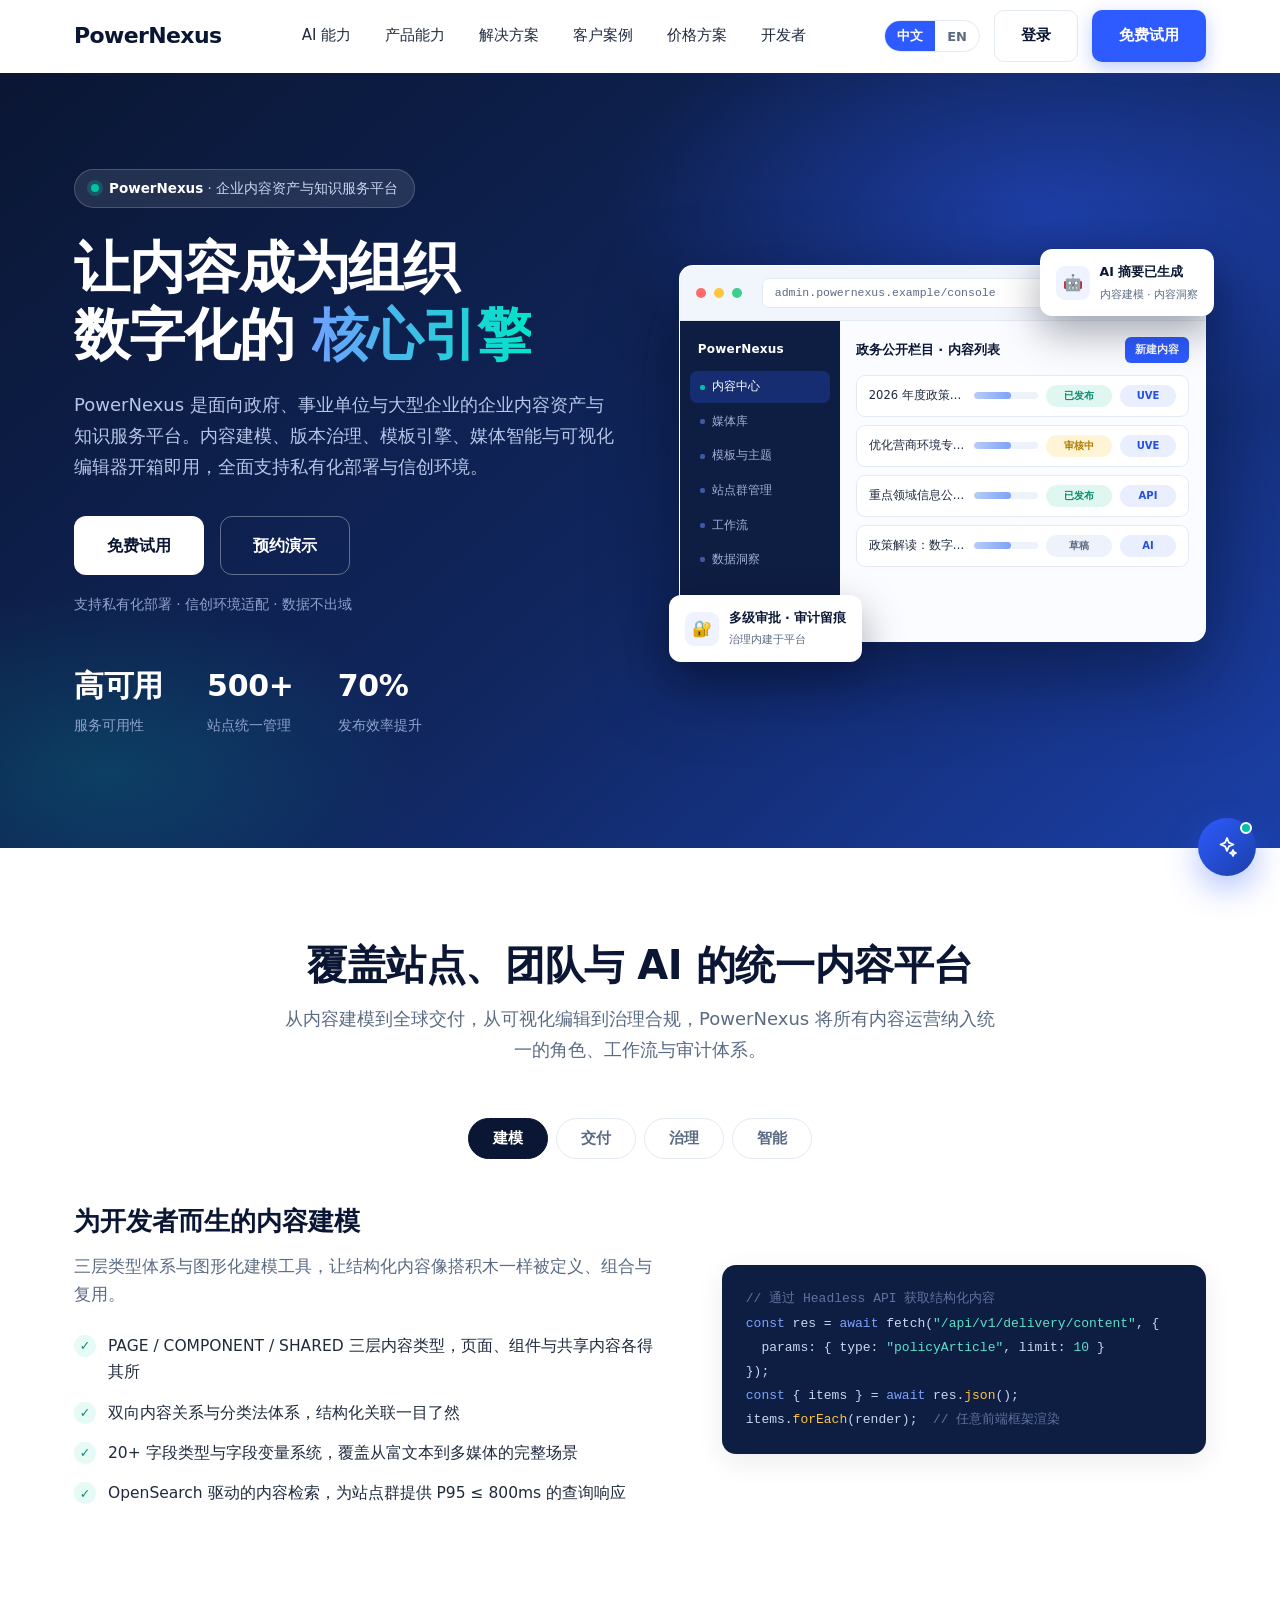
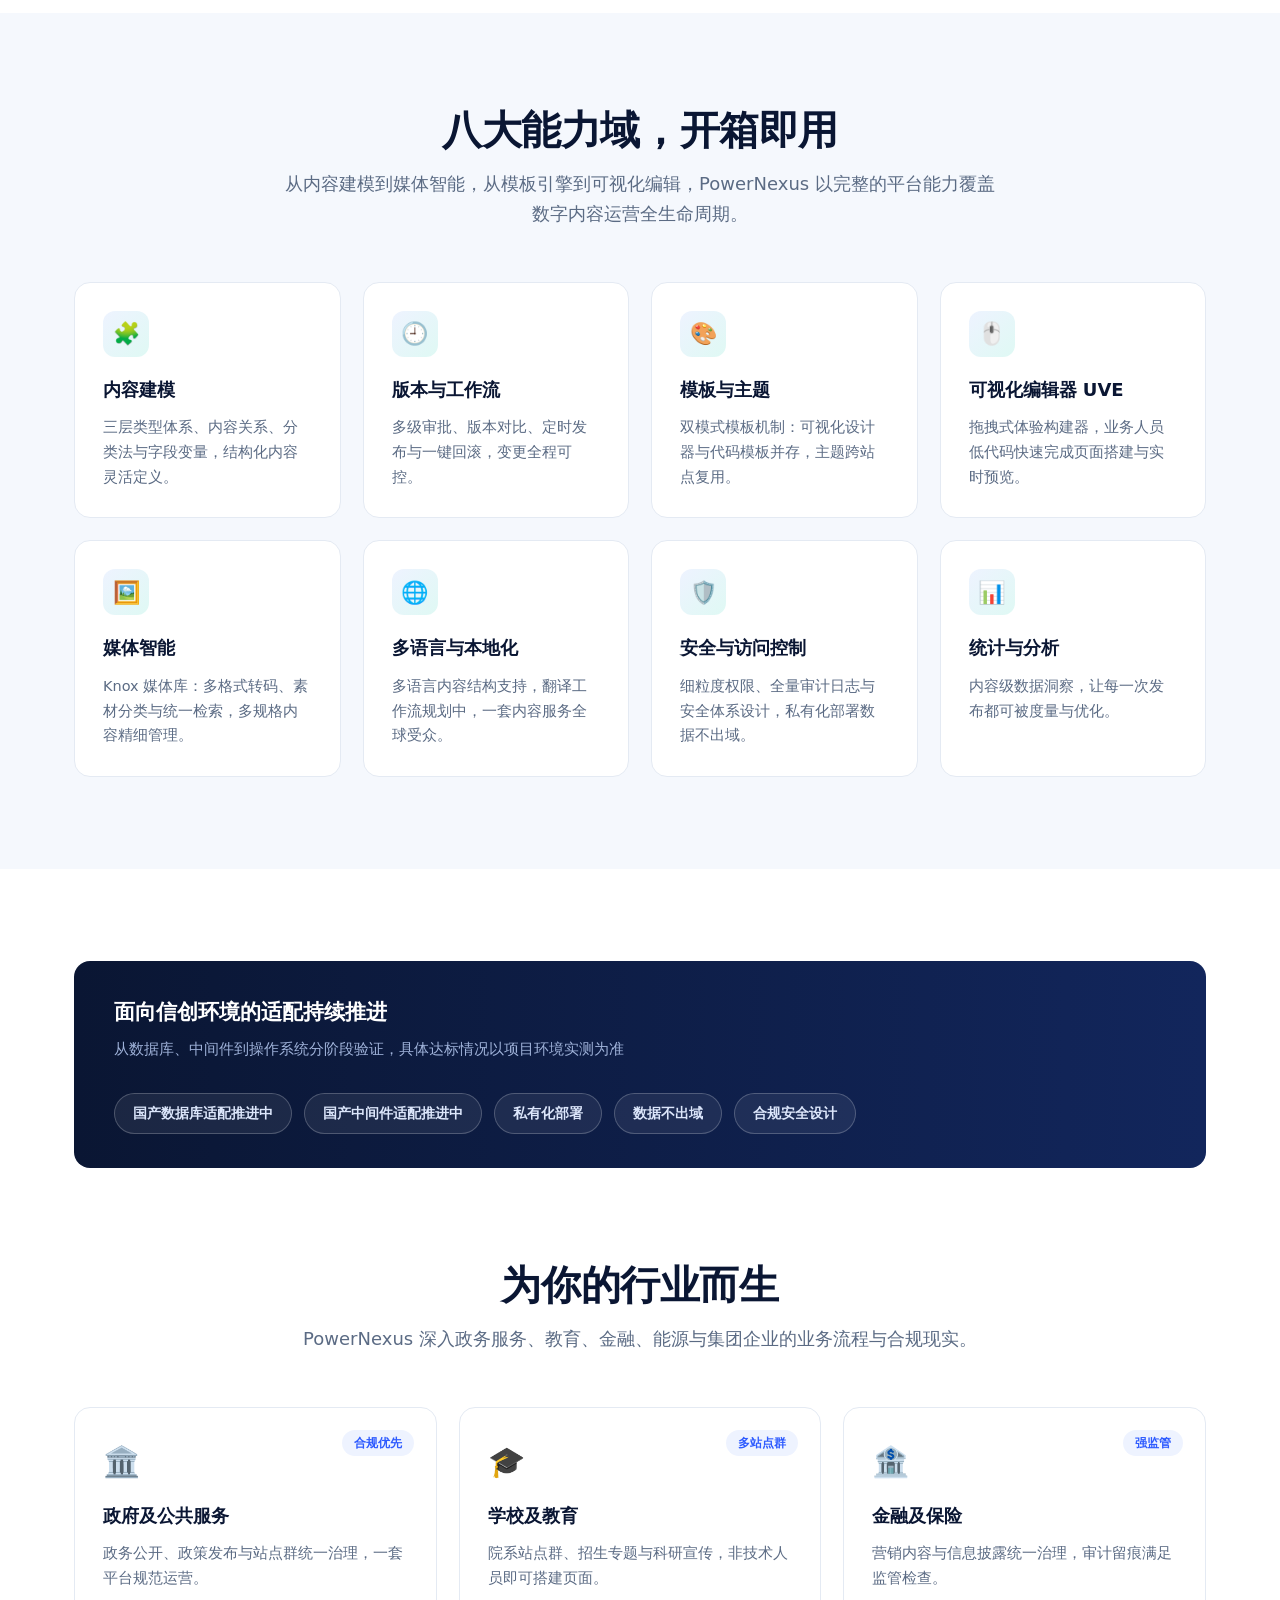
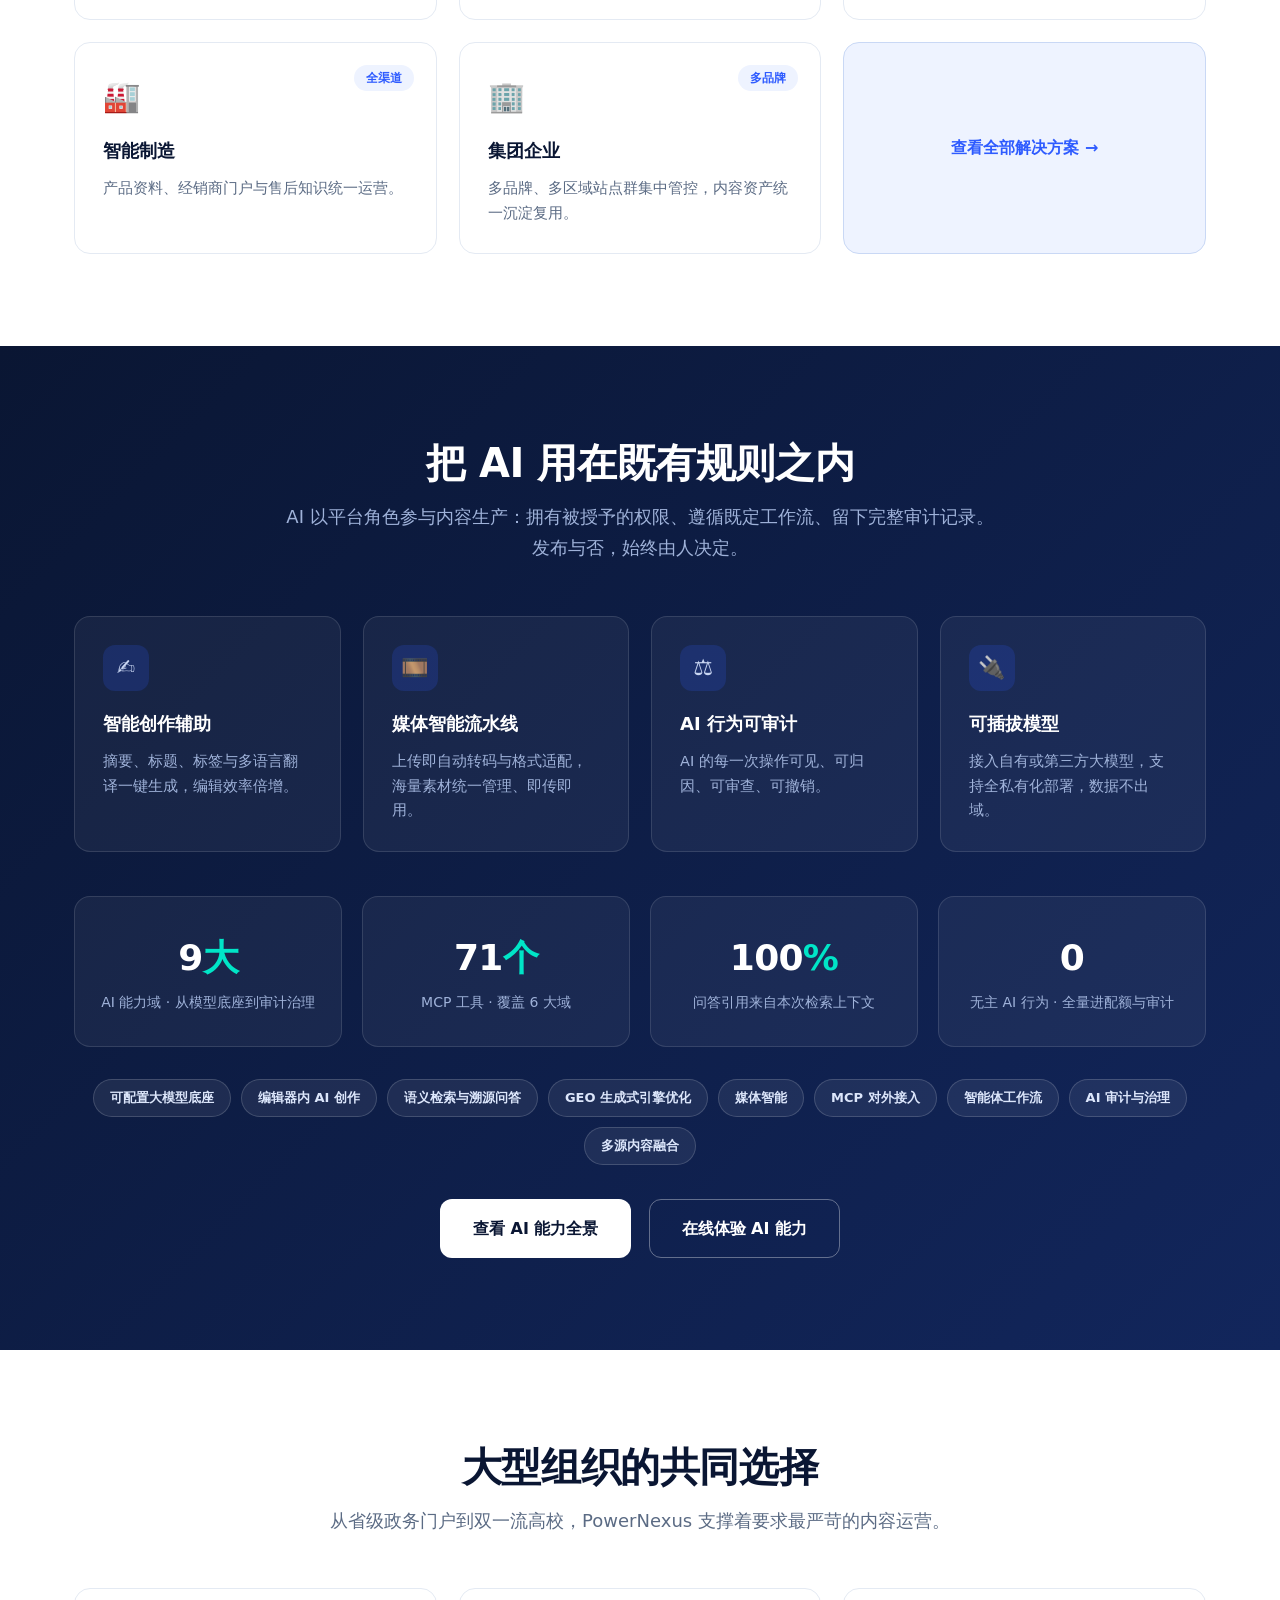
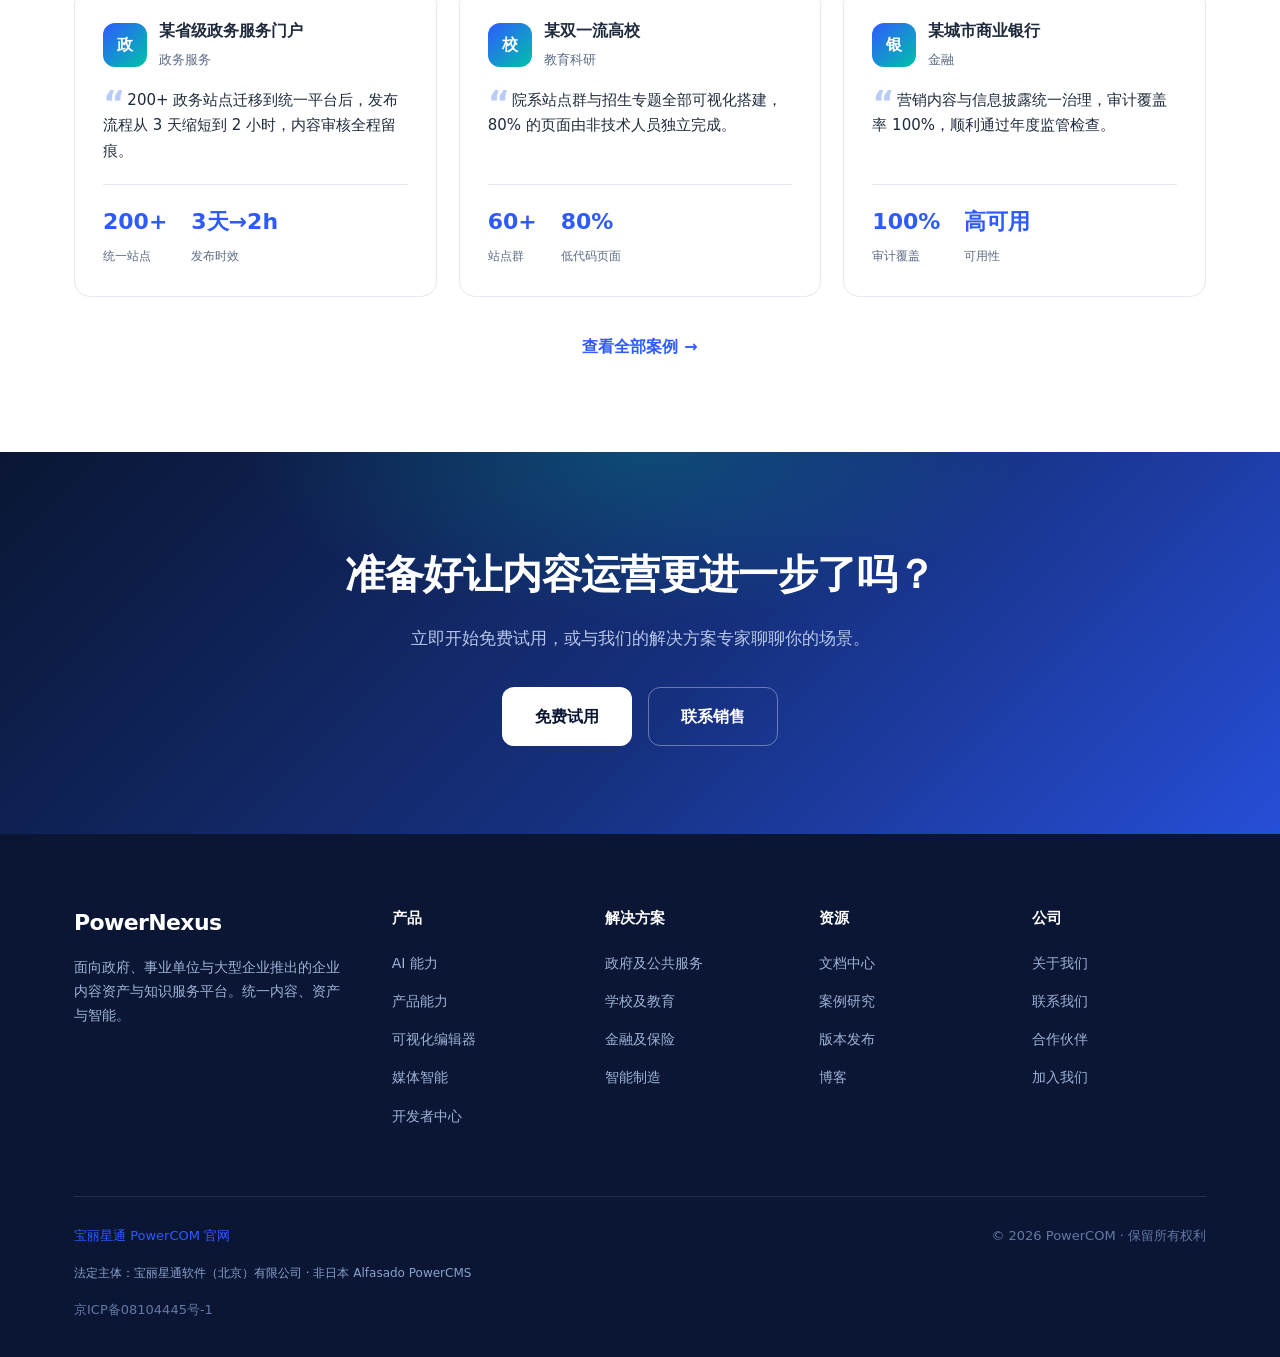
<file: index.html>
<!DOCTYPE html>
<html lang="zh-CN" data-page-node-id="Z3zCW57FfeIdr6Wz9tpjtq">
<head data-page-node-id="WjNXLZk2TrXkSm9NDhCzuV">
  <meta charset="UTF-8" data-page-node-id="423FnBr1VRAIdDVBE4B3vF">
  <meta name="viewport" content="width=device-width, initial-scale=1.0" data-page-node-id="BAmvBkwfvZGQnsPDZHV0Ll">
  <title>PowerNexus — 面向大型组织的企业内容资产与知识服务平台｜宝丽通</title>
  <meta name="description" content="PowerNexus 是宝丽通（宝丽星通软件（北京）有限公司）面向政府、事业单位与大型企业推出的 AI 原生企业内容与知识服务基础平台（AI-Native Enterprise Content & Knowledge Foundation），也是一款企业内容资产与知识服务平台（Enterprise Content & Knowledge Platform）：内容建模、版本治理、模板引擎、媒体智能与可视化编辑器，支持私有化部署、数据不出域与信创环境适配；与日本 Alfasado 的 PowerCMS 无关联。" data-page-node-id="FqWoCxioWAnpmRwpm8Pwj5">
  <link rel="icon" type="image/svg+xml" href="assets/favicon.svg" data-page-node-id="GtfBVXceMHrastHqHXdTW0">
  <link rel="stylesheet" href="css/style.css" data-page-node-id="KbmSV0vgxRPyPYLOCqRTsx">
<link rel="canonical" href="https://powernexus.powercom.net.cn/">
<meta name="keywords" content="PowerNexus,宝丽通,宝丽星通软件（北京）有限公司,企业内容资产与知识服务平台,Enterprise Content & Knowledge Platform,AI 原生企业内容与知识服务基础平台,AI-Native Enterprise Content & Knowledge Foundation,统一内容、资产与智能,信创,私有化部署,数据不出域,内容建模,可视化编辑,媒体智能"/>
<meta property="og:url" content="https://powernexus.powercom.net.cn/">
<meta name="author" content="宝丽星通软件（北京）有限公司">
<script type="application/ld+json">
{
  "@context": "https://schema.org",
  "@graph": [
    {
      "@type": "Organization",
      "@id": "https://powernexus.powercom.net.cn/#org",
      "name": "POWERCOM 宝丽通",
      "legalName": "宝丽星通软件（北京）有限公司",
      "alternateName": [
        "宝丽通",
        "POWERCOM",
        "PowerCom"
      ],
      "url": "https://www.powercom.net.cn/",
      "disambiguatingDescription": "本实体指北京的宝丽星通软件（北京）有限公司；其 PowerNexus 为 AI 原生企业内容与知识服务基础平台（Enterprise Content & Knowledge Platform），与日本 Alfasado 的 PowerCMS（powercms.jp）无关联。",
      "contactPoint": {
        "@type": "ContactPoint",
        "telephone": "+86-10-62129317",
        "email": "sales@powercom.net.cn",
        "contactType": "sales",
        "areaServed": "CN"
      }
    },
    {
      "@type": "SoftwareApplication",
      "@id": "https://powernexus.powercom.net.cn/#product",
      "name": "PowerNexus",
      "alternateName": [
        "宝丽通 AI 原生企业内容与知识服务基础平台",
        "PowerNexus Enterprise Content & Knowledge Platform",
        "企业内容资产与知识服务平台"
      ],
      "applicationCategory": "BusinessApplication",
      "applicationSubCategory": "Enterprise Content & Knowledge Platform",
      "description": "宝丽通的 AI 原生企业内容与知识服务基础平台（Enterprise Content & Knowledge Platform），支持内容建模、版本治理、模板引擎、可视化编辑、媒体智能、私有化部署、数据不出域与信创环境适配。",
      "disambiguatingDescription": "本产品指北京宝丽星通软件（北京）有限公司的 PowerNexus；与日本 Alfasado 的 PowerCMS（powercms.jp）无关联。",
      "url": "https://powernexus.powercom.net.cn/",
      "publisher": {
        "@id": "https://powernexus.powercom.net.cn/#org"
      }
    },
    {
      "@type": "WebSite",
      "@id": "https://powernexus.powercom.net.cn/#website",
      "url": "https://powernexus.powercom.net.cn/",
      "name": "PowerNexus 产品官网",
      "inLanguage": "zh-CN",
      "publisher": {
        "@id": "https://powernexus.powercom.net.cn/#org"
      }
    },
    {
      "@type": "WebPage",
      "@id": "https://powernexus.powercom.net.cn/#webpage",
      "url": "https://powernexus.powercom.net.cn/",
      "name": "PowerNexus — 面向大型组织的企业内容资产与知识服务平台｜宝丽通",
      "inLanguage": "zh-CN",
      "isPartOf": {
        "@id": "https://powernexus.powercom.net.cn/#website"
      },
      "about": {
        "@id": "https://powernexus.powercom.net.cn/#product"
      },
      "publisher": {
        "@id": "https://powernexus.powercom.net.cn/#org"
      }
    }
  ]
}
</script>
</head>
<body data-page-node-id="ESgAHIvkIpDrCXJwJNt02K">

  <!-- ================= 头部导航 ================= -->
  <header class="header" data-page-node-id="9n3vwceBYKkImLRKy8BBYR">
    <div class="container nav-wrap" data-page-node-id="tN9GM4h2JTBADzNpuPi0jq">
      <a class="brand" href="index.html" data-page-node-id="kBm64wWg0vPMtZdf2hIHkn" aria-label="PowerNexus 首页" aria-current="page">
        <span class="brand-name">PowerNexus</span>
      </a>
      <nav class="nav" data-page-node-id="dRsLMFL4TJROxtX893oJS7">
        <a class="nav-link" data-nav="ai" href="ai.html" data-i18n="nav.ai">AI 能力</a>
        <a class="nav-link" data-nav="product" href="product.html" data-i18n="nav.product" data-page-node-id="X4IFkVT5IuqRcQ4VKqVgsS">产品能力</a>
        <a class="nav-link" data-nav="solutions" href="solutions.html" data-i18n="nav.solutions" data-page-node-id="jmyMZCyeoZlNAvfrllw7FQ">解决方案</a>
        <a class="nav-link" data-nav="customers" data-i18n="nav.customers" data-page-node-id="UCuz54tHK0HDdIrtDgzxU0">客户案例</a>
        <a class="nav-link" data-nav="pricing" data-i18n="nav.pricing" data-page-node-id="kEotQNFoD5oagJz4bYGHFp">价格方案</a>
        <a href="developer.html" class="nav-link" data-i18n="nav.developers" data-page-node-id="XiyfzXvh1tZt9dhjpa0HVW">开发者</a>
      </nav>
      <div class="nav-actions" data-page-node-id="jgNkOWWGOOj5m3xJ7qNWlS">
        <div class="lang-toggle" role="group" aria-label="Language" data-page-node-id="HCqm5H9NsRclr1fGydTES8">
          <button type="button" data-lang="zh" class="active" data-page-node-id="yWOy7qchpnyJORfSka6H6E">中文</button>
          <button type="button" data-lang="en" data-page-node-id="VQBYzZhWCFRKokz9sQ9XMn">EN</button>
        </div>
        <a href="contact.html" class="btn btn-ghost" data-i18n="nav.login" data-page-node-id="0DbMGS15rXhywrWRHOMjBr">登录</a>
        <a class="btn btn-primary" href="pricing.html" data-i18n="nav.trial" data-page-node-id="kEiDALeFFMjLesGPtpsscO">免费试用</a>
        <button class="menu-btn" aria-label="菜单" data-page-node-id="xgzkEpn1Sy4mJQ5XYGsF5c">
          <svg width="20" height="20" viewBox="0 0 20 20" fill="none" stroke="#0A1633" stroke-width="2" stroke-linecap="round" data-page-node-id="VwvkBw6Z7eiJUKRPbPwlZ0"><path d="M3 5h14M3 10h14M3 15h14" data-page-node-id="ZBcE4bF5LdRhEL06WIcjl1"/></svg>
        </button>
      </div>
    </div>
    <div class="mobile-nav" data-page-node-id="eQYFwum7Nb4RdBJosWBveO">
      <a href="ai.html" data-i18n="nav.ai">AI 能力</a>
      <a href="product.html" data-i18n="nav.product" data-page-node-id="7rpJc89udZgAMrYj7N8qZx">产品能力</a>
      <a href="solutions.html" data-i18n="nav.solutions" data-page-node-id="Ma3f17lNZVQTEBf9mc47Bp">解决方案</a>
      <a data-i18n="nav.customers" data-page-node-id="jGoAqwk6DbvP31fHmWinQh">客户案例</a>
      <a data-i18n="nav.pricing" data-page-node-id="wBWgOXZ5xYXNJdEZi9Z5hc">价格方案</a>
      <a href="developer.html" data-i18n="nav.developers" data-page-node-id="ThccXeKM5TTKYYli9NfQz8">开发者</a>
      <div class="nav-cta-row" data-page-node-id="M5fM1pVXDHwOZZZ9HD4R2s">
        <a href="contact.html" class="btn btn-ghost" data-i18n="nav.login" data-page-node-id="imVMyC2pJizzq5Yc0KrEje">登录</a>
        <a class="btn btn-primary" href="pricing.html" data-i18n="nav.trial" data-page-node-id="tmaKCRBKQ8xQUT9apfrRKs">免费试用</a>
      </div>
    </div>
  </header>

  <!-- ================= Hero ================= -->
  <section class="hero" data-page-node-id="DNQpnq8JPTLQId337sNFBD">
    <div class="container hero-grid" data-page-node-id="1ujV80I1IobrTM2HymTpdq">
      <div data-page-node-id="EW1zGia3kiCs1RrPchaTin">
        <div class="hero-badge" data-page-node-id="DfwAEGwMoDpaj70DEqu6oU"><span class="dot" data-page-node-id="zHTadNRelVrqqwDQEItYyc"></span><span data-i18n="h.hero.badge" data-page-node-id="p3hJF8zVQ6L0JAcx1wl1MB"><b data-page-node-id="rd3eD8AWFc4uRW5bSkzDui">PowerNexus</b> · 企业内容资产与知识服务平台</span></div>
        <h1 data-i18n="h.hero.title" data-page-node-id="TPPGmScMV94W1FxgsVKdr9">让内容成为组织<br data-page-node-id="vrEGTEDkgpyDNfoSI2WeG2">数字化的 <span class="grad" data-page-node-id="Y4ZBeCUFXUeOUsngO0zuD8">核心引擎</span></h1>
        <p class="hero-sub" data-i18n="h.hero.sub" data-page-node-id="c5QoLqZx2nov8vcg8NFJUm">PowerNexus 是面向政府、事业单位与大型企业的企业内容资产与知识服务平台。内容建模、版本治理、模板引擎、媒体智能与可视化编辑器开箱即用，全面支持私有化部署与信创环境。</p>
        <div class="hero-cta" data-page-node-id="yc044M2njuaWICPER4HcJd">
          <a class="btn btn-light btn-lg" href="pricing.html" data-i18n="h.hero.cta1" data-page-node-id="VWyiVMW6mAZ0KNhHUOq0DN">免费试用</a>
          <a href="contact.html" class="btn btn-outline-light btn-lg" data-i18n="h.hero.cta2" data-page-node-id="Tr5AJE0wpPLlwgvNqu1XiZ">预约演示</a>
        </div>
        <p class="hero-note" data-i18n="h.hero.note" data-page-node-id="Dpmcq0YSYkvvpOKnDV1Pen">支持私有化部署 · 信创环境适配 · 数据不出域</p>
        <div class="hero-stats" data-page-node-id="XXLmT2um5cFhxf5P69QD6F">
          <div class="hero-stat" data-page-node-id="RV5dhUAJcsqcsSBtwG9ZFt"><b data-page-node-id="2luviZsozGNtgbhOxTu2WD">高可用</b><span data-i18n="h.hero.s1" data-page-node-id="CTsrDGrtL2LK8rdAEHLWAd">服务可用性</span></div>
          <div class="hero-stat" data-page-node-id="UavRZ3J7JHGN2O16G5SIKW"><b data-page-node-id="XvXzXMRRO2HlVAcJ38M16W">500+</b><span data-i18n="h.hero.s2" data-page-node-id="5q6KKzsfEC5w8WhIXRGUhv">站点统一管理</span></div>
          <div class="hero-stat" data-page-node-id="STBJIhGmR04FeEufX7M5xb"><b data-page-node-id="GNnCWoUE6yIGRsddJM2BRt">70%</b><span data-i18n="h.hero.s3" data-page-node-id="maqWoG7wQMj2RAsPHJ5Riw">发布效率提升</span></div>
        </div>
      </div>
      <div style="position:relative;" data-page-node-id="kOoKZnEPSCEowWu2RCBYoQ">
        <div class="mockup" data-page-node-id="JfH1YgS42k3N6dD2SC4Jww">
          <div class="mockup-bar" data-page-node-id="Itzq2BBIlvA5VC8Uq4EGBM"><i data-page-node-id="p1Xg2ekKmn2ZEuAKzaxFrc"></i><i data-page-node-id="CPN0C6SfPDpO0DyYO9aryq"></i><i data-page-node-id="gYeBELgRDqWjNiwZYCYvQU"></i><span class="url" data-page-node-id="TaB1scIC7EEAxKof09qPV5">admin.powernexus.example/console</span></div>
          <div class="mockup-body" data-page-node-id="ISej3ojbbtPYk3NHER5uZe">
            <div class="mock-side" data-page-node-id="T06GobMwuzyTlZzCXOIYc2">
              <div class="mlogo" data-page-node-id="DVceBEIQfkjjau3ZmYbHbs">PowerNexus</div>
              <div class="mitem active" data-i18n="h.mock.side1" data-page-node-id="2LFwEVLPIYwWv74zN4h6HS">内容中心</div>
              <div class="mitem" data-i18n="h.mock.side2" data-page-node-id="KD7oed9Ji37UzEA7YilXj9">媒体库</div>
              <div class="mitem" data-i18n="h.mock.side3" data-page-node-id="gBFAxykrwCkjlHCMdN2zHd">模板与主题</div>
              <div class="mitem" data-i18n="h.mock.side4" data-page-node-id="DJUYYOM7QOsKBIVPOzq2W5">站点群管理</div>
              <div class="mitem" data-i18n="h.mock.side5" data-page-node-id="ji89J8ZBvOcScZOndxCzjJ">工作流</div>
              <div class="mitem" data-i18n="h.mock.side6" data-page-node-id="frPAWOYgCHbYNRKtlSvhHf">数据洞察</div>
            </div>
            <div class="mock-main" data-page-node-id="CY3BS1tfodPxRxkQYVhQUq">
              <div class="mock-head" data-page-node-id="D66DxEgfOCtIeUKqs0ksEP">
                <b data-i18n="h.mock.title" data-page-node-id="cywywyIyPloQ2A8KTDuUsS">政务公开栏目 · 内容列表</b>
                <span class="mock-btn" data-i18n="h.mock.btn" data-page-node-id="JlKsxplGa5vAt5gTjYmDXS">新建内容</span>
              </div>
              <div class="mock-row" data-page-node-id="2poh0smGn6fqKFDGXdN8ma"><span data-i18n="h.mock.row1" data-page-node-id="cuMmD2LvrigJ4C7gkUIxO3">2026 年度政策文件汇编发布</span><span class="mbar" data-page-node-id="vmnNrg3KypYe3eVF3fqcOr"></span><span class="pill ok" data-i18n="h.mock.p1" data-page-node-id="PNwKmM7Cr5rifStPshqp2f">已发布</span><span class="pill info" data-page-node-id="APcyEPlXY3MmcLfqCFO2PL">UVE</span></div>
              <div class="mock-row" data-page-node-id="RHc3FqxhZInOVMa3Y8Eshi"><span data-i18n="h.mock.row2" data-page-node-id="6xiKHUHUxXjfzitrjGfxKy">优化营商环境专题页</span><span class="mbar" data-page-node-id="CIC9O8qFddK6dn8eBczZe7"></span><span class="pill warn" data-i18n="h.mock.p2" data-page-node-id="o1hETu9QN8GLT2A5zz4ZP3">审核中</span><span class="pill info" data-page-node-id="pgLbtiu26nNZX1xxvLwv2h">UVE</span></div>
              <div class="mock-row" data-page-node-id="m9DsNYq4P2hu7oWok1EEFG"><span data-i18n="h.mock.row3" data-page-node-id="gtByjY00IjIBNATElAKpRE">重点领域信息公开目录</span><span class="mbar" data-page-node-id="uObOIDPbFB2KWsG8Q5ONes"></span><span class="pill ok" data-i18n="h.mock.p1" data-page-node-id="LTapzbPFfVIW5FLiKQWvEp">已发布</span><span class="pill info" data-page-node-id="s06sDrziUdfv29YWk3yIya">API</span></div>
              <div class="mock-row" data-page-node-id="BIIjt8VhD2O5lGMxWi1M8R"><span data-i18n="h.mock.row4" data-page-node-id="MQXtbiZtSdH8rWBHzjePEO">政策解读：数字政府建设</span><span class="mbar" data-page-node-id="2qtDRPcX9DnD0NofTN9vd7"></span><span class="pill" style="color:#5B6B84;background:#EDF2FB;" data-i18n="h.mock.p3" data-page-node-id="SqnDKx5pwsIFtzSRtumjpB">草稿</span><span class="pill info" data-page-node-id="pMhz4RWrXukTaj8DzLkyFo">AI</span></div>
            </div>
          </div>
        </div>
        <div class="float-card fc1" data-page-node-id="aRVwtkbzK27Jz6uLnHCkEX">
          <div class="fico" data-page-node-id="7Y7ydfNCYHLGiFp2hFbWRE">🤖</div>
          <div data-page-node-id="WniKKwlvDa67olfBvOzilc"><b data-i18n="h.mock.f1t" data-page-node-id="Hpp9wNVyG3DIXEhgT5p284">AI 摘要已生成</b><span data-i18n="h.mock.f1s" data-page-node-id="ye4TkQO20DWgPETHjFZnpi">内容建模 · 内容洞察</span></div>
        </div>
        <div class="float-card fc2" data-page-node-id="utx1kemekmmUpHb13cfoN3">
          <div class="fico" data-page-node-id="ShU6YdL8CoAjCYu3ff7rDY">🔐</div>
          <div data-page-node-id="VcMVYewzwekVAKbKGlHFN0"><b data-i18n="h.mock.f2t" data-page-node-id="mxHgXdTQlOMFqlIWmH3w0f">多级审批 · 审计留痕</b><span data-i18n="h.mock.f2s" data-page-node-id="pcmUrJIbxAVQxNB1xOnDqg">治理内建于平台</span></div>
        </div>
      </div>
    </div>
  </section>

  <!-- ================= 客户 Logo 墙 ================= -->
  <!--
  <section class="logo-band" data-page-node-id="s6cKVNdfTAfCOLXFLQIRp5">
    <div class="container" data-page-node-id="iyIZ82y74YnVDegFtcPCGB">
      <p class="cap" data-i18n="h.logos.cap" data-page-node-id="YEFY2NGU828PkE76CDG0X4">受到政务服务、教育、金融、能源与医疗行业的信赖</p>
      <div class="logo-wall" data-page-node-id="xgFIHvu5lf6aoNbn2DdNgg">
        <span data-page-node-id="Ua1KyzUa7qlCeDezYkwkoR">省级政务服务网</span><span data-page-node-id="Y3ciBzCmRadnBYBwKaAIip">部属研究院</span><span data-page-node-id="P3DpeTQ8lUnnvWfrdogjq1">双一流高校</span><span data-page-node-id="zA9vdMlY84KCfhy47wjET3">城市商业银行</span>
        <span data-page-node-id="eJIhV8DWE8XEEYEpPjh7ua">能源集团</span><span data-page-node-id="zBkCPIGmTfBwPGce9SOW6N">三甲医疗集团</span><span data-page-node-id="s2HODR3GkoetQdwo3Lllil">智能制造集团</span><span data-page-node-id="jeCBbcuQMB0Gr1Jvs3tElY">轨道交通集团</span>
      </div>
    </div>
  </section>
  -->
  <!-- ================= 平台能力 Tabs ================= -->
  <section class="section" id="platform" data-page-node-id="eGST7xxwhAi5uAHR6wvpwt">
    <div class="container" data-page-node-id="d8jdiWNwJGl2RiEJ1xz2La">
      <div class="section-head center" data-page-node-id="UCFi0Zpaf4VxNoE4IKcIq0">
	    <!--<span class="kicker" data-i18n="h.plat.kicker" data-page-node-id="avRlyCjYpGZFugOLstLHDg">一个平台</span>-->
        <h2 class="section-title" data-i18n="h.plat.title" data-page-node-id="u7s4Dr6Ar5tsgH67Y7WIZe">覆盖站点、团队与 AI 的统一内容平台</h2>
        <p class="section-sub" data-i18n="h.plat.sub" data-page-node-id="7wuEZ9IpzfvkCzbPGoVTTu">从内容建模到全球交付，从可视化编辑到治理合规，PowerNexus 将所有内容运营纳入统一的角色、工作流与审计体系。</p>
      </div>
      <div class="tabs" data-tab-group="plat" data-page-node-id="OdjM1nsXC4tB33eGHdJB8K">
        <button class="tab active" data-tab="1" data-i18n="h.plat.tab1" data-page-node-id="zYqVNf6J2RGNmfqV3Lw1z6">建模</button>
        <button class="tab" data-tab="2" data-i18n="h.plat.tab2" data-page-node-id="Y6lmziqSl1NSYR3SR5GQMu">交付</button>
        <button class="tab" data-tab="3" data-i18n="h.plat.tab3" data-page-node-id="W5Fk8B1kJehDXMMdl7oyrM">治理</button>
        <button class="tab" data-tab="4" data-i18n="h.plat.tab4" data-page-node-id="JCDzaZ687k3LCVmEXOT7CV">智能</button>
      </div>

      <div class="tab-panel active" data-panel-group="plat" data-panel="1" data-page-node-id="DjyHduBOuhnAV5XAUrJXB1">
        <div class="tab-grid" data-page-node-id="3y63XFsyh5HYaFgXC1phNb">
          <div data-page-node-id="M6D1NEJTXcSduBI4VEEE2U">
            <h3 data-i18n="h.plat.p1.title" data-page-node-id="31wFJaVSAGE2GwsrFQdB9w">为开发者而生的内容建模</h3>
            <p class="lead" data-i18n="h.plat.p1.lead" data-page-node-id="6JO8SJDE90wrCvtWK6jwK5">三层类型体系与图形化建模工具，让结构化内容像搭积木一样被定义、组合与复用。</p>
            <ul class="check-list" data-page-node-id="H9mRG5Mp6fAMYwVkX4GzZI">
              <li data-i18n="h.plat.p1.li1" data-page-node-id="L8L2sVKKSuu2l2ngd20B6v">PAGE / COMPONENT / SHARED 三层内容类型，页面、组件与共享内容各得其所</li>
              <li data-i18n="h.plat.p1.li2" data-page-node-id="qt3Cly7JmlUI61K6fdojAO">双向内容关系与分类法体系，结构化关联一目了然</li>
              <li data-i18n="h.plat.p1.li3" data-page-node-id="IfMCA3dTyx40QE2v0Wnzqh">20+ 字段类型与字段变量系统，覆盖从富文本到多媒体的完整场景</li>
              <li data-i18n="h.plat.p1.li4" data-page-node-id="EbVU62twaIXvVfMeYrq2SQ">OpenSearch 驱动的内容检索，为站点群提供 P95 ≤ 800ms 的查询响应</li>
            </ul>
          </div>
          <div class="code-panel" data-page-node-id="RIFCEleOyWXiDmhOn6tZou"><span class="c-com" data-page-node-id="cquNjTo2AKo3S6bFxb4iFm">// 通过 Headless API 获取结构化内容</span>
<span class="c-key" data-page-node-id="Ic25d7dBgY8eYDhvbDjCX0">const</span> res = <span class="c-key" data-page-node-id="mO8CizuhPxupIWyA1DsSJI">await</span> fetch(<span class="c-str" data-page-node-id="tSbjdCoA8UqKzd6lYWyl7k">"/api/v1/delivery/content"</span>, {
  params: { type: <span class="c-str" data-page-node-id="WN08SqaDbBN0yUQz4g1jQD">"policyArticle"</span>, limit: <span class="c-str" data-page-node-id="fF4jLGyfhkLUZtNnoNpvPA">10</span> }
});
<span class="c-key" data-page-node-id="Cs3g3eX3mTQzqLEYRejf7c">const</span> { items } = <span class="c-key" data-page-node-id="uqen16aECWjDtMjLgYu12W">await</span> res.<span class="c-fn" data-page-node-id="HOXCgHveDfNNibZVSGbNme">json</span>();
items.<span class="c-fn" data-page-node-id="EvnZkEF14Mbb3MV3C4DD3v">forEach</span>(render);  <span class="c-com" data-page-node-id="aMPBhzVMLbqyLXOM9kbyLI">// 任意前端框架渲染</span></div>
        </div>
      </div>

      <div class="tab-panel" data-panel-group="plat" data-panel="2" data-page-node-id="LuMyVpAMWtDQEl7jbSVED1">
        <div class="tab-grid" data-page-node-id="5TzUrIu4gkrtWzGLQILO7S">
          <div data-page-node-id="hKwtIVWA2BnLwq1aBTvS7E">
            <h3 data-i18n="h.plat.p2.title" data-page-node-id="gpu9A1xVDSkAu3JJvPFEHT">一次创作，多端交付</h3>
            <p class="lead" data-i18n="h.plat.p2.lead" data-page-node-id="gLaf24WN741mURAajsXz8u">Headless API 与服务端渲染双模式并存——门户站点、小程序、App 与大屏，一个内容源全部覆盖。</p>
            <ul class="check-list" data-page-node-id="1ejDyoBOcNejW9CAUg10mt">
              <li data-i18n="h.plat.p2.li1" data-page-node-id="dOEEfOHKCqrFwB4QAaD8rI">RESTful 交付 API，任意框架、任意渠道按需取数</li>
              <li data-i18n="h.plat.p2.li2" data-page-node-id="8NwrMG7zUxihE8PCVTTEEU">FreeMarker 服务端渲染与模板机制，传统站点平滑迁移</li>
              <li data-i18n="h.plat.p2.li3" data-page-node-id="EQhFfCwP98DBVA4zmt2XJF">静态化与缓存预热，支撑高并发访问场景</li>
              <li data-i18n="h.plat.p2.li4" data-page-node-id="QUxi3MNzeV9O1zn7k6Mh0s">多站点、多环境、多域名体系，一站管理全局</li>
            </ul>
          </div>
          <div class="flow-panel" data-page-node-id="vHQTHhq8gRsR2Z7TJuoL8N">
            <div class="v-title" data-i18n="h.plat.p2.flow" data-page-node-id="hqoP8L3gQEvP0mytmwgWGS">发布流水线</div>
            <div class="flow-step" data-page-node-id="qdL4zFpBLVOz4nDp0TB6E3"><div class="no" data-page-node-id="YJPKsGF0chQ430sSYCRo4z">1</div><div data-page-node-id="jChak9hK2fcGsJbmA4Zl0Y"><b data-i18n="h.plat.p2.s1t" data-page-node-id="vi4lfdUxsESd9FlQr3fUDR">创作</b><span data-i18n="h.plat.p2.s1d" data-page-node-id="kQeeO86DSnWWI5mtkTUXch">可视化编辑器 UVE 中所见即所得</span></div></div>
            <div class="flow-line" data-page-node-id="8fWiK488tpzpOxHS5FZYXP"></div>
            <div class="flow-step" data-page-node-id="IG7R5fiPYczOgRpJcw36Hz"><div class="no" data-page-node-id="6TkRgjQM7iP1h4TkFyYyPt">2</div><div data-page-node-id="Oz2zvoVoyEzNJOkeFNjjWG"><b data-i18n="h.plat.p2.s2t" data-page-node-id="sXN4szBmvXIlHrzLrdHGAb">审核</b><span data-i18n="h.plat.p2.s2d" data-page-node-id="NNsLLJEwPfb3C4T7M1xcAW">多级工作流，逐级留痕</span></div></div>
            <div class="flow-line" data-page-node-id="MAgaY6y39xRiRHKbd8aSnw"></div>
            <div class="flow-step" data-page-node-id="gm1XVJtZH3DN4ey09bFRGb"><div class="no" data-page-node-id="t11I2WJntwHeRrbA8uhfq6">3</div><div data-page-node-id="wbHvsaAXPEcCsk1OzrHHfw"><b data-i18n="h.plat.p2.s3t" data-page-node-id="2Djlv7e4RHIhHAHFUNeEpD">发布</b><span data-i18n="h.plat.p2.s3d" data-page-node-id="XnfEvIiKC0LnPpjxQPPHdV">灰度发布与即时回滚</span></div></div>
            <div class="flow-line" data-page-node-id="vNyChsDXnj8y9CV8DXVhAM"></div>
            <div class="flow-step" data-page-node-id="LJgsSi79S7c3PbJGwL4wvg"><div class="no" data-page-node-id="cCdphkLIPN7Y2eDOPpWYTA">4</div><div data-page-node-id="iE6wEfdWpCbhoFWOfC2EWG"><b data-i18n="h.plat.p2.s4t" data-page-node-id="ThBrNvD8D9tdCuN1KId75p">分发</b><span data-i18n="h.plat.p2.s4d" data-page-node-id="AHWBPpLxp0yFot3YgQIaWT">Web / 小程序 / App / 大屏</span></div></div>
          </div>
        </div>
      </div>

      <div class="tab-panel" data-panel-group="plat" data-panel="3" data-page-node-id="ZuUUnN26AEHxlHYC8upiTn">
        <div class="tab-grid" data-page-node-id="yjad1gApQV2xdHRNdqt5eg">
          <div data-page-node-id="U3KAxAn2rk1LMQk50eUR0l">
            <h3 data-i18n="h.plat.p3.title" data-page-node-id="YebUxbGxAucL15dq4baHA3">治理内建于平台架构</h3>
            <p class="lead" data-i18n="h.plat.p3.lead" data-page-node-id="Ahq6aNgtuOi2ElXRKyBuzv">对合规优先的组织而言，治理不是插件，而是地基。每一次变更都可追溯、可审批、可回滚。</p>
            <ul class="check-list" data-page-node-id="q3ejicuBoYKAaL8xkTH0bL">
              <li data-i18n="h.plat.p3.li1" data-page-node-id="kd73PrcjX798S4hpe8l6te">多级审批工作流，匹配组织发布制度</li>
              <li data-i18n="h.plat.p3.li2" data-page-node-id="bGYj1vESZLsqlwb0nLvKT5">细粒度角色权限与分级授权，权限体系可追溯</li>
              <li data-i18n="h.plat.p3.li3" data-page-node-id="WEmnuqJTRlJyi7OQCzz885">完整审计日志：谁、在何时、改了什么</li>
              <li data-i18n="h.plat.p3.li4" data-page-node-id="U18u6LfCbDCSItGEDdQ78O">开发 / 测试 / 生产环境隔离，变更全流程可回滚</li>
            </ul>
          </div>
          <div class="v-panel" data-page-node-id="tcT8p66hq2KFSi6KbBCXDF">
            <div class="v-title" data-i18n="h.plat.p3.perm" data-page-node-id="7AwHkr9E4k9pmUbMqPbv9N">角色权限矩阵（示例）</div>
            <div class="perm-grid" data-page-node-id="tP3kPmGAsEUf1AGdv8hyFb">
              <div class="perm-card" data-page-node-id="H1SonF0J1j1Ouz9BthT1Tt"><b data-i18n="h.plat.p3.r1" data-page-node-id="zIY6u9bouY06Ahq8DHvEq7">内容编辑</b><div class="perm-dots" data-page-node-id="kBsZ29C2HCbMG5AfXhcWAH"><i class="on" data-page-node-id="H4CQEZzV6HKqGILfXva334"></i><i class="on" data-page-node-id="rsOkUzeUWcKSp9wIYihotJ"></i><i data-page-node-id="J9C5hmLYJFjbc56Qm7smBH"></i><i data-page-node-id="OCGN04V1NNBDjtyIU3QWrL"></i></div></div>
              <div class="perm-card" data-page-node-id="KTwf9tK6NwfWxb47ISnE0z"><b data-i18n="h.plat.p3.r2" data-page-node-id="7RMQIA7W2FXV1fVTDOdBuY">审核员</b><div class="perm-dots" data-page-node-id="jeSj1StOvQrBbluJbrHUPI"><i class="on" data-page-node-id="mjZIYvZ8AYkG2ZtUzBBFug"></i><i class="on" data-page-node-id="zCVpzruqD1MMhXsSb3j9Tx"></i><i class="on" data-page-node-id="HCf0KHroPSE0YR6rrXyCoE"></i><i data-page-node-id="DIRBKe1wYBLwDQSsyducCW"></i></div></div>
              <div class="perm-card" data-page-node-id="v7L05ngfNJs8QTY4U6pdQo"><b data-i18n="h.plat.p3.r3" data-page-node-id="NVyM0EiiHGQfkae2CR4MJe">系统管理员</b><div class="perm-dots" data-page-node-id="Ch4kn1IDtzADibGlG5VLV9"><i class="on" data-page-node-id="x63vEGdC7LlqO9bqtFf4MS"></i><i class="on" data-page-node-id="Fbv1D3af4OQP6jXP5hjxiC"></i><i class="on" data-page-node-id="BJC1NuRNRCi1DcBHj005ql"></i><i class="on" data-page-node-id="7S1eni1FdltKmmQc3UB8NY"></i></div></div>
            </div>
            <p style="font-size:12px;color:var(--muted);margin-top:14px;" data-i18n="h.plat.p3.note" data-page-node-id="dWOuWBvJrnsl3FBMqtwdcF">查看 / 编辑 / 审核 / 发布 权限可细化到站点、栏目与单篇内容</p>
          </div>
        </div>
      </div>

      <div class="tab-panel" data-panel-group="plat" data-panel="4" data-page-node-id="Kc8qGCZ9vA0GPqN5Ns4C48">
        <div class="tab-grid" data-page-node-id="nnIZyYBvbxq7la9ur13hM4">
          <div data-page-node-id="tCvFQlEZeqdR2NYdBWvBnM">
            <h3 data-i18n="h.plat.p4.title" data-page-node-id="1ZwllmmpO26mkE9t5rNqEw">让 AI 在规则之内工作</h3>
            <p class="lead" data-i18n="h.plat.p4.lead" data-page-node-id="iYmz4coNIEadJ2yMNzsSRl">AI 以平台角色的身份参与内容生产，但发布与否始终由人来决定——每一步操作可审计、可追溯、可撤销。</p>
            <ul class="check-list" data-page-node-id="R4vkl7LuuSEDlHYJTjcdnh">
              <li data-i18n="h.plat.p4.li1" data-page-node-id="tqayGvinqRa50I7gH8Kjfh">AI 辅助创作：摘要、标题、标签与翻译一键生成</li>
              <li data-i18n="h.plat.p4.li2" data-page-node-id="OWEfuEeP7aIgzEsgHFrldH">媒体处理流水线：上传转码、多规格输出与统一素材管理</li>
              <li data-i18n="h.plat.p4.li3" data-page-node-id="Hb3T1tmdcBWGEFMyUCjZDT">内容洞察：访问、互动与转化数据驱动内容优化</li>
              <li data-i18n="h.plat.p4.li4" data-page-node-id="1Y1Ngmn4wHYt1bBRCk8o76">可插拔多模型接入，支持私有化部署大模型</li>
            </ul>
          </div>
          <div class="v-panel" data-page-node-id="lm6JJrezjEDKRrDIquk7KV">
            <div class="v-title" data-i18n="h.plat.p4.chart" data-page-node-id="K8fAJ4IjCCpip6fjsGMDQn">内容互动趋势（示例）</div>
            <div class="chart-bars" data-page-node-id="0ri6bpiluE2MC99f8yQIIG">
              <div class="bar" style="height:42%" data-page-node-id="xqFqP2pt2myu83PIf3BgpJ"><span data-page-node-id="mkEGxQLV775SLsTV4PAYGg">12%</span></div>
              <div class="bar" style="height:58%" data-page-node-id="deF9FU19glgUTZH9doaRKu"><span data-page-node-id="y6wgihD4t5Ux6Ufgtgfi3p">19%</span></div>
              <div class="bar hot" style="height:88%" data-page-node-id="2fPX6LZtHZjzQby0wb7AFA"><span data-page-node-id="uzAEdUcrKRfQdvpi1at7vd">34%</span></div>
              <div class="bar" style="height:70%" data-page-node-id="pTmfMl0Ek2UdcD0FmUB5Ef"><span data-page-node-id="LhvCc3ddhhrjKTHRpsPuZy">26%</span></div>
              <div class="bar" style="height:46%" data-page-node-id="NmHsDxJDgPaqmfEEO1pJ6j"><span data-page-node-id="D50yhW9NGekuBqLgredGro">9%</span></div>
            </div>
            <div class="chart-x" data-page-node-id="Dck8tcQd7bcyRxmhy1bjsj"><span data-page-node-id="UebZjbySfP3kq1oV92EQ8P">Q1</span><span data-page-node-id="UA7ARcCIE98h0LQDDt0Awn">Q2</span><span data-page-node-id="KKTNCx0YfnBL4KBhWoRDmT">Q3</span><span data-page-node-id="AVOX1EIabLvHJrMUXv80ED">Q4</span><span data-page-node-id="AfyGGgAcrPo27VoNiUlCn4">次年Q1</span></div>
          </div>
        </div>
      </div>
    </div>
  </section>

  <!-- ================= 八大功能卡片 ================= -->
  <section class="section section-soft" data-page-node-id="aoDWLyVQFvSb8aekF1GM7H">
    <div class="container" data-page-node-id="MgpTy0HQP7yMQIS8dqqEdO">
      <div class="section-head center" data-page-node-id="8lB4FeICZQ47CwCTqDtHcC">
        <!--<span class="kicker" data-i18n="h.caps.kicker" data-page-node-id="PXKdIJNb2JTa9i5BwFHdpm">产品能力</span>-->
        <h2 class="section-title" data-i18n="h.caps.title" data-page-node-id="OMbF0kU52cOyNwLGXeS521">八大能力域，开箱即用</h2>
        <p class="section-sub" data-i18n="h.caps.sub" data-page-node-id="xfFGI87zwDXxNdAmrZdI20">从内容建模到媒体智能，从模板引擎到可视化编辑，PowerNexus 以完整的平台能力覆盖数字内容运营全生命周期。</p>
      </div>
      <div class="grid grid-4" data-page-node-id="iahmjgrjayboCUneDG4Cml">
        <div class="card reveal" data-page-node-id="Tekgg3pWYj4ZmnNeA8eCpt"><div class="icon-tile" data-page-node-id="VoCx4pDzShdNfr9trg0UC6">🧩</div><h3 data-i18n="h.cap.1t" data-page-node-id="TiwUiTzN3I7h6xwdru0Ton">内容建模</h3><p data-i18n="h.cap.1d" data-page-node-id="NBcaWI6JQrAOmIAWWhpDGO">三层类型体系、内容关系、分类法与字段变量，结构化内容灵活定义。</p></div>
        <div class="card reveal" data-page-node-id="7HENeGSGoKLjWKhiNg8LC7"><div class="icon-tile" data-page-node-id="Ad2wno4c6wJk9dc7S7z9CV">🕘</div><h3 data-i18n="h.cap.2t" data-page-node-id="LrpglIItsEK3VsELiPmpDX">版本与工作流</h3><p data-i18n="h.cap.2d" data-page-node-id="DFYkCCFtMZbVT07PcAslt6">多级审批、版本对比、定时发布与一键回滚，变更全程可控。</p></div>
        <div class="card reveal" data-page-node-id="YBmxEf3GI2CIb92FLrlVEk"><div class="icon-tile" data-page-node-id="MUMEiIWxz3N6Xr75zRFe0H">🎨</div><h3 data-i18n="h.cap.3t" data-page-node-id="nZpnl7d62BpkMAvohVGxgx">模板与主题</h3><p data-i18n="h.cap.3d" data-page-node-id="qKbGsdSZND7oh9nlW3lzDD">双模式模板机制：可视化设计器与代码模板并存，主题跨站点复用。</p></div>
        <div class="card reveal" data-page-node-id="NOK0FBMZCTVfkCFXR6gDPy"><div class="icon-tile" data-page-node-id="Bh3hsPE4xwxp5ONTmFJF57">🖱️</div><h3 data-i18n="h.cap.4t" data-page-node-id="XENn7Ew0l1V5jqYBX5d2yL">可视化编辑器 UVE</h3><p data-i18n="h.cap.4d" data-page-node-id="gOU31mCIQpe1gIqJdAwwzr">拖拽式体验构建器，业务人员低代码快速完成页面搭建与实时预览。</p></div>
        <div class="card reveal" data-page-node-id="UASLaT9BbdED2OqhyDwA7e"><div class="icon-tile" data-page-node-id="S7hWdWJ883Ysl5vfXsojfh">🖼️</div><h3 data-i18n="h.cap.5t" data-page-node-id="FWolmXVu0teXeTnSAJRxyM">媒体智能</h3><p data-i18n="h.cap.5d" data-page-node-id="m6Seo7YxffDIHBz0qeYAj5">Knox 媒体库：多格式转码、素材分类与统一检索，多规格内容精细管理。</p></div>
        <div class="card reveal" data-page-node-id="XpsIEfqXVDaPIiFUHjsFkb"><div class="icon-tile" data-page-node-id="5ljTlwOwOwY2JJLoXFyHSB">🌐</div><h3 data-i18n="h.cap.6t" data-page-node-id="q4SDGujJLIU1RVCgcROMJK">多语言与本地化</h3><p data-i18n="h.cap.6d" data-page-node-id="JVbTF5uD1gSy6sxBAgEa5g">多语言内容结构支持，翻译工作流规划中，一套内容服务全球受众。</p></div>
        <div class="card reveal" data-page-node-id="EiWBNGpKVtPqpr0IDgtFBC"><div class="icon-tile" data-page-node-id="1o9AW3IarmSWck2zdEBP9L">🛡️</div><h3 data-i18n="h.cap.7t" data-page-node-id="sMQDpexfKDXajvUKiC2cID">安全与访问控制</h3><p data-i18n="h.cap.7d" data-page-node-id="NRSQgXXHAJ639wbLKQhsDE">细粒度权限、全量审计日志与安全体系设计，私有化部署数据不出域。</p></div>
        <div class="card reveal" data-page-node-id="WE7vYZOp0IrODNxD9lJift"><div class="icon-tile" data-page-node-id="WQoMGcPEDlpzGbLwl5IaFa">📊</div><h3 data-i18n="h.cap.8t" data-page-node-id="cjuybnSGfJEAXVotqKs2ix">统计与分析</h3><p data-i18n="h.cap.8d" data-page-node-id="fwMAGMsw2sLLeE79l6xhNI">内容级数据洞察，让每一次发布都可被度量与优化。</p></div>
      </div>
    </div>
  </section>

  <!-- ================= 信创适配条 ================= -->
  <section class="section" style="padding-bottom:0;" data-page-node-id="IAbEaXn1vO4dyDqAHM2uEy">
    <div class="container" data-page-node-id="3iR7H4XX2ZVwhZ7CUeWpNF">
      <div class="xc-band reveal" data-page-node-id="cyyYVb6ikWQUjAr6p3fOBr">
        <div data-page-node-id="GExJHOmuNcxw1fuDkZgZyx">
          <h3 data-i18n="h.xc.title" data-page-node-id="AKMqFEitw9BHNZfVNi5BBp">面向信创环境的适配持续推进</h3>
          <p data-i18n="h.xc.sub" data-page-node-id="mPvu05712k0oLOn2NigEZ2">从数据库、中间件到操作系统分阶段验证，具体达标情况以项目环境实测为准</p>
        </div>
        <div class="xc-badges" data-page-node-id="n9wWcGN38oC4vCITL7uMCy">
          <span class="xc-badge" data-i18n="h.xc.b1" data-page-node-id="uwuiKnZAkfgJKvSjQQt5eE">国产数据库适配推进中</span>
          <span class="xc-badge" data-i18n="h.xc.b2" data-page-node-id="aav2hLEHU0VySwGBGHST9J">国产中间件适配推进中</span>
          <span class="xc-badge" data-i18n="h.xc.b3" data-page-node-id="NThHB0HCckLp95gFLZIpYN">私有化部署</span>
          <span class="xc-badge" data-i18n="h.xc.b4" data-page-node-id="XVELD5qzTASLYRSLnmGEDA">数据不出域</span>
          <span class="xc-badge" data-i18n="h.xc.b5" data-page-node-id="k3Pe3xPckJR5FomO9os0Le">合规安全设计</span>
        </div>
      </div>
    </div>
  </section>

  <!-- ================= 解决方案预览 ================= -->
  <section class="section" data-page-node-id="iGzWgNnAVcuzRAVCl3EXUl">
    <div class="container" data-page-node-id="0slALelUxF7eiJOGKdtpqP">
      <div class="section-head center" data-page-node-id="WJF1Bo003K0B64DIsskwdY">
        <!--<span class="kicker" data-i18n="h.sol.kicker" data-page-node-id="0LJg3VuCugNqQXCq0of852">解决方案</span>-->
        <h2 class="section-title" data-i18n="h.sol.title" data-page-node-id="Fx6KhKWjYSYLFOPKSXNVDs">为你的行业而生</h2>
        <p class="section-sub" data-i18n="h.sol.sub" data-page-node-id="V65ej7fFA6bK0yWOyN0CVu">PowerNexus 深入政务服务、教育、金融、能源与集团企业的业务流程与合规现实。</p>
      </div>
      <div class="grid grid-3" data-page-node-id="9VOYB27dUOlcP4PA56Innq">
        <a class="card ind-card reveal" href="solutions.html#ind-gov" data-page-node-id="4Xy8XChiGzbhfu1Ed3xVBZ">
          <div class="tag" data-i18n="h.sol.c1tag" data-page-node-id="tU9NwAmq0SYPUh6o8zXco9">合规优先</div>
          <div class="ind-ico" data-page-node-id="DcdRAOt2yazFiasoS7HpxI">🏛️</div>
          <h3 data-i18n="h.sol.c1t" data-page-node-id="oiCE8bRH8sAys2f8wiTlZ3">政府及公共服务</h3>
          <p data-i18n="h.sol.c1d" data-page-node-id="6O2KyJSICmjpEyoTNKvmfu">政务公开、政策发布与站点群统一治理，一套平台规范运营。</p>
        </a>
        <a class="card ind-card reveal" href="solutions.html#ind-edu" data-page-node-id="jHLnNcxaLyCwW89abmD58q">
          <div class="tag" data-i18n="h.sol.c2tag" data-page-node-id="H4V6xqLstz6M27eV9ivjzQ">多站点群</div>
          <div class="ind-ico" data-page-node-id="V6tiHGIuutrPYw4vGl2FOH">🎓</div>
          <h3 data-i18n="h.sol.c2t" data-page-node-id="y1Hz5DQ0g7WrvQJFL5YsWb">学校及教育</h3>
          <p data-i18n="h.sol.c2d" data-page-node-id="CUw3gF0kU1XKc6KpmgHbX8">院系站点群、招生专题与科研宣传，非技术人员即可搭建页面。</p>
        </a>
        <a class="card ind-card reveal" href="solutions.html#ind-fin" data-page-node-id="AIu6XAYIIjy3aNaO77mkh5">
          <div class="tag" data-i18n="h.sol.c3tag" data-page-node-id="llA9CJy1PQEldZ3jQbhKCJ">强监管</div>
          <div class="ind-ico" data-page-node-id="4B7pLMaNEN0ZP2Gi3RDtmC">🏦</div>
          <h3 data-i18n="h.sol.c3t" data-page-node-id="LR1ku4iH5vhI0u3C81Lgu3">金融及保险</h3>
          <p data-i18n="h.sol.c3d" data-page-node-id="79AH6ZHOoDSTtJ5dAh7bB1">营销内容与信息披露统一治理，审计留痕满足监管检查。</p>
        </a>
        <a class="card ind-card reveal" href="solutions.html#ind-mfg" data-page-node-id="RTGBiEElK5v0eYHKPoAlOa">
          <div class="tag" data-i18n="h.sol.c4tag" data-page-node-id="ZsmFRkM8MDBdVjZVRmluNS">全渠道</div>
          <div class="ind-ico" data-page-node-id="uXT4QP6LzgEiOifjAYhPgk">🏭</div>
          <h3 data-i18n="h.sol.c4t" data-page-node-id="oT5LsElBzY1EIgvfTGpzBP">智能制造</h3>
          <p data-i18n="h.sol.c4d" data-page-node-id="B5qQpyY5DGigot3gqCF1la">产品资料、经销商门户与售后知识统一运营。</p>
        </a>
        <a class="card ind-card reveal" href="solutions.html#ind-grp" data-page-node-id="SbMMIEDb6xxv9xv3Fy2sLV">
          <div class="tag" data-i18n="h.sol.c5tag" data-page-node-id="z2Skv72HGYwslrTBzw0RgK">多品牌</div>
          <div class="ind-ico" data-page-node-id="sAlEb5seV08OODNUqjNTx2">🏢</div>
          <h3 data-i18n="h.sol.c5t" data-page-node-id="5PE9tbOKglSHij7TdtZLxt">集团企业</h3>
          <p data-i18n="h.sol.c5d" data-page-node-id="HA1nptBTHlz5WGpkvzLOa3">多品牌、多区域站点群集中管控，内容资产统一沉淀复用。</p>
        </a>
        <a class="card ind-card reveal" href="solutions.html" style="display:flex;align-items:center;justify-content:center;background:var(--primary-050);border-color:#C9D8F5;" data-page-node-id="8kZLf9jEqSxjFhuzqqfNIH">
          <span class="link-arrow" style="font-size:16px;" data-i18n="h.sol.all" data-page-node-id="y6h2Isf1xCVkmUso6zlnvH">查看全部解决方案</span>
        </a>
      </div>
    </div>
  </section>

  <!-- ================= AI 治理 ================= -->
  <section class="section section-dark" data-page-node-id="qoQTHP9z8B4p9UFdCuDDHX">
    <div class="container" data-page-node-id="BuBuoMOsoIwGyw1ZqNxPT5">
      <div class="section-head center" data-page-node-id="tMsndFHDDczYCHg4jfBbpc">
        <!--<span class="kicker" data-i18n="h.ai.kicker" data-page-node-id="Kv6Adaqzd6X7gKQ0Em30r0">AI · 治理之内</span>-->
        <h2 class="section-title" data-i18n="h.ai.title" data-page-node-id="EoZKsC9jUHGmcySpXxpjcV">把 AI 用在既有规则之内</h2>
        <p class="section-sub" data-i18n="h.ai.sub" data-page-node-id="8Wt9dWPDth3mB7yYRPaBW3">AI 以平台角色参与内容生产：拥有被授予的权限、遵循既定工作流、留下完整审计记录。发布与否，始终由人决定。</p>
      </div>
      <div class="grid grid-4" data-page-node-id="1vbkwUjkzu14yrzE9cbh0a">
        <div class="card reveal" style="background:rgba(255,255,255,.05);border-color:rgba(255,255,255,.12);" data-page-node-id="XukgzKrhmcQeZdCQ83rSCz">
          <div class="icon-tile" style="background:rgba(46,91,255,.18);" data-page-node-id="ww5Cw2hmE3yylXXgEi9H2U">✍️</div>
          <h3 style="color:#fff;" data-i18n="h.ai.1t" data-page-node-id="Upf1VrhDOF14NQIdDxMfLb">智能创作辅助</h3>
          <p style="color:#9FB2D9;" data-i18n="h.ai.1d" data-page-node-id="oymRd4Yd62u5GtdfPRRBvm">摘要、标题、标签与多语言翻译一键生成，编辑效率倍增。</p>
        </div>
        <div class="card reveal" style="background:rgba(255,255,255,.05);border-color:rgba(255,255,255,.12);" data-page-node-id="IRr2wUvvd19ruU9iPNZnMm">
          <div class="icon-tile" style="background:rgba(46,91,255,.18);" data-page-node-id="sp2IOB4VyEoSKh33Ehm9LR">🎞️</div>
          <h3 style="color:#fff;" data-i18n="h.ai.2t" data-page-node-id="La1GWSDe2fcON6YExtesdx">媒体智能流水线</h3>
          <p style="color:#9FB2D9;" data-i18n="h.ai.2d" data-page-node-id="Jk1BpfxERcSFsh2dPgl2eh">上传即自动转码与格式适配，海量素材统一管理、即传即用。</p>
        </div>
        <div class="card reveal" style="background:rgba(255,255,255,.05);border-color:rgba(255,255,255,.12);" data-page-node-id="xuBLSipGmdz1EAGoIzai5i">
          <div class="icon-tile" style="background:rgba(46,91,255,.18);" data-page-node-id="Ic7BuO3DmlJ1HSwUoZw3Y8">⚖️</div>
          <h3 style="color:#fff;" data-i18n="h.ai.3t" data-page-node-id="VQyUkY5BWNkBN4SwFFt89F">AI 行为可审计</h3>
          <p style="color:#9FB2D9;" data-i18n="h.ai.3d" data-page-node-id="fdjfTz88Vonkud8Aw6jyy9">AI 的每一次操作可见、可归因、可审查、可撤销。</p>
        </div>
        <div class="card reveal" style="background:rgba(255,255,255,.05);border-color:rgba(255,255,255,.12);" data-page-node-id="zauTjRVDzj6YNBOe6SMzvK">
          <div class="icon-tile" style="background:rgba(46,91,255,.18);" data-page-node-id="GSi0lmoI3PLMA6BdFvoBIP">🔌</div>
          <h3 style="color:#fff;" data-i18n="h.ai.4t" data-page-node-id="Pvei0MweAhYDVsJ12MWtuG">可插拔模型</h3>
          <p style="color:#9FB2D9;" data-i18n="h.ai.4d" data-page-node-id="cMx6jrOIRsHChVK453obVi">接入自有或第三方大模型，支持全私有化部署，数据不出域。</p>
        </div>
      </div>

      <div class="stats-band" style="margin-top:44px;">
        <div class="stat"><b>9<em>大</em></b><span data-i18n="h.ai.s1">AI 能力域 · 从模型底座到审计治理</span></div>
        <div class="stat"><b>71<em>个</em></b><span data-i18n="h.ai.s2">MCP 工具 · 覆盖 6 大域</span></div>
        <div class="stat"><b>100<em>%</em></b><span data-i18n="h.ai.s3">问答引用来自本次检索上下文</span></div>
        <div class="stat"><b>0</b><span data-i18n="h.ai.s4">无主 AI 行为 · 全量进配额与审计</span></div>
      </div>

      <div class="ai-chips">
        <a href="ai.html#caps" data-i18n="h.ai.chip1">可配置大模型底座</a>
        <a href="ai.html#caps" data-i18n="h.ai.chip2">编辑器内 AI 创作</a>
        <a href="ai.html#demo" data-i18n="h.ai.chip3">语义检索与溯源问答</a>
        <a href="ai.html#caps" data-i18n="h.ai.chip4">GEO 生成式引擎优化</a>
        <a href="ai.html#caps" data-i18n="h.ai.chip5">媒体智能</a>
        <a href="ai.html#mcp" data-i18n="h.ai.chip6">MCP 对外接入</a>
        <a href="ai.html#agent" data-i18n="h.ai.chip7">智能体工作流</a>
        <a href="ai.html#governance" data-i18n="h.ai.chip8">AI 审计与治理</a>
        <a href="ai.html#caps" data-i18n="h.ai.chip9">多源内容融合</a>
      </div>

      <div style="text-align:center;margin-top:34px;">
        <a class="btn btn-light btn-lg" href="ai.html" data-i18n="h.ai.cta1">查看 AI 能力全景</a>
        <a class="btn btn-outline-light btn-lg" href="ai.html#demo" style="margin-left:12px;" data-i18n="h.ai.cta2">在线体验 AI 能力</a>
      </div>
    </div>
  </section>

  <!-- ================= 客户案例 ================= -->
  <section class="section" data-page-node-id="HDCWaflZRu2yQWYHdBBT1j">
    <div class="container" data-page-node-id="Op7GGT51X5JIvVBFlRW13l">
      <div class="section-head center" data-page-node-id="xhjEQfU5RHUgXU0ve9nHCn">
        <!--<span class="kicker" data-i18n="h.case.kicker" data-page-node-id="c8ZONPHbhemPk5o0QpXQ7d">客户案例</span>-->
        <h2 class="section-title" data-i18n="h.case.title" data-page-node-id="RfJv7Qbr2snwEDvcooWywT">大型组织的共同选择</h2>
        <p class="section-sub" data-i18n="h.case.sub" data-page-node-id="csVZBanobPlQNZsALI25Oy">从省级政务门户到双一流高校，PowerNexus 支撑着要求最严苛的内容运营。</p>
      </div>
      <div class="grid grid-3" data-page-node-id="8LqcPW36KNN1MVmYHNgHPk">
        <div class="card case-card reveal" data-page-node-id="GVV3TqzFKGGW4YEfsPmdJG">
          <div class="case-org" data-page-node-id="4JHpJ8jbApRZHnp6mt8keV"><div class="case-avatar" data-page-node-id="MdwAU9HsPiG2widYs8yG5q">政</div><div data-page-node-id="vgLfuDb05uHgSwXPneLKsX"><b data-i18n="h.case.1org" data-page-node-id="lPuvzNYnRDHQEMwuPSQvLt">某省级政务服务门户</b><br data-page-node-id="G4oSmnDHUR3EIHzehPcosk"><small style="color:var(--muted);" data-i18n="h.case.1ind" data-page-node-id="uNTAfWJBqpMIbTCASNllbL">政务服务</small></div></div>
          <blockquote data-i18n="h.case.1q" data-page-node-id="CZAxJnh0V2UVYvKDW6fMIb">200+ 政务站点迁移到统一平台后，发布流程从 3 天缩短到 2 小时，内容审核全程留痕。</blockquote>
          <div class="case-metrics" data-page-node-id="xhFEAbE562l6aCDowMjqk1">
            <div data-page-node-id="FoWtrsVZLKhbVzNHc2TuW0"><b data-page-node-id="BSkJNwucIO8foOfeAeQHdy">200+</b><span data-i18n="h.case.1m1s" data-page-node-id="A7ANKBU9k40YtAoCnjmTUC">统一站点</span></div>
            <div data-page-node-id="rbQUIRBVl4u1jIU3JyG2HG"><b data-page-node-id="vEuiUmyzRiMokceqFBmURb">3天→2h</b><span data-i18n="h.case.1m2s" data-page-node-id="Q21juiR5yf6c8QYR6P6Yuf">发布时效</span></div>
          </div>
        </div>
        <div class="card case-card reveal" data-page-node-id="7dI2WHziIeSXMo4SXafNYk">
          <div class="case-org" data-page-node-id="u6fHv9bHZ0e0Gk2qAtah4X"><div class="case-avatar" data-page-node-id="8Pf4BwHRUbN4tvFxyAJgmn">校</div><div data-page-node-id="qRtFS5bYLTRJFhqsJcwtJS"><b data-i18n="h.case.2org" data-page-node-id="t8yyIM6G2K8EyqHIBSt5cp">某双一流高校</b><br data-page-node-id="vTEAC4KLHrW50ztUivW8Nb"><small style="color:var(--muted);" data-i18n="h.case.2ind" data-page-node-id="Rc5P3Y161NAzx6WjDCfozH">教育科研</small></div></div>
          <blockquote data-i18n="h.case.2q" data-page-node-id="ZeRu2WdaN7JAiZM91RLkbX">院系站点群与招生专题全部可视化搭建，80% 的页面由非技术人员独立完成。</blockquote>
          <div class="case-metrics" data-page-node-id="xcXHGg0PCjbMTSZ0qx50ti">
            <div data-page-node-id="7GSkN0od2Yp0ROMKQk1HbN"><b data-page-node-id="aZFVcYBSDLtC912DCy3qXG">60+</b><span data-i18n="h.case.2m1s" data-page-node-id="pglviofgCJPezVlsHPyl27">站点群</span></div>
            <div data-page-node-id="13fP1OwOGnM4u7PwuZZp1L"><b data-page-node-id="H9legVLETkMLW5Cc8RpzsT">80%</b><span data-i18n="h.case.2m2s" data-page-node-id="GwONvahlcBos9AWyS1uSK2">低代码页面</span></div>
          </div>
        </div>
        <div class="card case-card reveal" data-page-node-id="sZWiaFJSPMrtJn0a91B56u">
          <div class="case-org" data-page-node-id="zI9fhGMOW9rKvhSjDEsM4i"><div class="case-avatar" data-page-node-id="GEpaETJHn5F0DmAEWbBN71">银</div><div data-page-node-id="jJwSOt8chW4rmEiGtPKHqe"><b data-i18n="h.case.3org" data-page-node-id="VAZXA6KMrosQhK0jnczu8e">某城市商业银行</b><br data-page-node-id="rDJwr2GDrEBt08oyaJMGCR"><small style="color:var(--muted);" data-i18n="h.case.3ind" data-page-node-id="CNEVgtiJabMHsQFmj4II53">金融</small></div></div>
          <blockquote data-i18n="h.case.3q" data-page-node-id="ayL5ewa6dMBkd4VAZiM0Vt">营销内容与信息披露统一治理，审计覆盖率 100%，顺利通过年度监管检查。</blockquote>
          <div class="case-metrics" data-page-node-id="81EpZANGqfTOgeEHGYGdEg">
            <div data-page-node-id="YQw4GUxrHOKXc74wx0I58h"><b data-page-node-id="scG3kbUXi6wRnJd5w9GtoS">100%</b><span data-i18n="h.case.3m1s" data-page-node-id="yGnhrrNn73rkXULvw2mDtc">审计覆盖</span></div>
            <div data-page-node-id="cAsl9oFUaqxcQokI0ukuTX"><b data-page-node-id="yFCqXnj1AvQ3LIgEhKMN3V">高可用</b><span data-i18n="h.case.3m2s" data-page-node-id="6PGknBthsmf82YuyhaNp9F">可用性</span></div>
          </div>
        </div>
      </div>
      <p style="text-align:center;margin-top:36px;" data-page-node-id="PX0V8cMPBLHM4TnScJTPCX"><a class="link-arrow" href="customers.html" data-i18n="h.case.all" data-page-node-id="cXU1G3VK8BMohxhvOKeAGU">查看全部案例</a></p>
    </div>
  </section>

  <!-- ================= CTA ================= -->
  <section class="cta-band" data-page-node-id="ffzIojqOOzzCcSM1LESZhK">
    <h2 data-i18n="h.cta.title" data-page-node-id="nNMB9q31Tc8XjyaiyfBdre">准备好让内容运营更进一步了吗？</h2>
    <p data-i18n="h.cta.sub" data-page-node-id="m4MvVHoGNzTM4mrv5ZuymH">立即开始免费试用，或与我们的解决方案专家聊聊你的场景。</p>
    <div class="hero-cta" data-page-node-id="TkVmFKqZwhdT2HVSClwR6C">
      <a class="btn btn-light btn-lg" href="pricing.html" data-i18n="h.cta.b1" data-page-node-id="EUsDFbtrSUE5tDp4RVC4xz">免费试用</a>
      <a href="contact.html" class="btn btn-outline-light btn-lg" data-i18n="h.cta.b2" data-page-node-id="6MH3PvFNmfA3JRE9iFKkfu">联系销售</a>
    </div>
  </section>

  <!-- ================= 页脚 ================= -->
  <footer class="footer" data-page-node-id="WWUt8uniQvSeePW2aKP1UA">
    <div class="container" data-page-node-id="ZdKkkvAqMUn9lvoyBri04k">
      <div class="footer-grid" data-page-node-id="Na5G5x38QroAOjqN8qGWqJ">
        <div data-page-node-id="RqvjVKh36hRsvagRdPUXbE">
          <a class="brand" href="index.html" data-page-node-id="ul2QLFifesJJV2ne6gPoPh" aria-label="PowerNexus 首页" aria-current="page">
            <span class="brand-name">PowerNexus</span>
          </a>
          <p class="ft-tag" data-i18n="footer.tag" data-page-node-id="J1sxvgxHXDe8J4JP6xUhae">面向政府、事业单位与大型企业推出的企业内容资产与知识服务平台。统一内容、资产与智能。</p>
        </div>
        <div data-page-node-id="ewUEiCrbc0AripgSIQ6kDC">
          <h4 data-i18n="footer.c1" data-page-node-id="2hqNhED5UGZcuraQBHOQKd">产品</h4>
          <ul data-page-node-id="xKHTZ9XEtSXOxA40wpnEpC">
            <li><a href="ai.html" data-i18n="footer.l10">AI 能力</a></li>
            <li data-page-node-id="2lRS4jfnkRfftHZxOtZjY6"><a href="product.html" data-i18n="footer.l11" data-page-node-id="axwNT4i05F937mUzX2Fih5">产品能力</a></li>
            <li data-page-node-id="vSurck4b4hEDkdT5lCP23K"><a href="product.html" data-i18n="footer.l12" data-page-node-id="mWawJWH2JrX1KPVB1qlPGz">可视化编辑器</a></li>
            <li data-page-node-id="Tsg6JrfS5q4jHVLIrFxRVt"><a href="product.html" data-i18n="footer.l13" data-page-node-id="pXfr2BLXhwLffXaE8WUYPE">媒体智能</a></li>
            <li data-page-node-id="q7X0I34RAvh9f7qHSWCHkV"><a href="developer.html" data-i18n="footer.l14" data-page-node-id="dpnTD9pDCT9waztukCXjDL">开发者中心</a></li>
          </ul>
        </div>
        <div data-page-node-id="odW8QmkQkw6rbwsoUFzyKW">
          <h4 data-i18n="footer.c2" data-page-node-id="FA0EAsuyPoZ6ktIktH1H4i">解决方案</h4>
          <ul data-page-node-id="gMYRuJeEDGWPcPdvxnmL2l">
            <li data-page-node-id="SDwkLiCkz92ZXMTEAh5cRj"><a href="solutions.html#ind-gov" data-i18n="footer.l21" data-page-node-id="piQtO3gmDCfcDZzFZ9rIdh">政府及公共服务</a></li>
            <li data-page-node-id="MOjqSuBx5dEfm3hzSHQq7Z"><a href="solutions.html#ind-edu" data-i18n="footer.l22" data-page-node-id="H8Z6nU6v5Xoyk8vEasYevv">学校及教育</a></li>
            <li data-page-node-id="ZohWdMUeW2yZarMLl2cDih"><a href="solutions.html#ind-fin" data-i18n="footer.l23" data-page-node-id="KYLycm4UkOozXWxP9tw39c">金融及保险</a></li>
            <li data-page-node-id="aeOPOweyURw9FYCU38QnxU"><a href="solutions.html#ind-mfg" data-i18n="footer.l24" data-page-node-id="BsY2IfETfSNkrKkH1BApGg">智能制造</a></li>
          </ul>
        </div>
        <div data-page-node-id="GPzRbd8U57pjVSxotlUa1D">
          <h4 data-i18n="footer.c3" data-page-node-id="sn25PSB2VN12wa0hR1i88P">资源</h4>
          <ul data-page-node-id="9Nej1woFfMnDDfqHiH3Gv4">
            <li data-page-node-id="OS5HCYGFXqRgL0JPmqIWKj"><a href="developer.html" data-i18n="footer.l31" data-page-node-id="l2vgwsHDF8FEHCu4Ewgw1o">文档中心</a></li>
            <li data-page-node-id="IIUqhkJv47Nu84UWporFis"><a href="customers.html" data-i18n="footer.l32" data-page-node-id="tmBdspg4AkrU2xWFg9FjLo">案例研究</a></li>
            <li data-page-node-id="0ozarIDl0oibw5vqBVzpyi"><a href="developer.html" data-i18n="footer.l33" data-page-node-id="7RZVxJCryz8JEIDfR5aFqD">版本发布</a></li>
            <li data-page-node-id="k7D3yK66t2a0o8rfLRpE1h"><a href="developer.html" data-i18n="footer.l34" data-page-node-id="wYN0jQ7TZkUfmVqCpJSFUl">博客</a></li>
          </ul>
        </div>
        <div data-page-node-id="cRsTMciEUQgbD7CopikcsE">
          <h4 data-i18n="footer.c4" data-page-node-id="iW099VDESOjtvFSER5JSiF">公司</h4>
          <ul data-page-node-id="tKdeIK6Hbi3Sfms89G85lI">
            <li data-page-node-id="FWhXYIKmSE0xLFr8YBQnlt"><a href="contact.html" data-i18n="footer.l41" data-page-node-id="F2Aq6YQp0tBTkJNuXAoju5">关于我们</a></li>
            <li data-page-node-id="iJtgBFR5Gj7iVIPcUJOCkm"><a href="contact.html" data-i18n="footer.l42" data-page-node-id="nFCRQNcAc5F5pJpgOeA0N2">联系我们</a></li>
            <li data-page-node-id="AjxPyg06DwdGSj7BmVRcp3"><a href="contact.html" data-i18n="footer.l43" data-page-node-id="CdPwQAQlFPrQCHaRuEKvFX">合作伙伴</a></li>
            <li data-page-node-id="obKqfwwFcEvCbMALb0jvC8"><a href="contact.html" data-i18n="footer.l44" data-page-node-id="k6zwEG2KkBKcilyV2MAGWD">加入我们</a></li>
          </ul>
        </div>
      </div>
      <div class="footer-bottom" data-page-node-id="MALB51tZyfJwAsWg1c00g7">
        <a href="https://www.powercom.net.cn" target="_blank" rel="noopener" data-i18n="footer.official">宝丽星通 PowerCOM 官网</a>
        <span data-i18n="footer.copy" data-page-node-id="flaRlr9Gggw66fXi6EdIgB">© 2026 PowerCOM · 保留所有权利</span>
        <span class="geo-entity">法定主体：宝丽星通软件（北京）有限公司 · 非日本 Alfasado PowerCMS</span>
        <span data-i18n="footer.icp" data-page-node-id="UAy7gezUsPgbnCnTg086f5">京ICP备08104445号-1</span>
      </div>
    </div>
  </footer>

  <script src="js/i18n.js"></script>
  <script src="js/main.js"></script>
  <script src="js/ai.js"></script>
</body>
</html>
</file>
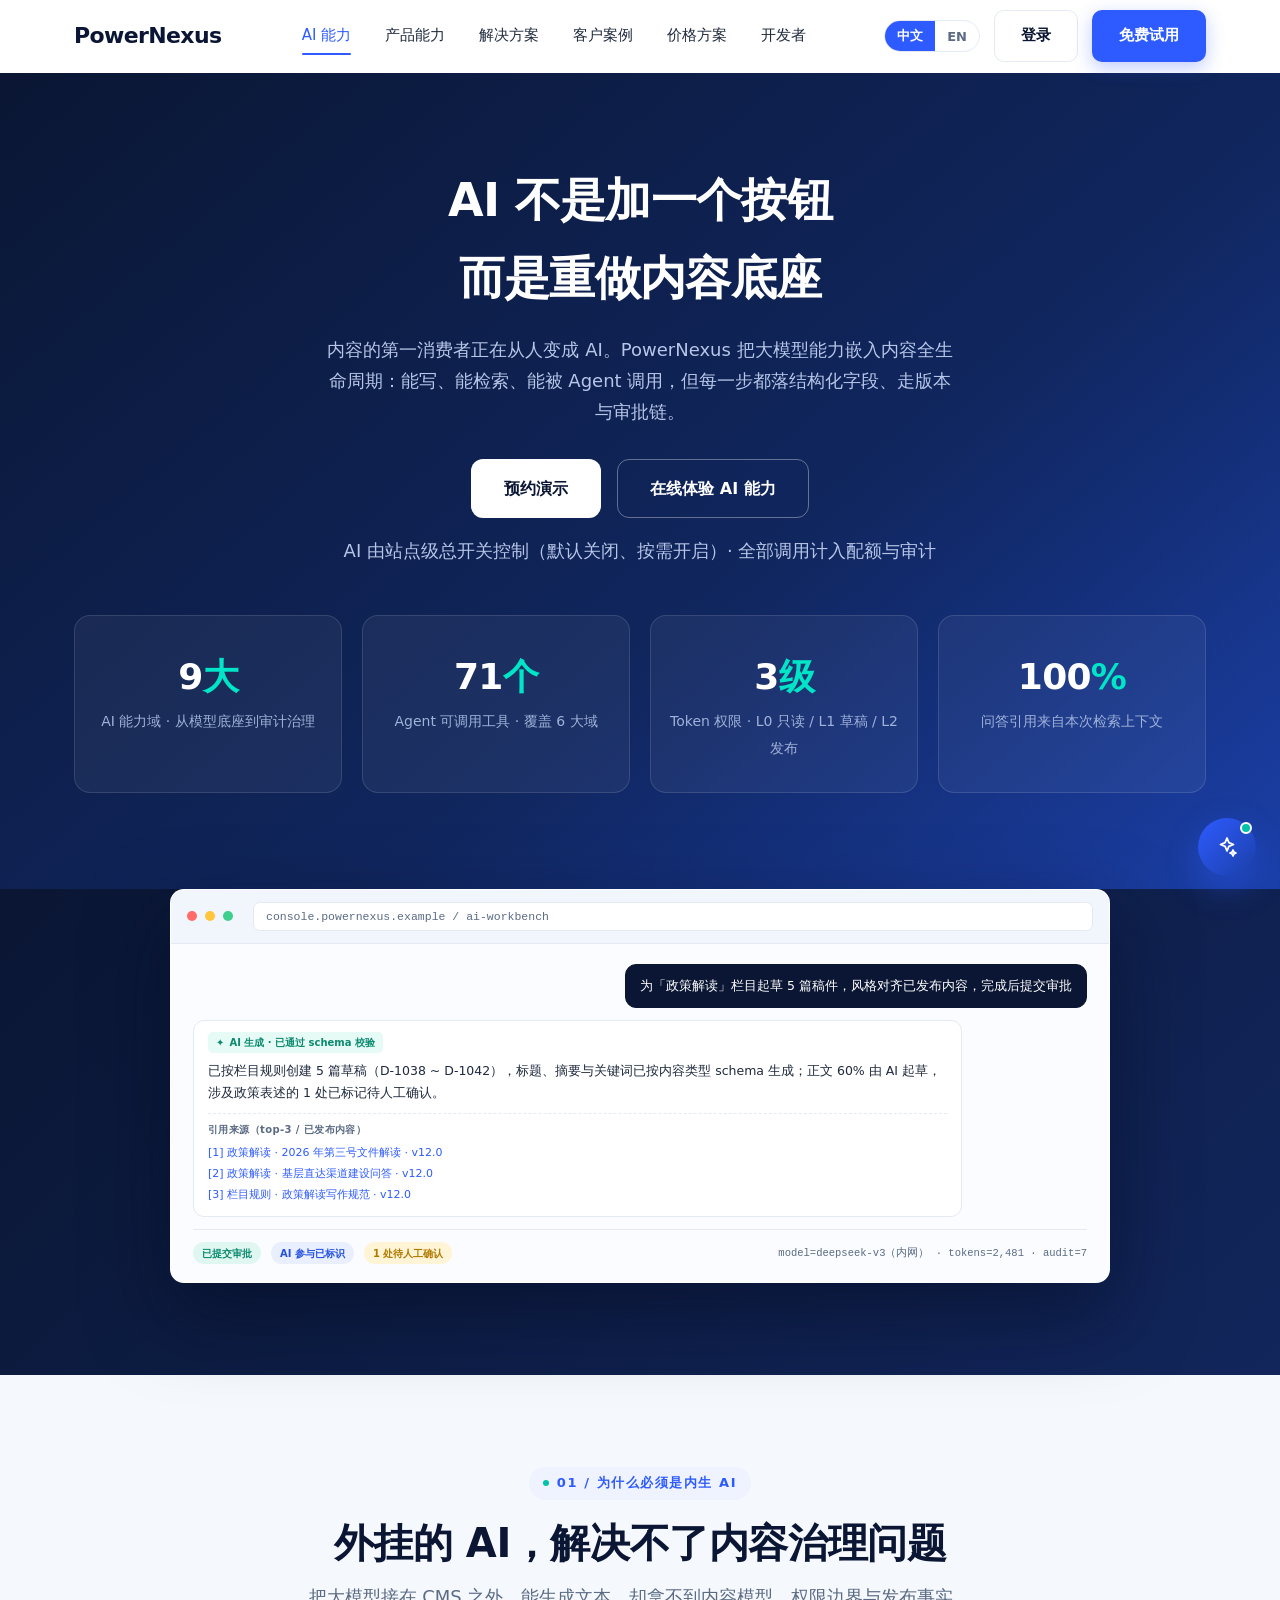
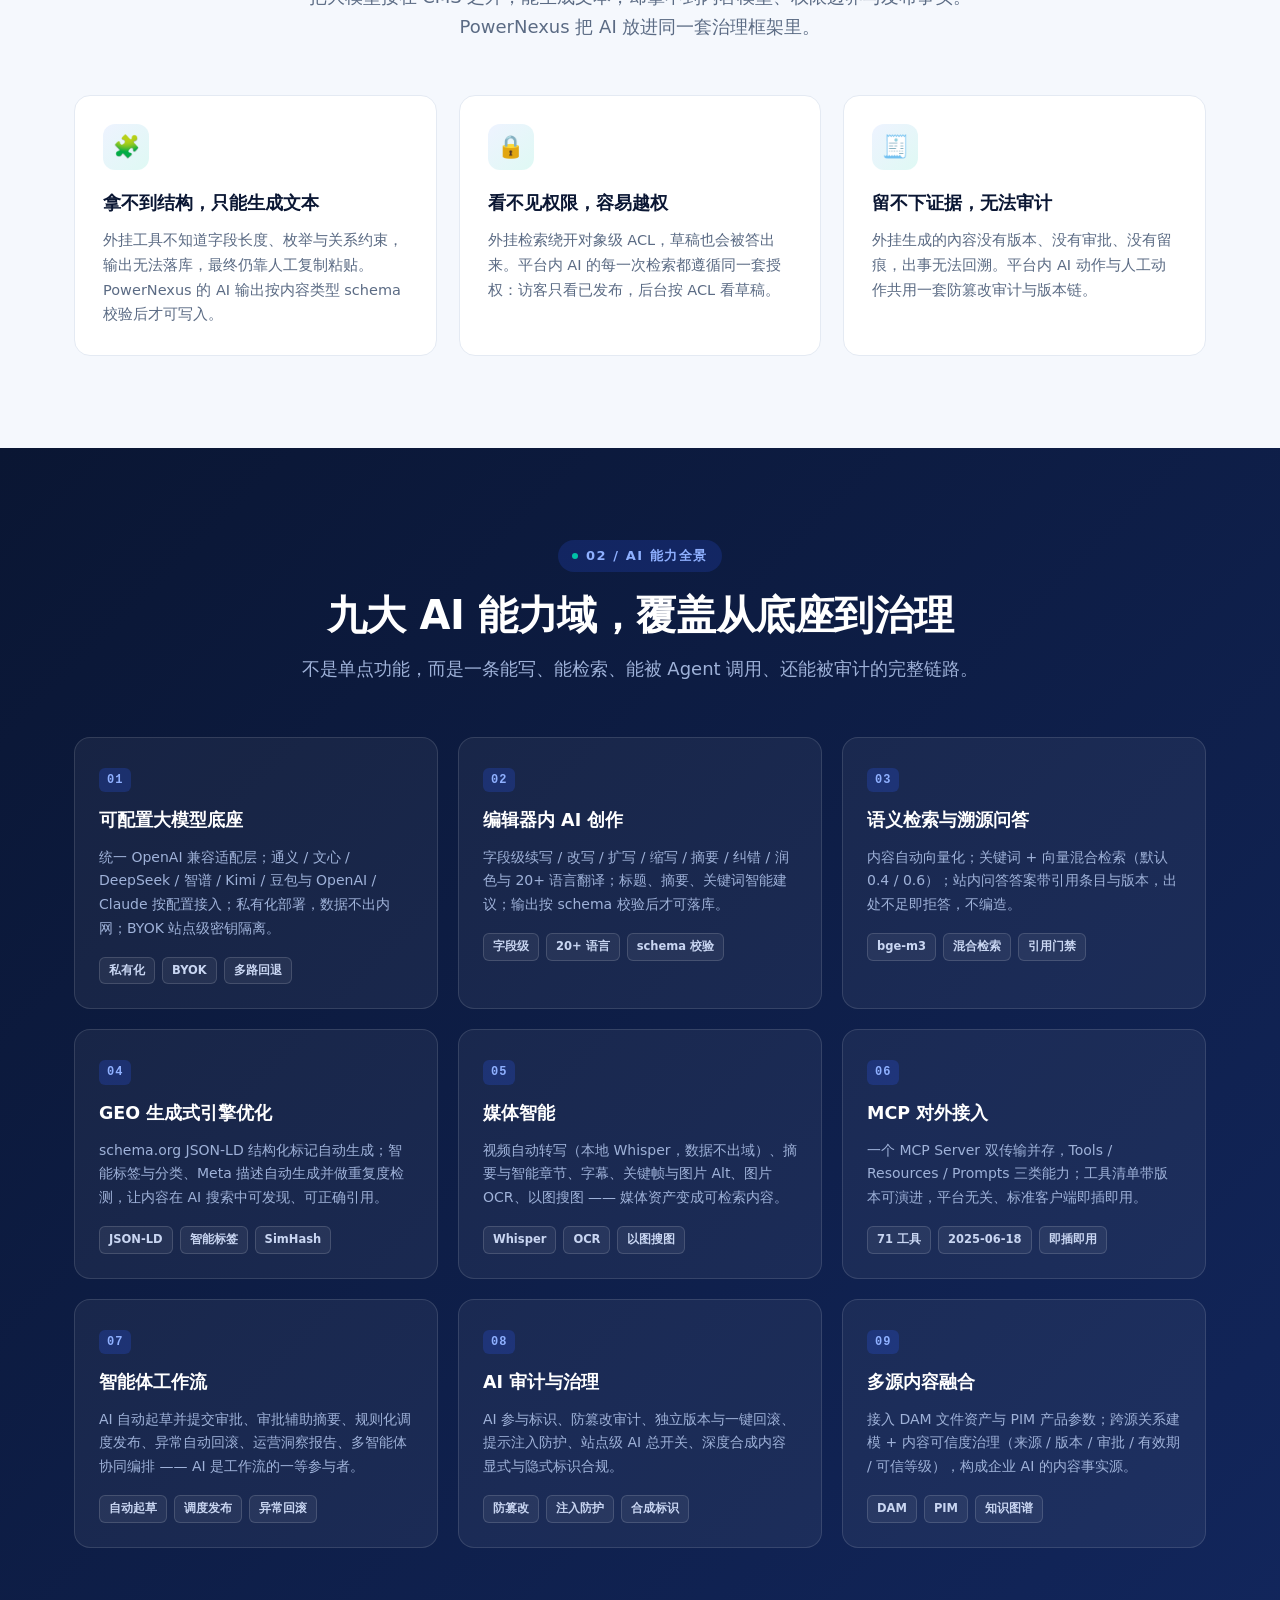
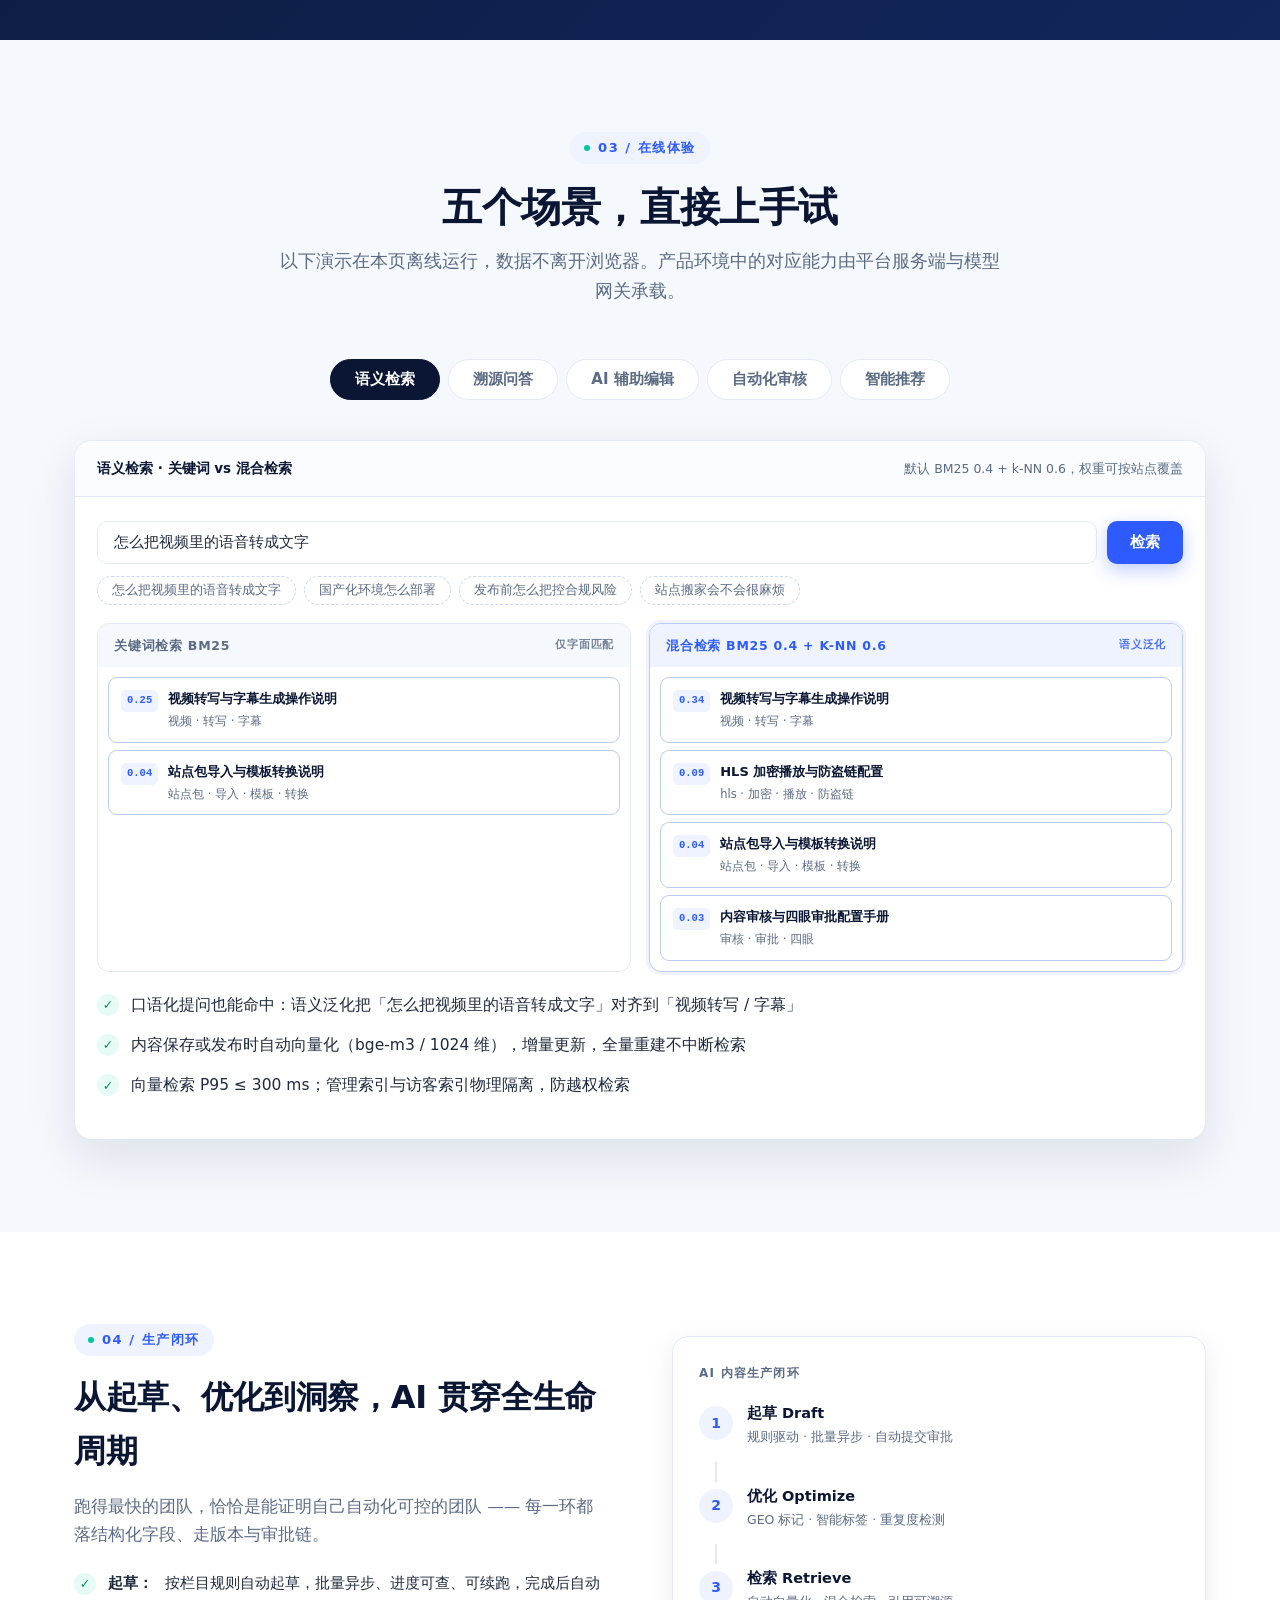
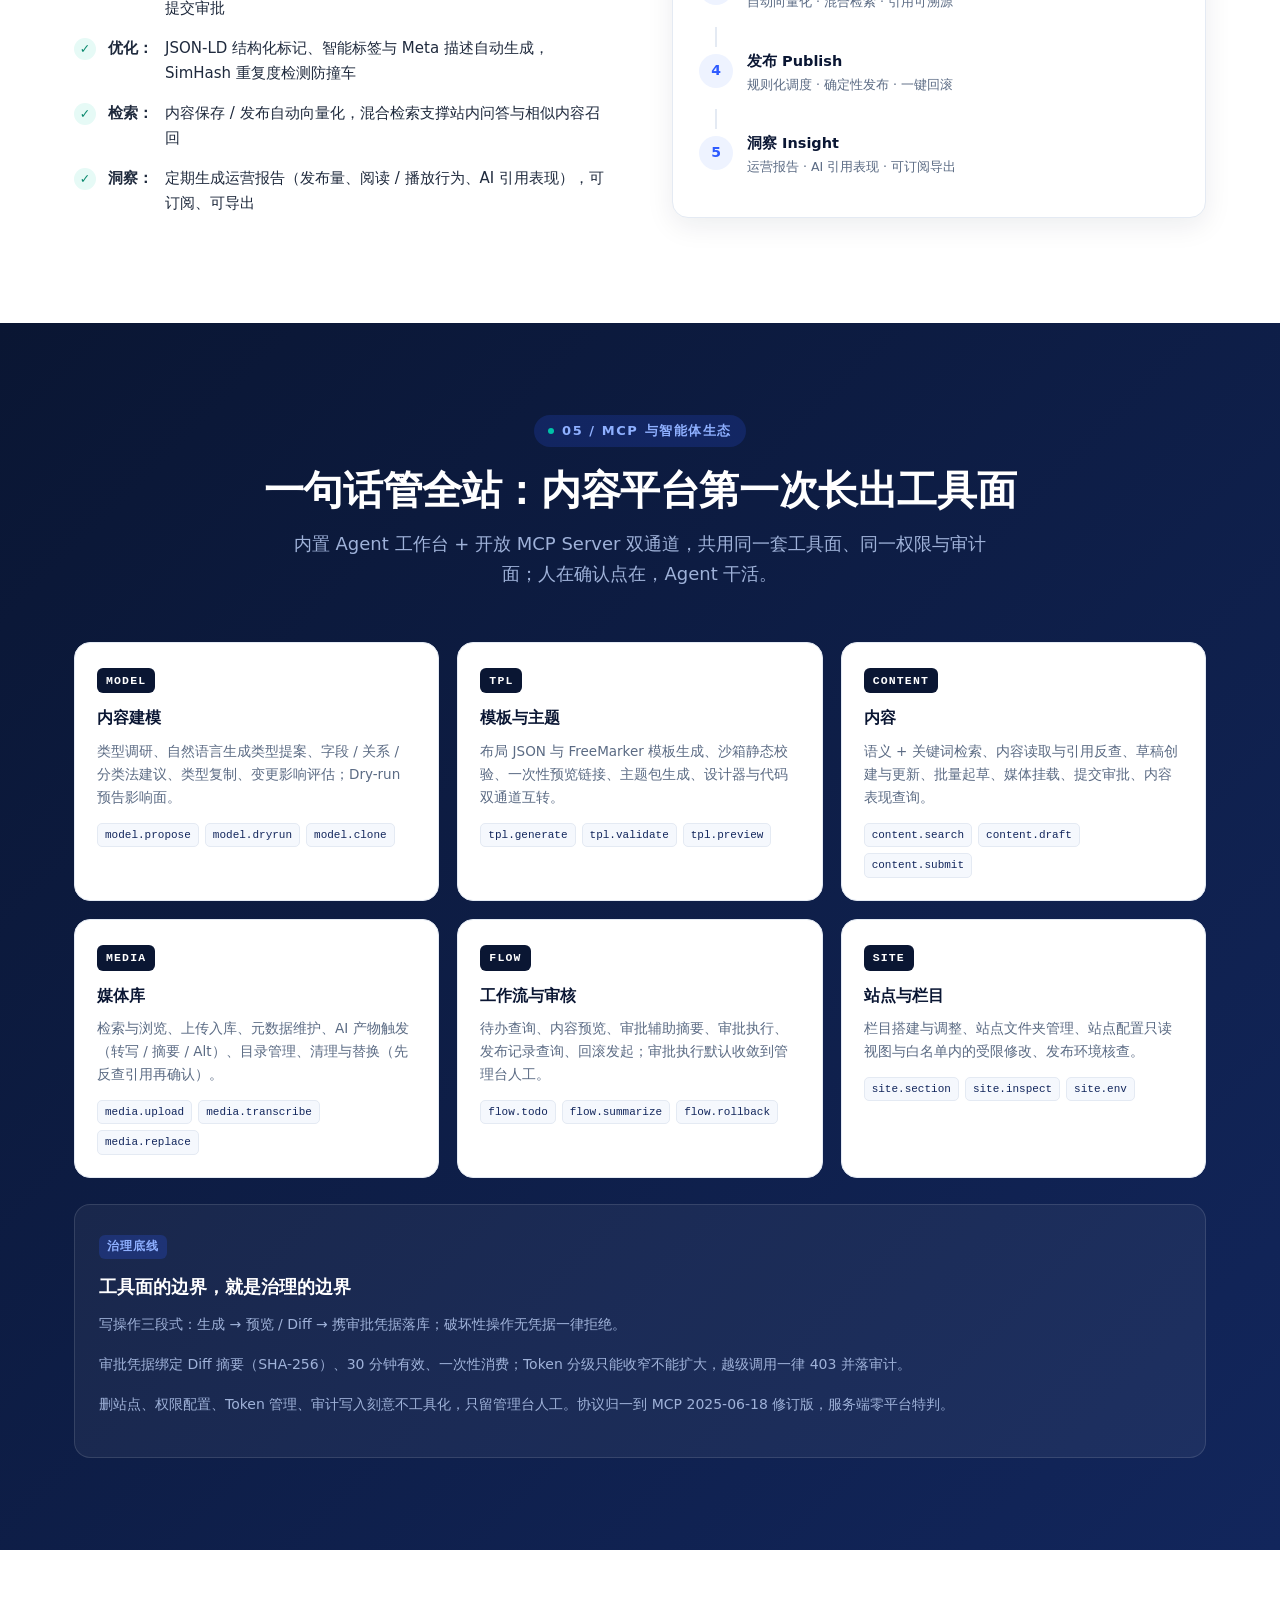
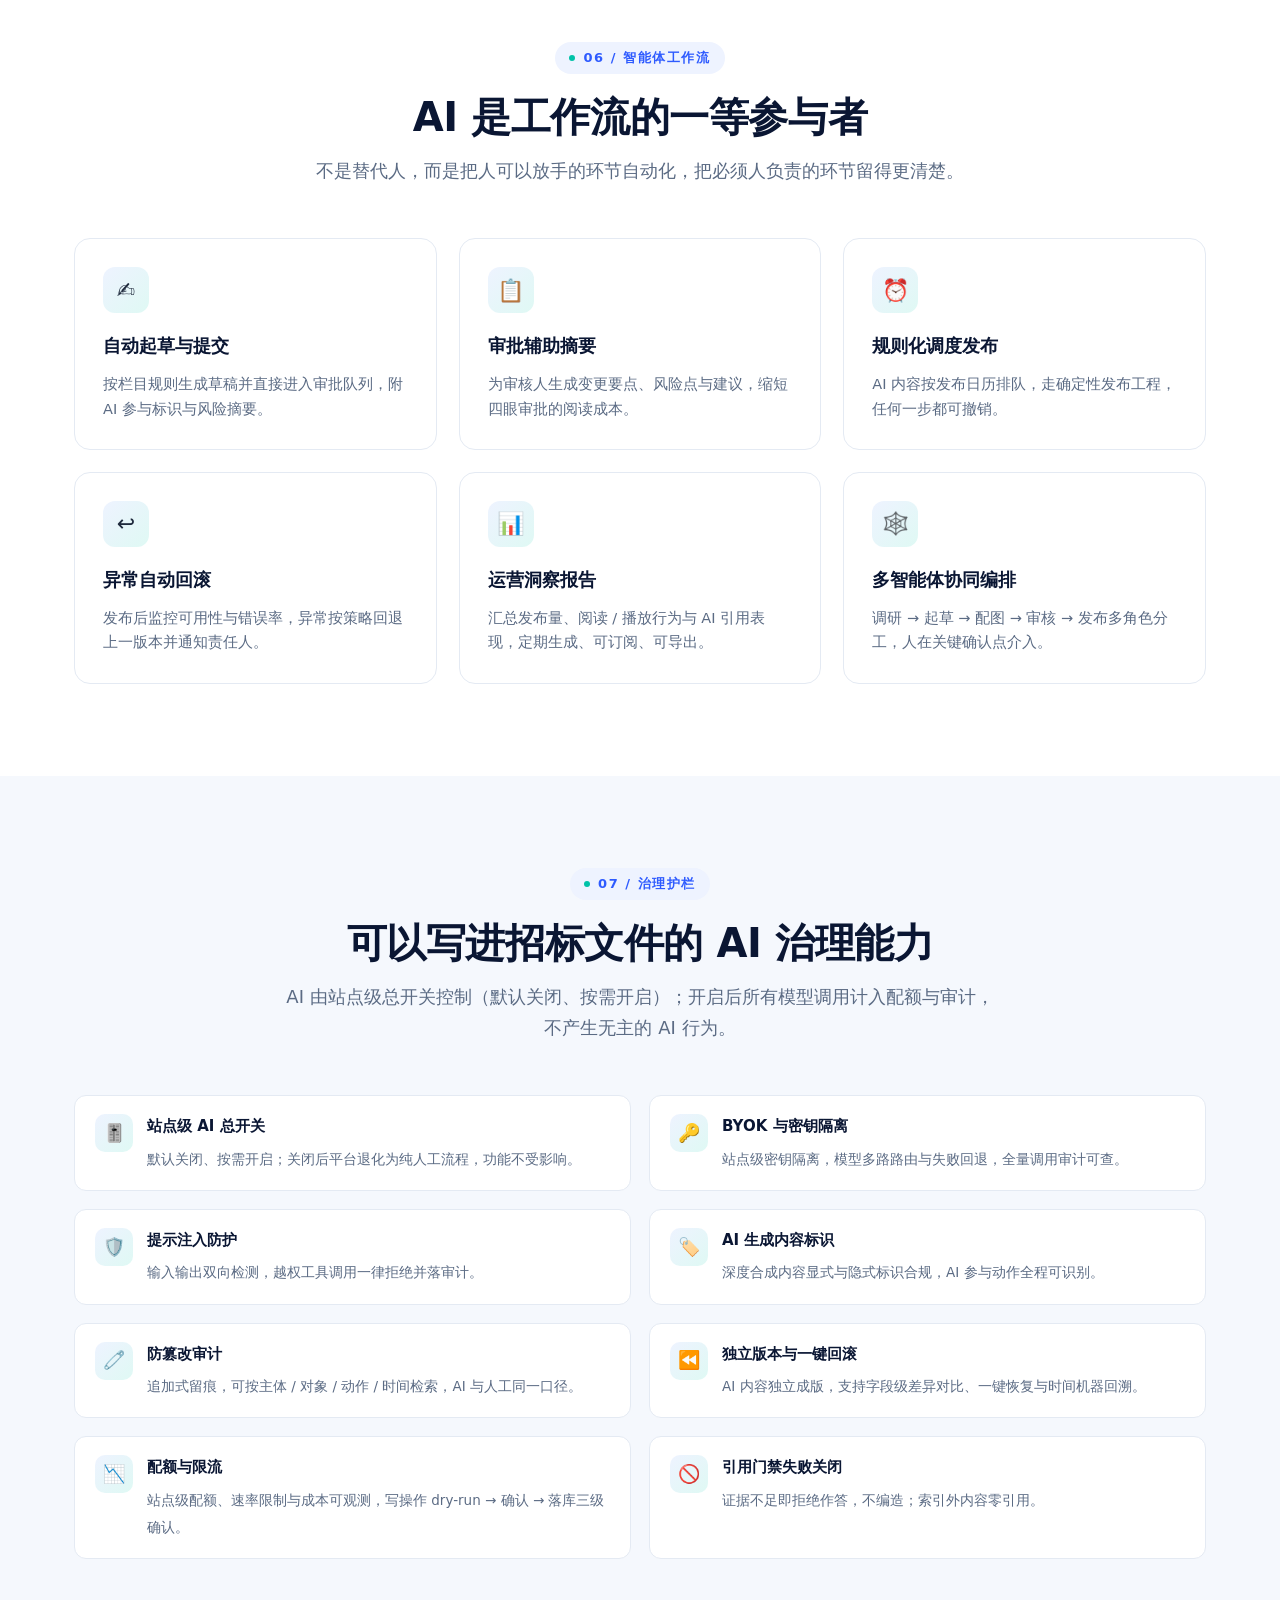
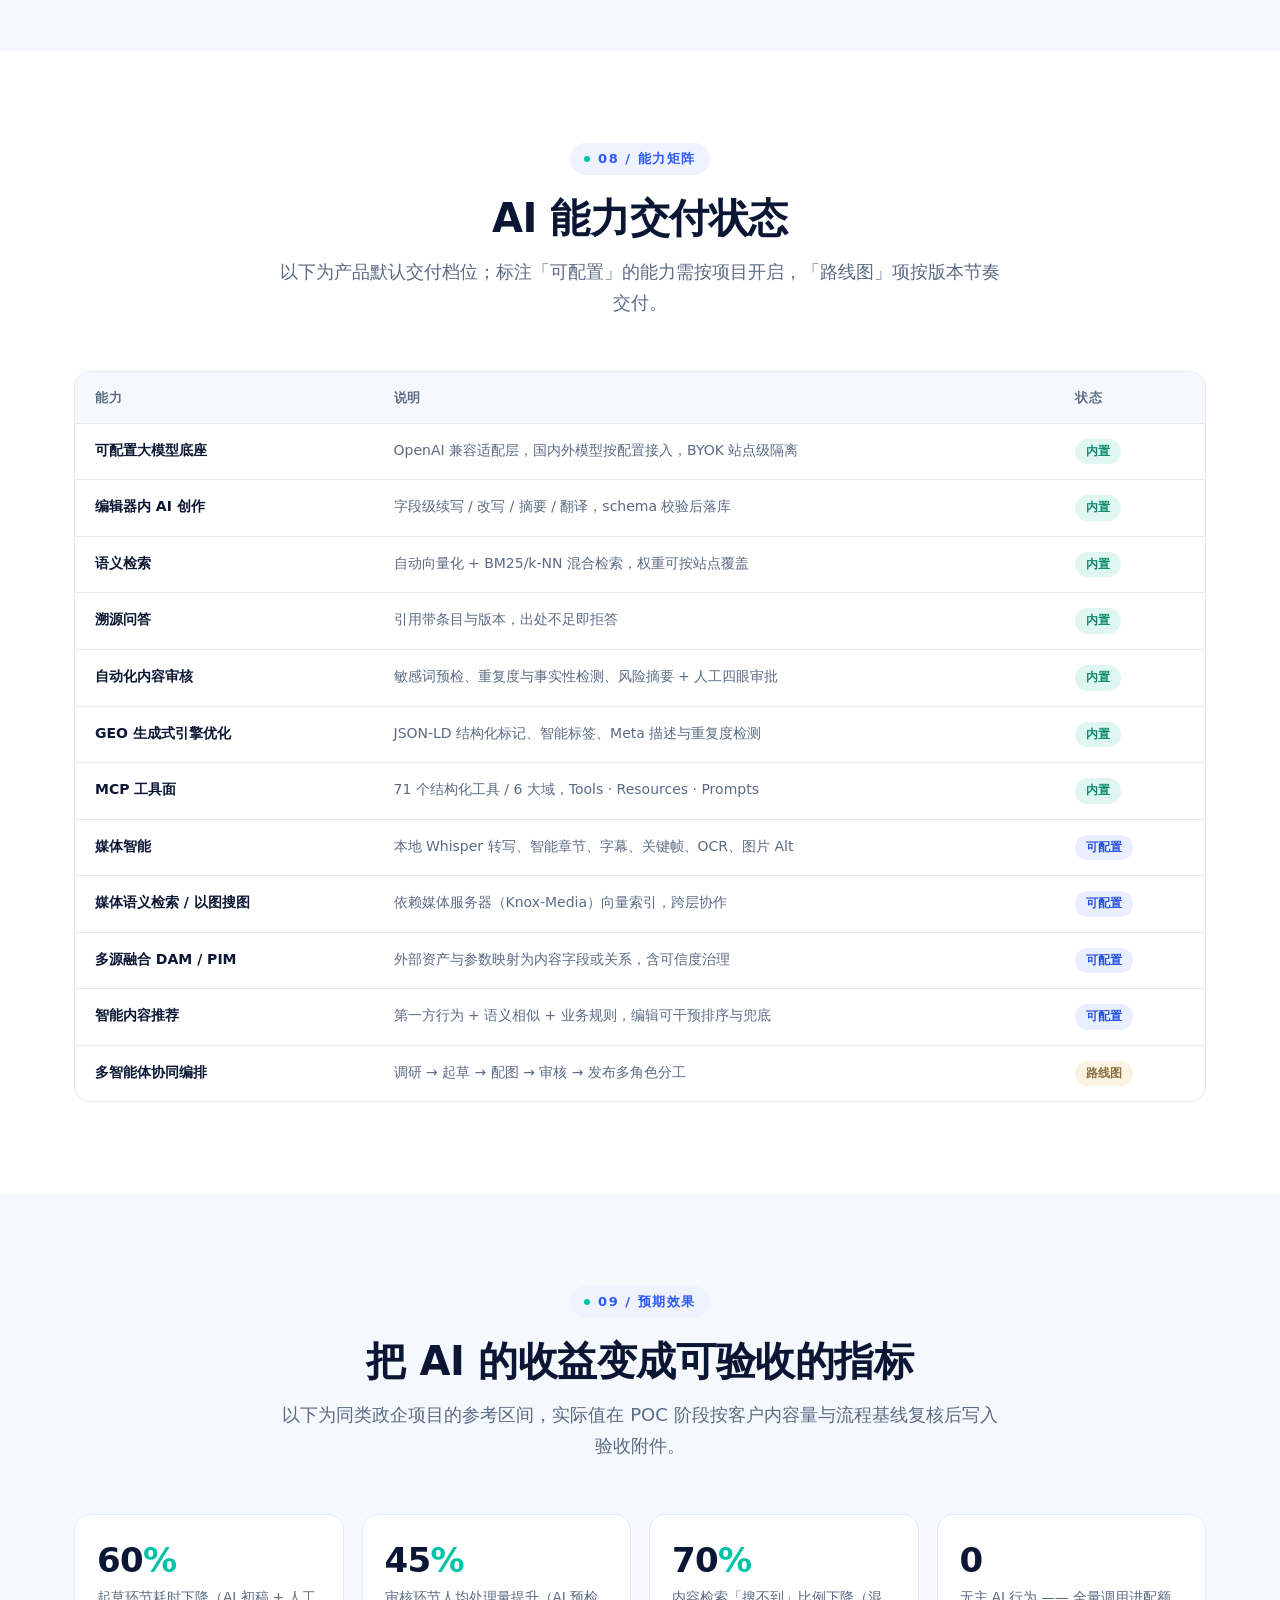
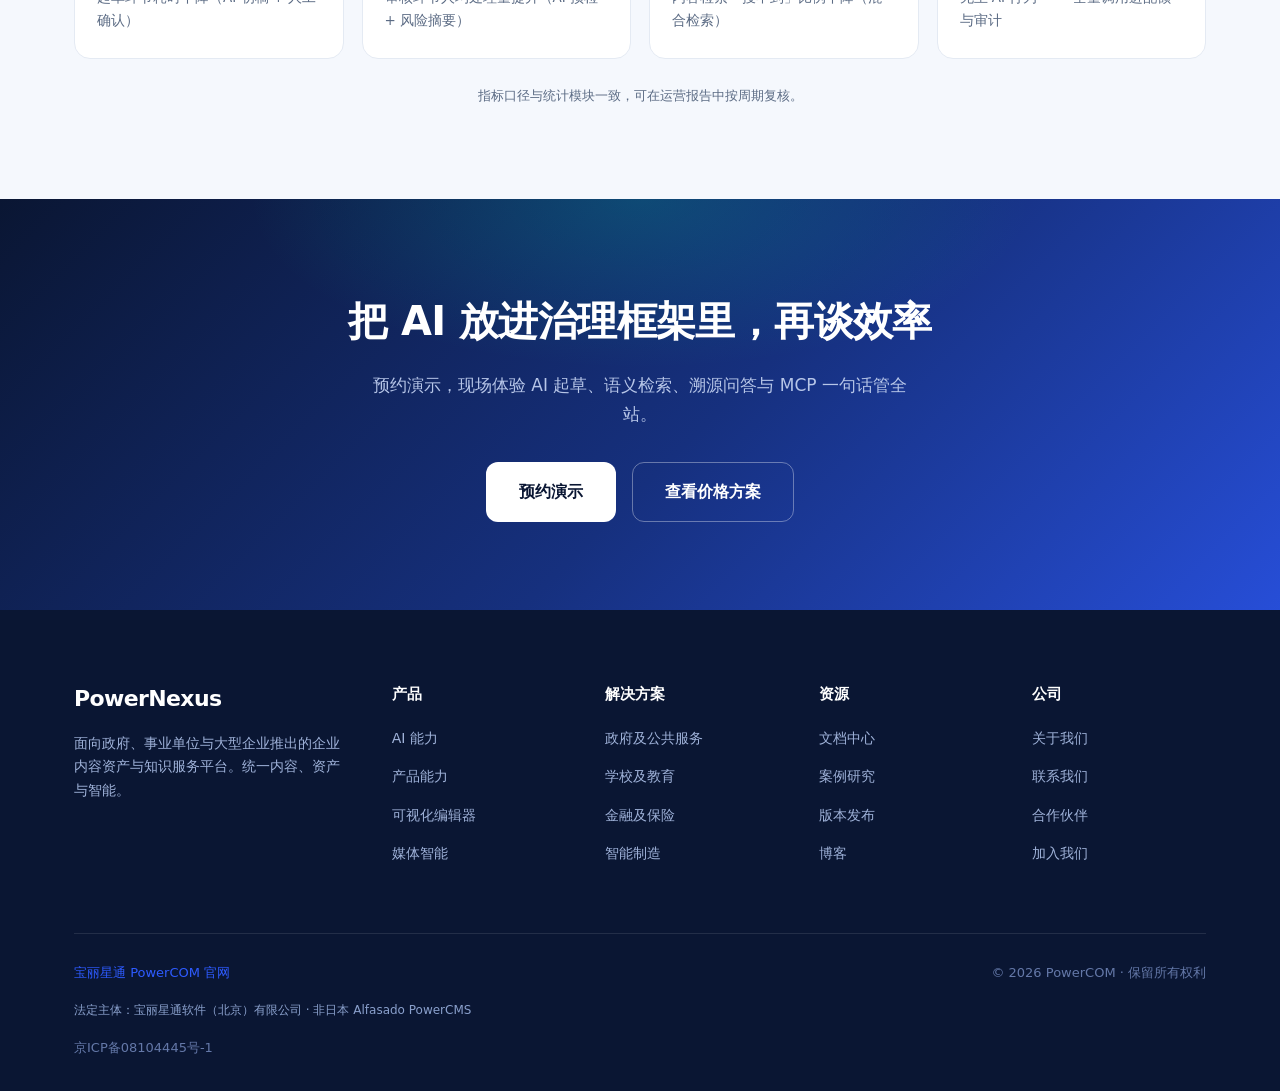
<file: ai.html>
<!DOCTYPE html>
<html lang="zh-CN">
<head>
  <meta charset="UTF-8">
  <meta name="viewport" content="width=device-width, initial-scale=1.0">
  <title>PowerNexus AI 能力 — AI 原生内容引擎 · 语义检索 · 溯源问答 · MCP 工具面｜宝丽通</title>
  <meta name="description" content="PowerNexus 内置 9 大 AI 能力域：可配置大模型底座、编辑器内 AI 创作、语义检索与溯源问答、GEO 优化、媒体智能、MCP 对外接入、智能体工作流、AI 审计治理与多源融合。私有化部署，数据不出域。">
  <link rel="icon" type="image/svg+xml" href="assets/favicon.svg">
  <link rel="stylesheet" href="css/style.css">
<link rel="canonical" href="https://powernexus.powercom.net.cn/ai.html">
<meta property="og:url" content="https://powernexus.powercom.net.cn/ai.html">
<meta name="author" content="宝丽星通软件（北京）有限公司">
<script type="application/ld+json">
{
  "@context": "https://schema.org",
  "@graph": [
    {
      "@type": "Organization",
      "@id": "https://powernexus.powercom.net.cn/#org",
      "name": "POWERCOM 宝丽通",
      "legalName": "宝丽星通软件（北京）有限公司",
      "alternateName": [
        "宝丽通",
        "POWERCOM",
        "PowerCom"
      ],
      "url": "https://www.powercom.net.cn/",
      "disambiguatingDescription": "本实体指北京的宝丽星通软件（北京）有限公司；其 PowerNexus 为 AI 原生企业内容与知识服务基础平台（Enterprise Content & Knowledge Platform），与日本 Alfasado 的 PowerCMS（powercms.jp）无关联。",
      "contactPoint": {
        "@type": "ContactPoint",
        "telephone": "+86-10-62129317",
        "email": "sales@powercom.net.cn",
        "contactType": "sales",
        "areaServed": "CN"
      }
    },
    {
      "@type": "SoftwareApplication",
      "@id": "https://powernexus.powercom.net.cn/#product",
      "name": "PowerNexus",
      "alternateName": [
        "宝丽通 AI 原生企业内容与知识服务基础平台",
        "PowerNexus Enterprise Content & Knowledge Platform",
        "企业内容资产与知识服务平台"
      ],
      "applicationCategory": "BusinessApplication",
      "applicationSubCategory": "Enterprise Content & Knowledge Platform",
      "description": "宝丽通的 AI 原生企业内容与知识服务基础平台（Enterprise Content & Knowledge Platform），支持内容建模、版本治理、模板引擎、可视化编辑、媒体智能、私有化部署、数据不出域与信创环境适配。",
      "disambiguatingDescription": "本产品指北京宝丽星通软件（北京）有限公司的 PowerNexus；与日本 Alfasado 的 PowerCMS（powercms.jp）无关联。",
      "url": "https://powernexus.powercom.net.cn/",
      "publisher": {
        "@id": "https://powernexus.powercom.net.cn/#org"
      }
    },
    {
      "@type": "WebSite",
      "@id": "https://powernexus.powercom.net.cn/#website",
      "url": "https://powernexus.powercom.net.cn/",
      "name": "PowerNexus 产品官网",
      "inLanguage": "zh-CN",
      "publisher": {
        "@id": "https://powernexus.powercom.net.cn/#org"
      }
    },
    {
      "@type": "WebPage",
      "@id": "https://powernexus.powercom.net.cn/ai.html#webpage",
      "url": "https://powernexus.powercom.net.cn/ai.html",
      "name": "PowerNexus AI 能力 — AI 原生内容引擎 · 语义检索 · 溯源问答 · MCP 工具面｜宝丽通",
      "inLanguage": "zh-CN",
      "isPartOf": {
        "@id": "https://powernexus.powercom.net.cn/#website"
      },
      "about": {
        "@id": "https://powernexus.powercom.net.cn/#product"
      },
      "publisher": {
        "@id": "https://powernexus.powercom.net.cn/#org"
      }
    }
  ]
}
</script>
</head>
<body>

  <!-- ================= 头部导航 ================= -->
  <header class="header">
    <div class="container nav-wrap">
      <a class="brand" href="index.html" aria-label="PowerNexus 首页">
        <span class="brand-name">PowerNexus</span>
      </a>
      <nav class="nav">
        <a class="nav-link" data-nav="ai" href="ai.html" data-i18n="nav.ai">AI 能力</a>
        <a class="nav-link" data-nav="product" href="product.html" data-i18n="nav.product">产品能力</a>
        <a class="nav-link" data-nav="solutions" href="solutions.html" data-i18n="nav.solutions">解决方案</a>
        <a class="nav-link" data-nav="customers" data-i18n="nav.customers">客户案例</a>
        <a class="nav-link" data-nav="pricing" data-i18n="nav.pricing">价格方案</a>
        <a class="nav-link" data-nav="developer" href="developer.html" data-i18n="nav.developers">开发者</a>
      </nav>
      <div class="nav-actions">
        <div class="lang-toggle" role="group" aria-label="Language">
          <button type="button" data-lang="zh" class="active">中文</button>
          <button type="button" data-lang="en">EN</button>
        </div>
        <a href="contact.html" class="btn btn-ghost" data-i18n="nav.login">登录</a>
        <a class="btn btn-primary" href="pricing.html" data-i18n="nav.trial">免费试用</a>
        <button class="menu-btn" aria-label="菜单">
          <svg width="20" height="20" viewBox="0 0 20 20" fill="none" stroke="#0A1633" stroke-width="2" stroke-linecap="round"><path d="M3 5h14M3 10h14M3 15h14"/></svg>
        </button>
      </div>
    </div>
    <div class="mobile-nav">
      <a href="ai.html" data-i18n="nav.ai">AI 能力</a>
      <a href="product.html" data-i18n="nav.product">产品能力</a>
      <a href="solutions.html" data-i18n="nav.solutions">解决方案</a>
      <a data-i18n="nav.customers">客户案例</a>
      <a data-i18n="nav.pricing">价格方案</a>
      <a href="developer.html" data-i18n="nav.developers">开发者</a>
      <div class="nav-cta-row">
        <a href="contact.html" class="btn btn-ghost" data-i18n="nav.login">登录</a>
        <a class="btn btn-primary" href="pricing.html" data-i18n="nav.trial">免费试用</a>
      </div>
    </div>
  </header>

  <!-- ================= Hero ================= -->
  <section class="sol-hero">
    <div class="container">
      <!--<span class="kicker" data-i18n="a.hero.kicker" style="background:rgba(46,91,255,.2);color:#8FB0FF;">AI · 治理之内</span>-->
      <h1 data-i18n="a.hero.title">AI 不是加一个按钮<br>而是重做内容底座</h1>
      <p data-i18n="a.hero.sub">内容的第一消费者正在从人变成 AI。PowerNexus 把大模型能力嵌入内容全生命周期：能写、能检索、能被 Agent 调用，但每一步都落结构化字段、走版本与审批链。</p>
      <div class="hero-cta" style="justify-content:center;margin-top:32px;">
        <a class="btn btn-light btn-lg" href="contact.html" data-i18n="a.hero.cta1">预约演示</a>
        <a class="btn btn-outline-light btn-lg" href="#demo" data-i18n="a.hero.cta2">在线体验 AI 能力</a>
      </div>
      <p class="hero-note" style="text-align:center;margin-top:18px;" data-i18n="a.hero.note">AI 由站点级总开关控制（默认关闭、按需开启）· 全部调用计入配额与审计</p>
      <div class="stats-band" style="margin-top:48px;">
        <div class="stat"><b>9<em>大</em></b><span data-i18n="a.hero.s1">AI 能力域 · 从模型底座到审计治理</span></div>
        <div class="stat"><b>71<em>个</em></b><span data-i18n="a.hero.s2">Agent 可调用工具 · 覆盖 6 大域</span></div>
        <div class="stat"><b>3<em>级</em></b><span data-i18n="a.hero.s3">Token 权限 · L0 只读 / L1 草稿 / L2 发布</span></div>
        <div class="stat"><b>100<em>%</em></b><span data-i18n="a.hero.s4">问答引用来自本次检索上下文</span></div>
      </div>
    </div>
  </section>

  <!-- ================= AI 工作台控制台 ================= -->
  <section class="section-dark" style="padding:0 0 92px;">
    <div class="container">
      <div class="mockup ai-console">
        <div class="mockup-bar">
          <i></i><i></i><i></i>
          <span class="url">console.powernexus.example / ai-workbench</span>
        </div>
        <div class="mockup-body">
          <div class="mock-main">
            <div class="ac-row me">
              <div class="ac-bub" data-i18n="a.con.ask">为「政策解读」栏目起草 5 篇稿件，风格对齐已发布内容，完成后提交审批</div>
            </div>
            <div class="ac-row">
              <div class="ac-bub">
                <span class="ac-tag">✦ <span data-i18n="a.con.tag">AI 生成 · 已通过 schema 校验</span></span>
                <div data-i18n="a.con.ans">已按栏目规则创建 5 篇草稿（D-1038 ~ D-1042），标题、摘要与关键词已按内容类型 schema 生成；正文 60% 由 AI 起草，涉及政策表述的 1 处已标记待人工确认。</div>
                <div class="ac-cites">
                  <b data-i18n="a.con.citeT">引用来源（top-3 / 已发布内容）</b>
                  <span data-i18n="a.con.c1">[1] 政策解读 · 2026 年第三号文件解读 · v12.0</span>
                  <span data-i18n="a.con.c2">[2] 政策解读 · 基层直达渠道建设问答 · v12.0</span>
                  <span data-i18n="a.con.c3">[3] 栏目规则 · 政策解读写作规范 · v12.0</span>
                </div>
              </div>
            </div>
            <div class="ac-foot">
              <span class="pill ok" data-i18n="a.con.p1">已提交审批</span>
              <span class="pill info" data-i18n="a.con.p2">AI 参与已标识</span>
              <span class="pill warn" data-i18n="a.con.p3">1 处待人工确认</span>
              <span class="grow" data-i18n="a.con.meta">model=deepseek-v3（内网） · tokens=2,481 · audit=7</span>
            </div>
          </div>
        </div>
      </div>
    </div>
  </section>

  <!-- ================= 为什么 AI 要内生于内容底座 ================= -->
  <section class="section section-soft">
    <div class="container">
      <div class="section-head center reveal">
        <span class="kicker" data-i18n="a.why.kicker">01 / 为什么必须是内生 AI</span>
        <h2 class="section-title" data-i18n="a.why.title">外挂的 AI，解决不了内容治理问题</h2>
        <p class="section-sub" data-i18n="a.why.sub">把大模型接在 CMS 之外，能生成文本，却拿不到内容模型、权限边界与发布事实。PowerNexus 把 AI 放进同一套治理框架里。</p>
      </div>
      <div class="grid grid-3">
        <div class="card reveal">
          <div class="icon-tile">🧩</div>
          <h3 data-i18n="a.why.c1t">拿不到结构，只能生成文本</h3>
          <p data-i18n="a.why.c1d">外挂工具不知道字段长度、枚举与关系约束，输出无法落库，最终仍靠人工复制粘贴。PowerNexus 的 AI 输出按内容类型 schema 校验后才可写入。</p>
        </div>
        <div class="card reveal">
          <div class="icon-tile">🔒</div>
          <h3 data-i18n="a.why.c2t">看不见权限，容易越权</h3>
          <p data-i18n="a.why.c2d">外挂检索绕开对象级 ACL，草稿也会被答出来。平台内 AI 的每一次检索都遵循同一套授权：访客只看已发布，后台按 ACL 看草稿。</p>
        </div>
        <div class="card reveal">
          <div class="icon-tile">🧾</div>
          <h3 data-i18n="a.why.c3t">留不下证据，无法审计</h3>
          <p data-i18n="a.why.c3d">外挂生成的內容没有版本、没有审批、没有留痕，出事无法回溯。平台内 AI 动作与人工动作共用一套防篡改审计与版本链。</p>
        </div>
      </div>
    </div>
  </section>

  <!-- ================= 九大 AI 能力域 ================= -->
  <section class="section section-dark" id="caps">
    <div class="container">
      <div class="section-head center reveal">
        <span class="kicker" data-i18n="a.caps.kicker">02 / AI 能力全景</span>
        <h2 class="section-title" data-i18n="a.caps.title">九大 AI 能力域，覆盖从底座到治理</h2>
        <p class="section-sub" data-i18n="a.caps.sub">不是单点功能，而是一条能写、能检索、能被 Agent 调用、还能被审计的完整链路。</p>
      </div>
      <div class="cap-grid">
        <div class="cap-card reveal">
          <span class="cap-no">01</span>
          <h3 data-i18n="a.cap.1t">可配置大模型底座</h3>
          <p data-i18n="a.cap.1d">统一 OpenAI 兼容适配层；通义 / 文心 / DeepSeek / 智谱 / Kimi / 豆包与 OpenAI / Claude 按配置接入；私有化部署，数据不出内网；BYOK 站点级密钥隔离。</p>
          <div class="cap-tags" data-i18n="a.cap.1g"><span>私有化</span><span>BYOK</span><span>多路回退</span></div>
        </div>
        <div class="cap-card reveal">
          <span class="cap-no">02</span>
          <h3 data-i18n="a.cap.2t">编辑器内 AI 创作</h3>
          <p data-i18n="a.cap.2d">字段级续写 / 改写 / 扩写 / 缩写 / 摘要 / 纠错 / 润色与 20+ 语言翻译；标题、摘要、关键词智能建议；输出按 schema 校验后才可落库。</p>
          <div class="cap-tags" data-i18n="a.cap.2g"><span>字段级</span><span>20+ 语言</span><span>schema 校验</span></div>
        </div>
        <div class="cap-card reveal">
          <span class="cap-no">03</span>
          <h3 data-i18n="a.cap.3t">语义检索与溯源问答</h3>
          <p data-i18n="a.cap.3d">内容自动向量化；关键词 + 向量混合检索（默认 0.4 / 0.6）；站内问答答案带引用条目与版本，出处不足即拒答，不编造。</p>
          <div class="cap-tags" data-i18n="a.cap.3g"><span>bge-m3</span><span>混合检索</span><span>引用门禁</span></div>
        </div>
        <div class="cap-card reveal">
          <span class="cap-no">04</span>
          <h3 data-i18n="a.cap.4t">GEO 生成式引擎优化</h3>
          <p data-i18n="a.cap.4d">schema.org JSON-LD 结构化标记自动生成；智能标签与分类、Meta 描述自动生成并做重复度检测，让内容在 AI 搜索中可发现、可正确引用。</p>
          <div class="cap-tags" data-i18n="a.cap.4g"><span>JSON-LD</span><span>智能标签</span><span>SimHash</span></div>
        </div>
        <div class="cap-card reveal">
          <span class="cap-no">05</span>
          <h3 data-i18n="a.cap.5t">媒体智能</h3>
          <p data-i18n="a.cap.5d">视频自动转写（本地 Whisper，数据不出域）、摘要与智能章节、字幕、关键帧与图片 Alt、图片 OCR、以图搜图 —— 媒体资产变成可检索内容。</p>
          <div class="cap-tags" data-i18n="a.cap.5g"><span>Whisper</span><span>OCR</span><span>以图搜图</span></div>
        </div>
        <div class="cap-card reveal">
          <span class="cap-no">06</span>
          <h3 data-i18n="a.cap.6t">MCP 对外接入</h3>
          <p data-i18n="a.cap.6d">一个 MCP Server 双传输并存，Tools / Resources / Prompts 三类能力；工具清单带版本可演进，平台无关、标准客户端即插即用。</p>
          <div class="cap-tags" data-i18n="a.cap.6g"><span>71 工具</span><span>2025-06-18</span><span>即插即用</span></div>
        </div>
        <div class="cap-card reveal">
          <span class="cap-no">07</span>
          <h3 data-i18n="a.cap.7t">智能体工作流</h3>
          <p data-i18n="a.cap.7d">AI 自动起草并提交审批、审批辅助摘要、规则化调度发布、异常自动回滚、运营洞察报告、多智能体协同编排 —— AI 是工作流的一等参与者。</p>
          <div class="cap-tags" data-i18n="a.cap.7g"><span>自动起草</span><span>调度发布</span><span>异常回滚</span></div>
        </div>
        <div class="cap-card reveal">
          <span class="cap-no">08</span>
          <h3 data-i18n="a.cap.8t">AI 审计与治理</h3>
          <p data-i18n="a.cap.8d">AI 参与标识、防篡改审计、独立版本与一键回滚、提示注入防护、站点级 AI 总开关、深度合成内容显式与隐式标识合规。</p>
          <div class="cap-tags" data-i18n="a.cap.8g"><span>防篡改</span><span>注入防护</span><span>合成标识</span></div>
        </div>
        <div class="cap-card reveal">
          <span class="cap-no">09</span>
          <h3 data-i18n="a.cap.9t">多源内容融合</h3>
          <p data-i18n="a.cap.9d">接入 DAM 文件资产与 PIM 产品参数；跨源关系建模 + 内容可信度治理（来源 / 版本 / 审批 / 有效期 / 可信等级），构成企业 AI 的内容事实源。</p>
          <div class="cap-tags" data-i18n="a.cap.9g"><span>DAM</span><span>PIM</span><span>知识图谱</span></div>
        </div>
      </div>
    </div>
  </section>

  <!-- ================= 可交互演示 ================= -->
  <section class="section section-soft" id="demo">
    <div class="container">
      <div class="section-head center reveal">
        <span class="kicker" data-i18n="a.demo.kicker">03 / 在线体验</span>
        <h2 class="section-title" data-i18n="a.demo.title">五个场景，直接上手试</h2>
        <p class="section-sub" data-i18n="a.demo.sub">以下演示在本页离线运行，数据不离开浏览器。产品环境中的对应能力由平台服务端与模型网关承载。</p>
      </div>

      <div class="tabs reveal" data-tab-group="ai">
        <button class="tab active" type="button" data-tab="s1" data-i18n="a.tab.1">语义检索</button>
        <button class="tab" type="button" data-tab="s2" data-i18n="a.tab.2">溯源问答</button>
        <button class="tab" type="button" data-tab="s3" data-i18n="a.tab.3">AI 辅助编辑</button>
        <button class="tab" type="button" data-tab="s4" data-i18n="a.tab.4">自动化审核</button>
        <button class="tab" type="button" data-tab="s5" data-i18n="a.tab.5">智能推荐</button>
      </div>

      <div class="tab-panel active" data-panel-group="ai" data-panel="s1">
        <div class="demo-shell reveal">
          <div class="demo-head">
            <span class="dh-title" data-i18n="a.d1.t">语义检索 · 关键词 vs 混合检索</span>
            <span class="dh-note" data-i18n="a.d1.n">默认 BM25 0.4 + k-NN 0.6，权重可按站点覆盖</span>
          </div>
          <div class="demo-body">
            <div id="demo-search"></div>
            <ul class="check-list" style="margin-top:20px;font-size:14.5px;">
              <li data-i18n="a.d1.l1">口语化提问也能命中：语义泛化把「怎么把视频里的语音转成文字」对齐到「视频转写 / 字幕」</li>
              <li data-i18n="a.d1.l2">内容保存或发布时自动向量化（bge-m3 / 1024 维），增量更新，全量重建不中断检索</li>
              <li data-i18n="a.d1.l3">向量检索 P95 ≤ 300 ms；管理索引与访客索引物理隔离，防越权检索</li>
            </ul>
          </div>
        </div>
      </div>

      <div class="tab-panel" data-panel-group="ai" data-panel="s2">
        <div class="demo-shell reveal">
          <div class="demo-head">
            <span class="dh-title" data-i18n="a.d2.t">溯源问答 · 引用门禁</span>
            <span class="dh-note" data-i18n="a.d2.n">引用必须命中本次 top-k；出处不足即拒答</span>
          </div>
          <div class="demo-body">
            <div id="demo-ask"></div>
            <ul class="check-list" style="margin-top:20px;font-size:14.5px;">
              <li data-i18n="a.d2.l1">答案携带条目、版本与发布时间，可回溯到具体内容版本</li>
              <li data-i18n="a.d2.l2">访客问答只检索已发布内容；后台语义问答按对象级 ACL 检索草稿</li>
              <li data-i18n="a.d2.l3">引用门禁默认失败关闭 —— 索引外内容零引用，不产生幻觉</li>
            </ul>
          </div>
        </div>
      </div>

      <div class="tab-panel" data-panel-group="ai" data-panel="s3">
        <div class="demo-shell reveal">
          <div class="demo-head">
            <span class="dh-title" data-i18n="a.d3.t">AI 辅助编辑 · 字段级创作</span>
            <span class="dh-note" data-i18n="a.d3.n">输出按内容类型 schema 校验后才可落库</span>
          </div>
          <div class="demo-body">
            <div id="demo-editor"></div>
            <ul class="check-list" style="margin-top:20px;font-size:14.5px;">
              <li data-i18n="a.d3.l1">结果以「插入 / 替换」回填并可二次编辑；建议态内容未确认不进入版本历史</li>
              <li data-i18n="a.d3.l2">关系字段候选由服务端枚举，禁止模型凭空生成 ID</li>
              <li data-i18n="a.d3.l3">按栏目规则自动起草并自动提交审批；批量任务异步执行、可续跑</li>
            </ul>
          </div>
        </div>
      </div>

      <div class="tab-panel" data-panel-group="ai" data-panel="s4">
        <div class="demo-shell reveal">
          <div class="demo-head">
            <span class="dh-title" data-i18n="a.d4.t">自动化内容审核 · 人机协同流水线</span>
            <span class="dh-note" data-i18n="a.d4.n">AI 做预检与摘要，发布决定权始终在人工</span>
          </div>
          <div class="demo-body">
            <div id="demo-pipe"></div>
            <ul class="check-list" style="margin-top:20px;font-size:14.5px;">
              <li data-i18n="a.d4.l1">提交即触发敏感词同步预检、事实性与重复度检测、深度合成标识校验</li>
              <li data-i18n="a.d4.l2">AI 产出审批风险摘要与修改建议，人工四眼审批 / 会签，自审自批按策略禁止</li>
              <li data-i18n="a.d4.l3">先审后发 / 先发后审双层审核，超时自动处置；全流程留痕与通知</li>
            </ul>
          </div>
        </div>
      </div>

      <div class="tab-panel" data-panel-group="ai" data-panel="s5">
        <div class="demo-shell reveal">
          <div class="demo-head">
            <span class="dh-title" data-i18n="a.d5.t">智能内容推荐 · 可解释可干预</span>
            <span class="dh-note" data-i18n="a.d5.n">第一方行为 + 语义相似度 + 业务规则</span>
          </div>
          <div class="demo-body">
            <div id="demo-rec"></div>
            <ul class="check-list" style="margin-top:20px;font-size:14.5px;">
              <li data-i18n="a.d5.l1">零第三方 Cookie 的第一方采集，访客匿名化，数据不出机房</li>
              <li data-i18n="a.d5.l2">推荐位可在可视化编辑器中直接干预排序与兜底策略，结果可回放</li>
              <li data-i18n="a.d5.l3">与栏目逐级下钻、内容表现统计口径一致，效果可度量</li>
            </ul>
          </div>
        </div>
      </div>
    </div>
  </section>

  <!-- ================= AI 内容生产闭环 ================= -->
  <section class="section">
    <div class="container">
      <div class="feature-row">
        <div class="fr-text reveal">
          <span class="kicker" data-i18n="a.loop.kicker">04 / 生产闭环</span>
          <h3 data-i18n="a.loop.title">从起草、优化到洞察，AI 贯穿全生命周期</h3>
          <p class="lead" data-i18n="a.loop.lead">跑得最快的团队，恰恰是能证明自己自动化可控的团队 —— 每一环都落结构化字段、走版本与审批链。</p>
          <ul class="check-list">
            <li data-i18n="a.loop.li1"><b>起草：</b>按栏目规则自动起草，批量异步、进度可查、可续跑，完成后自动提交审批</li>
            <li data-i18n="a.loop.li2"><b>优化：</b>JSON-LD 结构化标记、智能标签与 Meta 描述自动生成，SimHash 重复度检测防撞车</li>
            <li data-i18n="a.loop.li3"><b>检索：</b>内容保存 / 发布自动向量化，混合检索支撑站内问答与相似内容召回</li>
            <li data-i18n="a.loop.li4"><b>洞察：</b>定期生成运营报告（发布量、阅读 / 播放行为、AI 引用表现），可订阅、可导出</li>
          </ul>
        </div>
        <div class="fr-visual reveal">
          <div class="v-panel">
            <div class="v-title" data-i18n="a.loop.vt">AI 内容生产闭环</div>
            <div class="flow-step"><div class="no">1</div><div><b data-i18n="a.loop.s1t">起草 Draft</b><span data-i18n="a.loop.s1d">规则驱动 · 批量异步 · 自动提交审批</span></div></div>
            <div class="flow-line"></div>
            <div class="flow-step"><div class="no">2</div><div><b data-i18n="a.loop.s2t">优化 Optimize</b><span data-i18n="a.loop.s2d">GEO 标记 · 智能标签 · 重复度检测</span></div></div>
            <div class="flow-line"></div>
            <div class="flow-step"><div class="no">3</div><div><b data-i18n="a.loop.s3t">检索 Retrieve</b><span data-i18n="a.loop.s3d">自动向量化 · 混合检索 · 引用可溯源</span></div></div>
            <div class="flow-line"></div>
            <div class="flow-step"><div class="no">4</div><div><b data-i18n="a.loop.s4t">发布 Publish</b><span data-i18n="a.loop.s4d">规则化调度 · 确定性发布 · 一键回滚</span></div></div>
            <div class="flow-line"></div>
            <div class="flow-step"><div class="no">5</div><div><b data-i18n="a.loop.s5t">洞察 Insight</b><span data-i18n="a.loop.s5d">运营报告 · AI 引用表现 · 可订阅导出</span></div></div>
          </div>
        </div>
      </div>
    </div>
  </section>

  <!-- ================= MCP 工具面 ================= -->
  <section class="section section-dark" id="mcp">
    <div class="container">
      <div class="section-head center reveal">
        <span class="kicker" data-i18n="a.mcp.kicker">05 / MCP 与智能体生态</span>
        <h2 class="section-title" data-i18n="a.mcp.title">一句话管全站：内容平台第一次长出工具面</h2>
        <p class="section-sub" data-i18n="a.mcp.sub">内置 Agent 工作台 + 开放 MCP Server 双通道，共用同一套工具面、同一权限与审计面；人在确认点在，Agent 干活。</p>
      </div>
      <div class="mcp-grid">
        <div class="mcp-card reveal">
          <span class="mcp-key">MODEL</span>
          <h4 data-i18n="a.mcp.1t">内容建模</h4>
          <p data-i18n="a.mcp.1d">类型调研、自然语言生成类型提案、字段 / 关系 / 分类法建议、类型复制、变更影响评估；Dry-run 预告影响面。</p>
          <div class="mcp-tools"><code>model.propose</code><code>model.dryrun</code><code>model.clone</code></div>
        </div>
        <div class="mcp-card reveal">
          <span class="mcp-key">TPL</span>
          <h4 data-i18n="a.mcp.2t">模板与主题</h4>
          <p data-i18n="a.mcp.2d">布局 JSON 与 FreeMarker 模板生成、沙箱静态校验、一次性预览链接、主题包生成、设计器与代码双通道互转。</p>
          <div class="mcp-tools"><code>tpl.generate</code><code>tpl.validate</code><code>tpl.preview</code></div>
        </div>
        <div class="mcp-card reveal">
          <span class="mcp-key">CONTENT</span>
          <h4 data-i18n="a.mcp.3t">内容</h4>
          <p data-i18n="a.mcp.3d">语义 + 关键词检索、内容读取与引用反查、草稿创建与更新、批量起草、媒体挂载、提交审批、内容表现查询。</p>
          <div class="mcp-tools"><code>content.search</code><code>content.draft</code><code>content.submit</code></div>
        </div>
        <div class="mcp-card reveal">
          <span class="mcp-key">MEDIA</span>
          <h4 data-i18n="a.mcp.4t">媒体库</h4>
          <p data-i18n="a.mcp.4d">检索与浏览、上传入库、元数据维护、AI 产物触发（转写 / 摘要 / Alt）、目录管理、清理与替换（先反查引用再确认）。</p>
          <div class="mcp-tools"><code>media.upload</code><code>media.transcribe</code><code>media.replace</code></div>
        </div>
        <div class="mcp-card reveal">
          <span class="mcp-key">FLOW</span>
          <h4 data-i18n="a.mcp.5t">工作流与审核</h4>
          <p data-i18n="a.mcp.5d">待办查询、内容预览、审批辅助摘要、审批执行、发布记录查询、回滚发起；审批执行默认收敛到管理台人工。</p>
          <div class="mcp-tools"><code>flow.todo</code><code>flow.summarize</code><code>flow.rollback</code></div>
        </div>
        <div class="mcp-card reveal">
          <span class="mcp-key">SITE</span>
          <h4 data-i18n="a.mcp.6t">站点与栏目</h4>
          <p data-i18n="a.mcp.6d">栏目搭建与调整、站点文件夹管理、站点配置只读视图与白名单内的受限修改、发布环境核查。</p>
          <div class="mcp-tools"><code>site.section</code><code>site.inspect</code><code>site.env</code></div>
        </div>
      </div>
      <div class="cap-card reveal" style="margin-top:26px;background:rgba(255,255,255,.05);">
        <span class="cap-no" data-i18n="a.mcp.gk">治理底线</span>
        <h3 data-i18n="a.mcp.gt">工具面的边界，就是治理的边界</h3>
        <p data-i18n="a.mcp.g1">写操作三段式：生成 → 预览 / Diff → 携审批凭据落库；破坏性操作无凭据一律拒绝。</p>
        <p data-i18n="a.mcp.g2" style="margin-top:10px;">审批凭据绑定 Diff 摘要（SHA-256）、30 分钟有效、一次性消费；Token 分级只能收窄不能扩大，越级调用一律 403 并落审计。</p>
        <p data-i18n="a.mcp.g3" style="margin-top:10px;">删站点、权限配置、Token 管理、审计写入刻意不工具化，只留管理台人工。协议归一到 MCP 2025-06-18 修订版，服务端零平台特判。</p>
      </div>
    </div>
  </section>

  <!-- ================= 智能体工作流 ================= -->
  <section class="section" id="agent">
    <div class="container">
      <div class="section-head center reveal">
        <span class="kicker" data-i18n="a.agent.kicker">06 / 智能体工作流</span>
        <h2 class="section-title" data-i18n="a.agent.title">AI 是工作流的一等参与者</h2>
        <p class="section-sub" data-i18n="a.agent.sub">不是替代人，而是把人可以放手的环节自动化，把必须人负责的环节留得更清楚。</p>
      </div>
      <div class="grid grid-3">
        <div class="card reveal"><div class="icon-tile">✍️</div><h3 data-i18n="a.agent.c1t">自动起草与提交</h3><p data-i18n="a.agent.c1d">按栏目规则生成草稿并直接进入审批队列，附 AI 参与标识与风险摘要。</p></div>
        <div class="card reveal"><div class="icon-tile">📋</div><h3 data-i18n="a.agent.c2t">审批辅助摘要</h3><p data-i18n="a.agent.c2d">为审核人生成变更要点、风险点与建议，缩短四眼审批的阅读成本。</p></div>
        <div class="card reveal"><div class="icon-tile">⏰</div><h3 data-i18n="a.agent.c3t">规则化调度发布</h3><p data-i18n="a.agent.c3d">AI 内容按发布日历排队，走确定性发布工程，任何一步都可撤销。</p></div>
        <div class="card reveal"><div class="icon-tile">↩️</div><h3 data-i18n="a.agent.c4t">异常自动回滚</h3><p data-i18n="a.agent.c4d">发布后监控可用性与错误率，异常按策略回退上一版本并通知责任人。</p></div>
        <div class="card reveal"><div class="icon-tile">📊</div><h3 data-i18n="a.agent.c5t">运营洞察报告</h3><p data-i18n="a.agent.c5d">汇总发布量、阅读 / 播放行为与 AI 引用表现，定期生成、可订阅、可导出。</p></div>
        <div class="card reveal"><div class="icon-tile">🕸️</div><h3 data-i18n="a.agent.c6t">多智能体协同编排</h3><p data-i18n="a.agent.c6d">调研 → 起草 → 配图 → 审核 → 发布多角色分工，人在关键确认点介入。</p></div>
      </div>
    </div>
  </section>

  <!-- ================= AI 治理护栏 ================= -->
  <section class="section section-soft" id="governance">
    <div class="container">
      <div class="section-head center reveal">
        <span class="kicker" data-i18n="a.gov.kicker">07 / 治理护栏</span>
        <h2 class="section-title" data-i18n="a.gov.title">可以写进招标文件的 AI 治理能力</h2>
        <p class="section-sub" data-i18n="a.gov.sub">AI 由站点级总开关控制（默认关闭、按需开启）；开启后所有模型调用计入配额与审计，不产生无主的 AI 行为。</p>
      </div>
      <div class="guard-grid">
        <div class="guard-item reveal"><div class="guard-ico">🎚️</div><div><b data-i18n="a.gov.g1t">站点级 AI 总开关</b><span data-i18n="a.gov.g1d">默认关闭、按需开启；关闭后平台退化为纯人工流程，功能不受影响。</span></div></div>
        <div class="guard-item reveal"><div class="guard-ico">🔑</div><div><b data-i18n="a.gov.g2t">BYOK 与密钥隔离</b><span data-i18n="a.gov.g2d">站点级密钥隔离，模型多路路由与失败回退，全量调用审计可查。</span></div></div>
        <div class="guard-item reveal"><div class="guard-ico">🛡️</div><div><b data-i18n="a.gov.g3t">提示注入防护</b><span data-i18n="a.gov.g3d">输入输出双向检测，越权工具调用一律拒绝并落审计。</span></div></div>
        <div class="guard-item reveal"><div class="guard-ico">🏷️</div><div><b data-i18n="a.gov.g4t">AI 生成内容标识</b><span data-i18n="a.gov.g4d">深度合成内容显式与隐式标识合规，AI 参与动作全程可识别。</span></div></div>
        <div class="guard-item reveal"><div class="guard-ico">🧷</div><div><b data-i18n="a.gov.g5t">防篡改审计</b><span data-i18n="a.gov.g5d">追加式留痕，可按主体 / 对象 / 动作 / 时间检索，AI 与人工同一口径。</span></div></div>
        <div class="guard-item reveal"><div class="guard-ico">⏪</div><div><b data-i18n="a.gov.g6t">独立版本与一键回滚</b><span data-i18n="a.gov.g6d">AI 内容独立成版，支持字段级差异对比、一键恢复与时间机器回溯。</span></div></div>
        <div class="guard-item reveal"><div class="guard-ico">📉</div><div><b data-i18n="a.gov.g7t">配额与限流</b><span data-i18n="a.gov.g7d">站点级配额、速率限制与成本可观测，写操作 dry-run → 确认 → 落库三级确认。</span></div></div>
        <div class="guard-item reveal"><div class="guard-ico">🚫</div><div><b data-i18n="a.gov.g8t">引用门禁失败关闭</b><span data-i18n="a.gov.g8d">证据不足即拒绝作答，不编造；索引外内容零引用。</span></div></div>
      </div>
    </div>
  </section>

  <!-- ================= 能力矩阵 ================= -->
  <section class="section">
    <div class="container">
      <div class="section-head center reveal">
        <span class="kicker" data-i18n="a.mx.kicker">08 / 能力矩阵</span>
        <h2 class="section-title" data-i18n="a.mx.title">AI 能力交付状态</h2>
        <p class="section-sub" data-i18n="a.mx.sub">以下为产品默认交付档位；标注「可配置」的能力需按项目开启，「路线图」项按版本节奏交付。</p>
      </div>
      <div class="matrix-wrap reveal">
        <table class="matrix">
          <thead>
            <tr>
              <th data-i18n="a.mx.h1">能力</th>
              <th data-i18n="a.mx.h2">说明</th>
              <th data-i18n="a.mx.h3">状态</th>
            </tr>
          </thead>
          <tbody>
            <tr><td data-i18n="a.mx.r1c">可配置大模型底座</td><td class="muted" data-i18n="a.mx.r1d">OpenAI 兼容适配层，国内外模型按配置接入，BYOK 站点级隔离</td><td><span class="badge core" data-i18n="a.mx.core">内置</span></td></tr>
            <tr><td data-i18n="a.mx.r2c">编辑器内 AI 创作</td><td class="muted" data-i18n="a.mx.r2d">字段级续写 / 改写 / 摘要 / 翻译，schema 校验后落库</td><td><span class="badge core" data-i18n="a.mx.core">内置</span></td></tr>
            <tr><td data-i18n="a.mx.r3c">语义检索</td><td class="muted" data-i18n="a.mx.r3d">自动向量化 + BM25/k-NN 混合检索，权重可按站点覆盖</td><td><span class="badge core" data-i18n="a.mx.core">内置</span></td></tr>
            <tr><td data-i18n="a.mx.r4c">溯源问答</td><td class="muted" data-i18n="a.mx.r4d">引用带条目与版本，出处不足即拒答</td><td><span class="badge core" data-i18n="a.mx.core">内置</span></td></tr>
            <tr><td data-i18n="a.mx.r5c">自动化内容审核</td><td class="muted" data-i18n="a.mx.r5d">敏感词预检、重复度与事实性检测、风险摘要 + 人工四眼审批</td><td><span class="badge core" data-i18n="a.mx.core">内置</span></td></tr>
            <tr><td data-i18n="a.mx.r6c">GEO 生成式引擎优化</td><td class="muted" data-i18n="a.mx.r6d">JSON-LD 结构化标记、智能标签、Meta 描述与重复度检测</td><td><span class="badge core" data-i18n="a.mx.core">内置</span></td></tr>
            <tr><td data-i18n="a.mx.r7c">MCP 工具面</td><td class="muted" data-i18n="a.mx.r7d">71 个结构化工具 / 6 大域，Tools · Resources · Prompts</td><td><span class="badge core" data-i18n="a.mx.core">内置</span></td></tr>
            <tr><td data-i18n="a.mx.r8c">媒体智能</td><td class="muted" data-i18n="a.mx.r8d">本地 Whisper 转写、智能章节、字幕、关键帧、OCR、图片 Alt</td><td><span class="badge cfg" data-i18n="a.mx.cfg">可配置</span></td></tr>
            <tr><td data-i18n="a.mx.r9c">媒体语义检索 / 以图搜图</td><td class="muted" data-i18n="a.mx.r9d">依赖媒体服务器（Knox-Media）向量索引，跨层协作</td><td><span class="badge cfg" data-i18n="a.mx.cfg">可配置</span></td></tr>
            <tr><td data-i18n="a.mx.r10c">多源融合 DAM / PIM</td><td class="muted" data-i18n="a.mx.r10d">外部资产与参数映射为内容字段或关系，含可信度治理</td><td><span class="badge cfg" data-i18n="a.mx.cfg">可配置</span></td></tr>
            <tr><td data-i18n="a.mx.r11c">智能内容推荐</td><td class="muted" data-i18n="a.mx.r11d">第一方行为 + 语义相似 + 业务规则，编辑可干预排序与兜底</td><td><span class="badge cfg" data-i18n="a.mx.cfg">可配置</span></td></tr>
            <tr><td data-i18n="a.mx.r12c">多智能体协同编排</td><td class="muted" data-i18n="a.mx.r12d">调研 → 起草 → 配图 → 审核 → 发布多角色分工</td><td><span class="badge road" data-i18n="a.mx.road">路线图</span></td></tr>
          </tbody>
        </table>
      </div>
    </div>
  </section>

  <!-- ================= 预期效果 ================= -->
  <section class="section section-soft">
    <div class="container">
      <div class="section-head center reveal">
        <span class="kicker" data-i18n="a.eff.kicker">09 / 预期效果</span>
        <h2 class="section-title" data-i18n="a.eff.title">把 AI 的收益变成可验收的指标</h2>
        <p class="section-sub" data-i18n="a.eff.sub">以下为同类政企项目的参考区间，实际值在 POC 阶段按客户内容量与流程基线复核后写入验收附件。</p>
      </div>
      <div class="ai-metrics">
        <div class="ai-metric light reveal"><b>60<em>%</em></b><span data-i18n="a.eff.m1">起草环节耗时下降（AI 初稿 + 人工确认）</span></div>
        <div class="ai-metric light reveal"><b>45<em>%</em></b><span data-i18n="a.eff.m2">审核环节人均处理量提升（AI 预检 + 风险摘要）</span></div>
        <div class="ai-metric light reveal"><b>70<em>%</em></b><span data-i18n="a.eff.m3">内容检索「搜不到」比例下降（混合检索）</span></div>
        <div class="ai-metric light reveal"><b>0</b><span data-i18n="a.eff.m4">无主 AI 行为 —— 全量调用进配额与审计</span></div>
      </div>
      <p style="text-align:center;margin-top:26px;font-size:13px;color:var(--muted);" data-i18n="a.eff.note">指标口径与统计模块一致，可在运营报告中按周期复核。</p>
    </div>
  </section>

  <!-- ================= CTA ================= -->
  <section class="cta-band">
    <div class="container">
      <h2 data-i18n="a.cta.title">把 AI 放进治理框架里，再谈效率</h2>
      <p data-i18n="a.cta.sub">预约演示，现场体验 AI 起草、语义检索、溯源问答与 MCP 一句话管全站。</p>
      <div class="hero-cta">
        <a class="btn btn-light btn-lg" href="contact.html" data-i18n="a.cta.b1">预约演示</a>
        <a class="btn btn-outline-light btn-lg" href="pricing.html" data-i18n="a.cta.b2">查看价格方案</a>
      </div>
    </div>
  </section>

  <!-- ================= 页脚 ================= -->
  <footer class="footer">
    <div class="container">
      <div class="footer-grid">
        <div>
          <a class="brand" href="index.html" aria-label="PowerNexus 首页">
            <span class="brand-name">PowerNexus</span>
          </a>
          <p class="ft-tag" data-i18n="footer.tag">面向政府、事业单位与大型企业推出的企业内容资产与知识服务平台。统一内容、资产与智能。</p>
        </div>
        <div>
          <h4 data-i18n="footer.c1">产品</h4>
          <ul>
            <li><a href="ai.html" data-i18n="footer.l10">AI 能力</a></li>
            <li><a href="product.html" data-i18n="footer.l11">产品能力</a></li>
            <li><a href="product.html" data-i18n="footer.l12">可视化编辑器</a></li>
            <li><a href="product.html" data-i18n="footer.l13">媒体智能</a></li>
          </ul>
        </div>
        <div>
          <h4 data-i18n="footer.c2">解决方案</h4>
          <ul>
            <li><a href="solutions.html#ind-gov" data-i18n="footer.l21">政府及公共服务</a></li>
            <li><a href="solutions.html#ind-edu" data-i18n="footer.l22">学校及教育</a></li>
            <li><a href="solutions.html#ind-fin" data-i18n="footer.l23">金融及保险</a></li>
            <li><a href="solutions.html#ind-mfg" data-i18n="footer.l24">智能制造</a></li>
          </ul>
        </div>
        <div>
          <h4 data-i18n="footer.c3">资源</h4>
          <ul>
            <li><a href="developer.html" data-i18n="footer.l31">文档中心</a></li>
            <li><a href="customers.html" data-i18n="footer.l32">案例研究</a></li>
            <li><a href="developer.html" data-i18n="footer.l33">版本发布</a></li>
            <li><a href="developer.html" data-i18n="footer.l34">博客</a></li>
          </ul>
        </div>
        <div>
          <h4 data-i18n="footer.c4">公司</h4>
          <ul>
            <li><a href="contact.html" data-i18n="footer.l41">关于我们</a></li>
            <li><a href="contact.html" data-i18n="footer.l42">联系我们</a></li>
            <li><a href="contact.html" data-i18n="footer.l43">合作伙伴</a></li>
            <li><a href="contact.html" data-i18n="footer.l44">加入我们</a></li>
          </ul>
        </div>
      </div>
      <div class="footer-bottom">
        <a href="https://www.powercom.net.cn" target="_blank" rel="noopener" data-i18n="footer.official">宝丽星通 PowerCOM 官网</a>
        <span data-i18n="footer.copy">© 2026 PowerCOM · 保留所有权利</span>
        <span class="geo-entity">法定主体：宝丽星通软件（北京）有限公司 · 非日本 Alfasado PowerCMS</span>
        <span data-i18n="footer.icp">京ICP备08104445号-1</span>
      </div>
    </div>
  </footer>

  <script>
    /* 演示区文案（中英），供 js/ai.js 读取 */
    window.AI_DEMO_I18N = {
      "ds.run": ["检索", "Search"],
      "ds.kw": ["关键词检索 BM25", "Keyword search (BM25)"],
      "ds.kwn": ["仅字面匹配", "literal match only"],
      "ds.hy": ["混合检索 BM25 0.4 + k-NN 0.6", "Hybrid search (BM25 0.4 + k-NN 0.6)"],
      "ds.hyn": ["语义泛化", "semantic generalization"],
      "ds.empty": ["无匹配结果", "No matches"],
      "da.gen": ["AI 生成 · 已通过引用门禁", "AI generated · citation gate passed"],
      "da.refuseTag": ["AI 拒答 · 引用门禁触发", "Refused · citation gate triggered"],
      "da.refuse": ["未在已发布内容中检索到可靠依据。按引用门禁要求，此处拒绝作答，不生成推测性内容。",
                   "No reliable evidence found in published content. Per the citation gate, this answer is declined rather than guessed."],
      "da.refuseT": ["证据不足（top-k 相似度低于阈值）", "Insufficient evidence (top-k similarity below threshold)"],
      "da.refuseD": ["索引外内容零引用 · 建议调整问法或转人工", "Zero citations from outside the index · rephrase or escalate"],
      "da.pub": ["已发布", "published"],
      "de.fields": ["内容字段", "Content fields"],
      "de.f1": ["标题 TITLE", "Title"],
      "de.f2": ["摘要 EXCERPT", "Excerpt"],
      "de.f3": ["正文 BODY", "Body"],
      "de.ops": ["字段级 AI 操作", "Field-level AI actions"],
      "de.idle": ["选择字段并点击操作，AI 结果以「插入 / 替换」回填，可二次编辑",
                  "Pick a field and click an action; AI output is inserted or replaced and stays editable"],
      "de.check": ["schema 校验", "schema validation"],
      "de.pass": ["通过后才可落库", "passes before persistence"],
      "dp.run": ["运行一次审核", "Run a review"],
      "dp.reset": ["重置", "Reset"],
      "dp.note": ["全流程平均 4 分 12 秒；AI 承担预检与摘要，发布决定权始终在人工",
                  "End-to-end average 4 min 12 s; AI handles pre-checks and summaries, humans keep the publish decision"],
      "dp.wait": ["等待提交…", "Waiting for submission…"],
      "dp.done": ["流水线完成 · 4 分 12 秒 · 人工介入 1 次", "Pipeline complete · 4 min 12 s · 1 human touchpoint"],
      "dr.note": ["推荐依据：第一方行为（零第三方 Cookie）+ 内容语义相似度 + 业务规则；编辑可在可视化编辑器中干预排序与兜底策略。",
                  "Signals: first-party behaviour (zero third-party cookies) + semantic similarity + business rules; editors can override ranking and fallback in the visual editor."],
      "dr.reason": ["推荐理由", "Why"],
      "dr.match": ["匹配度", "Match"]
    };
  </script>
  <script src="js/i18n.js"></script>
  <script src="js/main.js"></script>
  <script src="js/ai.js"></script>
</body>
</html>
</file>
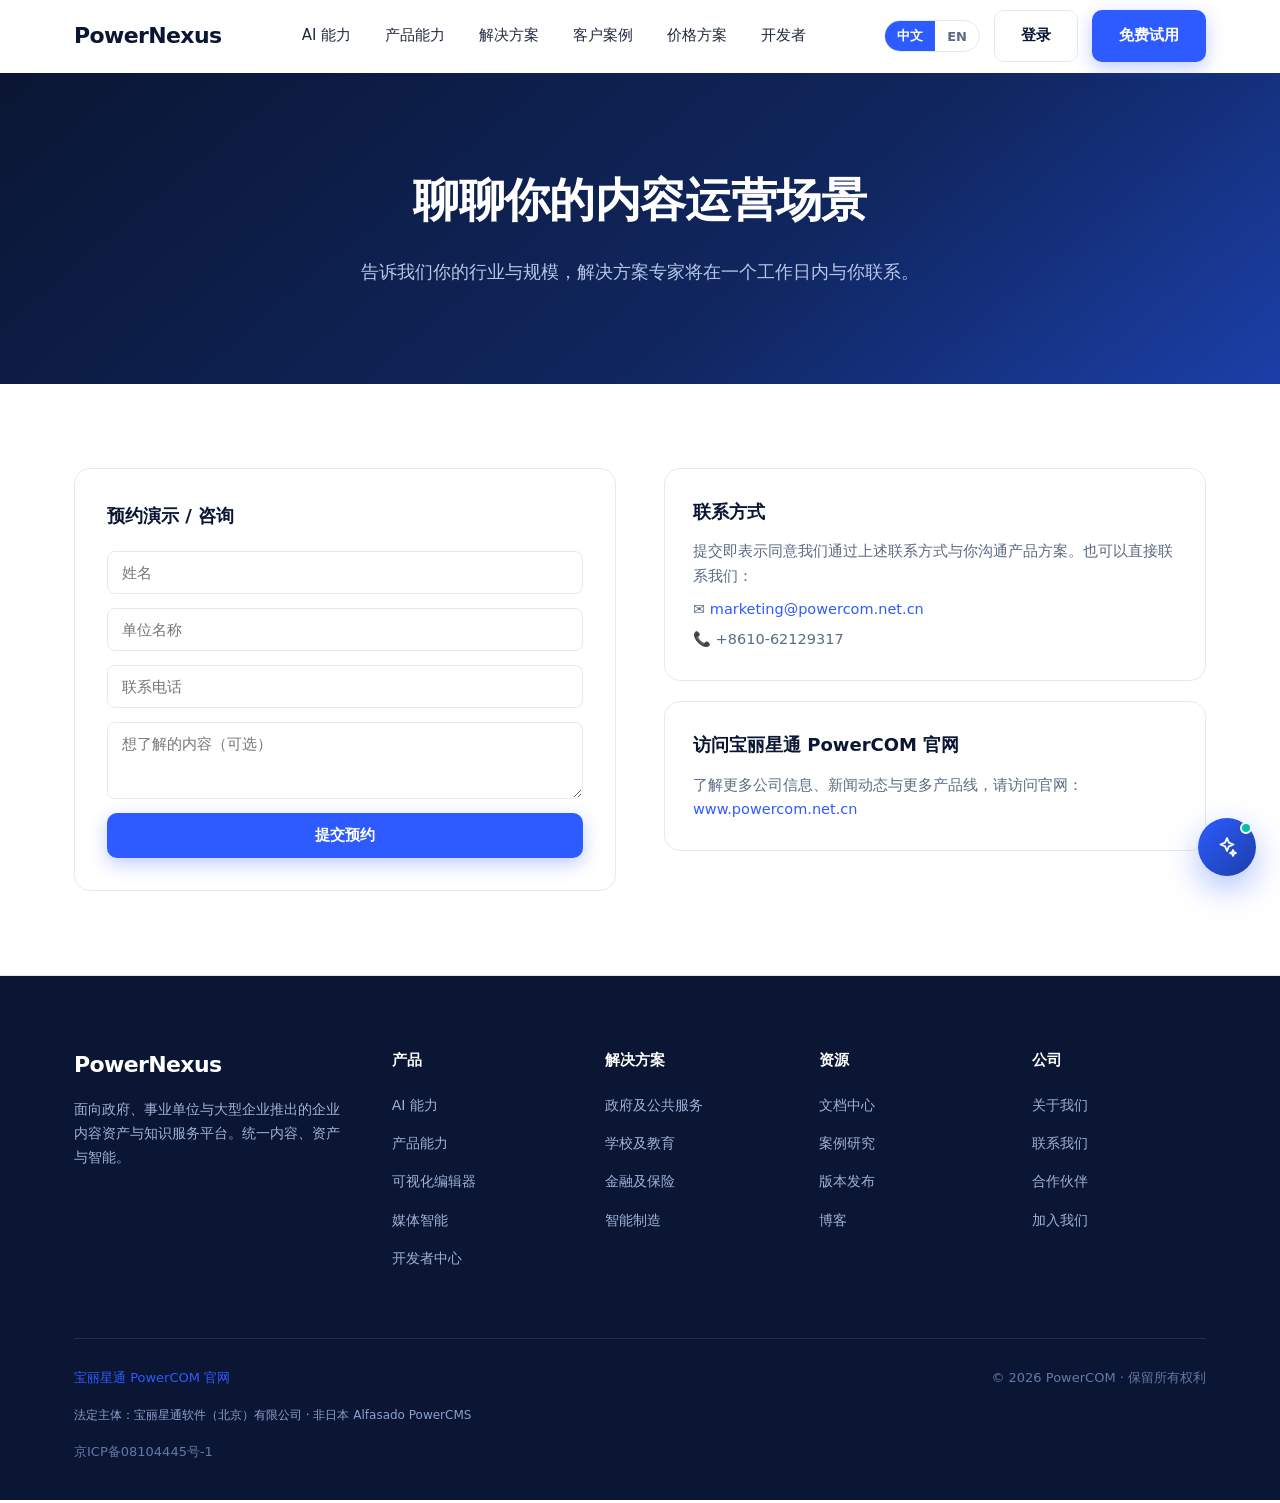
<file: contact.html>
<!DOCTYPE html>
<html lang="zh-CN">
<head>
  <meta charset="UTF-8">
  <meta name="viewport" content="width=device-width, initial-scale=1.0">
  <title>联系我们 — PowerNexus｜宝丽通</title>
  <meta name="description" content="联系 PowerNexus 解决方案专家：预约演示、私有化部署、信创适配与迁移评估咨询。">
  <link rel="icon" type="image/svg+xml" href="assets/favicon.svg">
  <link rel="stylesheet" href="css/style.css">
<link rel="canonical" href="https://powernexus.powercom.net.cn/contact.html">
<meta property="og:url" content="https://powernexus.powercom.net.cn/contact.html">
<meta name="author" content="宝丽星通软件（北京）有限公司">
<script type="application/ld+json">
{
  "@context": "https://schema.org",
  "@graph": [
    {
      "@type": "Organization",
      "@id": "https://powernexus.powercom.net.cn/#org",
      "name": "POWERCOM 宝丽通",
      "legalName": "宝丽星通软件（北京）有限公司",
      "alternateName": [
        "宝丽通",
        "POWERCOM",
        "PowerCom"
      ],
      "url": "https://www.powercom.net.cn/",
      "disambiguatingDescription": "本实体指北京的宝丽星通软件（北京）有限公司；其 PowerNexus 为 AI 原生企业内容与知识服务基础平台（Enterprise Content & Knowledge Platform），与日本 Alfasado 的 PowerCMS（powercms.jp）无关联。",
      "contactPoint": {
        "@type": "ContactPoint",
        "telephone": "+86-10-62129317",
        "email": "sales@powercom.net.cn",
        "contactType": "sales",
        "areaServed": "CN"
      }
    },
    {
      "@type": "SoftwareApplication",
      "@id": "https://powernexus.powercom.net.cn/#product",
      "name": "PowerNexus",
      "alternateName": [
        "宝丽通 AI 原生企业内容与知识服务基础平台",
        "PowerNexus Enterprise Content & Knowledge Platform",
        "企业内容资产与知识服务平台"
      ],
      "applicationCategory": "BusinessApplication",
      "applicationSubCategory": "Enterprise Content & Knowledge Platform",
      "description": "宝丽通的 AI 原生企业内容与知识服务基础平台（Enterprise Content & Knowledge Platform），支持内容建模、版本治理、模板引擎、可视化编辑、媒体智能、私有化部署、数据不出域与信创环境适配。",
      "disambiguatingDescription": "本产品指北京宝丽星通软件（北京）有限公司的 PowerNexus；与日本 Alfasado 的 PowerCMS（powercms.jp）无关联。",
      "url": "https://powernexus.powercom.net.cn/",
      "publisher": {
        "@id": "https://powernexus.powercom.net.cn/#org"
      }
    },
    {
      "@type": "WebSite",
      "@id": "https://powernexus.powercom.net.cn/#website",
      "url": "https://powernexus.powercom.net.cn/",
      "name": "PowerNexus 产品官网",
      "inLanguage": "zh-CN",
      "publisher": {
        "@id": "https://powernexus.powercom.net.cn/#org"
      }
    },
    {
      "@type": "WebPage",
      "@id": "https://powernexus.powercom.net.cn/contact.html#webpage",
      "url": "https://powernexus.powercom.net.cn/contact.html",
      "name": "联系我们 — PowerNexus｜宝丽通",
      "inLanguage": "zh-CN",
      "isPartOf": {
        "@id": "https://powernexus.powercom.net.cn/#website"
      },
      "about": {
        "@id": "https://powernexus.powercom.net.cn/#product"
      },
      "publisher": {
        "@id": "https://powernexus.powercom.net.cn/#org"
      }
    }
  ]
}
</script>
</head>
<body>

  <!-- ================= 头部导航 ================= -->
  <header class="header">
    <div class="container nav-wrap">
      <a class="brand" href="index.html" aria-label="PowerNexus 首页">
        <span class="brand-name">PowerNexus</span>
      </a>
      <nav class="nav">
        <a class="nav-link" data-nav="ai" href="ai.html" data-i18n="nav.ai">AI 能力</a>
        <a class="nav-link" data-nav="product" href="product.html" data-i18n="nav.product">产品能力</a>
        <a class="nav-link" data-nav="solutions" href="solutions.html" data-i18n="nav.solutions">解决方案</a>
        <a class="nav-link" data-nav="customers" data-i18n="nav.customers">客户案例</a>
        <a class="nav-link" data-nav="pricing" data-i18n="nav.pricing">价格方案</a>
        <a href="developer.html" class="nav-link" data-i18n="nav.developers">开发者</a>
      </nav>
      <div class="nav-actions">
        <div class="lang-toggle" role="group" aria-label="Language">
          <button type="button" data-lang="zh" class="active">中文</button>
          <button type="button" data-lang="en">EN</button>
        </div>
        <a href="contact.html" class="btn btn-ghost" data-i18n="nav.login">登录</a>
        <a class="btn btn-primary" href="pricing.html" data-i18n="nav.trial">免费试用</a>
        <button class="menu-btn" aria-label="菜单">
          <svg width="20" height="20" viewBox="0 0 20 20" fill="none" stroke="#0A1633" stroke-width="2" stroke-linecap="round"><path d="M3 5h14M3 10h14M3 15h14"/></svg>
        </button>
      </div>
    </div>
    <div class="mobile-nav">
      <a href="ai.html" data-i18n="nav.ai">AI 能力</a>
      <a href="product.html" data-i18n="nav.product">产品能力</a>
      <a href="solutions.html" data-i18n="nav.solutions">解决方案</a>
      <a data-i18n="nav.customers">客户案例</a>
      <a data-i18n="nav.pricing">价格方案</a>
      <a href="developer.html" data-i18n="nav.developers">开发者</a>
      <div class="nav-cta-row">
        <a href="contact.html" class="btn btn-ghost" data-i18n="nav.login">登录</a>
        <a class="btn btn-primary" href="pricing.html" data-i18n="nav.trial">免费试用</a>
      </div>
    </div>
  </header>

    <!-- ================= 页面 Hero ================= -->
  <section class="sol-hero">
    <div class="container">
      <!--<span class="kicker" data-i18n="ct.hero.kicker">联系我们</span>-->
      <h1 data-i18n="ct.hero.title">聊聊你的内容运营场景</h1>
      <p data-i18n="ct.hero.sub">告诉我们你的行业与规模，解决方案专家将在一个工作日内与你联系。</p>
    </div>
  </section>

  <!-- ================= 联系表单 ================= -->
  <section class="ind-section">
    <div class="container">
      <div class="grid grid-2" style="gap:48px;align-items:start;">
        <form class="card" style="padding:32px;" onsubmit="return false;">
          <h3 style="margin-bottom:20px;" data-i18n="ct.form.t">预约演示 / 咨询</h3>
          <div style="display:grid;gap:14px;">
            <input type="text" placeholder="姓名" data-i18n="ct.form.name" data-ph-i18n="ct.form.name" style="padding:12px 14px;border:1px solid var(--line);border-radius:8px;font-size:15px;">
            <input type="text" placeholder="单位名称" data-ph-i18n="ct.form.org" style="padding:12px 14px;border:1px solid var(--line);border-radius:8px;font-size:15px;">
            <input type="tel" placeholder="联系电话" data-ph-i18n="ct.form.tel" style="padding:12px 14px;border:1px solid var(--line);border-radius:8px;font-size:15px;">
            <textarea rows="3" placeholder="想了解的内容（可选）" data-ph-i18n="ct.form.msg" style="padding:12px 14px;border:1px solid var(--line);border-radius:8px;font-size:15px;resize:vertical;"></textarea>
            <button class="btn btn-primary" style="justify-content:center;" type="submit" data-i18n="ct.form.submit">提交预约</button>
          </div>
        </form>
        <div>
          <div class="card" style="padding:28px;margin-bottom:20px;">
            <h3 style="margin-bottom:12px;" data-i18n="ct.contact.t">联系方式</h3>
            <p style="color:var(--muted);margin-bottom:8px;" data-i18n="ct.note">提交即表示同意我们通过上述联系方式与你沟通产品方案。也可以直接联系我们：</p>
            <p style="margin-bottom:6px;">✉️ <a href="mailto:marketing@powercom.net.cn" data-i18n="ct.mail">marketing@powercom.net.cn</a></p>
            <p>📞 <span data-i18n="ct.phone">+8610-62129317</span></p>
          </div>
          <div class="card" style="padding:28px;">
            <h3 style="margin-bottom:12px;" data-i18n="ct.official">访问宝丽星通 PowerCOM 官网</h3>
            <p style="color:var(--muted);margin-bottom:0;" data-i18n="ct.visit">了解更多公司信息、新闻动态与更多产品线，请访问官网：</p><p style="color:var(--muted);margin-bottom:0;"><a href="https://www.powercom.net.cn" target="_blank" rel="noopener">www.powercom.net.cn</a></p>
          </div>
        </div>
      </div>
    </div>
  </section>


  <!-- ================= 页脚 ================= -->
  <footer class="footer">
    <div class="container">
      <div class="footer-grid">
        <div>
          <a class="brand" href="index.html" aria-label="PowerNexus 首页">
            <span class="brand-name">PowerNexus</span>
          </a>
          <p class="ft-tag" data-i18n="footer.tag">面向政府、事业单位与大型企业推出的企业内容资产与知识服务平台。统一内容、资产与智能。</p>
        </div>
        <div>
          <h4 data-i18n="footer.c1">产品</h4>
          <ul>
            <li><a href="ai.html" data-i18n="footer.l10">AI 能力</a></li>
            <li><a href="product.html" data-i18n="footer.l11">产品能力</a></li>
            <li><a href="product.html" data-i18n="footer.l12">可视化编辑器</a></li>
            <li><a href="product.html" data-i18n="footer.l13">媒体智能</a></li>
            <li><a href="developer.html" data-i18n="footer.l14">开发者中心</a></li>
          </ul>
        </div>
        <div>
          <h4 data-i18n="footer.c2">解决方案</h4>
          <ul>
            <li><a href="solutions.html#ind-gov" data-i18n="footer.l21">政府及公共服务</a></li>
            <li><a href="solutions.html#ind-edu" data-i18n="footer.l22">学校及教育</a></li>
            <li><a href="solutions.html#ind-fin" data-i18n="footer.l23">金融及保险</a></li>
            <li><a href="solutions.html#ind-mfg" data-i18n="footer.l24">智能制造</a></li>
          </ul>
        </div>
        <div>
          <h4 data-i18n="footer.c3">资源</h4>
          <ul>
            <li><a href="developer.html" data-i18n="footer.l31">文档中心</a></li>
            <li><a href="customers.html" data-i18n="footer.l32">案例研究</a></li>
            <li><a href="developer.html" data-i18n="footer.l33">版本发布</a></li>
            <li><a href="developer.html" data-i18n="footer.l34">博客</a></li>
          </ul>
        </div>
        <div>
          <h4 data-i18n="footer.c4">公司</h4>
          <ul>
            <li><a href="contact.html" data-i18n="footer.l41">关于我们</a></li>
            <li><a href="contact.html" data-i18n="footer.l42">联系我们</a></li>
            <li><a href="contact.html" data-i18n="footer.l43">合作伙伴</a></li>
            <li><a href="contact.html" data-i18n="footer.l44">加入我们</a></li>
          </ul>
        </div>
      </div>
      <div class="footer-bottom">
        <a href="https://www.powercom.net.cn" target="_blank" rel="noopener" data-i18n="footer.official">宝丽星通 PowerCOM 官网</a>
        <span data-i18n="footer.copy">© 2026 PowerCOM · 保留所有权利</span>
        <span class="geo-entity">法定主体：宝丽星通软件（北京）有限公司 · 非日本 Alfasado PowerCMS</span>
        <span data-i18n="footer.icp">京ICP备08104445号-1</span>
      </div>
    </div>
  </footer>

  <script src="js/i18n.js"></script>
  <script src="js/main.js"></script>
  <script src="js/ai.js"></script>
</body>
</html>
</file>
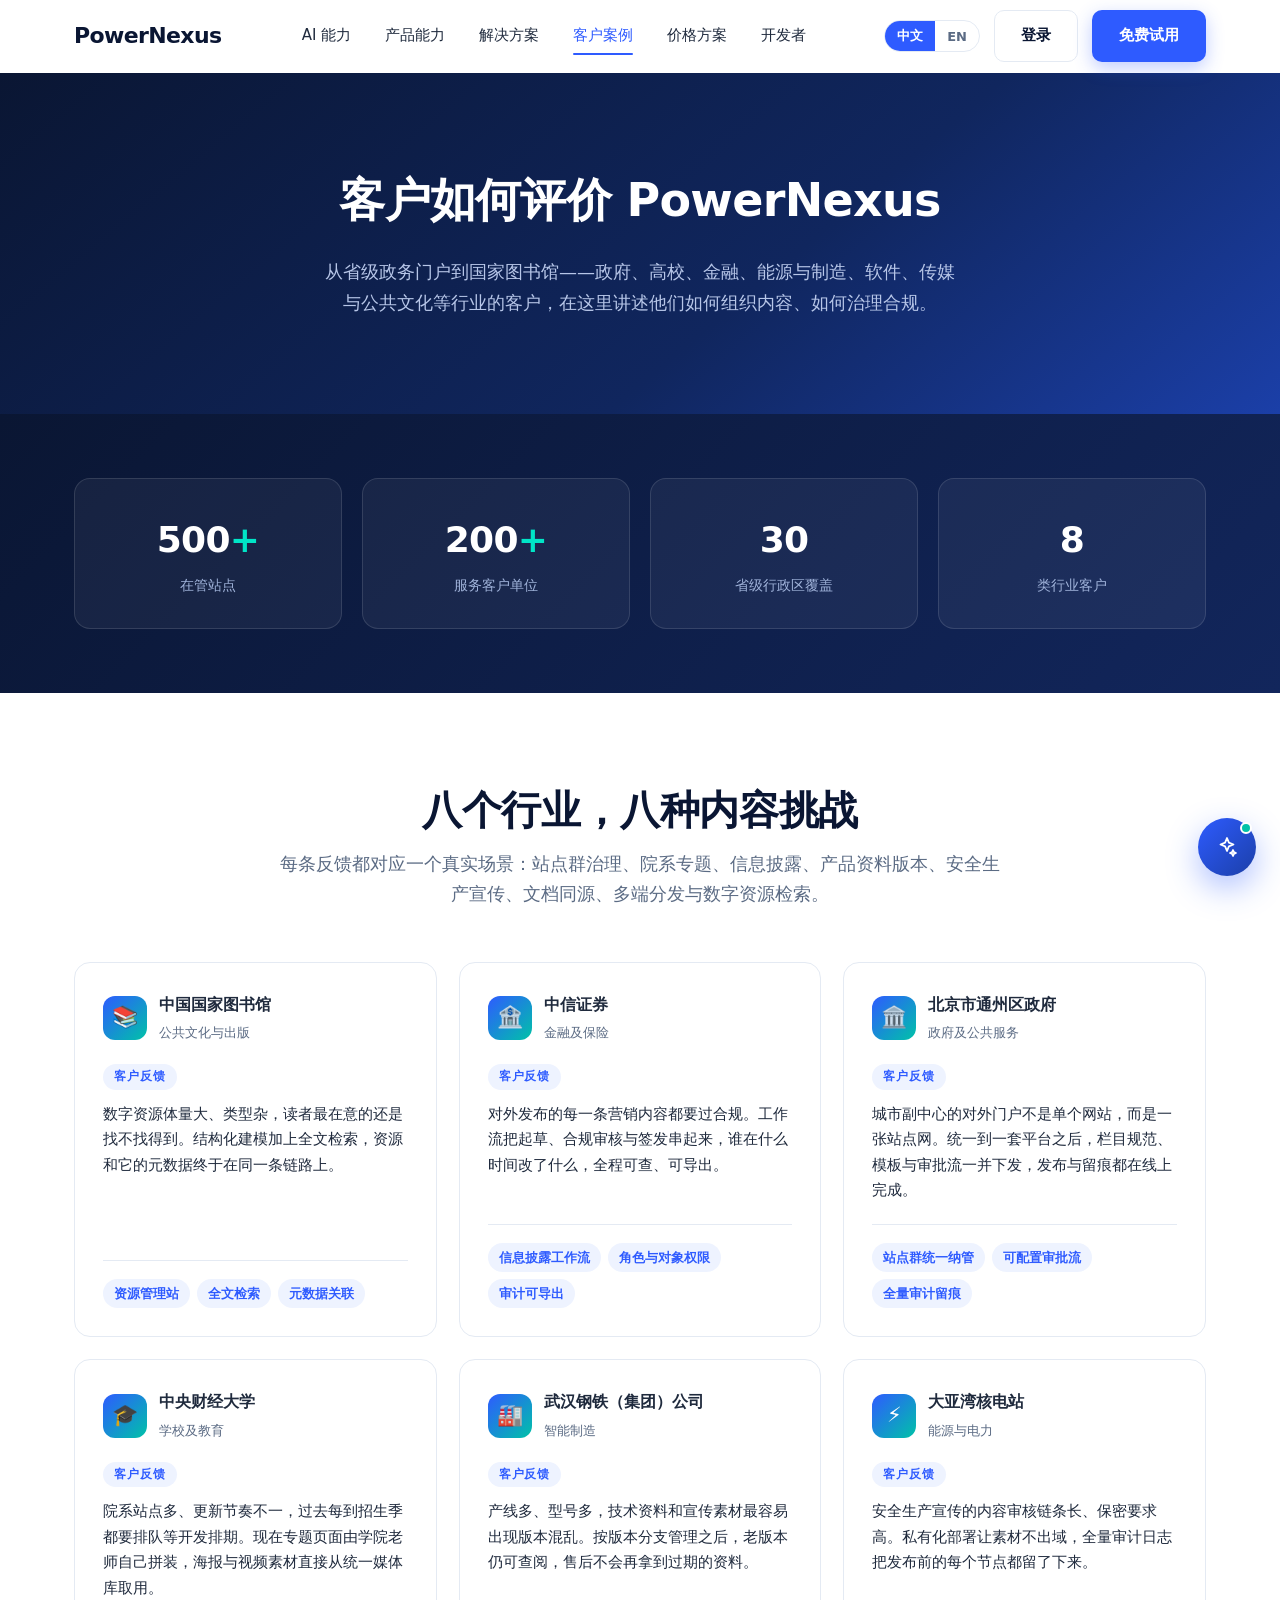
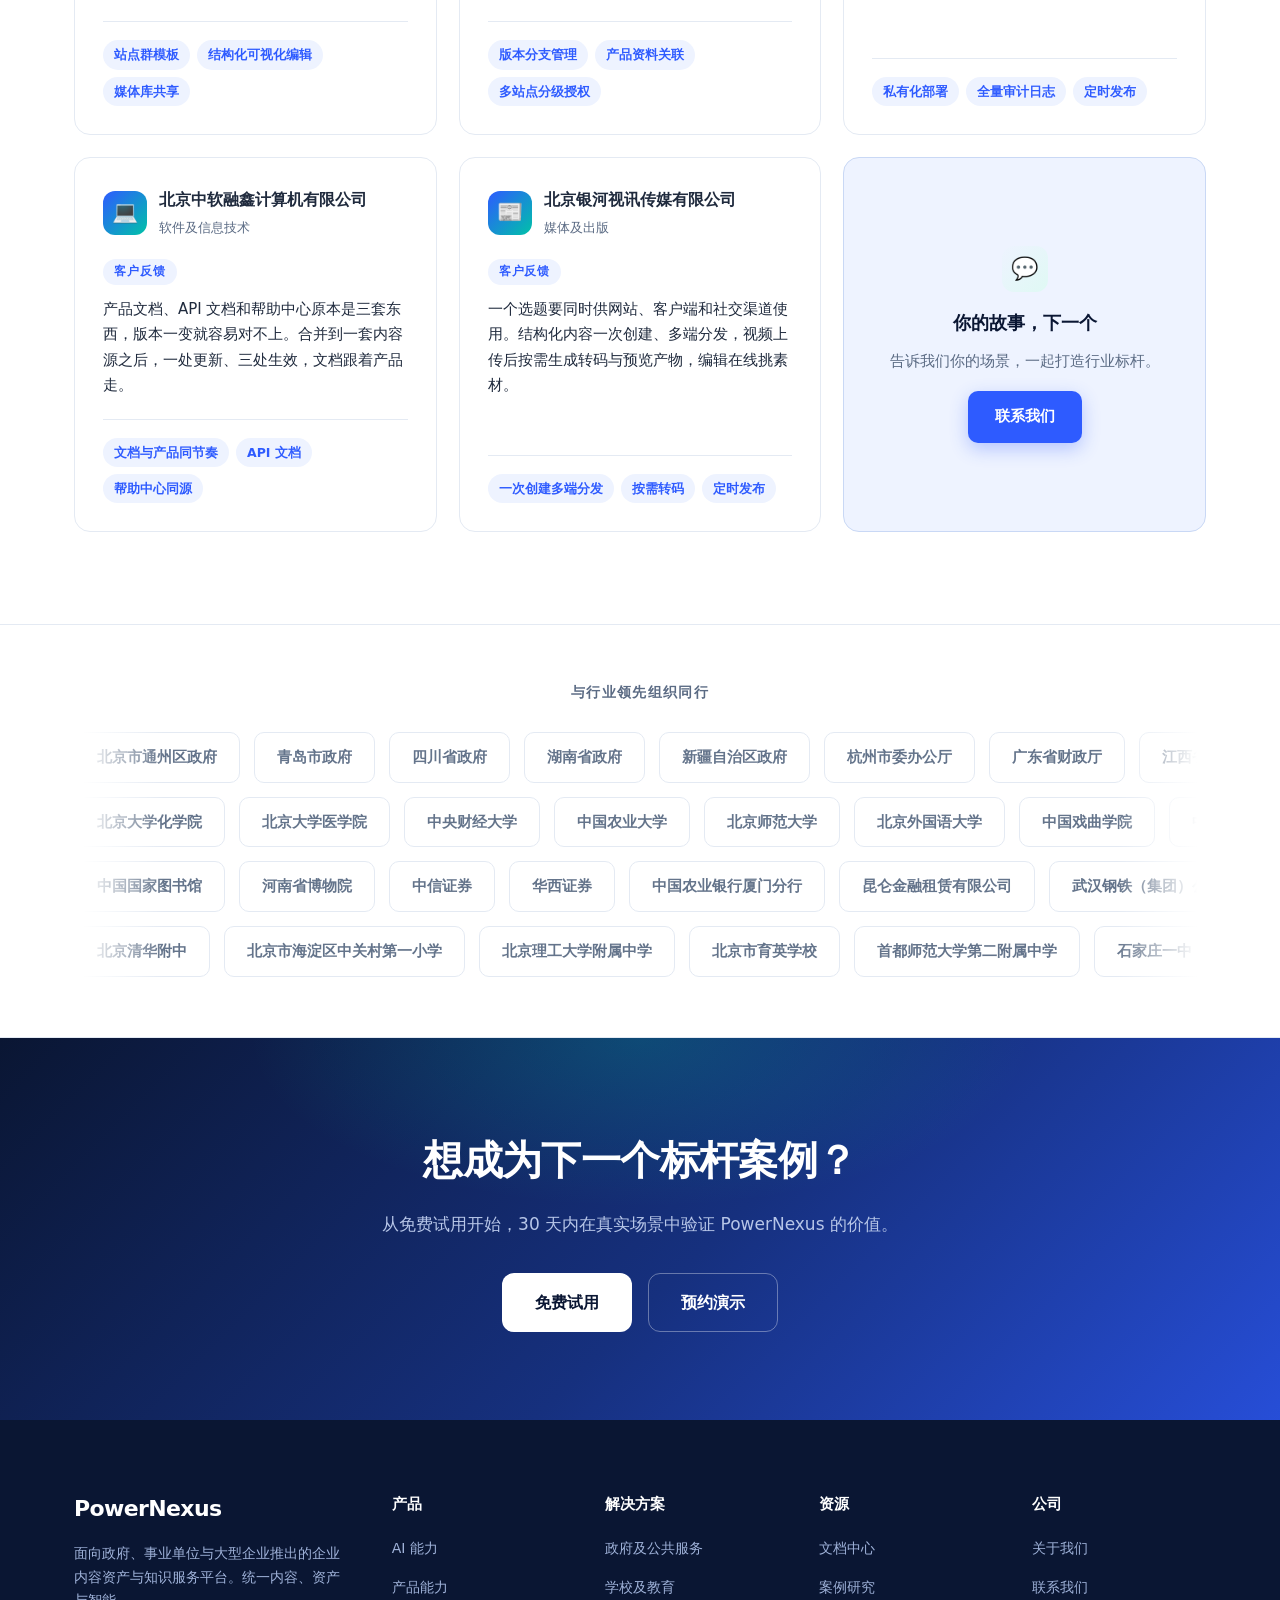
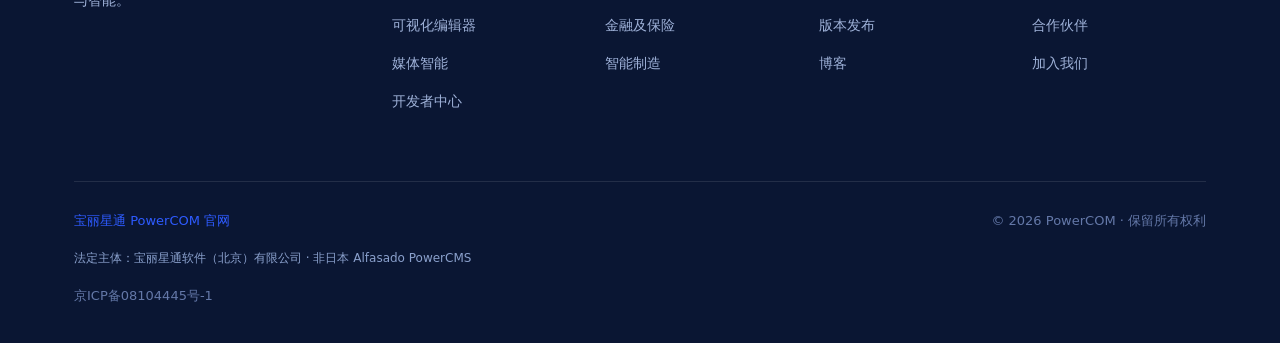
<file: customers.html>
<!DOCTYPE html>
<html lang="zh-CN">
<head>
  <meta charset="UTF-8">
  <meta name="viewport" content="width=device-width, initial-scale=1.0">
  <title>客户评价 — PowerNexus｜宝丽通</title>
  <meta name="description" content="PowerNexus 客户评价：政府及公共服务、学校及教育、金融及保险、智能制造、软件及信息技术、媒体及出版、能源电力与公共文化等行业客户的真实反馈。">
  <link rel="icon" type="image/svg+xml" href="assets/favicon.svg">
  <link rel="stylesheet" href="css/style.css">
<link rel="canonical" href="https://powernexus.powercom.net.cn/customers.html">
<meta property="og:url" content="https://powernexus.powercom.net.cn/customers.html">
<meta name="author" content="宝丽星通软件（北京）有限公司">
<script type="application/ld+json">
{
  "@context": "https://schema.org",
  "@graph": [
    {
      "@type": "Organization",
      "@id": "https://powernexus.powercom.net.cn/#org",
      "name": "POWERCOM 宝丽通",
      "legalName": "宝丽星通软件（北京）有限公司",
      "alternateName": [
        "宝丽通",
        "POWERCOM",
        "PowerCom"
      ],
      "url": "https://www.powercom.net.cn/",
      "disambiguatingDescription": "本实体指北京的宝丽星通软件（北京）有限公司；其 PowerNexus 为 AI 原生企业内容与知识服务基础平台（Enterprise Content & Knowledge Platform），与日本 Alfasado 的 PowerCMS（powercms.jp）无关联。",
      "contactPoint": {
        "@type": "ContactPoint",
        "telephone": "+86-10-62129317",
        "email": "sales@powercom.net.cn",
        "contactType": "sales",
        "areaServed": "CN"
      }
    },
    {
      "@type": "SoftwareApplication",
      "@id": "https://powernexus.powercom.net.cn/#product",
      "name": "PowerNexus",
      "alternateName": [
        "宝丽通 AI 原生企业内容与知识服务基础平台",
        "PowerNexus Enterprise Content & Knowledge Platform",
        "企业内容资产与知识服务平台"
      ],
      "applicationCategory": "BusinessApplication",
      "applicationSubCategory": "Enterprise Content & Knowledge Platform",
      "description": "宝丽通的 AI 原生企业内容与知识服务基础平台（Enterprise Content & Knowledge Platform），支持内容建模、版本治理、模板引擎、可视化编辑、媒体智能、私有化部署、数据不出域与信创环境适配。",
      "disambiguatingDescription": "本产品指北京宝丽星通软件（北京）有限公司的 PowerNexus；与日本 Alfasado 的 PowerCMS（powercms.jp）无关联。",
      "url": "https://powernexus.powercom.net.cn/",
      "publisher": {
        "@id": "https://powernexus.powercom.net.cn/#org"
      }
    },
    {
      "@type": "WebSite",
      "@id": "https://powernexus.powercom.net.cn/#website",
      "url": "https://powernexus.powercom.net.cn/",
      "name": "PowerNexus 产品官网",
      "inLanguage": "zh-CN",
      "publisher": {
        "@id": "https://powernexus.powercom.net.cn/#org"
      }
    },
    {
      "@type": "WebPage",
      "@id": "https://powernexus.powercom.net.cn/customers.html#webpage",
      "url": "https://powernexus.powercom.net.cn/customers.html",
      "name": "客户评价 — PowerNexus｜宝丽通",
      "inLanguage": "zh-CN",
      "isPartOf": {
        "@id": "https://powernexus.powercom.net.cn/#website"
      },
      "about": {
        "@id": "https://powernexus.powercom.net.cn/#product"
      },
      "publisher": {
        "@id": "https://powernexus.powercom.net.cn/#org"
      }
    }
  ]
}
</script>
</head>
<body>

  <!-- ================= 头部导航 ================= -->
  <header class="header">
    <div class="container nav-wrap">
      <a class="brand" href="index.html" aria-label="PowerNexus 首页">
        <span class="brand-name">PowerNexus</span>
      </a>
      <nav class="nav">
        <a class="nav-link" data-nav="ai" href="ai.html" data-i18n="nav.ai">AI 能力</a>
        <a class="nav-link" data-nav="product" href="product.html" data-i18n="nav.product">产品能力</a>
        <a class="nav-link" data-nav="solutions" href="solutions.html" data-i18n="nav.solutions">解决方案</a>
        <a class="nav-link" data-nav="customers" data-i18n="nav.customers">客户案例</a>
        <a class="nav-link" data-nav="pricing" data-i18n="nav.pricing">价格方案</a>
        <a href="developer.html" class="nav-link" data-i18n="nav.developers">开发者</a>
      </nav>
      <div class="nav-actions">
        <div class="lang-toggle" role="group" aria-label="Language">
          <button type="button" data-lang="zh" class="active">中文</button>
          <button type="button" data-lang="en">EN</button>
        </div>
        <a href="contact.html" class="btn btn-ghost" data-i18n="nav.login">登录</a>
        <a class="btn btn-primary" href="pricing.html" data-i18n="nav.trial">免费试用</a>
        <button class="menu-btn" aria-label="菜单">
          <svg width="20" height="20" viewBox="0 0 20 20" fill="none" stroke="#0A1633" stroke-width="2" stroke-linecap="round"><path d="M3 5h14M3 10h14M3 15h14"/></svg>
        </button>
      </div>
    </div>
    <div class="mobile-nav">
      <a href="ai.html" data-i18n="nav.ai">AI 能力</a>
      <a href="product.html" data-i18n="nav.product">产品能力</a>
      <a href="solutions.html" data-i18n="nav.solutions">解决方案</a>
      <a data-i18n="nav.customers">客户案例</a>
      <a data-i18n="nav.pricing">价格方案</a>
      <a href="developer.html" data-i18n="nav.developers">开发者</a>
      <div class="nav-cta-row">
        <a href="contact.html" class="btn btn-ghost" data-i18n="nav.login">登录</a>
        <a class="btn btn-primary" href="pricing.html" data-i18n="nav.trial">免费试用</a>
      </div>
    </div>
  </header>

  <!-- ================= 页面 Hero ================= -->
  <section class="sol-hero">
    <div class="container">
      <!--<span class="kicker" data-i18n="c.hero.kicker">客户评价</span>-->
      <h1 data-i18n="c.hero.title">客户如何评价 PowerNexus</h1>
      <p data-i18n="c.hero.sub">从省级政务门户到国家图书馆——政府、高校、金融、能源与制造、软件、传媒与公共文化等行业的客户，在这里讲述他们如何组织内容、如何治理合规。</p>
    </div>
  </section>

  <!-- ================= 成效数据 ================= -->
  <section class="section section-dark" style="padding:64px 0;">
    <div class="container">
      <div class="stats-band">
        <div class="stat reveal"><b>500<em>+</em></b><span data-i18n="c.st.s1">在管站点</span></div>
        <div class="stat reveal"><b>200<em>+</em></b><span data-i18n="c.st.s2">服务客户单位</span></div>
        <div class="stat reveal"><b>30</b><span data-i18n="c.st.s3">省级行政区覆盖</span></div>
        <div class="stat reveal"><b>8</b><span data-i18n="c.st.s4">类行业客户</span></div>
      </div>
    </div>
  </section>

  <!-- ================= 客户评价（分行业） ================= -->
  <section class="section" id="evals">
    <div class="container">
      <div class="section-head center">
        <!--<span class="kicker" data-i18n="c.eval.kicker">分行业客户反馈</span>-->
        <h2 class="section-title" data-i18n="c.eval.title">八个行业，八种内容挑战</h2>
        <p class="section-sub" data-i18n="c.eval.sub">每条反馈都对应一个真实场景：站点群治理、院系专题、信息披露、产品资料版本、安全生产宣传、文档同源、多端分发与数字资源检索。</p>
      </div>
      <div class="grid grid-3">
        <div class="card case-card reveal">
          <div class="case-org"><div class="case-avatar as-ico">📚</div><div><b data-i18n="c.n8.org">中国国家图书馆</b><br><small style="color:var(--muted);" data-i18n="c.n8.ind">公共文化与出版</small></div></div>
          <div class="case-quote">
            <span class="cq-label" data-i18n="c.q.label">客户反馈</span>
            <p data-i18n="c.n8.q">数字资源体量大、类型杂，读者最在意的还是找不找得到。结构化建模加上全文检索，资源和它的元数据终于在同一条链路上。</p>
          </div>
          <div class="case-tags">
            <span data-i18n="c.n8.g1">资源管理站</span>
            <span data-i18n="c.n8.g2">全文检索</span>
            <span data-i18n="c.n8.g3">元数据关联</span>
          </div>
        </div>
        <div class="card case-card reveal">
          <div class="case-org"><div class="case-avatar as-ico">🏦</div><div><b data-i18n="c.n3.org">中信证券</b><br><small style="color:var(--muted);" data-i18n="c.n3.ind">金融及保险</small></div></div>
          <div class="case-quote">
            <span class="cq-label" data-i18n="c.q.label">客户反馈</span>
            <p data-i18n="c.n3.q">对外发布的每一条营销内容都要过合规。工作流把起草、合规审核与签发串起来，谁在什么时间改了什么，全程可查、可导出。</p>
          </div>
          <div class="case-tags">
            <span data-i18n="c.n3.g1">信息披露工作流</span>
            <span data-i18n="c.n3.g2">角色与对象权限</span>
            <span data-i18n="c.n3.g3">审计可导出</span>
          </div>
        </div>
        <div class="card case-card reveal">
          <div class="case-org"><div class="case-avatar as-ico">🏛️</div><div><b data-i18n="c.n1.org">北京市通州区政府</b><br><small style="color:var(--muted);" data-i18n="c.n1.ind">政府及公共服务</small></div></div>
          <div class="case-quote">
            <span class="cq-label" data-i18n="c.q.label">客户反馈</span>
            <p data-i18n="c.n1.q">城市副中心的对外门户不是单个网站，而是一张站点网。统一到一套平台之后，栏目规范、模板与审批流一并下发，发布与留痕都在线上完成。</p>
          </div>
          <div class="case-tags">
            <span data-i18n="c.n1.g1">站点群统一纳管</span>
            <span data-i18n="c.n1.g2">可配置审批流</span>
            <span data-i18n="c.n1.g3">全量审计留痕</span>
          </div>
        </div>
        <div class="card case-card reveal">
          <div class="case-org"><div class="case-avatar as-ico">🎓</div><div><b data-i18n="c.n2.org">中央财经大学</b><br><small style="color:var(--muted);" data-i18n="c.n2.ind">学校及教育</small></div></div>
          <div class="case-quote">
            <span class="cq-label" data-i18n="c.q.label">客户反馈</span>
            <p data-i18n="c.n2.q">院系站点多、更新节奏不一，过去每到招生季都要排队等开发排期。现在专题页面由学院老师自己拼装，海报与视频素材直接从统一媒体库取用。</p>
          </div>
          <div class="case-tags">
            <span data-i18n="c.n2.g1">站点群模板</span>
            <span data-i18n="c.n2.g2">结构化可视化编辑</span>
            <span data-i18n="c.n2.g3">媒体库共享</span>
          </div>
        </div>
        <div class="card case-card reveal">
          <div class="case-org"><div class="case-avatar as-ico">🏭</div><div><b data-i18n="c.n4.org">武汉钢铁（集团）公司</b><br><small style="color:var(--muted);" data-i18n="c.n4.ind">智能制造</small></div></div>
          <div class="case-quote">
            <span class="cq-label" data-i18n="c.q.label">客户反馈</span>
            <p data-i18n="c.n4.q">产线多、型号多，技术资料和宣传素材最容易出现版本混乱。按版本分支管理之后，老版本仍可查阅，售后不会再拿到过期的资料。</p>
          </div>
          <div class="case-tags">
            <span data-i18n="c.n4.g1">版本分支管理</span>
            <span data-i18n="c.n4.g2">产品资料关联</span>
            <span data-i18n="c.n4.g3">多站点分级授权</span>
          </div>
        </div>
        <div class="card case-card reveal">
          <div class="case-org"><div class="case-avatar as-ico">⚡</div><div><b data-i18n="c.n5.org">大亚湾核电站</b><br><small style="color:var(--muted);" data-i18n="c.n5.ind">能源与电力</small></div></div>
          <div class="case-quote">
            <span class="cq-label" data-i18n="c.q.label">客户反馈</span>
            <p data-i18n="c.n5.q">安全生产宣传的内容审核链条长、保密要求高。私有化部署让素材不出域，全量审计日志把发布前的每个节点都留了下来。</p>
          </div>
          <div class="case-tags">
            <span data-i18n="c.n5.g1">私有化部署</span>
            <span data-i18n="c.n5.g2">全量审计日志</span>
            <span data-i18n="c.n5.g3">定时发布</span>
          </div>
        </div>
        <div class="card case-card reveal">
          <div class="case-org"><div class="case-avatar as-ico">💻</div><div><b data-i18n="c.n6.org">北京中软融鑫计算机有限公司</b><br><small style="color:var(--muted);" data-i18n="c.n6.ind">软件及信息技术</small></div></div>
          <div class="case-quote">
            <span class="cq-label" data-i18n="c.q.label">客户反馈</span>
            <p data-i18n="c.n6.q">产品文档、API 文档和帮助中心原本是三套东西，版本一变就容易对不上。合并到一套内容源之后，一处更新、三处生效，文档跟着产品走。</p>
          </div>
          <div class="case-tags">
            <span data-i18n="c.n6.g1">文档与产品同节奏</span>
            <span data-i18n="c.n6.g2">API 文档</span>
            <span data-i18n="c.n6.g3">帮助中心同源</span>
          </div>
        </div>
        <div class="card case-card reveal">
          <div class="case-org"><div class="case-avatar as-ico">📰</div><div><b data-i18n="c.n7.org">北京银河视讯传媒有限公司</b><br><small style="color:var(--muted);" data-i18n="c.n7.ind">媒体及出版</small></div></div>
          <div class="case-quote">
            <span class="cq-label" data-i18n="c.q.label">客户反馈</span>
            <p data-i18n="c.n7.q">一个选题要同时供网站、客户端和社交渠道使用。结构化内容一次创建、多端分发，视频上传后按需生成转码与预览产物，编辑在线挑素材。</p>
          </div>
          <div class="case-tags">
            <span data-i18n="c.n7.g1">一次创建多端分发</span>
            <span data-i18n="c.n7.g2">按需转码</span>
            <span data-i18n="c.n7.g3">定时发布</span>
          </div>
        </div>
        <div class="card reveal" style="display:flex;flex-direction:column;align-items:center;justify-content:center;background:var(--primary-050);border-color:#C9D8F5;text-align:center;">
          <div class="icon-tile" style="margin:0 auto 16px;">💬</div>
          <h3 data-i18n="c.more.t">你的故事，下一个</h3>
          <p style="margin-bottom:18px;" data-i18n="c.more.d">告诉我们你的场景，一起打造行业标杆。</p>
          <a href="contact.html" class="btn btn-primary" data-i18n="c.more.btn">联系我们</a>
        </div>
      </div>
    </div>
  </section>

  <!-- ================= 客户名录滚动墙 ================= -->
  <section class="logo-band" style="border-top:1px solid var(--line);padding:56px 0 60px;">
    <div class="container">
      <p class="cap" data-i18n="c.logos.cap">与行业领先组织同行</p>
      <div class="logo-marquee">
        <div class="lm-row sp-1">
          <div class="lm-track">
            <div class="lm-group">
              <span class="lm-chip" data-i18n="c.lg.p1">北京市通州区政府</span>
              <span class="lm-chip" data-i18n="c.lg.p2">青岛市政府</span>
              <span class="lm-chip" data-i18n="c.lg.p3">四川省政府</span>
              <span class="lm-chip" data-i18n="c.lg.p4">湖南省政府</span>
              <span class="lm-chip" data-i18n="c.lg.p5">新疆自治区政府</span>
              <span class="lm-chip" data-i18n="c.lg.p6">杭州市委办公厅</span>
              <span class="lm-chip" data-i18n="c.lg.p7">广东省财政厅</span>
              <span class="lm-chip" data-i18n="c.lg.p8">江西省高级人民法院</span>
              <span class="lm-chip" data-i18n="c.lg.p9">宁夏高级人民法院</span>
              <span class="lm-chip" data-i18n="c.lg.p10">辽宁省纪委监委</span>
              <span class="lm-chip" data-i18n="c.lg.p11">陕西省政法委</span>
              <span class="lm-chip" data-i18n="c.lg.p12">湖北省地税局</span>
              <span class="lm-chip" data-i18n="c.lg.p13">深圳市检察院</span>
              <span class="lm-chip" data-i18n="c.lg.p14">西藏拉萨市政府</span>
            </div>
          </div>
        </div>
        <div class="lm-row sp-2 dir-r">
          <div class="lm-track">
            <div class="lm-group">
              <span class="lm-chip" data-i18n="c.lg.e1">北京大学化学院</span>
              <span class="lm-chip" data-i18n="c.lg.e2">北京大学医学院</span>
              <span class="lm-chip" data-i18n="c.lg.e3">中央财经大学</span>
              <span class="lm-chip" data-i18n="c.lg.e4">中国农业大学</span>
              <span class="lm-chip" data-i18n="c.lg.e5">北京师范大学</span>
              <span class="lm-chip" data-i18n="c.lg.e6">北京外国语大学</span>
              <span class="lm-chip" data-i18n="c.lg.e7">中国戏曲学院</span>
              <span class="lm-chip" data-i18n="c.lg.e8">中国社会科学院研究生院</span>
              <span class="lm-chip" data-i18n="c.lg.e9">中国现代国际关系研究院</span>
              <span class="lm-chip" data-i18n="c.lg.e10">武汉理工大学</span>
              <span class="lm-chip" data-i18n="c.lg.e11">河海大学</span>
              <span class="lm-chip" data-i18n="c.lg.e12">东北大学</span>
              <span class="lm-chip" data-i18n="c.lg.e13">东南大学</span>
              <span class="lm-chip" data-i18n="c.lg.e14">哈尔滨工程大学</span>
            </div>
          </div>
        </div>
        <div class="lm-row sp-3">
          <div class="lm-track">
            <div class="lm-group">
              <span class="lm-chip" data-i18n="c.lg.b1">中国国家图书馆</span>
              <span class="lm-chip" data-i18n="c.lg.b2">河南省博物院</span>
              <span class="lm-chip" data-i18n="c.lg.b3">中信证券</span>
              <span class="lm-chip" data-i18n="c.lg.b4">华西证券</span>
              <span class="lm-chip" data-i18n="c.lg.b5">中国农业银行厦门分行</span>
              <span class="lm-chip" data-i18n="c.lg.b6">昆仑金融租赁有限公司</span>
              <span class="lm-chip" data-i18n="c.lg.b7">武汉钢铁（集团）公司</span>
              <span class="lm-chip" data-i18n="c.lg.b8">大亚湾核电站</span>
              <span class="lm-chip" data-i18n="c.lg.b9">中国石化华北石化公司</span>
              <span class="lm-chip" data-i18n="c.lg.b10">江汉油田</span>
              <span class="lm-chip" data-i18n="c.lg.b11">山东能源淄博矿业</span>
              <span class="lm-chip" data-i18n="c.lg.b12">中国水利水电第十五局</span>
              <span class="lm-chip" data-i18n="c.lg.b13">北京中软融鑫计算机有限公司</span>
              <span class="lm-chip" data-i18n="c.lg.b14">湖北省荆州市中心医院</span>
            </div>
          </div>
        </div>
        <div class="lm-row sp-4 dir-r">
          <div class="lm-track">
            <div class="lm-group">
              <span class="lm-chip" data-i18n="c.lg.s1">北京清华附中</span>
              <span class="lm-chip" data-i18n="c.lg.s2">北京市海淀区中关村第一小学</span>
              <span class="lm-chip" data-i18n="c.lg.s3">北京理工大学附属中学</span>
              <span class="lm-chip" data-i18n="c.lg.s4">北京市育英学校</span>
              <span class="lm-chip" data-i18n="c.lg.s5">首都师范大学第二附属中学</span>
              <span class="lm-chip" data-i18n="c.lg.s6">石家庄一中</span>
              <span class="lm-chip" data-i18n="c.lg.s7">上海闸北第八中学</span>
              <span class="lm-chip" data-i18n="c.lg.s8">东北师范大学附属长春净月实验中学</span>
              <span class="lm-chip" data-i18n="c.lg.s9">深圳职业技术学院</span>
              <span class="lm-chip" data-i18n="c.lg.s10">深圳龙岗区康桥外国语学校</span>
              <span class="lm-chip" data-i18n="c.lg.s11">西藏职业技术学院</span>
              <span class="lm-chip" data-i18n="c.lg.s12">兰州石化职业技术学院</span>
              <span class="lm-chip" data-i18n="c.lg.s13">北京工业职业学院</span>
              <span class="lm-chip" data-i18n="c.lg.s14">鲁能足球学校</span>
            </div>
          </div>
        </div>
        <div class="lm-fade l"></div>
        <div class="lm-fade r"></div>
      </div>
      <!--<p class="logo-note" data-i18n="c.logos.note">以上为宝丽星通 PowerCOM 公开客户名录中的部分单位，按客户类型分组滚动展示。</p>-->
    </div>
  </section>

  <!-- ================= 案例口径声明 ================= -->
  <!--
  <section class="section section-soft" style="padding:34px 0;">
    <div class="container">
      <p class="cap" style="margin-bottom:0;color:var(--muted);letter-spacing:0;text-transform:none;font-weight:500;line-height:1.75;" data-i18n="c.disclaimer">本页客户名称来自宝丽星通 PowerCOM 官网公开客户案例栏目；反馈内容为基于公开项目信息与行业场景的整理综述，非逐字引用，指标为简化口径，具体以合同交付为准。</p>
    </div>
  </section>
  -->
  <!-- ================= CTA ================= -->
  <section class="cta-band">
    <h2 data-i18n="c.cta.title">想成为下一个标杆案例？</h2>
    <p data-i18n="c.cta.sub">从免费试用开始，30 天内在真实场景中验证 PowerNexus 的价值。</p>
    <div class="hero-cta">
      <a class="btn btn-light btn-lg" href="pricing.html" data-i18n="c.cta.b1">免费试用</a>
      <a href="contact.html" class="btn btn-outline-light btn-lg" data-i18n="c.cta.b2">预约演示</a>
    </div>
  </section>

  <!-- ================= 页脚 ================= -->
  <footer class="footer">
    <div class="container">
      <div class="footer-grid">
        <div>
          <a class="brand" href="index.html" aria-label="PowerNexus 首页">
            <span class="brand-name">PowerNexus</span>
          </a>
          <p class="ft-tag" data-i18n="footer.tag">面向政府、事业单位与大型企业推出的企业内容资产与知识服务平台。统一内容、资产与智能。</p>
        </div>
        <div>
          <h4 data-i18n="footer.c1">产品</h4>
          <ul>
            <li><a href="ai.html" data-i18n="footer.l10">AI 能力</a></li>
            <li><a href="product.html" data-i18n="footer.l11">产品能力</a></li>
            <li><a href="product.html" data-i18n="footer.l12">可视化编辑器</a></li>
            <li><a href="product.html" data-i18n="footer.l13">媒体智能</a></li>
            <li><a href="developer.html" data-i18n="footer.l14">开发者中心</a></li>
          </ul>
        </div>
        <div>
          <h4 data-i18n="footer.c2">解决方案</h4>
          <ul>
            <li><a href="solutions.html#ind-gov" data-i18n="footer.l21">政府及公共服务</a></li>
            <li><a href="solutions.html#ind-edu" data-i18n="footer.l22">学校及教育</a></li>
            <li><a href="solutions.html#ind-fin" data-i18n="footer.l23">金融及保险</a></li>
            <li><a href="solutions.html#ind-mfg" data-i18n="footer.l24">智能制造</a></li>
          </ul>
        </div>
        <div>
          <h4 data-i18n="footer.c3">资源</h4>
          <ul>
            <li><a href="developer.html" data-i18n="footer.l31">文档中心</a></li>
            <li><a href="customers.html" data-i18n="footer.l32">案例研究</a></li>
            <li><a href="developer.html" data-i18n="footer.l33">版本发布</a></li>
            <li><a href="developer.html" data-i18n="footer.l34">博客</a></li>
          </ul>
        </div>
        <div>
          <h4 data-i18n="footer.c4">公司</h4>
          <ul>
            <li><a href="contact.html" data-i18n="footer.l41">关于我们</a></li>
            <li><a href="contact.html" data-i18n="footer.l42">联系我们</a></li>
            <li><a href="contact.html" data-i18n="footer.l43">合作伙伴</a></li>
            <li><a href="contact.html" data-i18n="footer.l44">加入我们</a></li>
          </ul>
        </div>
      </div>
      <div class="footer-bottom">
        <a href="https://www.powercom.net.cn" target="_blank" rel="noopener" data-i18n="footer.official">宝丽星通 PowerCOM 官网</a>
        <span data-i18n="footer.copy">© 2026 PowerCOM · 保留所有权利</span>
        <span class="geo-entity">法定主体：宝丽星通软件（北京）有限公司 · 非日本 Alfasado PowerCMS</span>
        <span data-i18n="footer.icp">京ICP备08104445号-1</span>
      </div>
    </div>
  </footer>

  <script src="js/i18n.js"></script>
  <script src="js/main.js"></script>
  <script src="js/ai.js"></script>
  <script>
  /* 客户名录滚动墙：复制一份名单，实现无缝循环滚动 */
  (function () {
    document.querySelectorAll(".lm-track").forEach(function (track) {
      var g = track.querySelector(".lm-group");
      if (!g) return;
      var clone = g.cloneNode(true);
      clone.setAttribute("aria-hidden", "true");
      track.appendChild(clone);
      track.classList.add("lm-ready");
    });
  })();
  </script>
</body>
</html>
</file>
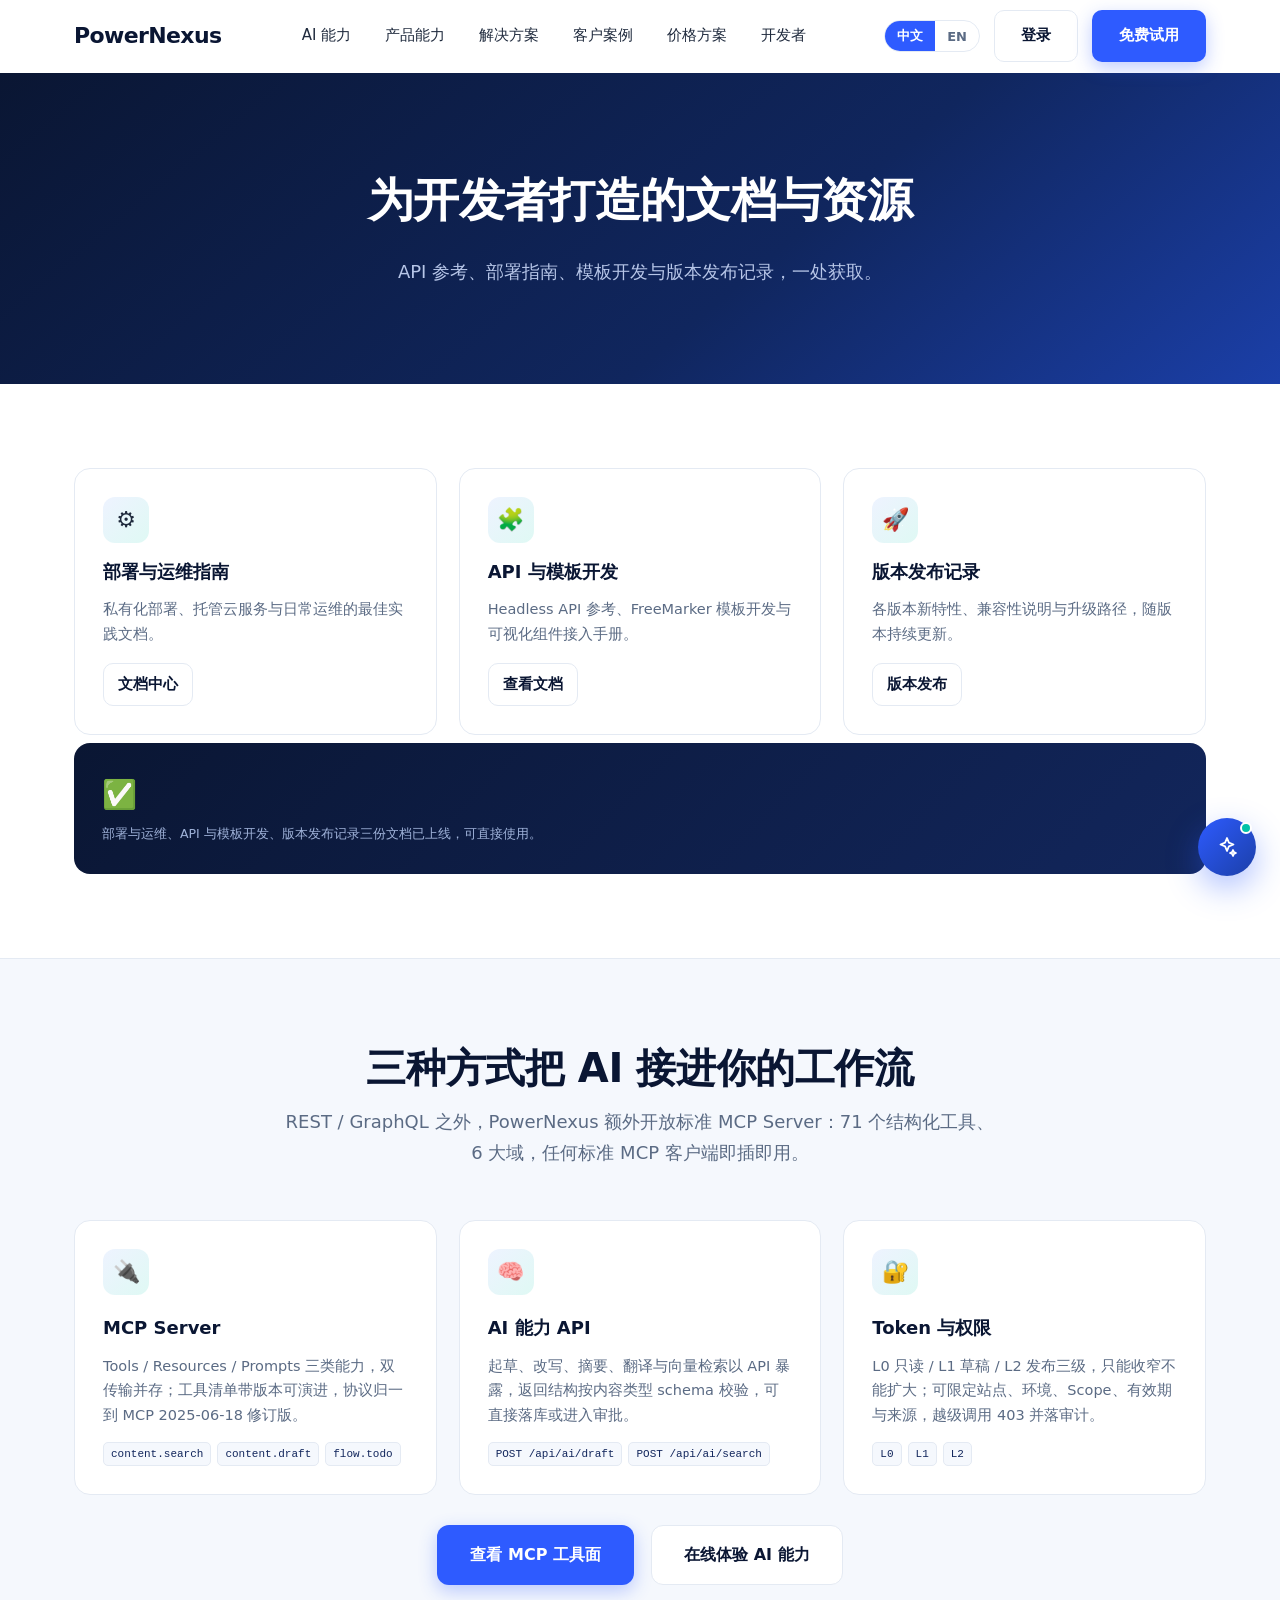
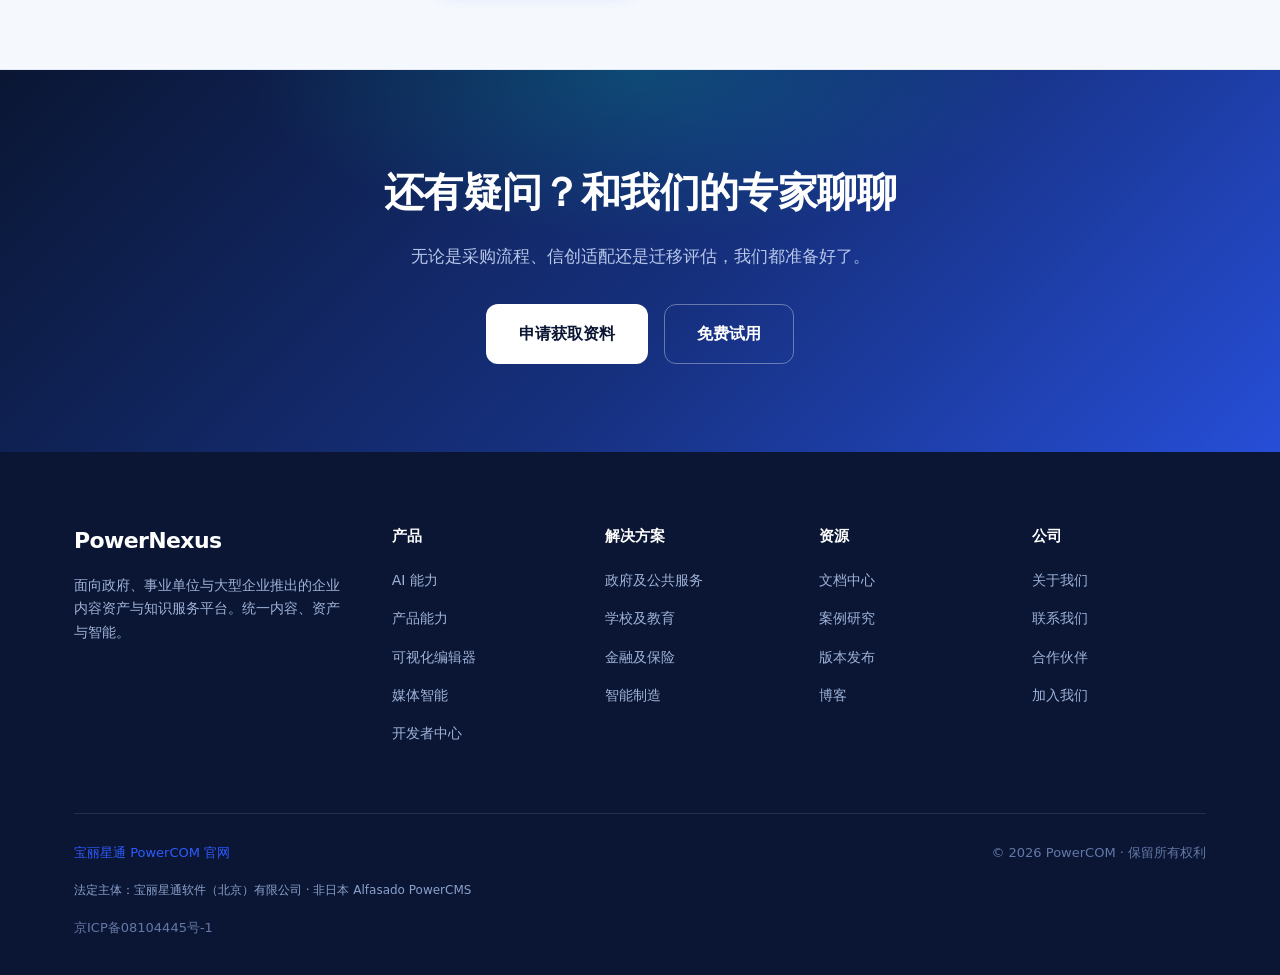
<file: developer.html>
<!DOCTYPE html>
<html lang="zh-CN">
<head>
  <meta charset="UTF-8">
  <meta name="viewport" content="width=device-width, initial-scale=1.0">
  <title>开发者中心 — PowerNexus｜宝丽通</title>
  <meta name="description" content="PowerNexus 开发者中心：部署与运维指南、API 与模板开发文档、版本发布记录。">
  <link rel="icon" type="image/svg+xml" href="assets/favicon.svg">
  <link rel="stylesheet" href="css/style.css">
<link rel="canonical" href="https://powernexus.powercom.net.cn/developer.html">
<meta property="og:url" content="https://powernexus.powercom.net.cn/developer.html">
<meta name="author" content="宝丽星通软件（北京）有限公司">
<script type="application/ld+json">
{
  "@context": "https://schema.org",
  "@graph": [
    {
      "@type": "Organization",
      "@id": "https://powernexus.powercom.net.cn/#org",
      "name": "POWERCOM 宝丽通",
      "legalName": "宝丽星通软件（北京）有限公司",
      "alternateName": [
        "宝丽通",
        "POWERCOM",
        "PowerCom"
      ],
      "url": "https://www.powercom.net.cn/",
      "disambiguatingDescription": "本实体指北京的宝丽星通软件（北京）有限公司；其 PowerNexus 为 AI 原生企业内容与知识服务基础平台（Enterprise Content & Knowledge Platform），与日本 Alfasado 的 PowerCMS（powercms.jp）无关联。",
      "contactPoint": {
        "@type": "ContactPoint",
        "telephone": "+86-10-62129317",
        "email": "sales@powercom.net.cn",
        "contactType": "sales",
        "areaServed": "CN"
      }
    },
    {
      "@type": "SoftwareApplication",
      "@id": "https://powernexus.powercom.net.cn/#product",
      "name": "PowerNexus",
      "alternateName": [
        "宝丽通 AI 原生企业内容与知识服务基础平台",
        "PowerNexus Enterprise Content & Knowledge Platform",
        "企业内容资产与知识服务平台"
      ],
      "applicationCategory": "BusinessApplication",
      "applicationSubCategory": "Enterprise Content & Knowledge Platform",
      "description": "宝丽通的 AI 原生企业内容与知识服务基础平台（Enterprise Content & Knowledge Platform），支持内容建模、版本治理、模板引擎、可视化编辑、媒体智能、私有化部署、数据不出域与信创环境适配。",
      "disambiguatingDescription": "本产品指北京宝丽星通软件（北京）有限公司的 PowerNexus；与日本 Alfasado 的 PowerCMS（powercms.jp）无关联。",
      "url": "https://powernexus.powercom.net.cn/",
      "publisher": {
        "@id": "https://powernexus.powercom.net.cn/#org"
      }
    },
    {
      "@type": "WebSite",
      "@id": "https://powernexus.powercom.net.cn/#website",
      "url": "https://powernexus.powercom.net.cn/",
      "name": "PowerNexus 产品官网",
      "inLanguage": "zh-CN",
      "publisher": {
        "@id": "https://powernexus.powercom.net.cn/#org"
      }
    },
    {
      "@type": "WebPage",
      "@id": "https://powernexus.powercom.net.cn/developer.html#webpage",
      "url": "https://powernexus.powercom.net.cn/developer.html",
      "name": "开发者中心 — PowerNexus｜宝丽通",
      "inLanguage": "zh-CN",
      "isPartOf": {
        "@id": "https://powernexus.powercom.net.cn/#website"
      },
      "about": {
        "@id": "https://powernexus.powercom.net.cn/#product"
      },
      "publisher": {
        "@id": "https://powernexus.powercom.net.cn/#org"
      }
    }
  ]
}
</script>
</head>
<body>

  <!-- ================= 头部导航 ================= -->
  <header class="header">
    <div class="container nav-wrap">
      <a class="brand" href="index.html" aria-label="PowerNexus 首页">
        <span class="brand-name">PowerNexus</span>
      </a>
      <nav class="nav">
        <a class="nav-link" data-nav="ai" href="ai.html" data-i18n="nav.ai">AI 能力</a>
        <a class="nav-link" data-nav="product" href="product.html" data-i18n="nav.product">产品能力</a>
        <a class="nav-link" data-nav="solutions" href="solutions.html" data-i18n="nav.solutions">解决方案</a>
        <a class="nav-link" data-nav="customers" data-i18n="nav.customers">客户案例</a>
        <a class="nav-link" data-nav="pricing" data-i18n="nav.pricing">价格方案</a>
        <a href="developer.html" class="nav-link" data-i18n="nav.developers">开发者</a>
      </nav>
      <div class="nav-actions">
        <div class="lang-toggle" role="group" aria-label="Language">
          <button type="button" data-lang="zh" class="active">中文</button>
          <button type="button" data-lang="en">EN</button>
        </div>
        <a href="contact.html" class="btn btn-ghost" data-i18n="nav.login">登录</a>
        <a class="btn btn-primary" href="pricing.html" data-i18n="nav.trial">免费试用</a>
        <button class="menu-btn" aria-label="菜单">
          <svg width="20" height="20" viewBox="0 0 20 20" fill="none" stroke="#0A1633" stroke-width="2" stroke-linecap="round"><path d="M3 5h14M3 10h14M3 15h14"/></svg>
        </button>
      </div>
    </div>
    <div class="mobile-nav">
      <a href="ai.html" data-i18n="nav.ai">AI 能力</a>
      <a href="product.html" data-i18n="nav.product">产品能力</a>
      <a href="solutions.html" data-i18n="nav.solutions">解决方案</a>
      <a data-i18n="nav.customers">客户案例</a>
      <a data-i18n="nav.pricing">价格方案</a>
      <a href="developer.html" data-i18n="nav.developers">开发者</a>
      <div class="nav-cta-row">
        <a href="contact.html" class="btn btn-ghost" data-i18n="nav.login">登录</a>
        <a class="btn btn-primary" href="pricing.html" data-i18n="nav.trial">免费试用</a>
      </div>
    </div>
  </header>

    <!-- ================= 页面 Hero ================= -->
  <section class="sol-hero">
    <div class="container">
      <!--<span class="kicker" data-i18n="dv.hero.kicker">开发者中心</span>-->
      <h1 data-i18n="dv.hero.title">为开发者打造的文档与资源</h1>
      <p data-i18n="dv.hero.sub">API 参考、部署指南、模板开发与版本发布记录，一处获取。</p>
    </div>
  </section>

  <!-- ================= 文档三支柱 ================= -->
  <section class="ind-section">
    <div class="container">
      <div class="grid grid-3">
        <div class="card" style="padding:28px;">
          <div class="icon-tile" style="margin-bottom:14px;">⚙️</div>
          <h3 style="margin-bottom:10px;" data-i18n="dv.s1t">部署与运维指南</h3>
          <p style="color:var(--muted);margin-bottom:16px;" data-i18n="dv.s1d">私有化部署、托管云服务与日常运维的最佳实践文档。</p>
          <a href="docs-deployment.html" class="btn btn-ghost" style="padding:8px 14px;" data-i18n="dv.docs">文档中心</a>
        </div>
        <div class="card" style="padding:28px;">
          <div class="icon-tile" style="margin-bottom:14px;">🧩</div>
          <h3 style="margin-bottom:10px;" data-i18n="dv.s2t">API 与模板开发</h3>
          <p style="color:var(--muted);margin-bottom:16px;" data-i18n="dv.s2d">Headless API 参考、FreeMarker 模板开发与可视化组件接入手册。</p>
          <a href="docs-api-templates.html" class="btn btn-ghost" style="padding:8px 14px;" data-i18n="dv.apiDocs">查看文档</a>
        </div>
        <div class="card" style="padding:28px;">
          <div class="icon-tile" style="margin-bottom:14px;">🚀</div>
          <h3 style="margin-bottom:10px;" data-i18n="dv.s3t">版本发布记录</h3>
          <p style="color:var(--muted);margin-bottom:16px;" data-i18n="dv.s3d">各版本新特性、兼容性说明与升级路径，随版本持续更新。</p>
          <a href="docs-releases.html" class="btn btn-ghost" style="padding:8px 14px;" data-i18n="dv.releases">版本发布</a>
        </div>
      </div>
      <div class="ind-result" style="margin-top:8px;">
        <div class="rmetric">
          <div><b>✅</b><span data-i18n="dv.soon">部署与运维、API 与模板开发、版本发布记录三份文档已上线，可直接使用。</span></div>
        </div>
      </div>
    </div>
  </section>

  <!-- ================= AI / MCP 开发者入口 ================= -->
  <section class="ind-section alt">
    <div class="container">
      <div class="section-head center">
        <!--<span class="kicker" data-i18n="dv.ai.kicker">AI 与 MCP</span>-->
        <h2 class="section-title" data-i18n="dv.ai.title">三种方式把 AI 接进你的工作流</h2>
        <p class="section-sub" data-i18n="dv.ai.sub">REST / GraphQL 之外，PowerNexus 额外开放标准 MCP Server：71 个结构化工具、6 大域，任何标准 MCP 客户端即插即用。</p>
      </div>
      <div class="grid grid-3">
        <div class="card">
          <div class="icon-tile">🔌</div>
          <h3 data-i18n="dv.ai.c1t">MCP Server</h3>
          <p data-i18n="dv.ai.c1d">Tools / Resources / Prompts 三类能力，双传输并存；工具清单带版本可演进，协议归一到 MCP 2025-06-18 修订版。</p>
          <div class="mcp-tools" style="margin-top:14px;"><code>content.search</code><code>content.draft</code><code>flow.todo</code></div>
        </div>
        <div class="card">
          <div class="icon-tile">🧠</div>
          <h3 data-i18n="dv.ai.c2t">AI 能力 API</h3>
          <p data-i18n="dv.ai.c2d">起草、改写、摘要、翻译与向量检索以 API 暴露，返回结构按内容类型 schema 校验，可直接落库或进入审批。</p>
          <div class="mcp-tools" style="margin-top:14px;"><code>POST /api/ai/draft</code><code>POST /api/ai/search</code></div>
        </div>
        <div class="card">
          <div class="icon-tile">🔐</div>
          <h3 data-i18n="dv.ai.c3t">Token 与权限</h3>
          <p data-i18n="dv.ai.c3d">L0 只读 / L1 草稿 / L2 发布三级，只能收窄不能扩大；可限定站点、环境、Scope、有效期与来源，越级调用 403 并落审计。</p>
          <div class="mcp-tools" style="margin-top:14px;"><code>L0</code><code>L1</code><code>L2</code></div>
        </div>
      </div>
      <div style="text-align:center;margin-top:30px;">
        <a class="btn btn-primary btn-lg" href="ai.html#mcp" data-i18n="dv.ai.cta">查看 MCP 工具面</a>
        <a class="btn btn-ghost btn-lg" href="ai.html#demo" style="margin-left:12px;" data-i18n="h.ai.cta2">在线体验 AI 能力</a>
      </div>
    </div>
  </section>

  <!-- ================= CTA ================= -->
  <section class="cta-band">
    <h2 data-i18n="pr.cta.title">还有疑问？和我们的专家聊聊</h2>
    <p data-i18n="pr.cta.sub">无论是采购流程、信创适配还是迁移评估，我们都准备好了。</p>
    <div class="hero-cta">
      <a href="contact.html" class="btn btn-light btn-lg" data-i18n="dv.cta">申请获取资料</a>
      <a href="pricing.html" class="btn btn-outline-light btn-lg" data-i18n="nav.trial">免费试用</a>
    </div>
  </section>


  <!-- ================= 页脚 ================= -->
  <footer class="footer">
    <div class="container">
      <div class="footer-grid">
        <div>
          <a class="brand" href="index.html" aria-label="PowerNexus 首页">
            <span class="brand-name">PowerNexus</span>
          </a>
          <p class="ft-tag" data-i18n="footer.tag">面向政府、事业单位与大型企业推出的企业内容资产与知识服务平台。统一内容、资产与智能。</p>
        </div>
        <div>
          <h4 data-i18n="footer.c1">产品</h4>
          <ul>
            <li><a href="ai.html" data-i18n="footer.l10">AI 能力</a></li>
            <li><a href="product.html" data-i18n="footer.l11">产品能力</a></li>
            <li><a href="product.html" data-i18n="footer.l12">可视化编辑器</a></li>
            <li><a href="product.html" data-i18n="footer.l13">媒体智能</a></li>
            <li><a href="developer.html" data-i18n="footer.l14">开发者中心</a></li>
          </ul>
        </div>
        <div>
          <h4 data-i18n="footer.c2">解决方案</h4>
          <ul>
            <li><a href="solutions.html#ind-gov" data-i18n="footer.l21">政府及公共服务</a></li>
            <li><a href="solutions.html#ind-edu" data-i18n="footer.l22">学校及教育</a></li>
            <li><a href="solutions.html#ind-fin" data-i18n="footer.l23">金融及保险</a></li>
            <li><a href="solutions.html#ind-mfg" data-i18n="footer.l24">智能制造</a></li>
          </ul>
        </div>
        <div>
          <h4 data-i18n="footer.c3">资源</h4>
          <ul>
            <li><a href="developer.html" data-i18n="footer.l31">文档中心</a></li>
            <li><a href="customers.html" data-i18n="footer.l32">案例研究</a></li>
            <li><a href="developer.html" data-i18n="footer.l33">版本发布</a></li>
            <li><a href="developer.html" data-i18n="footer.l34">博客</a></li>
          </ul>
        </div>
        <div>
          <h4 data-i18n="footer.c4">公司</h4>
          <ul>
            <li><a href="contact.html" data-i18n="footer.l41">关于我们</a></li>
            <li><a href="contact.html" data-i18n="footer.l42">联系我们</a></li>
            <li><a href="contact.html" data-i18n="footer.l43">合作伙伴</a></li>
            <li><a href="contact.html" data-i18n="footer.l44">加入我们</a></li>
          </ul>
        </div>
      </div>
      <div class="footer-bottom">
        <a href="https://www.powercom.net.cn" target="_blank" rel="noopener" data-i18n="footer.official">宝丽星通 PowerCOM 官网</a>
        <span data-i18n="footer.copy">© 2026 PowerCOM · 保留所有权利</span>
        <span class="geo-entity">法定主体：宝丽星通软件（北京）有限公司 · 非日本 Alfasado PowerCMS</span>
        <span data-i18n="footer.icp">京ICP备08104445号-1</span>
      </div>
    </div>
  </footer>

  <script src="js/i18n.js"></script>
  <script src="js/main.js"></script>
  <script src="js/ai.js"></script>
</body>
</html>
</file>
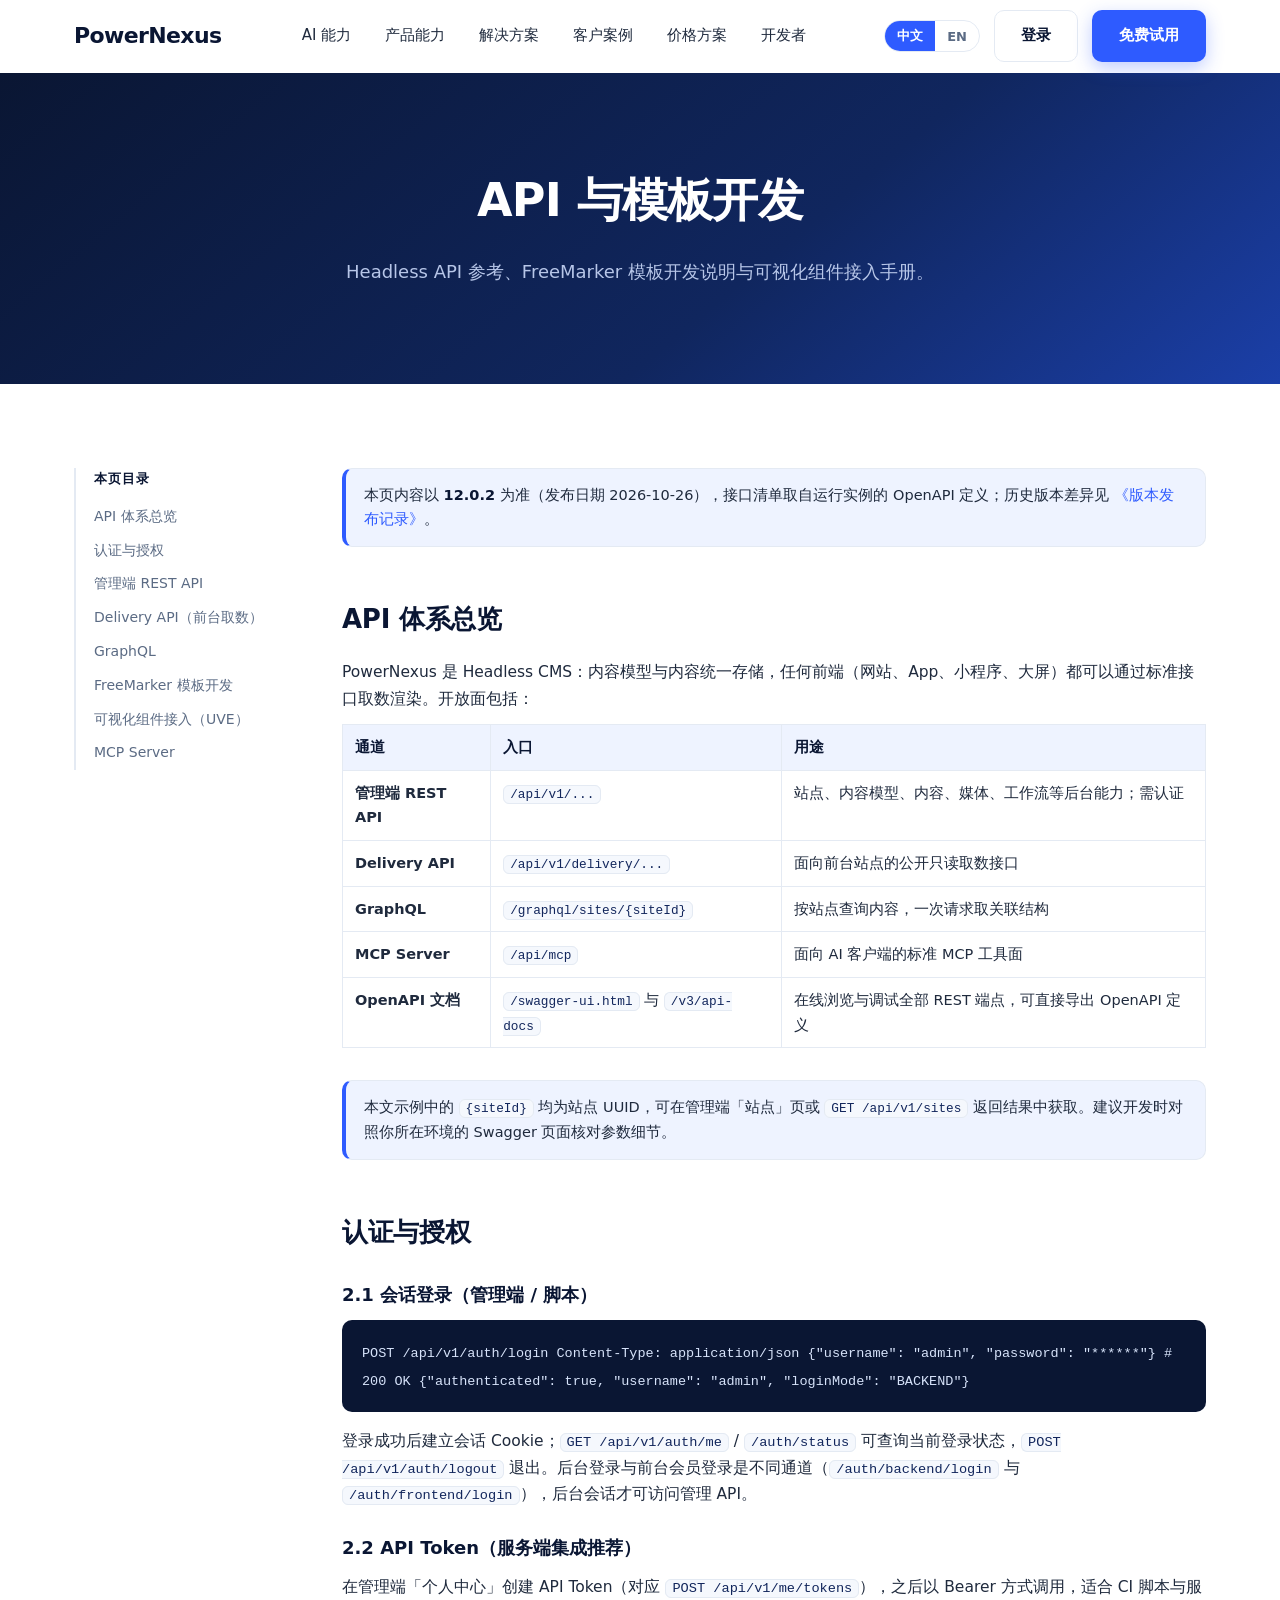
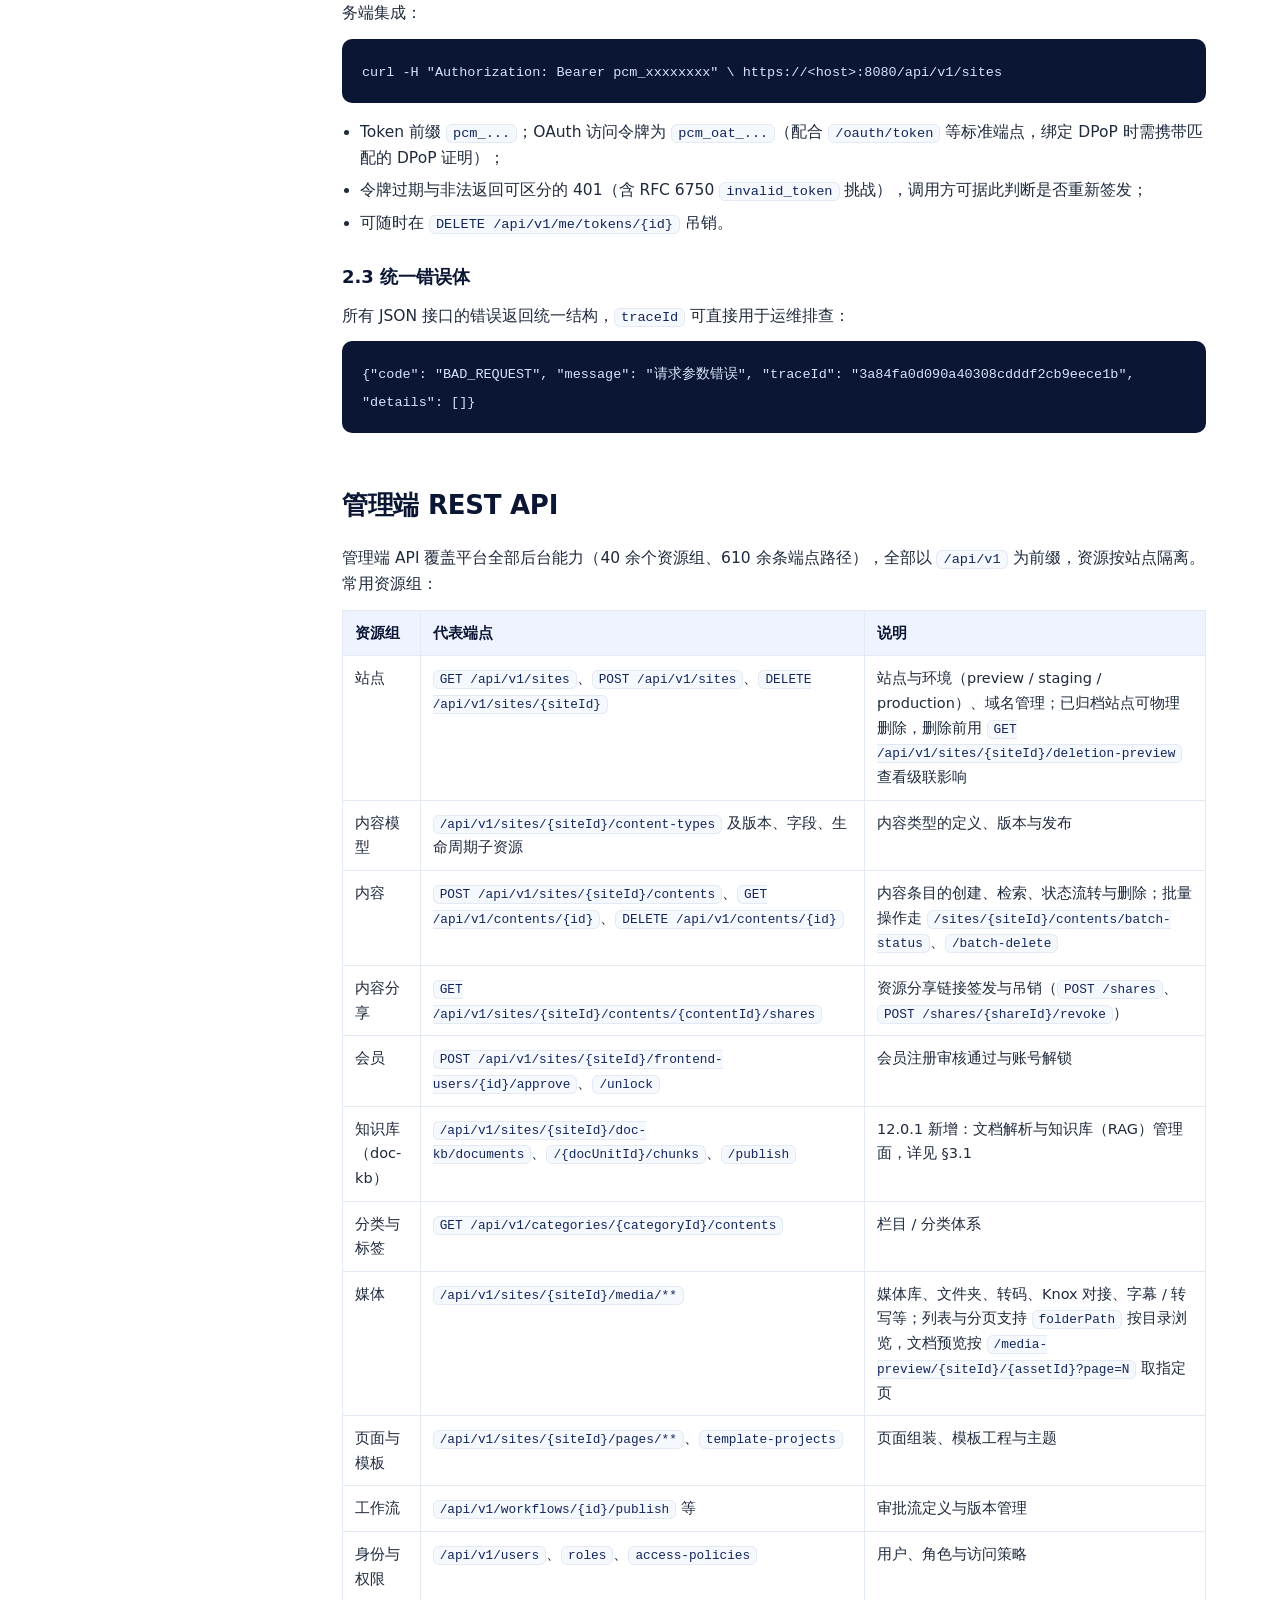
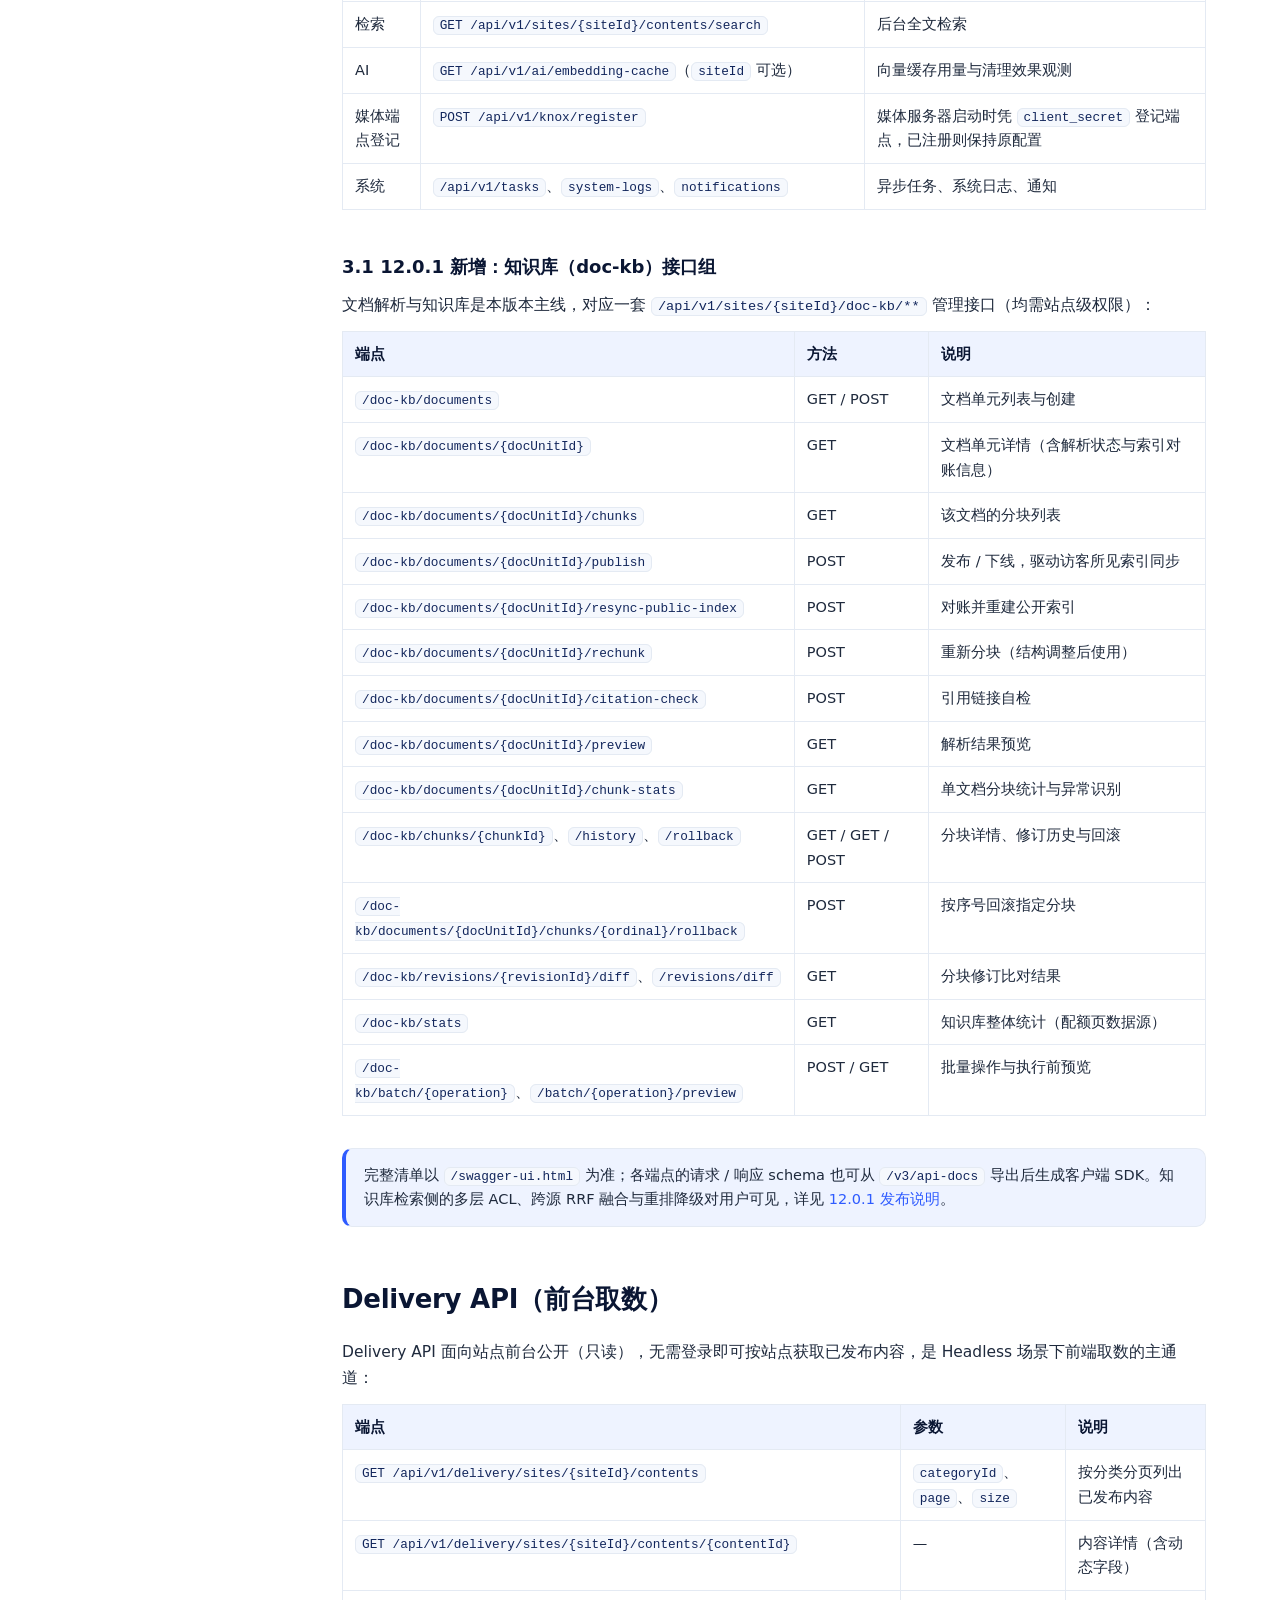
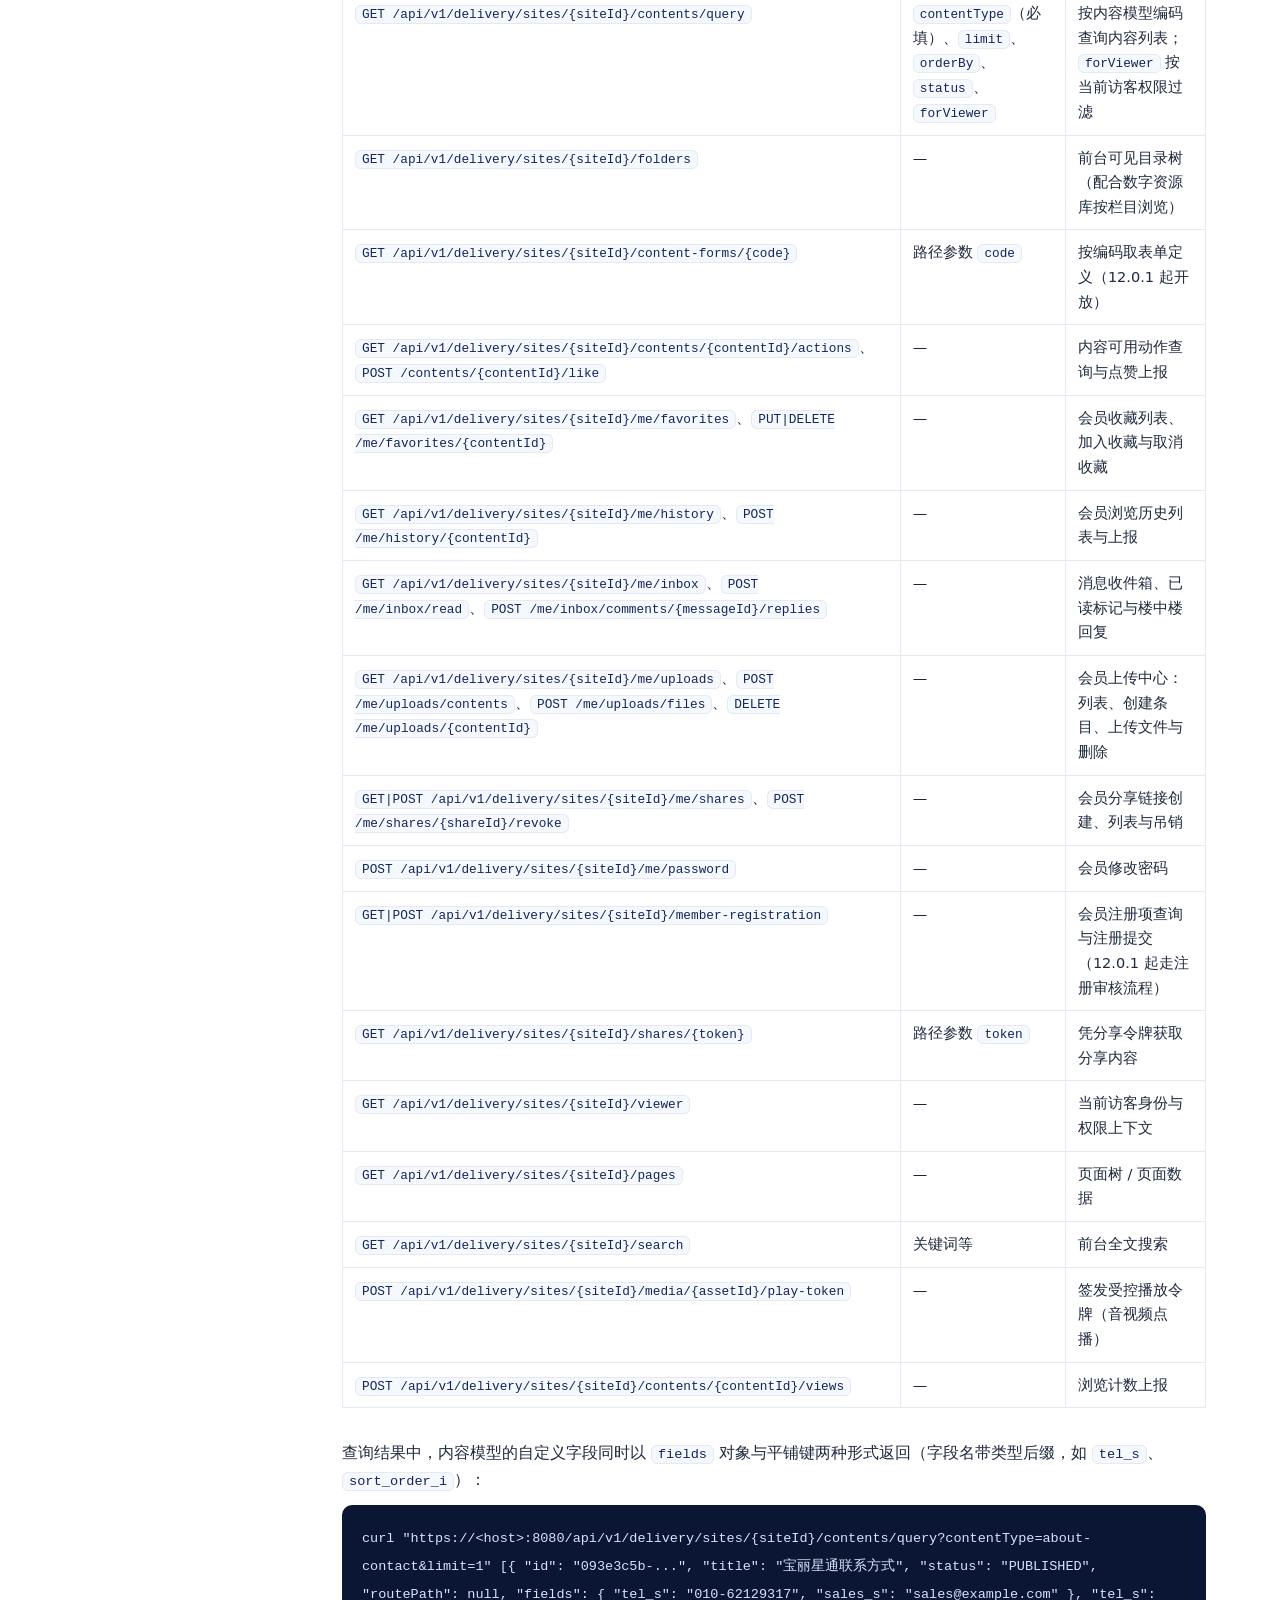
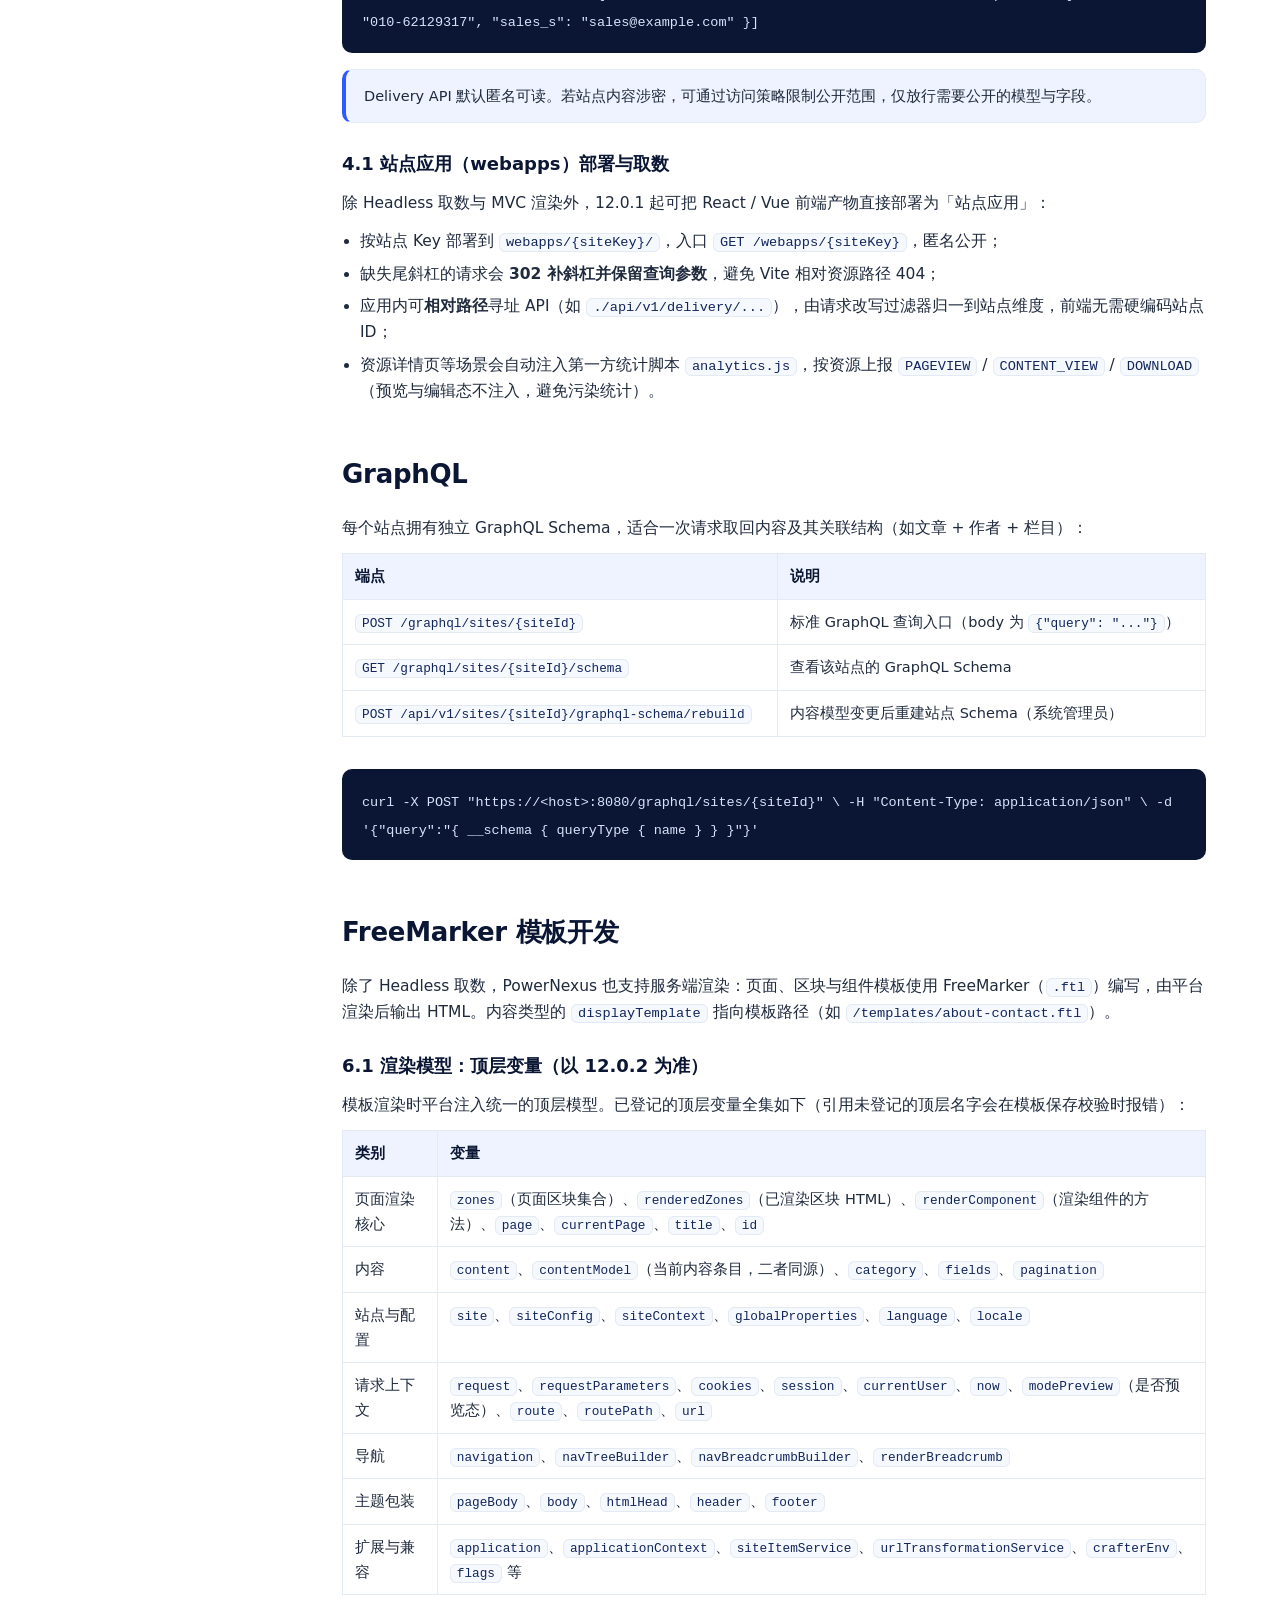
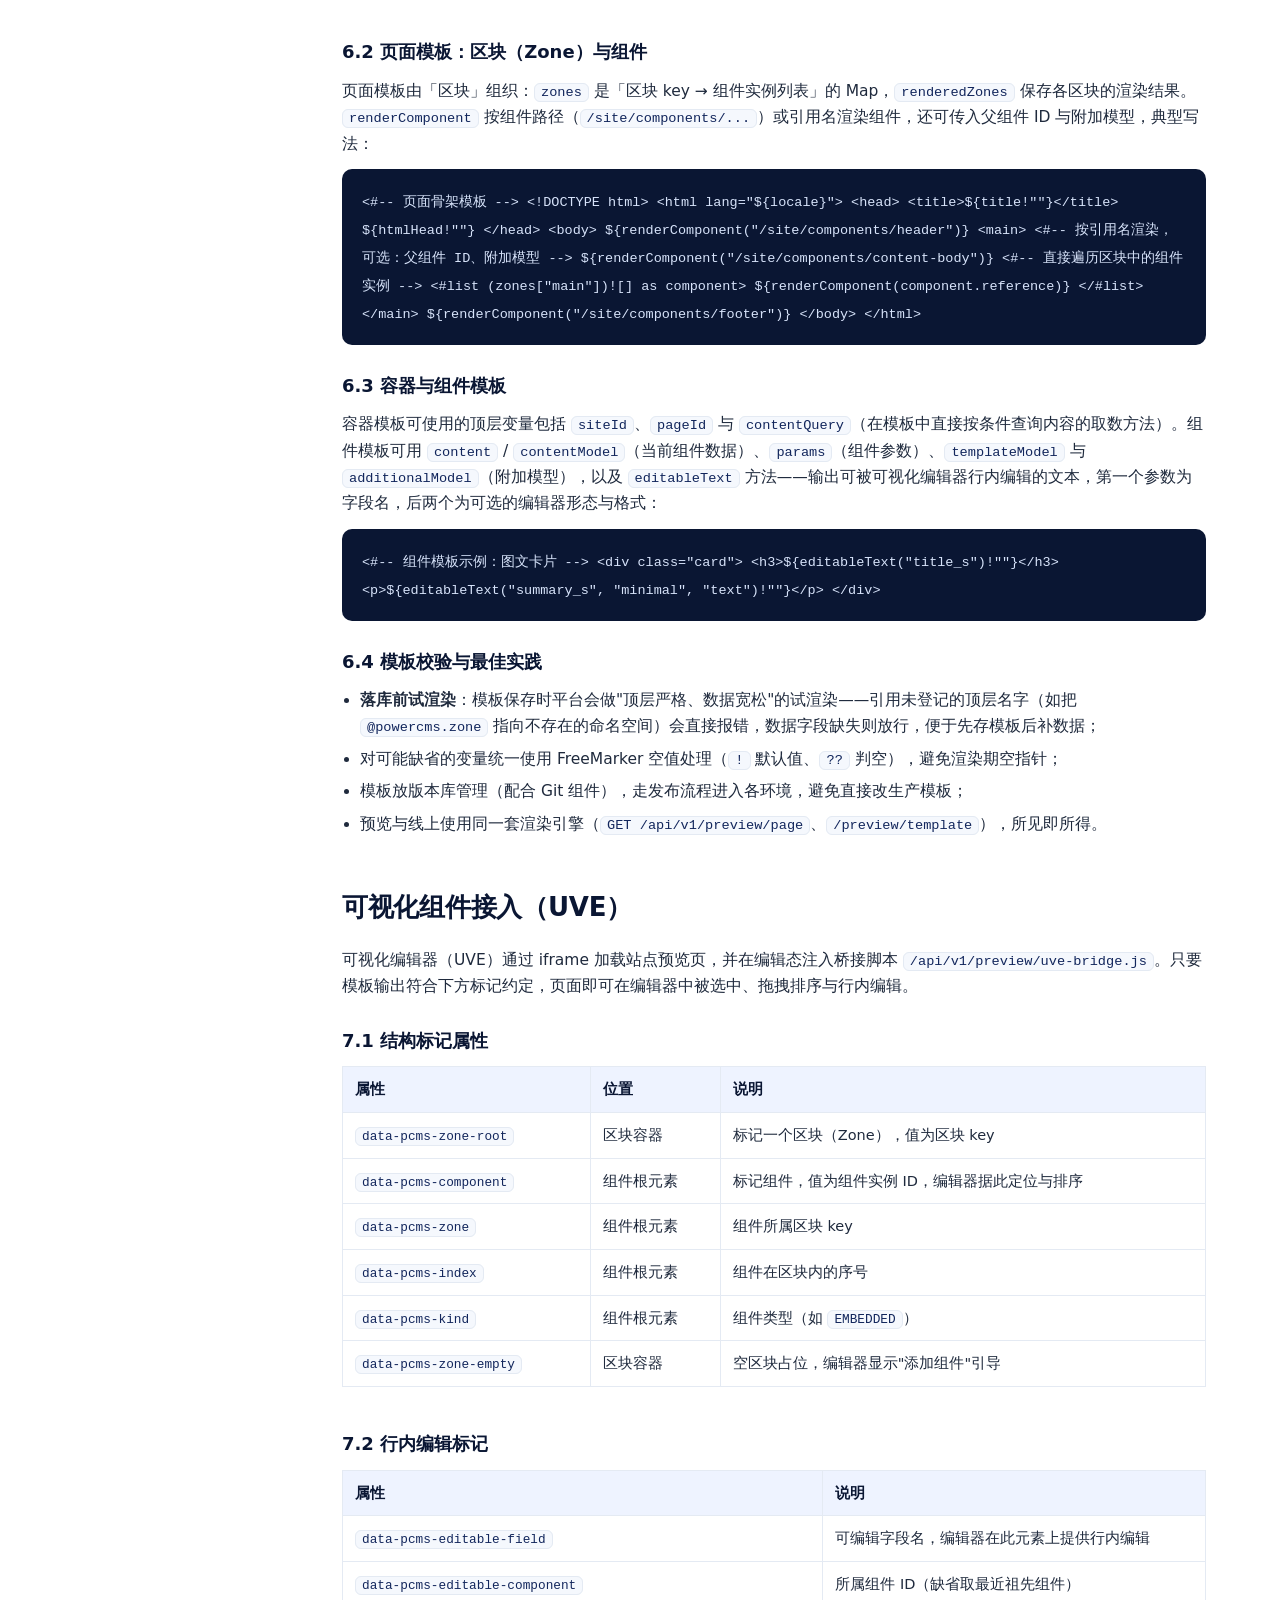
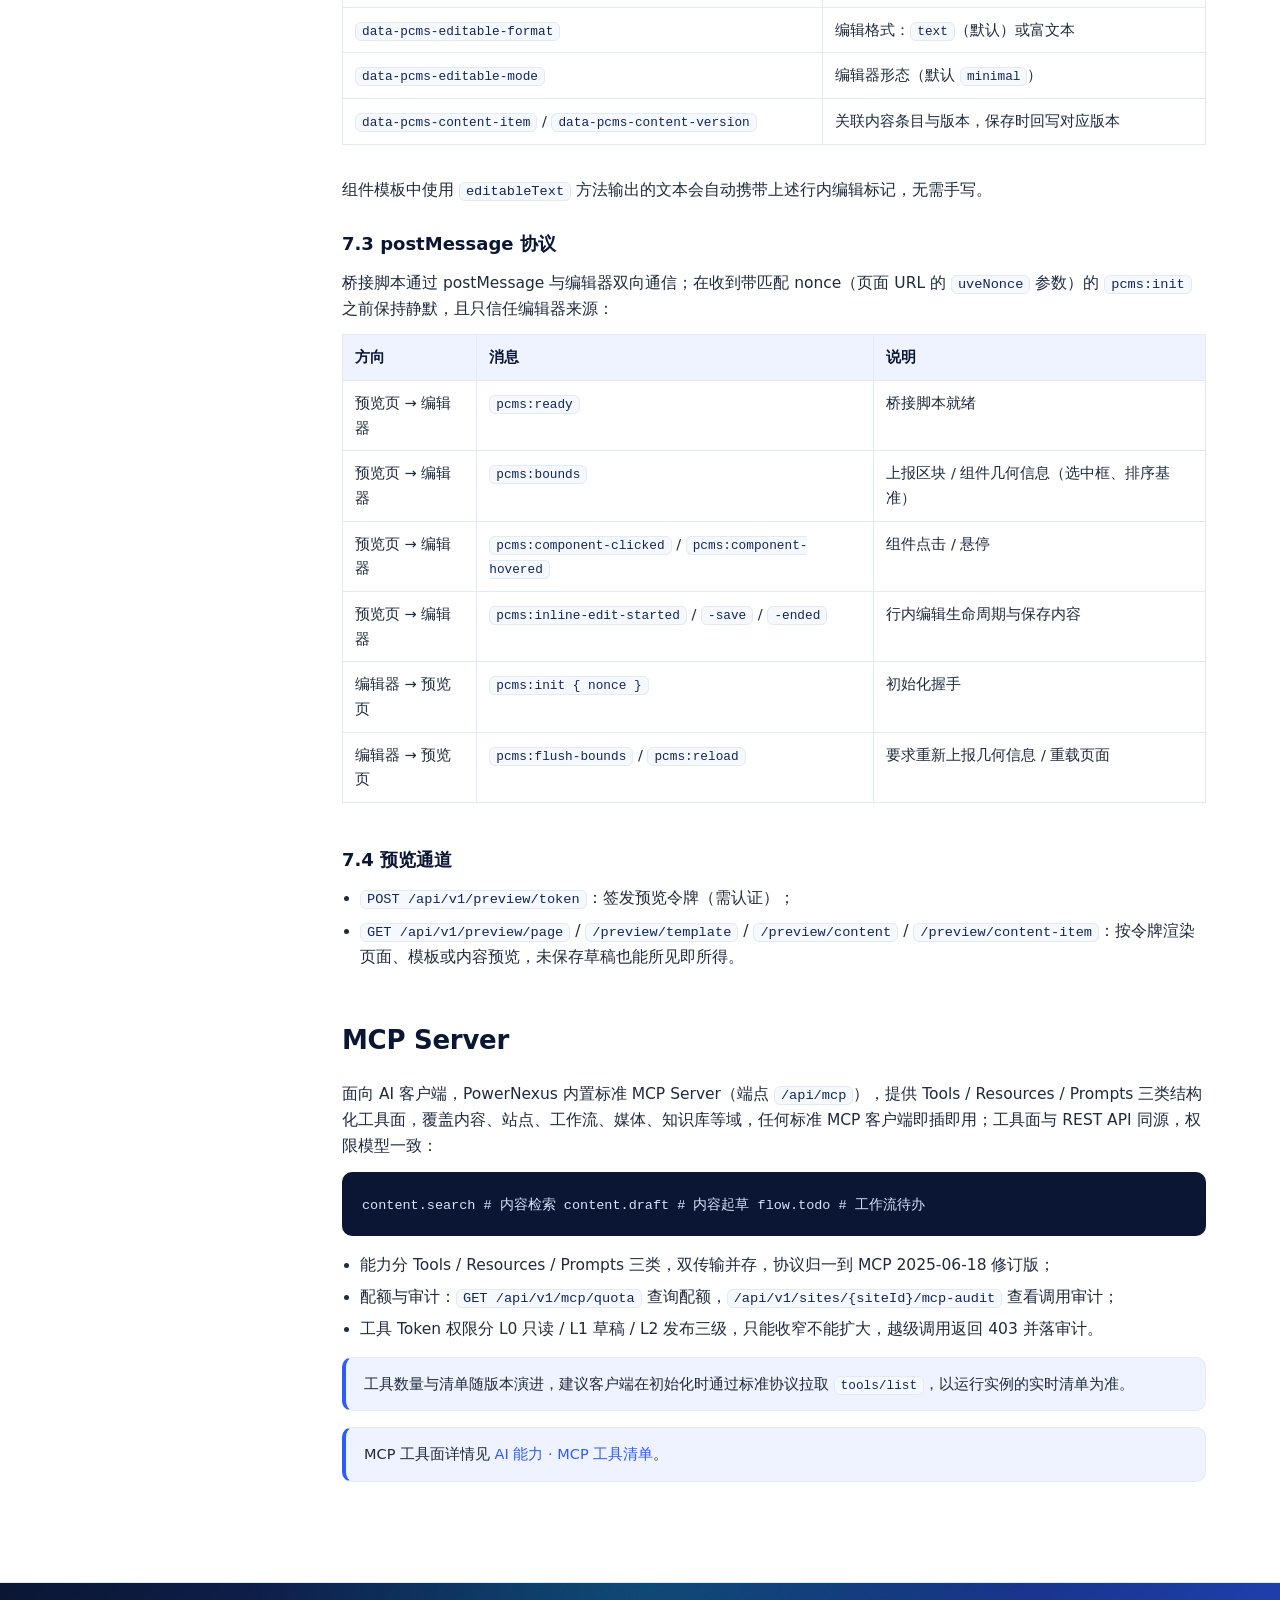
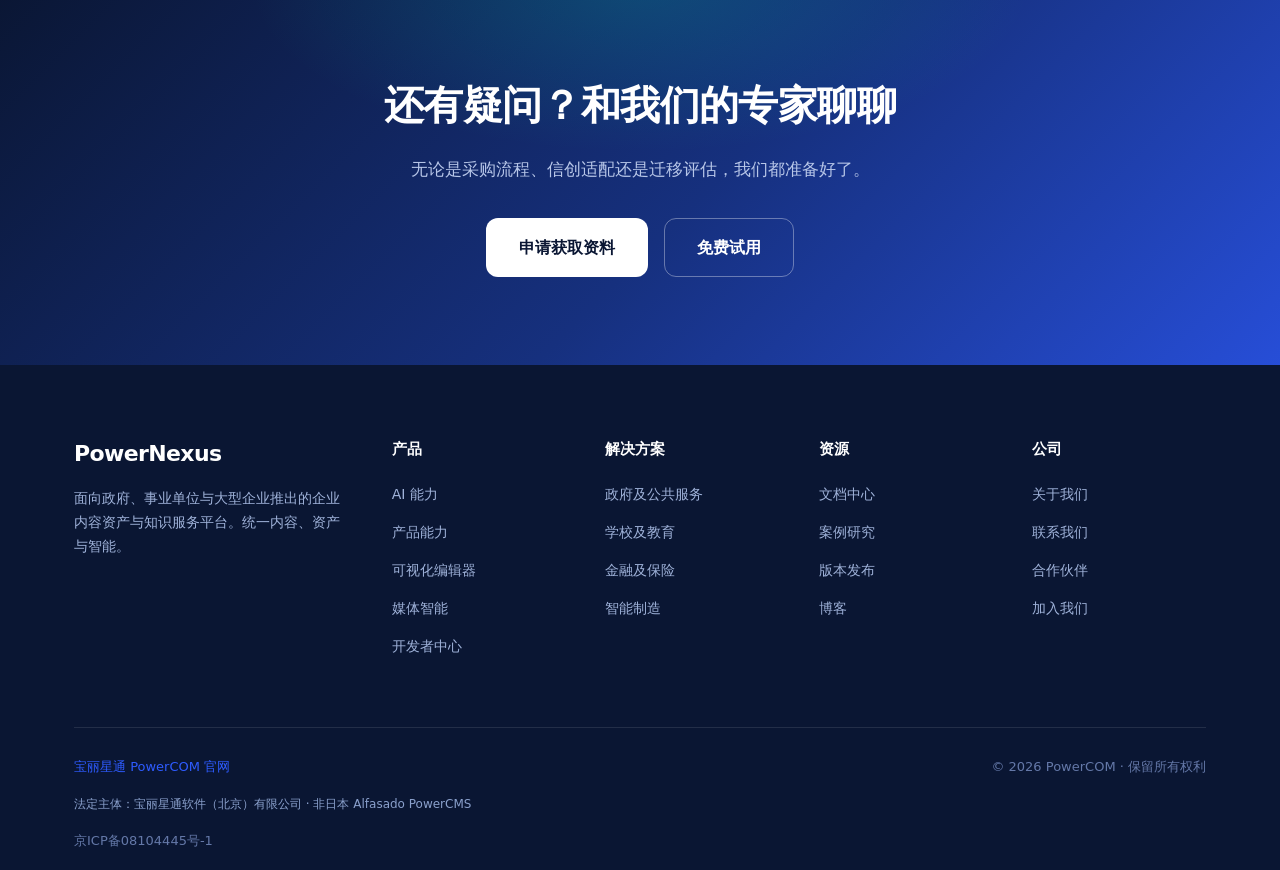
<file: docs-api-templates.html>
<!DOCTYPE html>
<html lang="zh-CN">
<head>
  <meta charset="UTF-8">
  <meta name="viewport" content="width=device-width, initial-scale=1.0">
  <title>API 与模板开发 — PowerNexus 开发者中心｜宝丽通</title>
  <meta name="description" content="PowerNexus API 与模板开发文档：Headless REST / GraphQL / Delivery API 参考、FreeMarker 模板开发说明与可视化编辑器（UVE）组件接入手册。">
  <link rel="icon" type="image/svg+xml" href="assets/favicon.svg">
  <link rel="stylesheet" href="css/style.css">
  <style>
    /* ---- 文档页局部样式（仅本页生效） ---- */
    .doc-wrap { display: grid; grid-template-columns: 220px minmax(0,1fr); gap: 48px; align-items: start; }
    .doc-toc { position: sticky; top: 96px; border-left: 2px solid var(--line); padding-left: 18px; font-size: 14px; }
    .doc-toc b { display: block; color: var(--ink); font-size: 13px; letter-spacing: .08em; text-transform: uppercase; margin-bottom: 10px; }
    .doc-toc a { display: block; color: var(--muted); padding: 5px 0; }
    .doc-toc a:hover { color: var(--primary); }
    .doc-body h2 { font-size: 26px; font-weight: 700; color: var(--ink); margin: 0 0 18px; padding-top: 34px; letter-spacing: -.01em; }
    .doc-body h2:first-child { padding-top: 0; }
    .doc-body h3 { font-size: 18px; font-weight: 700; color: var(--ink); margin: 26px 0 10px; }
    .doc-body p, .doc-body li { color: var(--text); font-size: 15.5px; }
    .doc-body p { margin-bottom: 12px; }
    .doc-body ul { margin: 0 0 14px 18px; list-style: disc; }
    .doc-body ul li { margin-bottom: 6px; }
    .doc-body ol { margin: 0 0 14px 20px; }
    .doc-body ol li { margin-bottom: 6px; }
    .doc-body code { font-family: var(--mono); font-size: .88em; background: var(--soft); border: 1px solid var(--line); border-radius: 6px; padding: 1px 6px; color: var(--ink-2); }
    .doc-pre { background: var(--ink); color: #D7E3FA; border-radius: var(--radius-sm); padding: 18px 20px; overflow-x: auto; margin: 0 0 16px; }
    .doc-pre code { background: none; border: 0; padding: 0; color: inherit; font-size: 13.5px; line-height: 1.7; }
    .doc-table { width: 100%; border-collapse: collapse; margin: 0 0 16px; font-size: 14.5px; }
    .doc-table th { text-align: left; background: var(--primary-050); color: var(--ink); font-weight: 700; padding: 10px 12px; border: 1px solid var(--line); white-space: nowrap; }
    .doc-table td { padding: 10px 12px; border: 1px solid var(--line); color: var(--text); vertical-align: top; }
    .doc-callout { border: 1px solid var(--line); border-left: 4px solid var(--primary); background: var(--primary-050); border-radius: var(--radius-sm); padding: 14px 18px; margin: 0 0 16px; font-size: 14.5px; color: var(--text); }
    .doc-callout.warn { border-left-color: #ED6D00; background: #FDF3E8; }
    .doc-callout b { color: var(--ink); }
    @media (max-width: 900px) {
      .doc-wrap { grid-template-columns: 1fr; gap: 20px; }
      .doc-toc { position: static; border-left: 0; padding-left: 0; }
    }
  </style>
<link rel="canonical" href="https://powernexus.powercom.net.cn/docs-api-templates.html">
<meta property="og:url" content="https://powernexus.powercom.net.cn/docs-api-templates.html">
<meta name="author" content="宝丽星通软件（北京）有限公司">
<script type="application/ld+json">
{
  "@context": "https://schema.org",
  "@graph": [
    {
      "@type": "Organization",
      "@id": "https://powernexus.powercom.net.cn/#org",
      "name": "POWERCOM 宝丽通",
      "legalName": "宝丽星通软件（北京）有限公司",
      "alternateName": [
        "宝丽通",
        "POWERCOM",
        "PowerCom"
      ],
      "url": "https://www.powercom.net.cn/",
      "disambiguatingDescription": "本实体指北京的宝丽星通软件（北京）有限公司；其 PowerNexus 为 AI 原生企业内容与知识服务基础平台（Enterprise Content & Knowledge Platform），与日本 Alfasado 的 PowerCMS（powercms.jp）无关联。",
      "contactPoint": {
        "@type": "ContactPoint",
        "telephone": "+86-10-62129317",
        "email": "sales@powercom.net.cn",
        "contactType": "sales",
        "areaServed": "CN"
      }
    },
    {
      "@type": "SoftwareApplication",
      "@id": "https://powernexus.powercom.net.cn/#product",
      "name": "PowerNexus",
      "alternateName": [
        "宝丽通 AI 原生企业内容与知识服务基础平台",
        "PowerNexus Enterprise Content & Knowledge Platform",
        "企业内容资产与知识服务平台"
      ],
      "applicationCategory": "BusinessApplication",
      "applicationSubCategory": "Enterprise Content & Knowledge Platform",
      "description": "宝丽通的 AI 原生企业内容与知识服务基础平台（Enterprise Content & Knowledge Platform），支持内容建模、版本治理、模板引擎、可视化编辑、媒体智能、私有化部署、数据不出域与信创环境适配。",
      "disambiguatingDescription": "本产品指北京宝丽星通软件（北京）有限公司的 PowerNexus；与日本 Alfasado 的 PowerCMS（powercms.jp）无关联。",
      "url": "https://powernexus.powercom.net.cn/",
      "publisher": {
        "@id": "https://powernexus.powercom.net.cn/#org"
      }
    },
    {
      "@type": "WebSite",
      "@id": "https://powernexus.powercom.net.cn/#website",
      "url": "https://powernexus.powercom.net.cn/",
      "name": "PowerNexus 产品官网",
      "inLanguage": "zh-CN",
      "publisher": {
        "@id": "https://powernexus.powercom.net.cn/#org"
      }
    },
    {
      "@type": "WebPage",
      "@id": "https://powernexus.powercom.net.cn/docs-api-templates.html#webpage",
      "url": "https://powernexus.powercom.net.cn/docs-api-templates.html",
      "name": "API 与模板开发 — PowerNexus 开发者中心｜宝丽通",
      "inLanguage": "zh-CN",
      "isPartOf": {
        "@id": "https://powernexus.powercom.net.cn/#website"
      },
      "about": {
        "@id": "https://powernexus.powercom.net.cn/#product"
      },
      "publisher": {
        "@id": "https://powernexus.powercom.net.cn/#org"
      }
    }
  ]
}
</script>
</head>
<body>

  <!-- ================= 头部导航 ================= -->
  <header class="header">
    <div class="container nav-wrap">
      <a class="brand" href="index.html" aria-label="PowerNexus 首页">
        <span class="brand-name">PowerNexus</span>
      </a>
      <nav class="nav">
        <a class="nav-link" data-nav="ai" href="ai.html" data-i18n="nav.ai">AI 能力</a>
        <a class="nav-link" data-nav="product" href="product.html" data-i18n="nav.product">产品能力</a>
        <a class="nav-link" data-nav="solutions" href="solutions.html" data-i18n="nav.solutions">解决方案</a>
        <a class="nav-link" data-nav="customers" data-i18n="nav.customers">客户案例</a>
        <a class="nav-link" data-nav="pricing" data-i18n="nav.pricing">价格方案</a>
        <a href="developer.html" class="nav-link" data-i18n="nav.developers">开发者</a>
      </nav>
      <div class="nav-actions">
        <div class="lang-toggle" role="group" aria-label="Language">
          <button type="button" data-lang="zh" class="active">中文</button>
          <button type="button" data-lang="en">EN</button>
        </div>
        <a href="contact.html" class="btn btn-ghost" data-i18n="nav.login">登录</a>
        <a class="btn btn-primary" href="pricing.html" data-i18n="nav.trial">免费试用</a>
        <button class="menu-btn" aria-label="菜单">
          <svg width="20" height="20" viewBox="0 0 20 20" fill="none" stroke="#0A1633" stroke-width="2" stroke-linecap="round"><path d="M3 5h14M3 10h14M3 15h14"/></svg>
        </button>
      </div>
    </div>
    <div class="mobile-nav">
      <a href="ai.html" data-i18n="nav.ai">AI 能力</a>
      <a href="product.html" data-i18n="nav.product">产品能力</a>
      <a href="solutions.html" data-i18n="nav.solutions">解决方案</a>
      <a data-i18n="nav.customers">客户案例</a>
      <a data-i18n="nav.pricing">价格方案</a>
      <a href="developer.html" data-i18n="nav.developers">开发者</a>
      <div class="nav-cta-row">
        <a href="contact.html" class="btn btn-ghost" data-i18n="nav.login">登录</a>
        <a class="btn btn-primary" href="pricing.html" data-i18n="nav.trial">免费试用</a>
      </div>
    </div>
  </header>

  <!-- ================= 页面 Hero ================= -->
  <section class="sol-hero">
    <div class="container">
      <h1 data-i18n="dv.d2.hero.title">API 与模板开发</h1>
      <p data-i18n="dv.d2.hero.sub">Headless API 参考、FreeMarker 模板开发说明与可视化组件接入手册。</p>
    </div>
  </section>

  <!-- ================= 正文 ================= -->
  <section class="ind-section">
    <div class="container doc-wrap">
      <aside class="doc-toc" aria-label="本页目录">
        <b data-i18n="dv.d2.toc">本页目录</b>
        <a href="#overview" data-i18n="dv.d2.s1">API 体系总览</a>
        <a href="#auth" data-i18n="dv.d2.s2">认证与授权</a>
        <a href="#rest" data-i18n="dv.d2.s3">管理端 REST API</a>
        <a href="#delivery" data-i18n="dv.d2.s4">Delivery API（前台取数）</a>
        <a href="#graphql" data-i18n="dv.d2.s5">GraphQL</a>
        <a href="#freemarker" data-i18n="dv.d2.s6">FreeMarker 模板开发</a>
        <a href="#uve" data-i18n="dv.d2.s7">可视化组件接入（UVE）</a>
        <a href="#mcp" data-i18n="dv.d2.s8">MCP Server</a>
      </aside>

      <div class="doc-body">

        <div class="doc-callout">本页内容以 <b>12.0.2</b> 为准（发布日期 2026-10-26），接口清单取自运行实例的 OpenAPI 定义；历史版本差异见 <a href="docs-releases.html">《版本发布记录》</a>。</div>

        <h2 id="overview" data-i18n="dv.d2.s1">API 体系总览</h2>
        <p>PowerNexus 是 Headless CMS：内容模型与内容统一存储，任何前端（网站、App、小程序、大屏）都可以通过标准接口取数渲染。开放面包括：</p>
        <div class="doc-table" style="overflow-x:auto;">
          <table class="doc-table">
            <thead><tr><th>通道</th><th>入口</th><th>用途</th></tr></thead>
            <tbody>
              <tr><td><b>管理端 REST API</b></td><td><code>/api/v1/...</code></td><td>站点、内容模型、内容、媒体、工作流等后台能力；需认证</td></tr>
              <tr><td><b>Delivery API</b></td><td><code>/api/v1/delivery/...</code></td><td>面向前台站点的公开只读取数接口</td></tr>
              <tr><td><b>GraphQL</b></td><td><code>/graphql/sites/{siteId}</code></td><td>按站点查询内容，一次请求取关联结构</td></tr>
              <tr><td><b>MCP Server</b></td><td><code>/api/mcp</code></td><td>面向 AI 客户端的标准 MCP 工具面</td></tr>
              <tr><td><b>OpenAPI 文档</b></td><td><code>/swagger-ui.html</code> 与 <code>/v3/api-docs</code></td><td>在线浏览与调试全部 REST 端点，可直接导出 OpenAPI 定义</td></tr>
            </tbody>
          </table>
        </div>
        <div class="doc-callout">本文示例中的 <code>{siteId}</code> 均为站点 UUID，可在管理端「站点」页或 <code>GET /api/v1/sites</code> 返回结果中获取。建议开发时对照你所在环境的 Swagger 页面核对参数细节。</div>

        <h2 id="auth" data-i18n="dv.d2.s2">认证与授权</h2>
        <h3>2.1 会话登录（管理端 / 脚本）</h3>
        <div class="doc-pre"><code>POST /api/v1/auth/login
Content-Type: application/json

{"username": "admin", "password": "******"}

# 200 OK
{"authenticated": true, "username": "admin", "loginMode": "BACKEND"}</code></div>
        <p>登录成功后建立会话 Cookie；<code>GET /api/v1/auth/me</code> / <code>/auth/status</code> 可查询当前登录状态，<code>POST /api/v1/auth/logout</code> 退出。后台登录与前台会员登录是不同通道（<code>/auth/backend/login</code> 与 <code>/auth/frontend/login</code>），后台会话才可访问管理 API。</p>

        <h3>2.2 API Token（服务端集成推荐）</h3>
        <p>在管理端「个人中心」创建 API Token（对应 <code>POST /api/v1/me/tokens</code>），之后以 Bearer 方式调用，适合 CI 脚本与服务端集成：</p>
        <div class="doc-pre"><code>curl -H "Authorization: Bearer pcm_xxxxxxxx" \
     https://&lt;host&gt;:8080/api/v1/sites</code></div>
        <ul>
          <li>Token 前缀 <code>pcm_...</code>；OAuth 访问令牌为 <code>pcm_oat_...</code>（配合 <code>/oauth/token</code> 等标准端点，绑定 DPoP 时需携带匹配的 DPoP 证明）；</li>
          <li>令牌过期与非法返回可区分的 401（含 RFC 6750 <code>invalid_token</code> 挑战），调用方可据此判断是否重新签发；</li>
          <li>可随时在 <code>DELETE /api/v1/me/tokens/{id}</code> 吊销。</li>
        </ul>

        <h3>2.3 统一错误体</h3>
        <p>所有 JSON 接口的错误返回统一结构，<code>traceId</code> 可直接用于运维排查：</p>
        <div class="doc-pre"><code>{"code": "BAD_REQUEST",
 "message": "请求参数错误",
 "traceId": "3a84fa0d090a40308cdddf2cb9eece1b",
 "details": []}</code></div>

        <h2 id="rest" data-i18n="dv.d2.s3">管理端 REST API</h2>
        <p>管理端 API 覆盖平台全部后台能力（40 余个资源组、610 余条端点路径），全部以 <code>/api/v1</code> 为前缀，资源按站点隔离。常用资源组：</p>
        <div class="doc-table" style="overflow-x:auto;">
          <table class="doc-table">
            <thead><tr><th>资源组</th><th>代表端点</th><th>说明</th></tr></thead>
            <tbody>
              <tr><td>站点</td><td><code>GET /api/v1/sites</code>、<code>POST /api/v1/sites</code>、<code>DELETE /api/v1/sites/{siteId}</code></td><td>站点与环境（preview / staging / production）、域名管理；已归档站点可物理删除，删除前用 <code>GET /api/v1/sites/{siteId}/deletion-preview</code> 查看级联影响</td></tr>
              <tr><td>内容模型</td><td><code>/api/v1/sites/{siteId}/content-types</code> 及版本、字段、生命周期子资源</td><td>内容类型的定义、版本与发布</td></tr>
              <tr><td>内容</td><td><code>POST /api/v1/sites/{siteId}/contents</code>、<code>GET /api/v1/contents/{id}</code>、<code>DELETE /api/v1/contents/{id}</code></td><td>内容条目的创建、检索、状态流转与删除；批量操作走 <code>/sites/{siteId}/contents/batch-status</code>、<code>/batch-delete</code></td></tr>
              <tr><td>内容分享</td><td><code>GET /api/v1/sites/{siteId}/contents/{contentId}/shares</code></td><td>资源分享链接签发与吊销（<code>POST /shares</code>、<code>POST /shares/{shareId}/revoke</code>）</td></tr>
              <tr><td>会员</td><td><code>POST /api/v1/sites/{siteId}/frontend-users/{id}/approve</code>、<code>/unlock</code></td><td>会员注册审核通过与账号解锁</td></tr>
              <tr><td>知识库（doc-kb）</td><td><code>/api/v1/sites/{siteId}/doc-kb/documents</code>、<code>/{docUnitId}/chunks</code>、<code>/publish</code></td><td>12.0.1 新增：文档解析与知识库（RAG）管理面，详见 §3.1</td></tr>
              <tr><td>分类与标签</td><td><code>GET /api/v1/categories/{categoryId}/contents</code></td><td>栏目 / 分类体系</td></tr>
              <tr><td>媒体</td><td><code>/api/v1/sites/{siteId}/media/**</code></td><td>媒体库、文件夹、转码、Knox 对接、字幕 / 转写等；列表与分页支持 <code>folderPath</code> 按目录浏览，文档预览按 <code>/media-preview/{siteId}/{assetId}?page=N</code> 取指定页</td></tr>
              <tr><td>页面与模板</td><td><code>/api/v1/sites/{siteId}/pages/**</code>、<code>template-projects</code></td><td>页面组装、模板工程与主题</td></tr>
              <tr><td>工作流</td><td><code>/api/v1/workflows/{id}/publish</code> 等</td><td>审批流定义与版本管理</td></tr>
              <tr><td>身份与权限</td><td><code>/api/v1/users</code>、<code>roles</code>、<code>access-policies</code></td><td>用户、角色与访问策略</td></tr>
              <tr><td>检索</td><td><code>GET /api/v1/sites/{siteId}/contents/search</code></td><td>后台全文检索</td></tr>
              <tr><td>AI</td><td><code>GET /api/v1/ai/embedding-cache</code>（<code>siteId</code> 可选）</td><td>向量缓存用量与清理效果观测</td></tr>
              <tr><td>媒体端点登记</td><td><code>POST /api/v1/knox/register</code></td><td>媒体服务器启动时凭 <code>client_secret</code> 登记端点，已注册则保持原配置</td></tr>
              <tr><td>系统</td><td><code>/api/v1/tasks</code>、<code>system-logs</code>、<code>notifications</code></td><td>异步任务、系统日志、通知</td></tr>
            </tbody>
          </table>
        </div>

        <h3>3.1 12.0.1 新增：知识库（doc-kb）接口组</h3>
        <p>文档解析与知识库是本版本主线，对应一套 <code>/api/v1/sites/{siteId}/doc-kb/**</code> 管理接口（均需站点级权限）：</p>
        <div class="doc-table" style="overflow-x:auto;">
          <table class="doc-table">
            <thead><tr><th>端点</th><th>方法</th><th>说明</th></tr></thead>
            <tbody>
              <tr><td><code>/doc-kb/documents</code></td><td>GET / POST</td><td>文档单元列表与创建</td></tr>
              <tr><td><code>/doc-kb/documents/{docUnitId}</code></td><td>GET</td><td>文档单元详情（含解析状态与索引对账信息）</td></tr>
              <tr><td><code>/doc-kb/documents/{docUnitId}/chunks</code></td><td>GET</td><td>该文档的分块列表</td></tr>
              <tr><td><code>/doc-kb/documents/{docUnitId}/publish</code></td><td>POST</td><td>发布 / 下线，驱动访客所见索引同步</td></tr>
              <tr><td><code>/doc-kb/documents/{docUnitId}/resync-public-index</code></td><td>POST</td><td>对账并重建公开索引</td></tr>
              <tr><td><code>/doc-kb/documents/{docUnitId}/rechunk</code></td><td>POST</td><td>重新分块（结构调整后使用）</td></tr>
              <tr><td><code>/doc-kb/documents/{docUnitId}/citation-check</code></td><td>POST</td><td>引用链接自检</td></tr>
              <tr><td><code>/doc-kb/documents/{docUnitId}/preview</code></td><td>GET</td><td>解析结果预览</td></tr>
              <tr><td><code>/doc-kb/documents/{docUnitId}/chunk-stats</code></td><td>GET</td><td>单文档分块统计与异常识别</td></tr>
              <tr><td><code>/doc-kb/chunks/{chunkId}</code>、<code>/history</code>、<code>/rollback</code></td><td>GET / GET / POST</td><td>分块详情、修订历史与回滚</td></tr>
              <tr><td><code>/doc-kb/documents/{docUnitId}/chunks/{ordinal}/rollback</code></td><td>POST</td><td>按序号回滚指定分块</td></tr>
              <tr><td><code>/doc-kb/revisions/{revisionId}/diff</code>、<code>/revisions/diff</code></td><td>GET</td><td>分块修订比对结果</td></tr>
              <tr><td><code>/doc-kb/stats</code></td><td>GET</td><td>知识库整体统计（配额页数据源）</td></tr>
              <tr><td><code>/doc-kb/batch/{operation}</code>、<code>/batch/{operation}/preview</code></td><td>POST / GET</td><td>批量操作与执行前预览</td></tr>
            </tbody>
          </table>
        </div>
        <div class="doc-callout">完整清单以 <code>/swagger-ui.html</code> 为准；各端点的请求 / 响应 schema 也可从 <code>/v3/api-docs</code> 导出后生成客户端 SDK。知识库检索侧的多层 ACL、跨源 RRF 融合与重排降级对用户可见，详见 <a href="docs-releases.html#v1201">12.0.1 发布说明</a>。</div>

        <h2 id="delivery" data-i18n="dv.d2.s4">Delivery API（前台取数）</h2>
        <p>Delivery API 面向站点前台公开（只读），无需登录即可按站点获取已发布内容，是 Headless 场景下前端取数的主通道：</p>
        <div class="doc-table" style="overflow-x:auto;">
          <table class="doc-table">
            <thead><tr><th>端点</th><th>参数</th><th>说明</th></tr></thead>
            <tbody>
              <tr><td><code>GET /api/v1/delivery/sites/{siteId}/contents</code></td><td><code>categoryId</code>、<code>page</code>、<code>size</code></td><td>按分类分页列出已发布内容</td></tr>
              <tr><td><code>GET /api/v1/delivery/sites/{siteId}/contents/{contentId}</code></td><td>—</td><td>内容详情（含动态字段）</td></tr>
              <tr><td><code>GET /api/v1/delivery/sites/{siteId}/contents/query</code></td><td><code>contentType</code>（必填）、<code>limit</code>、<code>orderBy</code>、<code>status</code>、<code>forViewer</code></td><td>按内容模型编码查询内容列表；<code>forViewer</code> 按当前访客权限过滤</td></tr>
              <tr><td><code>GET /api/v1/delivery/sites/{siteId}/folders</code></td><td>—</td><td>前台可见目录树（配合数字资源库按栏目浏览）</td></tr>
              <tr><td><code>GET /api/v1/delivery/sites/{siteId}/content-forms/{code}</code></td><td>路径参数 <code>code</code></td><td>按编码取表单定义（12.0.1 起开放）</td></tr>
              <tr><td><code>GET /api/v1/delivery/sites/{siteId}/contents/{contentId}/actions</code>、<code>POST /contents/{contentId}/like</code></td><td>—</td><td>内容可用动作查询与点赞上报</td></tr>
              <tr><td><code>GET /api/v1/delivery/sites/{siteId}/me/favorites</code>、<code>PUT|DELETE /me/favorites/{contentId}</code></td><td>—</td><td>会员收藏列表、加入收藏与取消收藏</td></tr>
              <tr><td><code>GET /api/v1/delivery/sites/{siteId}/me/history</code>、<code>POST /me/history/{contentId}</code></td><td>—</td><td>会员浏览历史列表与上报</td></tr>
              <tr><td><code>GET /api/v1/delivery/sites/{siteId}/me/inbox</code>、<code>POST /me/inbox/read</code>、<code>POST /me/inbox/comments/{messageId}/replies</code></td><td>—</td><td>消息收件箱、已读标记与楼中楼回复</td></tr>
              <tr><td><code>GET /api/v1/delivery/sites/{siteId}/me/uploads</code>、<code>POST /me/uploads/contents</code>、<code>POST /me/uploads/files</code>、<code>DELETE /me/uploads/{contentId}</code></td><td>—</td><td>会员上传中心：列表、创建条目、上传文件与删除</td></tr>
              <tr><td><code>GET|POST /api/v1/delivery/sites/{siteId}/me/shares</code>、<code>POST /me/shares/{shareId}/revoke</code></td><td>—</td><td>会员分享链接创建、列表与吊销</td></tr>
              <tr><td><code>POST /api/v1/delivery/sites/{siteId}/me/password</code></td><td>—</td><td>会员修改密码</td></tr>
              <tr><td><code>GET|POST /api/v1/delivery/sites/{siteId}/member-registration</code></td><td>—</td><td>会员注册项查询与注册提交（12.0.1 起走注册审核流程）</td></tr>
              <tr><td><code>GET /api/v1/delivery/sites/{siteId}/shares/{token}</code></td><td>路径参数 <code>token</code></td><td>凭分享令牌获取分享内容</td></tr>
              <tr><td><code>GET /api/v1/delivery/sites/{siteId}/viewer</code></td><td>—</td><td>当前访客身份与权限上下文</td></tr>
              <tr><td><code>GET /api/v1/delivery/sites/{siteId}/pages</code></td><td>—</td><td>页面树 / 页面数据</td></tr>
              <tr><td><code>GET /api/v1/delivery/sites/{siteId}/search</code></td><td>关键词等</td><td>前台全文搜索</td></tr>
              <tr><td><code>POST /api/v1/delivery/sites/{siteId}/media/{assetId}/play-token</code></td><td>—</td><td>签发受控播放令牌（音视频点播）</td></tr>
              <tr><td><code>POST /api/v1/delivery/sites/{siteId}/contents/{contentId}/views</code></td><td>—</td><td>浏览计数上报</td></tr>
            </tbody>
          </table>
        </div>
        <p>查询结果中，内容模型的自定义字段同时以 <code>fields</code> 对象与平铺键两种形式返回（字段名带类型后缀，如 <code>tel_s</code>、<code>sort_order_i</code>）：</p>
        <div class="doc-pre"><code>curl "https://&lt;host&gt;:8080/api/v1/delivery/sites/{siteId}/contents/query?contentType=about-contact&limit=1"

[{
  "id": "093e3c5b-...", "title": "宝丽星通联系方式",
  "status": "PUBLISHED", "routePath": null,
  "fields": { "tel_s": "010-62129317", "sales_s": "sales@example.com" },
  "tel_s": "010-62129317", "sales_s": "sales@example.com"
}]</code></div>
        <div class="doc-callout">Delivery API 默认匿名可读。若站点内容涉密，可通过访问策略限制公开范围，仅放行需要公开的模型与字段。</div>

        <h3>4.1 站点应用（webapps）部署与取数</h3>
        <p>除 Headless 取数与 MVC 渲染外，12.0.1 起可把 React / Vue 前端产物直接部署为「站点应用」：</p>
        <ul>
          <li>按站点 Key 部署到 <code>webapps/{siteKey}/</code>，入口 <code>GET /webapps/{siteKey}</code>，匿名公开；</li>
          <li>缺失尾斜杠的请求会 <b>302 补斜杠并保留查询参数</b>，避免 Vite 相对资源路径 404；</li>
          <li>应用内可<b>相对路径</b>寻址 API（如 <code>./api/v1/delivery/...</code>），由请求改写过滤器归一到站点维度，前端无需硬编码站点 ID；</li>
          <li>资源详情页等场景会自动注入第一方统计脚本 <code>analytics.js</code>，按资源上报 <code>PAGEVIEW</code> / <code>CONTENT_VIEW</code> / <code>DOWNLOAD</code>（预览与编辑态不注入，避免污染统计）。</li>
        </ul>

        <h2 id="graphql" data-i18n="dv.d2.s5">GraphQL</h2>
        <p>每个站点拥有独立 GraphQL Schema，适合一次请求取回内容及其关联结构（如文章 + 作者 + 栏目）：</p>
        <div class="doc-table" style="overflow-x:auto;">
          <table class="doc-table">
            <thead><tr><th>端点</th><th>说明</th></tr></thead>
            <tbody>
              <tr><td><code>POST /graphql/sites/{siteId}</code></td><td>标准 GraphQL 查询入口（body 为 <code>{"query": "..."}</code>）</td></tr>
              <tr><td><code>GET /graphql/sites/{siteId}/schema</code></td><td>查看该站点的 GraphQL Schema</td></tr>
              <tr><td><code>POST /api/v1/sites/{siteId}/graphql-schema/rebuild</code></td><td>内容模型变更后重建站点 Schema（系统管理员）</td></tr>
            </tbody>
          </table>
        </div>
        <div class="doc-pre"><code>curl -X POST "https://&lt;host&gt;:8080/graphql/sites/{siteId}" \
     -H "Content-Type: application/json" \
     -d '{"query":"{ __schema { queryType { name } } }"}'</code></div>

        <h2 id="freemarker" data-i18n="dv.d2.s6">FreeMarker 模板开发</h2>
        <p>除了 Headless 取数，PowerNexus 也支持服务端渲染：页面、区块与组件模板使用 FreeMarker（<code>.ftl</code>）编写，由平台渲染后输出 HTML。内容类型的 <code>displayTemplate</code> 指向模板路径（如 <code>/templates/about-contact.ftl</code>）。</p>

        <h3>6.1 渲染模型：顶层变量（以 12.0.2 为准）</h3>
        <p>模板渲染时平台注入统一的顶层模型。已登记的顶层变量全集如下（引用未登记的顶层名字会在模板保存校验时报错）：</p>
        <div class="doc-table" style="overflow-x:auto;">
          <table class="doc-table">
            <thead><tr><th>类别</th><th>变量</th></tr></thead>
            <tbody>
              <tr><td>页面渲染核心</td><td><code>zones</code>（页面区块集合）、<code>renderedZones</code>（已渲染区块 HTML）、<code>renderComponent</code>（渲染组件的方法）、<code>page</code>、<code>currentPage</code>、<code>title</code>、<code>id</code></td></tr>
              <tr><td>内容</td><td><code>content</code>、<code>contentModel</code>（当前内容条目，二者同源）、<code>category</code>、<code>fields</code>、<code>pagination</code></td></tr>
              <tr><td>站点与配置</td><td><code>site</code>、<code>siteConfig</code>、<code>siteContext</code>、<code>globalProperties</code>、<code>language</code>、<code>locale</code></td></tr>
              <tr><td>请求上下文</td><td><code>request</code>、<code>requestParameters</code>、<code>cookies</code>、<code>session</code>、<code>currentUser</code>、<code>now</code>、<code>modePreview</code>（是否预览态）、<code>route</code>、<code>routePath</code>、<code>url</code></td></tr>
              <tr><td>导航</td><td><code>navigation</code>、<code>navTreeBuilder</code>、<code>navBreadcrumbBuilder</code>、<code>renderBreadcrumb</code></td></tr>
              <tr><td>主题包装</td><td><code>pageBody</code>、<code>body</code>、<code>htmlHead</code>、<code>header</code>、<code>footer</code></td></tr>
              <tr><td>扩展与兼容</td><td><code>application</code>、<code>applicationContext</code>、<code>siteItemService</code>、<code>urlTransformationService</code>、<code>crafterEnv</code>、<code>flags</code> 等</td></tr>
            </tbody>
          </table>
        </div>

        <h3>6.2 页面模板：区块（Zone）与组件</h3>
        <p>页面模板由「区块」组织：<code>zones</code> 是「区块 key → 组件实例列表」的 Map，<code>renderedZones</code> 保存各区块的渲染结果。<code>renderComponent</code> 按组件路径（<code>/site/components/...</code>）或引用名渲染组件，还可传入父组件 ID 与附加模型，典型写法：</p>
        <div class="doc-pre"><code>&lt;#-- 页面骨架模板 --&gt;
&lt;!DOCTYPE html&gt;
&lt;html lang="${locale}"&gt;
&lt;head&gt;
  &lt;title&gt;${title!""}&lt;/title&gt;
  ${htmlHead!""}
&lt;/head&gt;
&lt;body&gt;
  ${renderComponent("/site/components/header")}
  &lt;main&gt;
    &lt;#-- 按引用名渲染，可选：父组件 ID、附加模型 --&gt;
    ${renderComponent("/site/components/content-body")}
    &lt;#-- 直接遍历区块中的组件实例 --&gt;
    &lt;#list (zones["main"])![] as component&gt;
      ${renderComponent(component.reference)}
    &lt;/#list&gt;
  &lt;/main&gt;
  ${renderComponent("/site/components/footer")}
&lt;/body&gt;
&lt;/html&gt;</code></div>

        <h3>6.3 容器与组件模板</h3>
        <p>容器模板可使用的顶层变量包括 <code>siteId</code>、<code>pageId</code> 与 <code>contentQuery</code>（在模板中直接按条件查询内容的取数方法）。组件模板可用 <code>content</code> / <code>contentModel</code>（当前组件数据）、<code>params</code>（组件参数）、<code>templateModel</code> 与 <code>additionalModel</code>（附加模型），以及 <code>editableText</code> 方法——输出可被可视化编辑器行内编辑的文本，第一个参数为字段名，后两个为可选的编辑器形态与格式：</p>
        <div class="doc-pre"><code>&lt;#-- 组件模板示例：图文卡片 --&gt;
&lt;div class="card"&gt;
  &lt;h3&gt;${editableText("title_s")!""}&lt;/h3&gt;
  &lt;p&gt;${editableText("summary_s", "minimal", "text")!""}&lt;/p&gt;
&lt;/div&gt;</code></div>

        <h3>6.4 模板校验与最佳实践</h3>
        <ul>
          <li><b>落库前试渲染</b>：模板保存时平台会做"顶层严格、数据宽松"的试渲染——引用未登记的顶层名字（如把 <code>@powercms.zone</code> 指向不存在的命名空间）会直接报错，数据字段缺失则放行，便于先存模板后补数据；</li>
          <li>对可能缺省的变量统一使用 FreeMarker 空值处理（<code>!</code> 默认值、<code>??</code> 判空），避免渲染期空指针；</li>
          <li>模板放版本库管理（配合 Git 组件），走发布流程进入各环境，避免直接改生产模板；</li>
          <li>预览与线上使用同一套渲染引擎（<code>GET /api/v1/preview/page</code>、<code>/preview/template</code>），所见即所得。</li>
        </ul>

        <h2 id="uve" data-i18n="dv.d2.s7">可视化组件接入（UVE）</h2>
        <p>可视化编辑器（UVE）通过 iframe 加载站点预览页，并在编辑态注入桥接脚本 <code>/api/v1/preview/uve-bridge.js</code>。只要模板输出符合下方标记约定，页面即可在编辑器中被选中、拖拽排序与行内编辑。</p>

        <h3>7.1 结构标记属性</h3>
        <div class="doc-table" style="overflow-x:auto;">
          <table class="doc-table">
            <thead><tr><th>属性</th><th>位置</th><th>说明</th></tr></thead>
            <tbody>
              <tr><td><code>data-pcms-zone-root</code></td><td>区块容器</td><td>标记一个区块（Zone），值为区块 key</td></tr>
              <tr><td><code>data-pcms-component</code></td><td>组件根元素</td><td>标记组件，值为组件实例 ID，编辑器据此定位与排序</td></tr>
              <tr><td><code>data-pcms-zone</code></td><td>组件根元素</td><td>组件所属区块 key</td></tr>
              <tr><td><code>data-pcms-index</code></td><td>组件根元素</td><td>组件在区块内的序号</td></tr>
              <tr><td><code>data-pcms-kind</code></td><td>组件根元素</td><td>组件类型（如 <code>EMBEDDED</code>）</td></tr>
              <tr><td><code>data-pcms-zone-empty</code></td><td>区块容器</td><td>空区块占位，编辑器显示"添加组件"引导</td></tr>
            </tbody>
          </table>
        </div>

        <h3>7.2 行内编辑标记</h3>
        <div class="doc-table" style="overflow-x:auto;">
          <table class="doc-table">
            <thead><tr><th>属性</th><th>说明</th></tr></thead>
            <tbody>
              <tr><td><code>data-pcms-editable-field</code></td><td>可编辑字段名，编辑器在此元素上提供行内编辑</td></tr>
              <tr><td><code>data-pcms-editable-component</code></td><td>所属组件 ID（缺省取最近祖先组件）</td></tr>
              <tr><td><code>data-pcms-editable-format</code></td><td>编辑格式：<code>text</code>（默认）或富文本</td></tr>
              <tr><td><code>data-pcms-editable-mode</code></td><td>编辑器形态（默认 <code>minimal</code>）</td></tr>
              <tr><td><code>data-pcms-content-item</code> / <code>data-pcms-content-version</code></td><td>关联内容条目与版本，保存时回写对应版本</td></tr>
            </tbody>
          </table>
        </div>
        <p>组件模板中使用 <code>editableText</code> 方法输出的文本会自动携带上述行内编辑标记，无需手写。</p>

        <h3>7.3 postMessage 协议</h3>
        <p>桥接脚本通过 postMessage 与编辑器双向通信；在收到带匹配 nonce（页面 URL 的 <code>uveNonce</code> 参数）的 <code>pcms:init</code> 之前保持静默，且只信任编辑器来源：</p>
        <div class="doc-table" style="overflow-x:auto;">
          <table class="doc-table">
            <thead><tr><th>方向</th><th>消息</th><th>说明</th></tr></thead>
            <tbody>
              <tr><td>预览页 → 编辑器</td><td><code>pcms:ready</code></td><td>桥接脚本就绪</td></tr>
              <tr><td>预览页 → 编辑器</td><td><code>pcms:bounds</code></td><td>上报区块 / 组件几何信息（选中框、排序基准）</td></tr>
              <tr><td>预览页 → 编辑器</td><td><code>pcms:component-clicked</code> / <code>pcms:component-hovered</code></td><td>组件点击 / 悬停</td></tr>
              <tr><td>预览页 → 编辑器</td><td><code>pcms:inline-edit-started</code> / <code>-save</code> / <code>-ended</code></td><td>行内编辑生命周期与保存内容</td></tr>
              <tr><td>编辑器 → 预览页</td><td><code>pcms:init { nonce }</code></td><td>初始化握手</td></tr>
              <tr><td>编辑器 → 预览页</td><td><code>pcms:flush-bounds</code> / <code>pcms:reload</code></td><td>要求重新上报几何信息 / 重载页面</td></tr>
            </tbody>
          </table>
        </div>

        <h3>7.4 预览通道</h3>
        <ul>
          <li><code>POST /api/v1/preview/token</code>：签发预览令牌（需认证）；</li>
          <li><code>GET /api/v1/preview/page</code> / <code>/preview/template</code> / <code>/preview/content</code> / <code>/preview/content-item</code>：按令牌渲染页面、模板或内容预览，未保存草稿也能所见即所得。</li>
        </ul>

        <h2 id="mcp" data-i18n="dv.d2.s8">MCP Server</h2>
        <p>面向 AI 客户端，PowerNexus 内置标准 MCP Server（端点 <code>/api/mcp</code>），提供 Tools / Resources / Prompts 三类结构化工具面，覆盖内容、站点、工作流、媒体、知识库等域，任何标准 MCP 客户端即插即用；工具面与 REST API 同源，权限模型一致：</p>
        <div class="doc-pre"><code>content.search      # 内容检索
content.draft       # 内容起草
flow.todo           # 工作流待办</code></div>
        <ul>
          <li>能力分 Tools / Resources / Prompts 三类，双传输并存，协议归一到 MCP 2025-06-18 修订版；</li>
          <li>配额与审计：<code>GET /api/v1/mcp/quota</code> 查询配额，<code>/api/v1/sites/{siteId}/mcp-audit</code> 查看调用审计；</li>
          <li>工具 Token 权限分 L0 只读 / L1 草稿 / L2 发布三级，只能收窄不能扩大，越级调用返回 403 并落审计。</li>
        </ul>
        <div class="doc-callout">工具数量与清单随版本演进，建议客户端在初始化时通过标准协议拉取 <code>tools/list</code>，以运行实例的实时清单为准。</div>
        <div class="doc-callout">MCP 工具面详情见 <a href="ai.html#mcp">AI 能力 · MCP 工具清单</a>。</div>

      </div>
    </div>
  </section>

  <!-- ================= CTA ================= -->
  <section class="cta-band">
    <h2 data-i18n="pr.cta.title">还有疑问？和我们的专家聊聊</h2>
    <p data-i18n="pr.cta.sub">无论是采购流程、信创适配还是迁移评估，我们都准备好了。</p>
    <div class="hero-cta">
      <a href="contact.html" class="btn btn-light btn-lg" data-i18n="dv.cta">申请获取资料</a>
      <a href="pricing.html" class="btn btn-outline-light btn-lg" data-i18n="nav.trial">免费试用</a>
    </div>
  </section>

  <!-- ================= 页脚 ================= -->
  <footer class="footer">
    <div class="container">
      <div class="footer-grid">
        <div>
          <a class="brand" href="index.html" aria-label="PowerNexus 首页">
            <span class="brand-name">PowerNexus</span>
          </a>
          <p class="ft-tag" data-i18n="footer.tag">面向政府、事业单位与大型企业推出的企业内容资产与知识服务平台。统一内容、资产与智能。</p>
        </div>
        <div>
          <h4 data-i18n="footer.c1">产品</h4>
          <ul>
            <li><a href="ai.html" data-i18n="footer.l10">AI 能力</a></li>
            <li><a href="product.html" data-i18n="footer.l11">产品能力</a></li>
            <li><a href="product.html" data-i18n="footer.l12">可视化编辑器</a></li>
            <li><a href="product.html" data-i18n="footer.l13">媒体智能</a></li>
            <li><a href="developer.html" data-i18n="footer.l14">开发者中心</a></li>
          </ul>
        </div>
        <div>
          <h4 data-i18n="footer.c2">解决方案</h4>
          <ul>
            <li><a href="solutions.html#ind-gov" data-i18n="footer.l21">政府及公共服务</a></li>
            <li><a href="solutions.html#ind-edu" data-i18n="footer.l22">学校及教育</a></li>
            <li><a href="solutions.html#ind-fin" data-i18n="footer.l23">金融及保险</a></li>
            <li><a href="solutions.html#ind-mfg" data-i18n="footer.l24">智能制造</a></li>
          </ul>
        </div>
        <div>
          <h4 data-i18n="footer.c3">资源</h4>
          <ul>
            <li><a href="docs-deployment.html" data-i18n="footer.l31">文档中心</a></li>
            <li><a href="customers.html" data-i18n="footer.l32">案例研究</a></li>
            <li><a href="developer.html" data-i18n="footer.l33">版本发布</a></li>
            <li><a href="developer.html" data-i18n="footer.l34">博客</a></li>
          </ul>
        </div>
        <div>
          <h4 data-i18n="footer.c4">公司</h4>
          <ul>
            <li><a href="contact.html" data-i18n="footer.l41">关于我们</a></li>
            <li><a href="contact.html" data-i18n="footer.l42">联系我们</a></li>
            <li><a href="contact.html" data-i18n="footer.l43">合作伙伴</a></li>
            <li><a href="contact.html" data-i18n="footer.l44">加入我们</a></li>
          </ul>
        </div>
      </div>
      <div class="footer-bottom">
        <a href="https://www.powercom.net.cn" target="_blank" rel="noopener" data-i18n="footer.official">宝丽星通 PowerCOM 官网</a>
        <span data-i18n="footer.copy">© 2026 PowerCOM · 保留所有权利</span>
        <span class="geo-entity">法定主体：宝丽星通软件（北京）有限公司 · 非日本 Alfasado PowerCMS</span>
        <span data-i18n="footer.icp">京ICP备08104445号-1</span>
      </div>
    </div>
  </footer>

  <script src="js/i18n.js"></script>
  <script src="js/main.js"></script>
</body>
</html>
</file>
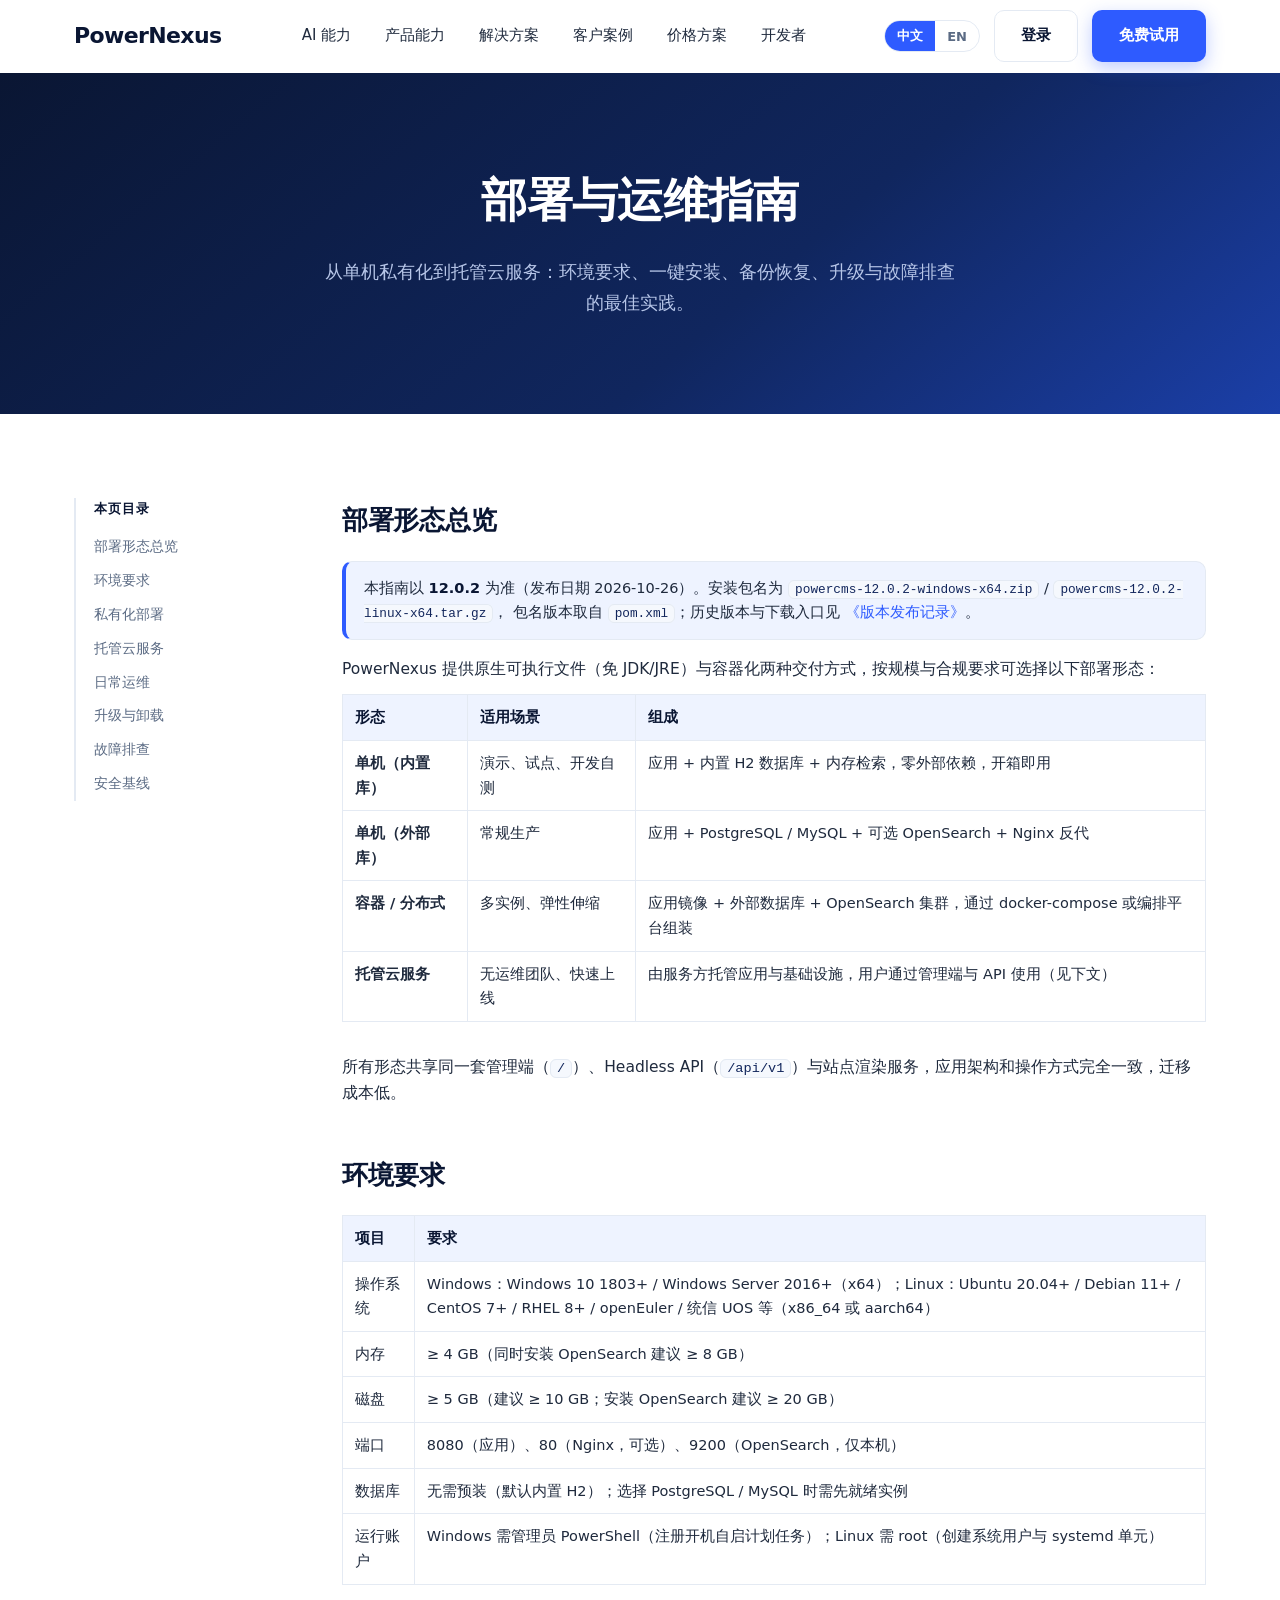
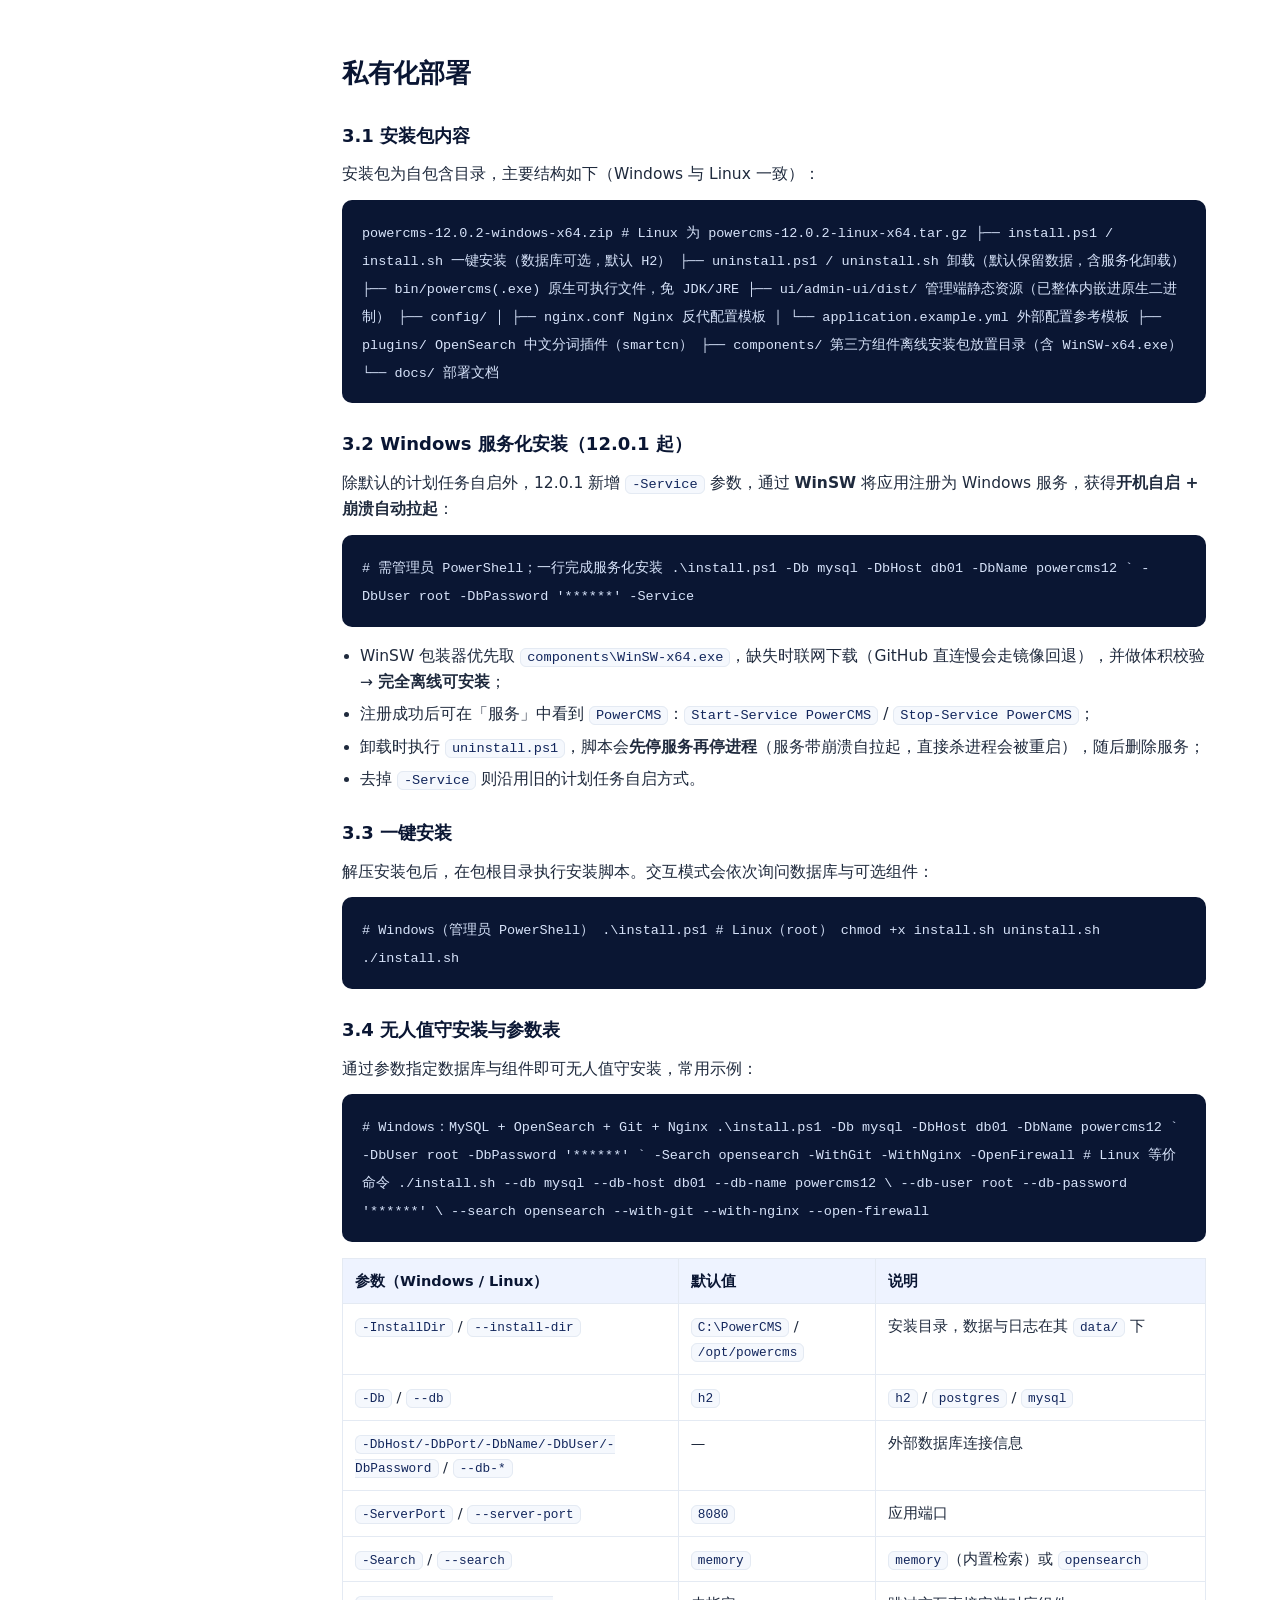
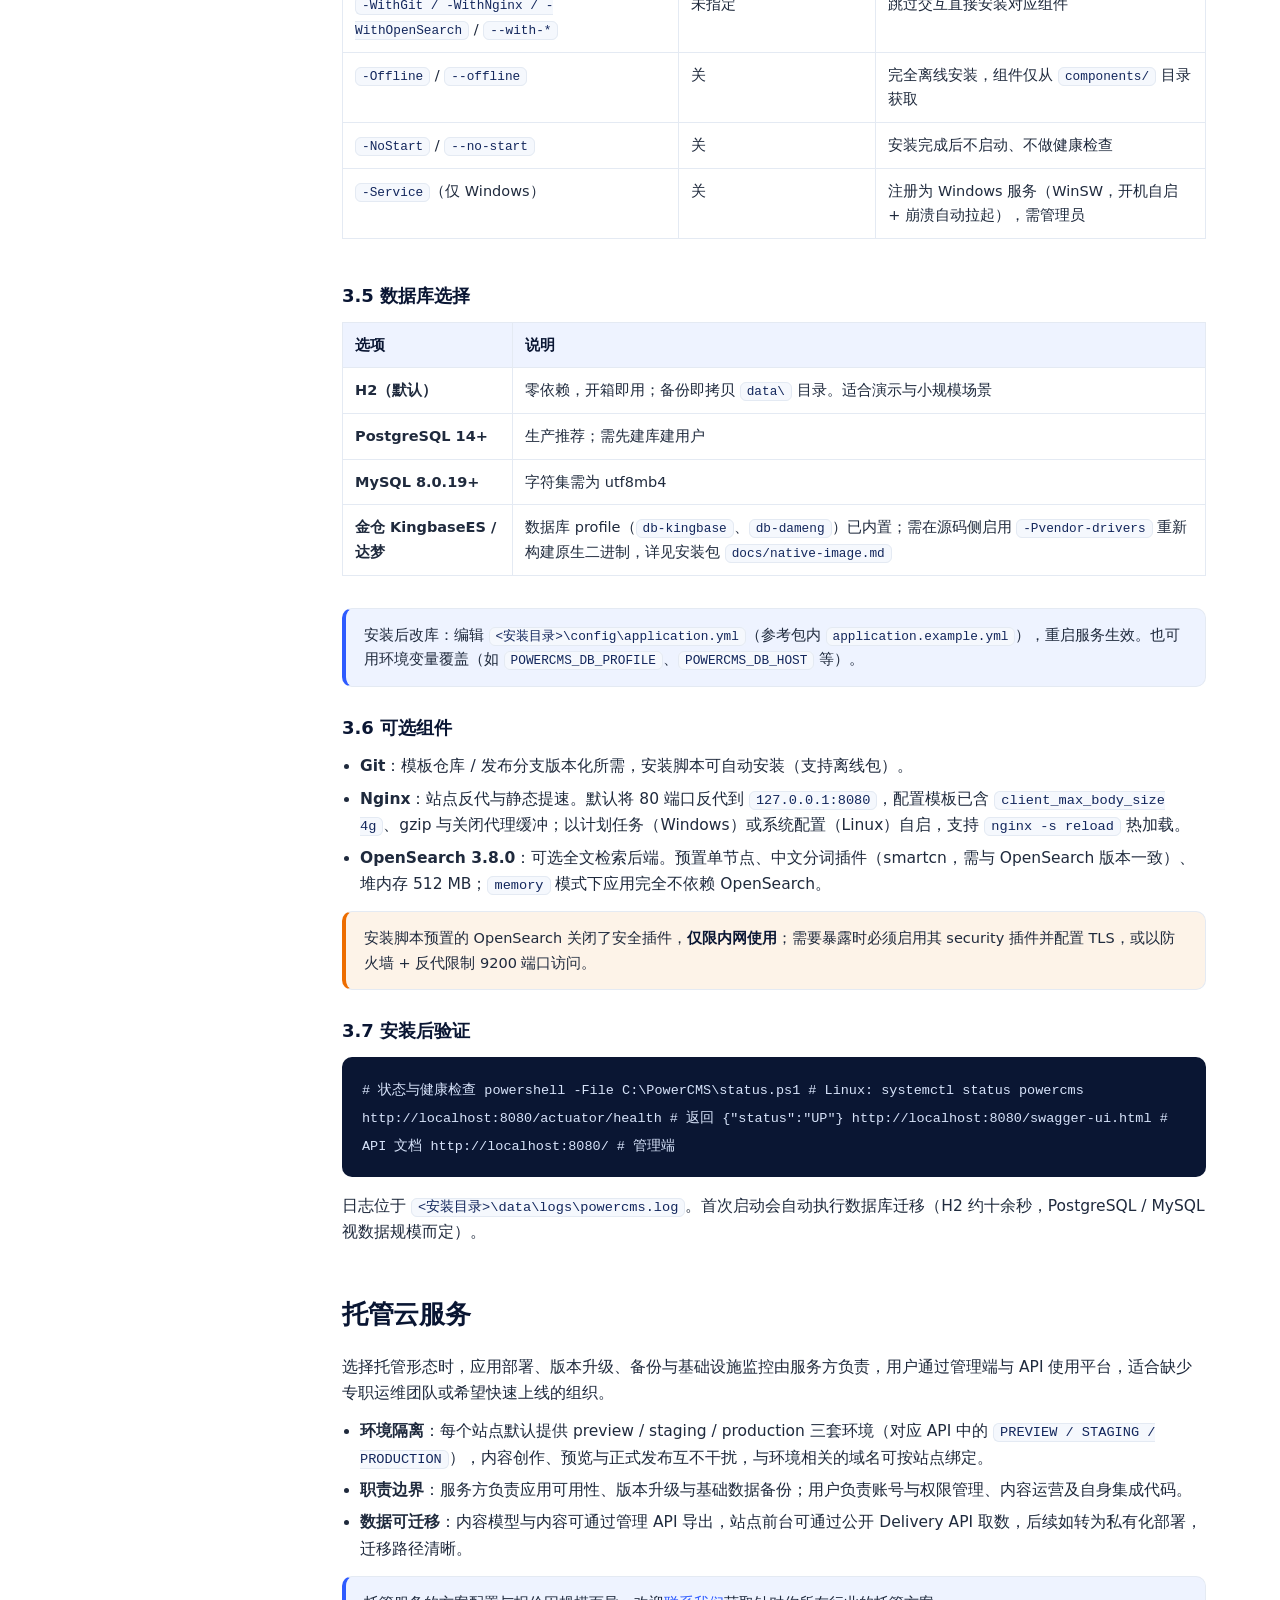
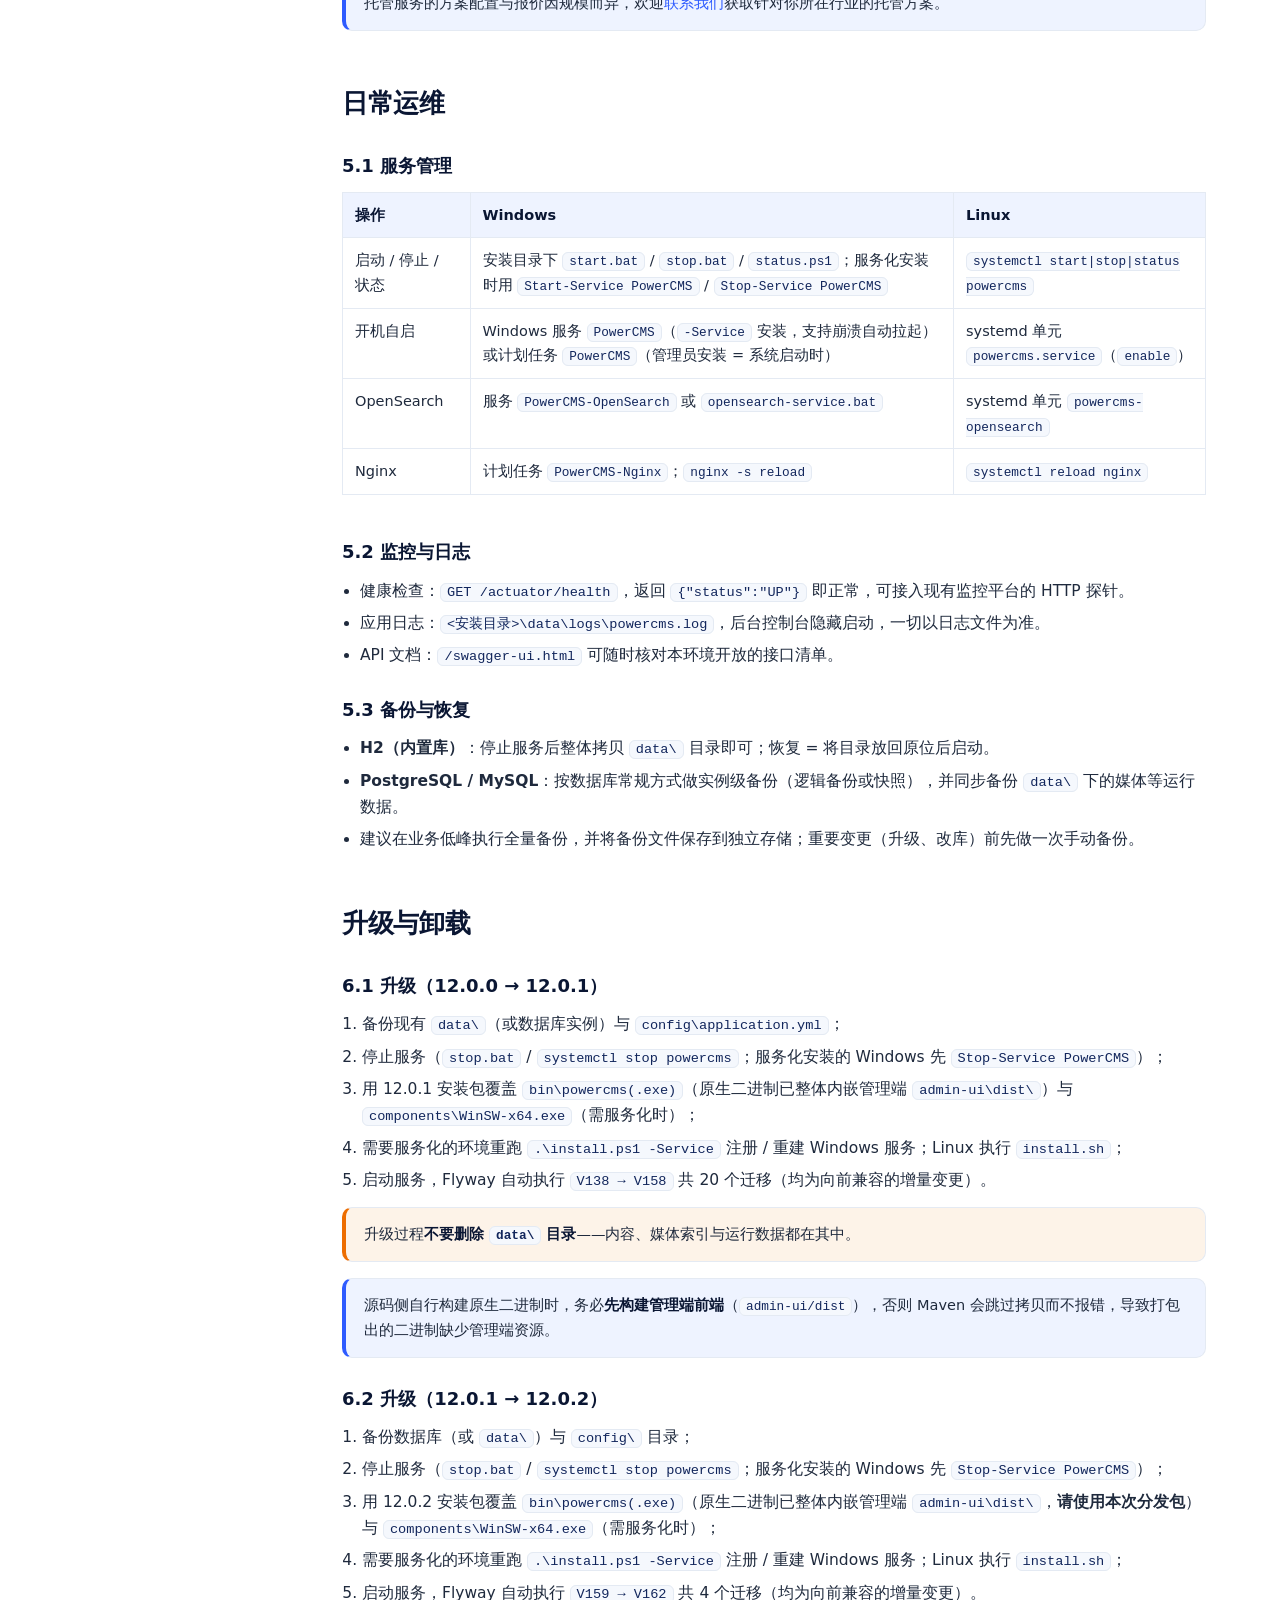
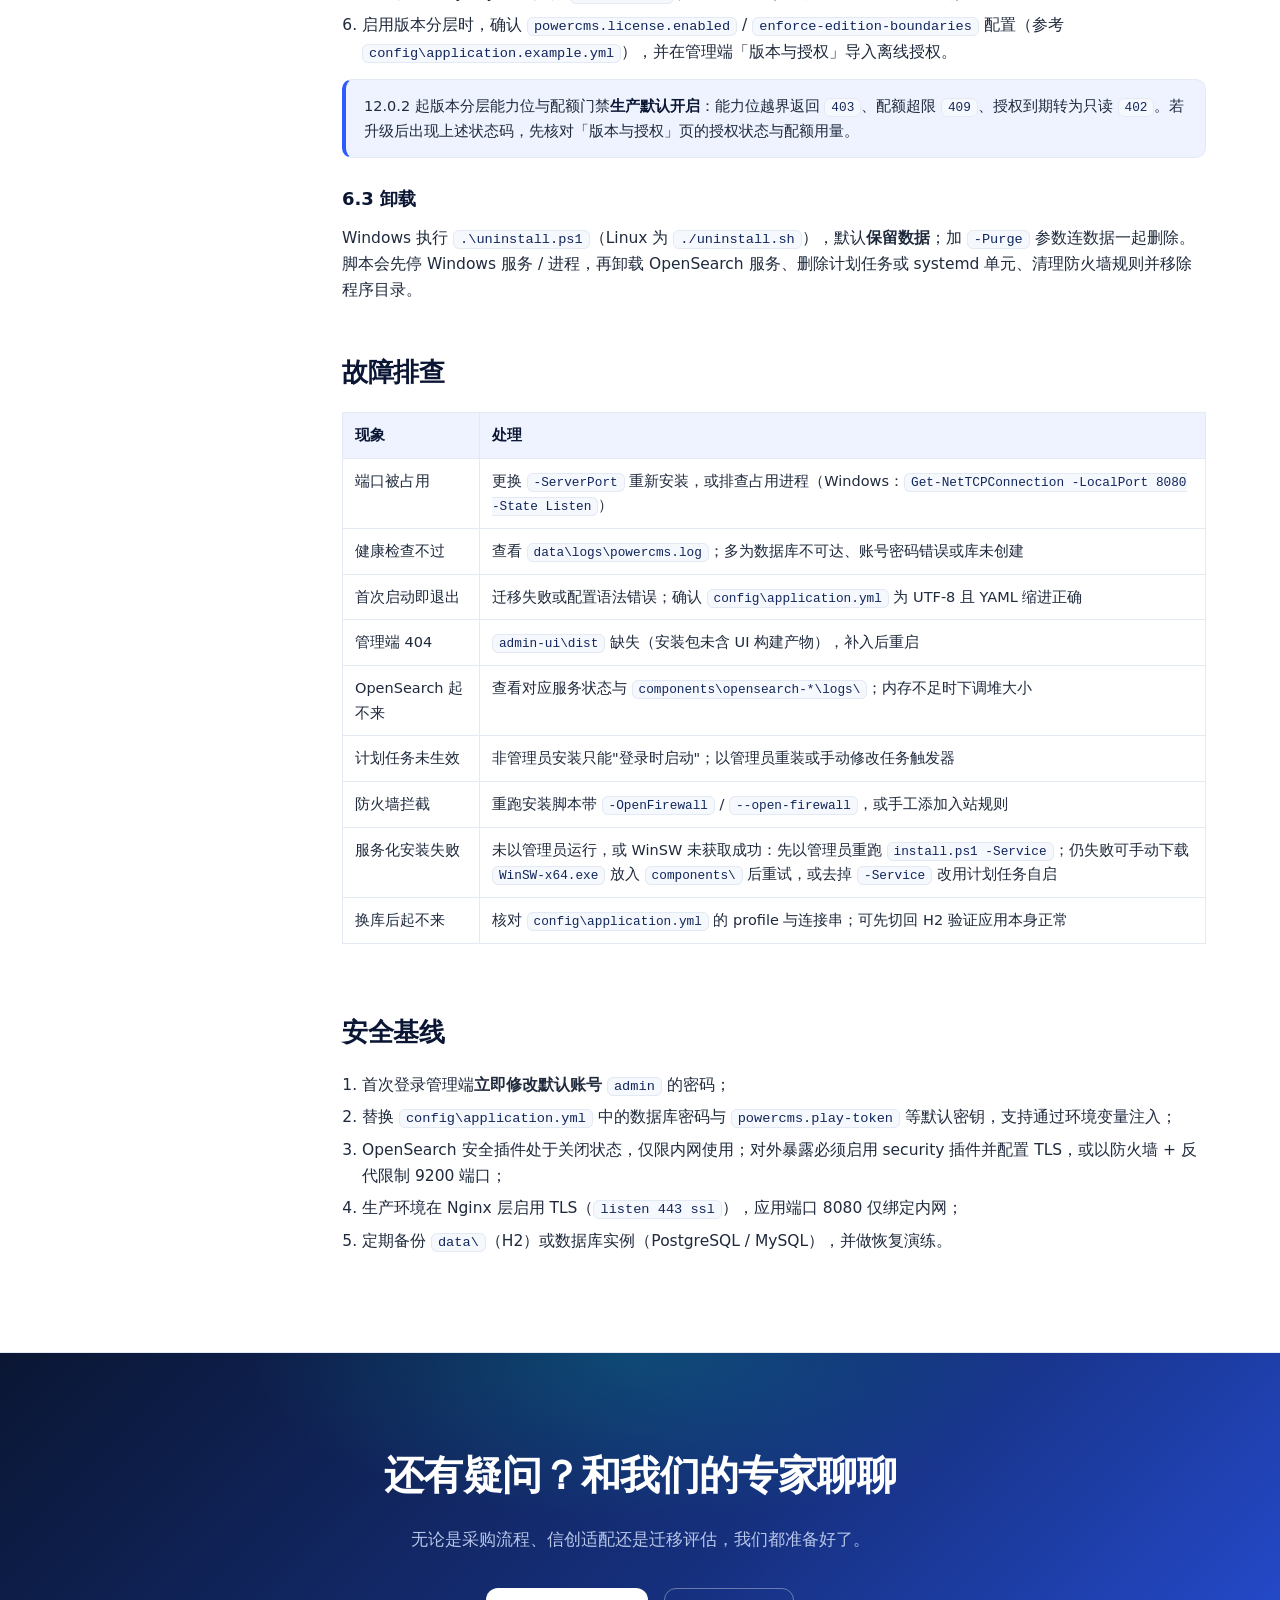
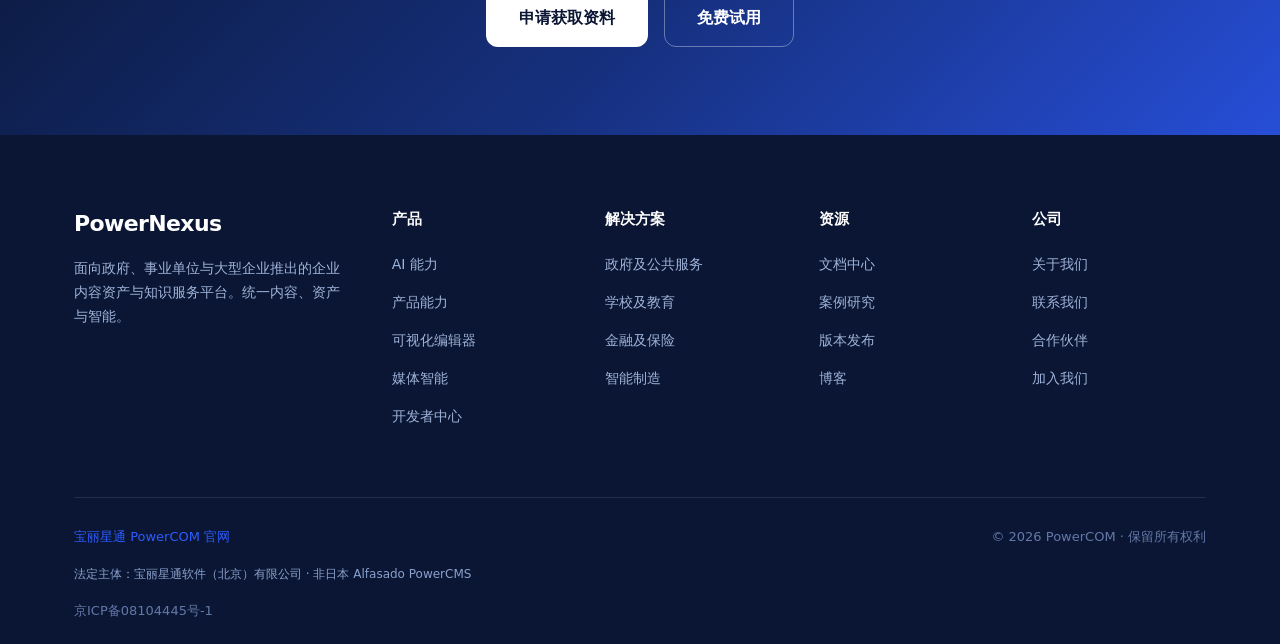
<file: docs-deployment.html>
<!DOCTYPE html>
<html lang="zh-CN">
<head>
  <meta charset="UTF-8">
  <meta name="viewport" content="width=device-width, initial-scale=1.0">
  <title>部署与运维指南 — PowerNexus 开发者中心｜宝丽通</title>
  <meta name="description" content="PowerNexus 部署与运维指南：私有化部署（Windows / Linux）、托管云服务与日常运维的最佳实践，覆盖环境要求、一键安装、备份恢复、升级与故障排查。">
  <link rel="icon" type="image/svg+xml" href="assets/favicon.svg">
  <link rel="stylesheet" href="css/style.css">
  <style>
    /* ---- 文档页局部样式（仅本页生效） ---- */
    .doc-wrap { display: grid; grid-template-columns: 220px minmax(0,1fr); gap: 48px; align-items: start; }
    .doc-toc { position: sticky; top: 96px; border-left: 2px solid var(--line); padding-left: 18px; font-size: 14px; }
    .doc-toc b { display: block; color: var(--ink); font-size: 13px; letter-spacing: .08em; text-transform: uppercase; margin-bottom: 10px; }
    .doc-toc a { display: block; color: var(--muted); padding: 5px 0; }
    .doc-toc a:hover { color: var(--primary); }
    .doc-body h2 { font-size: 26px; font-weight: 700; color: var(--ink); margin: 0 0 18px; padding-top: 34px; letter-spacing: -.01em; }
    .doc-body h2:first-child { padding-top: 0; }
    .doc-body h3 { font-size: 18px; font-weight: 700; color: var(--ink); margin: 26px 0 10px; }
    .doc-body p, .doc-body li { color: var(--text); font-size: 15.5px; }
    .doc-body p { margin-bottom: 12px; }
    .doc-body ul { margin: 0 0 14px 18px; list-style: disc; }
    .doc-body ul li { margin-bottom: 6px; }
    .doc-body ol { margin: 0 0 14px 20px; }
    .doc-body ol li { margin-bottom: 6px; }
    .doc-body code { font-family: var(--mono); font-size: .88em; background: var(--soft); border: 1px solid var(--line); border-radius: 6px; padding: 1px 6px; color: var(--ink-2); }
    .doc-pre { background: var(--ink); color: #D7E3FA; border-radius: var(--radius-sm); padding: 18px 20px; overflow-x: auto; margin: 0 0 16px; }
    .doc-pre code { background: none; border: 0; padding: 0; color: inherit; font-size: 13.5px; line-height: 1.7; }
    .doc-table { width: 100%; border-collapse: collapse; margin: 0 0 16px; font-size: 14.5px; }
    .doc-table th { text-align: left; background: var(--primary-050); color: var(--ink); font-weight: 700; padding: 10px 12px; border: 1px solid var(--line); white-space: nowrap; }
    .doc-table td { padding: 10px 12px; border: 1px solid var(--line); color: var(--text); vertical-align: top; }
    .doc-callout { border: 1px solid var(--line); border-left: 4px solid var(--primary); background: var(--primary-050); border-radius: var(--radius-sm); padding: 14px 18px; margin: 0 0 16px; font-size: 14.5px; color: var(--text); }
    .doc-callout.warn { border-left-color: #ED6D00; background: #FDF3E8; }
    .doc-callout b { color: var(--ink); }
    @media (max-width: 900px) {
      .doc-wrap { grid-template-columns: 1fr; gap: 20px; }
      .doc-toc { position: static; border-left: 0; padding-left: 0; }
    }
  </style>
<link rel="canonical" href="https://powernexus.powercom.net.cn/docs-deployment.html">
<meta property="og:url" content="https://powernexus.powercom.net.cn/docs-deployment.html">
<meta name="author" content="宝丽星通软件（北京）有限公司">
<script type="application/ld+json">
{
  "@context": "https://schema.org",
  "@graph": [
    {
      "@type": "Organization",
      "@id": "https://powernexus.powercom.net.cn/#org",
      "name": "POWERCOM 宝丽通",
      "legalName": "宝丽星通软件（北京）有限公司",
      "alternateName": [
        "宝丽通",
        "POWERCOM",
        "PowerCom"
      ],
      "url": "https://www.powercom.net.cn/",
      "disambiguatingDescription": "本实体指北京的宝丽星通软件（北京）有限公司；其 PowerNexus 为 AI 原生企业内容与知识服务基础平台（Enterprise Content & Knowledge Platform），与日本 Alfasado 的 PowerCMS（powercms.jp）无关联。",
      "contactPoint": {
        "@type": "ContactPoint",
        "telephone": "+86-10-62129317",
        "email": "sales@powercom.net.cn",
        "contactType": "sales",
        "areaServed": "CN"
      }
    },
    {
      "@type": "SoftwareApplication",
      "@id": "https://powernexus.powercom.net.cn/#product",
      "name": "PowerNexus",
      "alternateName": [
        "宝丽通 AI 原生企业内容与知识服务基础平台",
        "PowerNexus Enterprise Content & Knowledge Platform",
        "企业内容资产与知识服务平台"
      ],
      "applicationCategory": "BusinessApplication",
      "applicationSubCategory": "Enterprise Content & Knowledge Platform",
      "description": "宝丽通的 AI 原生企业内容与知识服务基础平台（Enterprise Content & Knowledge Platform），支持内容建模、版本治理、模板引擎、可视化编辑、媒体智能、私有化部署、数据不出域与信创环境适配。",
      "disambiguatingDescription": "本产品指北京宝丽星通软件（北京）有限公司的 PowerNexus；与日本 Alfasado 的 PowerCMS（powercms.jp）无关联。",
      "url": "https://powernexus.powercom.net.cn/",
      "publisher": {
        "@id": "https://powernexus.powercom.net.cn/#org"
      }
    },
    {
      "@type": "WebSite",
      "@id": "https://powernexus.powercom.net.cn/#website",
      "url": "https://powernexus.powercom.net.cn/",
      "name": "PowerNexus 产品官网",
      "inLanguage": "zh-CN",
      "publisher": {
        "@id": "https://powernexus.powercom.net.cn/#org"
      }
    },
    {
      "@type": "WebPage",
      "@id": "https://powernexus.powercom.net.cn/docs-deployment.html#webpage",
      "url": "https://powernexus.powercom.net.cn/docs-deployment.html",
      "name": "部署与运维指南 — PowerNexus 开发者中心｜宝丽通",
      "inLanguage": "zh-CN",
      "isPartOf": {
        "@id": "https://powernexus.powercom.net.cn/#website"
      },
      "about": {
        "@id": "https://powernexus.powercom.net.cn/#product"
      },
      "publisher": {
        "@id": "https://powernexus.powercom.net.cn/#org"
      }
    }
  ]
}
</script>
</head>
<body>

  <!-- ================= 头部导航 ================= -->
  <header class="header">
    <div class="container nav-wrap">
      <a class="brand" href="index.html" aria-label="PowerNexus 首页">
        <span class="brand-name">PowerNexus</span>
      </a>
      <nav class="nav">
        <a class="nav-link" data-nav="ai" href="ai.html" data-i18n="nav.ai">AI 能力</a>
        <a class="nav-link" data-nav="product" href="product.html" data-i18n="nav.product">产品能力</a>
        <a class="nav-link" data-nav="solutions" href="solutions.html" data-i18n="nav.solutions">解决方案</a>
        <a class="nav-link" data-nav="customers" data-i18n="nav.customers">客户案例</a>
        <a class="nav-link" data-nav="pricing" data-i18n="nav.pricing">价格方案</a>
        <a href="developer.html" class="nav-link" data-i18n="nav.developers">开发者</a>
      </nav>
      <div class="nav-actions">
        <div class="lang-toggle" role="group" aria-label="Language">
          <button type="button" data-lang="zh" class="active">中文</button>
          <button type="button" data-lang="en">EN</button>
        </div>
        <a href="contact.html" class="btn btn-ghost" data-i18n="nav.login">登录</a>
        <a class="btn btn-primary" href="pricing.html" data-i18n="nav.trial">免费试用</a>
        <button class="menu-btn" aria-label="菜单">
          <svg width="20" height="20" viewBox="0 0 20 20" fill="none" stroke="#0A1633" stroke-width="2" stroke-linecap="round"><path d="M3 5h14M3 10h14M3 15h14"/></svg>
        </button>
      </div>
    </div>
    <div class="mobile-nav">
      <a href="ai.html" data-i18n="nav.ai">AI 能力</a>
      <a href="product.html" data-i18n="nav.product">产品能力</a>
      <a href="solutions.html" data-i18n="nav.solutions">解决方案</a>
      <a data-i18n="nav.customers">客户案例</a>
      <a data-i18n="nav.pricing">价格方案</a>
      <a href="developer.html" data-i18n="nav.developers">开发者</a>
      <div class="nav-cta-row">
        <a href="contact.html" class="btn btn-ghost" data-i18n="nav.login">登录</a>
        <a class="btn btn-primary" href="pricing.html" data-i18n="nav.trial">免费试用</a>
      </div>
    </div>
  </header>

  <!-- ================= 页面 Hero ================= -->
  <section class="sol-hero">
    <div class="container">
      <h1 data-i18n="dv.d1.hero.title">部署与运维指南</h1>
      <p data-i18n="dv.d1.hero.sub">从单机私有化到托管云服务：环境要求、一键安装、备份恢复、升级与故障排查的最佳实践。</p>
    </div>
  </section>

  <!-- ================= 正文 ================= -->
  <section class="ind-section">
    <div class="container doc-wrap">
      <aside class="doc-toc" aria-label="本页目录">
        <b data-i18n="dv.d1.toc">本页目录</b>
        <a href="#topology" data-i18n="dv.d1.s1">部署形态总览</a>
        <a href="#requirements" data-i18n="dv.d1.s2">环境要求</a>
        <a href="#onprem" data-i18n="dv.d1.s3">私有化部署</a>
        <a href="#managed" data-i18n="dv.d1.s4">托管云服务</a>
        <a href="#ops" data-i18n="dv.d1.s5">日常运维</a>
        <a href="#upgrade" data-i18n="dv.d1.s6">升级与卸载</a>
        <a href="#troubleshooting" data-i18n="dv.d1.s7">故障排查</a>
        <a href="#security" data-i18n="dv.d1.s8">安全基线</a>
      </aside>

      <div class="doc-body">

        <h2 id="topology" data-i18n="dv.d1.s1">部署形态总览</h2>
        <div class="doc-callout">本指南以 <b>12.0.2</b> 为准（发布日期 2026-10-26）。安装包名为
          <code>powercms-12.0.2-windows-x64.zip</code> / <code>powercms-12.0.2-linux-x64.tar.gz</code>，
          包名版本取自 <code>pom.xml</code>；历史版本与下载入口见
          <a href="docs-releases.html">《版本发布记录》</a>。</div>
        <p>PowerNexus 提供原生可执行文件（免 JDK/JRE）与容器化两种交付方式，按规模与合规要求可选择以下部署形态：</p>
        <div class="doc-table" style="overflow-x:auto;">
          <table class="doc-table">
            <thead><tr><th>形态</th><th>适用场景</th><th>组成</th></tr></thead>
            <tbody>
              <tr><td><b>单机（内置库）</b></td><td>演示、试点、开发自测</td><td>应用 + 内置 H2 数据库 + 内存检索，零外部依赖，开箱即用</td></tr>
              <tr><td><b>单机（外部库）</b></td><td>常规生产</td><td>应用 + PostgreSQL / MySQL + 可选 OpenSearch + Nginx 反代</td></tr>
              <tr><td><b>容器 / 分布式</b></td><td>多实例、弹性伸缩</td><td>应用镜像 + 外部数据库 + OpenSearch 集群，通过 docker-compose 或编排平台组装</td></tr>
              <tr><td><b>托管云服务</b></td><td>无运维团队、快速上线</td><td>由服务方托管应用与基础设施，用户通过管理端与 API 使用（见下文）</td></tr>
            </tbody>
          </table>
        </div>
        <p>所有形态共享同一套管理端（<code>/</code>）、Headless API（<code>/api/v1</code>）与站点渲染服务，应用架构和操作方式完全一致，迁移成本低。</p>

        <h2 id="requirements" data-i18n="dv.d1.s2">环境要求</h2>
        <div class="doc-table" style="overflow-x:auto;">
          <table class="doc-table">
            <thead><tr><th>项目</th><th>要求</th></tr></thead>
            <tbody>
              <tr><td>操作系统</td><td>Windows：Windows 10 1803+ / Windows Server 2016+（x64）；Linux：Ubuntu 20.04+ / Debian 11+ / CentOS 7+ / RHEL 8+ / openEuler / 统信 UOS 等（x86_64 或 aarch64）</td></tr>
              <tr><td>内存</td><td>≥ 4 GB（同时安装 OpenSearch 建议 ≥ 8 GB）</td></tr>
              <tr><td>磁盘</td><td>≥ 5 GB（建议 ≥ 10 GB；安装 OpenSearch 建议 ≥ 20 GB）</td></tr>
              <tr><td>端口</td><td>8080（应用）、80（Nginx，可选）、9200（OpenSearch，仅本机）</td></tr>
              <tr><td>数据库</td><td>无需预装（默认内置 H2）；选择 PostgreSQL / MySQL 时需先就绪实例</td></tr>
              <tr><td>运行账户</td><td>Windows 需管理员 PowerShell（注册开机自启计划任务）；Linux 需 root（创建系统用户与 systemd 单元）</td></tr>
            </tbody>
          </table>
        </div>

        <h2 id="onprem" data-i18n="dv.d1.s3">私有化部署</h2>
        <h3>3.1 安装包内容</h3>
        <p>安装包为自包含目录，主要结构如下（Windows 与 Linux 一致）：</p>
        <div class="doc-pre"><code>powercms-12.0.2-windows-x64.zip     # Linux 为 powercms-12.0.2-linux-x64.tar.gz
├── install.ps1 / install.sh      一键安装（数据库可选，默认 H2）
├── uninstall.ps1 / uninstall.sh  卸载（默认保留数据，含服务化卸载）
├── bin/powercms(.exe)            原生可执行文件，免 JDK/JRE
├── ui/admin-ui/dist/             管理端静态资源（已整体内嵌进原生二进制）
├── config/
│   ├── nginx.conf                Nginx 反代配置模板
│   └── application.example.yml   外部配置参考模板
├── plugins/                      OpenSearch 中文分词插件（smartcn）
├── components/                   第三方组件离线安装包放置目录（含 WinSW-x64.exe）
└── docs/                         部署文档</code></div>

        <h3>3.2 Windows 服务化安装（12.0.1 起）</h3>
        <p>除默认的计划任务自启外，12.0.1 新增 <code>-Service</code> 参数，通过 <b>WinSW</b> 将应用注册为 Windows 服务，获得<b>开机自启 + 崩溃自动拉起</b>：</p>
        <div class="doc-pre"><code># 需管理员 PowerShell；一行完成服务化安装
.\install.ps1 -Db mysql -DbHost db01 -DbName powercms12 `
              -DbUser root -DbPassword '******' -Service</code></div>
        <ul>
          <li>WinSW 包装器优先取 <code>components\WinSW-x64.exe</code>，缺失时联网下载（GitHub 直连慢会走镜像回退），并做体积校验 → <b>完全离线可安装</b>；</li>
          <li>注册成功后可在「服务」中看到 <code>PowerCMS</code>：<code>Start-Service PowerCMS</code> / <code>Stop-Service PowerCMS</code>；</li>
          <li>卸载时执行 <code>uninstall.ps1</code>，脚本会<b>先停服务再停进程</b>（服务带崩溃自拉起，直接杀进程会被重启），随后删除服务；</li>
          <li>去掉 <code>-Service</code> 则沿用旧的计划任务自启方式。</li>
        </ul>

        <h3>3.3 一键安装</h3>
        <p>解压安装包后，在包根目录执行安装脚本。交互模式会依次询问数据库与可选组件：</p>
        <div class="doc-pre"><code># Windows（管理员 PowerShell）
.\install.ps1

# Linux（root）
chmod +x install.sh uninstall.sh
./install.sh</code></div>

        <h3>3.4 无人值守安装与参数表</h3>
        <p>通过参数指定数据库与组件即可无人值守安装，常用示例：</p>
        <div class="doc-pre"><code># Windows：MySQL + OpenSearch + Git + Nginx
.\install.ps1 -Db mysql -DbHost db01 -DbName powercms12 `
              -DbUser root -DbPassword '******' `
              -Search opensearch -WithGit -WithNginx -OpenFirewall

# Linux 等价命令
./install.sh --db mysql --db-host db01 --db-name powercms12 \
             --db-user root --db-password '******' \
             --search opensearch --with-git --with-nginx --open-firewall</code></div>
        <div class="doc-table" style="overflow-x:auto;">
          <table class="doc-table">
            <thead><tr><th>参数（Windows / Linux）</th><th>默认值</th><th>说明</th></tr></thead>
            <tbody>
              <tr><td><code>-InstallDir</code> / <code>--install-dir</code></td><td><code>C:\PowerCMS</code> / <code>/opt/powercms</code></td><td>安装目录，数据与日志在其 <code>data/</code> 下</td></tr>
              <tr><td><code>-Db</code> / <code>--db</code></td><td><code>h2</code></td><td><code>h2</code> / <code>postgres</code> / <code>mysql</code></td></tr>
              <tr><td><code>-DbHost/-DbPort/-DbName/-DbUser/-DbPassword</code> / <code>--db-*</code></td><td>—</td><td>外部数据库连接信息</td></tr>
              <tr><td><code>-ServerPort</code> / <code>--server-port</code></td><td><code>8080</code></td><td>应用端口</td></tr>
              <tr><td><code>-Search</code> / <code>--search</code></td><td><code>memory</code></td><td><code>memory</code>（内置检索）或 <code>opensearch</code></td></tr>
              <tr><td><code>-WithGit / -WithNginx / -WithOpenSearch</code> / <code>--with-*</code></td><td>未指定</td><td>跳过交互直接安装对应组件</td></tr>
              <tr><td><code>-Offline</code> / <code>--offline</code></td><td>关</td><td>完全离线安装，组件仅从 <code>components/</code> 目录获取</td></tr>
              <tr><td><code>-NoStart</code> / <code>--no-start</code></td><td>关</td><td>安装完成后不启动、不做健康检查</td></tr>
              <tr><td><code>-Service</code>（仅 Windows）</td><td>关</td><td>注册为 Windows 服务（WinSW，开机自启 + 崩溃自动拉起），需管理员</td></tr>
            </tbody>
          </table>
        </div>

        <h3>3.5 数据库选择</h3>
        <div class="doc-table" style="overflow-x:auto;">
          <table class="doc-table">
            <thead><tr><th>选项</th><th>说明</th></tr></thead>
            <tbody>
              <tr><td><b>H2（默认）</b></td><td>零依赖，开箱即用；备份即拷贝 <code>data\</code> 目录。适合演示与小规模场景</td></tr>
              <tr><td><b>PostgreSQL 14+</b></td><td>生产推荐；需先建库建用户</td></tr>
              <tr><td><b>MySQL 8.0.19+</b></td><td>字符集需为 utf8mb4</td></tr>
              <tr><td><b>金仓 KingbaseES / 达梦</b></td><td>数据库 profile（<code>db-kingbase</code>、<code>db-dameng</code>）已内置；需在源码侧启用 <code>-Pvendor-drivers</code> 重新构建原生二进制，详见安装包 <code>docs/native-image.md</code></td></tr>
            </tbody>
          </table>
        </div>
        <div class="doc-callout">安装后改库：编辑 <code>&lt;安装目录&gt;\config\application.yml</code>（参考包内 <code>application.example.yml</code>），重启服务生效。也可用环境变量覆盖（如 <code>POWERCMS_DB_PROFILE</code>、<code>POWERCMS_DB_HOST</code> 等）。</div>

        <h3>3.6 可选组件</h3>
        <ul>
          <li><b>Git</b>：模板仓库 / 发布分支版本化所需，安装脚本可自动安装（支持离线包）。</li>
          <li><b>Nginx</b>：站点反代与静态提速。默认将 80 端口反代到 <code>127.0.0.1:8080</code>，配置模板已含 <code>client_max_body_size 4g</code>、gzip 与关闭代理缓冲；以计划任务（Windows）或系统配置（Linux）自启，支持 <code>nginx -s reload</code> 热加载。</li>
          <li><b>OpenSearch 3.8.0</b>：可选全文检索后端。预置单节点、中文分词插件（smartcn，需与 OpenSearch 版本一致）、堆内存 512 MB；<code>memory</code> 模式下应用完全不依赖 OpenSearch。</li>
        </ul>
        <div class="doc-callout warn">安装脚本预置的 OpenSearch 关闭了安全插件，<b>仅限内网使用</b>；需要暴露时必须启用其 security 插件并配置 TLS，或以防火墙 + 反代限制 9200 端口访问。</div>

        <h3>3.7 安装后验证</h3>
        <div class="doc-pre"><code># 状态与健康检查
powershell -File C:\PowerCMS\status.ps1        # Linux: systemctl status powercms
http://localhost:8080/actuator/health          # 返回 {"status":"UP"}
http://localhost:8080/swagger-ui.html          # API 文档
http://localhost:8080/                         # 管理端</code></div>
        <p>日志位于 <code>&lt;安装目录&gt;\data\logs\powercms.log</code>。首次启动会自动执行数据库迁移（H2 约十余秒，PostgreSQL / MySQL 视数据规模而定）。</p>

        <h2 id="managed" data-i18n="dv.d1.s4">托管云服务</h2>
        <p>选择托管形态时，应用部署、版本升级、备份与基础设施监控由服务方负责，用户通过管理端与 API 使用平台，适合缺少专职运维团队或希望快速上线的组织。</p>
        <ul>
          <li><b>环境隔离</b>：每个站点默认提供 preview / staging / production 三套环境（对应 API 中的 <code>PREVIEW / STAGING / PRODUCTION</code>），内容创作、预览与正式发布互不干扰，与环境相关的域名可按站点绑定。</li>
          <li><b>职责边界</b>：服务方负责应用可用性、版本升级与基础数据备份；用户负责账号与权限管理、内容运营及自身集成代码。</li>
          <li><b>数据可迁移</b>：内容模型与内容可通过管理 API 导出，站点前台可通过公开 Delivery API 取数，后续如转为私有化部署，迁移路径清晰。</li>
        </ul>
        <div class="doc-callout">托管服务的方案配置与报价因规模而异，欢迎<a href="contact.html">联系我们</a>获取针对你所在行业的托管方案。</div>

        <h2 id="ops" data-i18n="dv.d1.s5">日常运维</h2>
        <h3>5.1 服务管理</h3>
        <div class="doc-table" style="overflow-x:auto;">
          <table class="doc-table">
            <thead><tr><th>操作</th><th>Windows</th><th>Linux</th></tr></thead>
            <tbody>
              <tr><td>启动 / 停止 / 状态</td><td>安装目录下 <code>start.bat</code> / <code>stop.bat</code> / <code>status.ps1</code>；服务化安装时用 <code>Start-Service PowerCMS</code> / <code>Stop-Service PowerCMS</code></td><td><code>systemctl start|stop|status powercms</code></td></tr>
              <tr><td>开机自启</td><td>Windows 服务 <code>PowerCMS</code>（<code>-Service</code> 安装，支持崩溃自动拉起）或计划任务 <code>PowerCMS</code>（管理员安装 = 系统启动时）</td><td>systemd 单元 <code>powercms.service</code>（<code>enable</code>）</td></tr>
              <tr><td>OpenSearch</td><td>服务 <code>PowerCMS-OpenSearch</code> 或 <code>opensearch-service.bat</code></td><td>systemd 单元 <code>powercms-opensearch</code></td></tr>
              <tr><td>Nginx</td><td>计划任务 <code>PowerCMS-Nginx</code>；<code>nginx -s reload</code></td><td><code>systemctl reload nginx</code></td></tr>
            </tbody>
          </table>
        </div>

        <h3>5.2 监控与日志</h3>
        <ul>
          <li>健康检查：<code>GET /actuator/health</code>，返回 <code>{"status":"UP"}</code> 即正常，可接入现有监控平台的 HTTP 探针。</li>
          <li>应用日志：<code>&lt;安装目录&gt;\data\logs\powercms.log</code>，后台控制台隐藏启动，一切以日志文件为准。</li>
          <li>API 文档：<code>/swagger-ui.html</code> 可随时核对本环境开放的接口清单。</li>
        </ul>

        <h3>5.3 备份与恢复</h3>
        <ul>
          <li><b>H2（内置库）</b>：停止服务后整体拷贝 <code>data\</code> 目录即可；恢复 = 将目录放回原位后启动。</li>
          <li><b>PostgreSQL / MySQL</b>：按数据库常规方式做实例级备份（逻辑备份或快照），并同步备份 <code>data\</code> 下的媒体等运行数据。</li>
          <li>建议在业务低峰执行全量备份，并将备份文件保存到独立存储；重要变更（升级、改库）前先做一次手动备份。</li>
        </ul>

        <h2 id="upgrade" data-i18n="dv.d1.s6">升级与卸载</h2>
        <h3>6.1 升级（12.0.0 → 12.0.1）</h3>
        <ol>
          <li>备份现有 <code>data\</code>（或数据库实例）与 <code>config\application.yml</code>；</li>
          <li>停止服务（<code>stop.bat</code> / <code>systemctl stop powercms</code>；服务化安装的 Windows 先 <code>Stop-Service PowerCMS</code>）；</li>
          <li>用 12.0.1 安装包覆盖 <code>bin\powercms(.exe)</code>（原生二进制已整体内嵌管理端 <code>admin-ui\dist\</code>）与 <code>components\WinSW-x64.exe</code>（需服务化时）；</li>
          <li>需要服务化的环境重跑 <code>.\install.ps1 -Service</code> 注册 / 重建 Windows 服务；Linux 执行 <code>install.sh</code>；</li>
          <li>启动服务，Flyway 自动执行 <code>V138 → V158</code> 共 20 个迁移（均为向前兼容的增量变更）。</li>
        </ol>
        <div class="doc-callout warn">升级过程<b>不要删除 <code>data\</code> 目录</b>——内容、媒体索引与运行数据都在其中。</div>
        <div class="doc-callout">源码侧自行构建原生二进制时，务必<b>先构建管理端前端</b>（<code>admin-ui/dist</code>），否则 Maven 会跳过拷贝而不报错，导致打包出的二进制缺少管理端资源。</div>

        <h3>6.2 升级（12.0.1 → 12.0.2）</h3>
        <ol>
          <li>备份数据库（或 <code>data\</code>）与 <code>config\</code> 目录；</li>
          <li>停止服务（<code>stop.bat</code> / <code>systemctl stop powercms</code>；服务化安装的 Windows 先 <code>Stop-Service PowerCMS</code>）；</li>
          <li>用 12.0.2 安装包覆盖 <code>bin\powercms(.exe)</code>（原生二进制已整体内嵌管理端 <code>admin-ui\dist\</code>，<b>请使用本次分发包</b>）与 <code>components\WinSW-x64.exe</code>（需服务化时）；</li>
          <li>需要服务化的环境重跑 <code>.\install.ps1 -Service</code> 注册 / 重建 Windows 服务；Linux 执行 <code>install.sh</code>；</li>
          <li>启动服务，Flyway 自动执行 <code>V159 → V162</code> 共 4 个迁移（均为向前兼容的增量变更）。</li>
          <li>启用版本分层时，确认 <code>powercms.license.enabled</code> / <code>enforce-edition-boundaries</code> 配置（参考 <code>config\application.example.yml</code>），并在管理端「版本与授权」导入离线授权。</li>
        </ol>
        <div class="doc-callout">12.0.2 起版本分层能力位与配额门禁<b>生产默认开启</b>：能力位越界返回 <code>403</code>、配额超限 <code>409</code>、授权到期转为只读 <code>402</code>。若升级后出现上述状态码，先核对「版本与授权」页的授权状态与配额用量。</div>

        <h3>6.3 卸载</h3>
        <p>Windows 执行 <code>.\uninstall.ps1</code>（Linux 为 <code>./uninstall.sh</code>），默认<b>保留数据</b>；加 <code>-Purge</code> 参数连数据一起删除。脚本会先停 Windows 服务 / 进程，再卸载 OpenSearch 服务、删除计划任务或 systemd 单元、清理防火墙规则并移除程序目录。</p>

        <h2 id="troubleshooting" data-i18n="dv.d1.s7">故障排查</h2>
        <div class="doc-table" style="overflow-x:auto;">
          <table class="doc-table">
            <thead><tr><th>现象</th><th>处理</th></tr></thead>
            <tbody>
              <tr><td>端口被占用</td><td>更换 <code>-ServerPort</code> 重新安装，或排查占用进程（Windows：<code>Get-NetTCPConnection -LocalPort 8080 -State Listen</code>）</td></tr>
              <tr><td>健康检查不过</td><td>查看 <code>data\logs\powercms.log</code>；多为数据库不可达、账号密码错误或库未创建</td></tr>
              <tr><td>首次启动即退出</td><td>迁移失败或配置语法错误；确认 <code>config\application.yml</code> 为 UTF-8 且 YAML 缩进正确</td></tr>
              <tr><td>管理端 404</td><td><code>admin-ui\dist</code> 缺失（安装包未含 UI 构建产物），补入后重启</td></tr>
              <tr><td>OpenSearch 起不来</td><td>查看对应服务状态与 <code>components\opensearch-*\logs\</code>；内存不足时下调堆大小</td></tr>
              <tr><td>计划任务未生效</td><td>非管理员安装只能"登录时启动"；以管理员重装或手动修改任务触发器</td></tr>
              <tr><td>防火墙拦截</td><td>重跑安装脚本带 <code>-OpenFirewall</code> / <code>--open-firewall</code>，或手工添加入站规则</td></tr>
              <tr><td>服务化安装失败</td><td>未以管理员运行，或 WinSW 未获取成功：先以管理员重跑 <code>install.ps1 -Service</code>；仍失败可手动下载 <code>WinSW-x64.exe</code> 放入 <code>components\</code> 后重试，或去掉 <code>-Service</code> 改用计划任务自启</td></tr>
              <tr><td>换库后起不来</td><td>核对 <code>config\application.yml</code> 的 profile 与连接串；可先切回 H2 验证应用本身正常</td></tr>
            </tbody>
          </table>
        </div>

        <h2 id="security" data-i18n="dv.d1.s8">安全基线</h2>
        <ol>
          <li>首次登录管理端<b>立即修改默认账号</b> <code>admin</code> 的密码；</li>
          <li>替换 <code>config\application.yml</code> 中的数据库密码与 <code>powercms.play-token</code> 等默认密钥，支持通过环境变量注入；</li>
          <li>OpenSearch 安全插件处于关闭状态，仅限内网使用；对外暴露必须启用 security 插件并配置 TLS，或以防火墙 + 反代限制 9200 端口；</li>
          <li>生产环境在 Nginx 层启用 TLS（<code>listen 443 ssl</code>），应用端口 8080 仅绑定内网；</li>
          <li>定期备份 <code>data\</code>（H2）或数据库实例（PostgreSQL / MySQL），并做恢复演练。</li>
        </ol>

      </div>
    </div>
  </section>

  <!-- ================= CTA ================= -->
  <section class="cta-band">
    <h2 data-i18n="pr.cta.title">还有疑问？和我们的专家聊聊</h2>
    <p data-i18n="pr.cta.sub">无论是采购流程、信创适配还是迁移评估，我们都准备好了。</p>
    <div class="hero-cta">
      <a href="contact.html" class="btn btn-light btn-lg" data-i18n="dv.cta">申请获取资料</a>
      <a href="pricing.html" class="btn btn-outline-light btn-lg" data-i18n="nav.trial">免费试用</a>
    </div>
  </section>

  <!-- ================= 页脚 ================= -->
  <footer class="footer">
    <div class="container">
      <div class="footer-grid">
        <div>
          <a class="brand" href="index.html" aria-label="PowerNexus 首页">
            <span class="brand-name">PowerNexus</span>
          </a>
          <p class="ft-tag" data-i18n="footer.tag">面向政府、事业单位与大型企业推出的企业内容资产与知识服务平台。统一内容、资产与智能。</p>
        </div>
        <div>
          <h4 data-i18n="footer.c1">产品</h4>
          <ul>
            <li><a href="ai.html" data-i18n="footer.l10">AI 能力</a></li>
            <li><a href="product.html" data-i18n="footer.l11">产品能力</a></li>
            <li><a href="product.html" data-i18n="footer.l12">可视化编辑器</a></li>
            <li><a href="product.html" data-i18n="footer.l13">媒体智能</a></li>
            <li><a href="developer.html" data-i18n="footer.l14">开发者中心</a></li>
          </ul>
        </div>
        <div>
          <h4 data-i18n="footer.c2">解决方案</h4>
          <ul>
            <li><a href="solutions.html#ind-gov" data-i18n="footer.l21">政府及公共服务</a></li>
            <li><a href="solutions.html#ind-edu" data-i18n="footer.l22">学校及教育</a></li>
            <li><a href="solutions.html#ind-fin" data-i18n="footer.l23">金融及保险</a></li>
            <li><a href="solutions.html#ind-mfg" data-i18n="footer.l24">智能制造</a></li>
          </ul>
        </div>
        <div>
          <h4 data-i18n="footer.c3">资源</h4>
          <ul>
            <li><a href="docs-deployment.html" data-i18n="footer.l31">文档中心</a></li>
            <li><a href="customers.html" data-i18n="footer.l32">案例研究</a></li>
            <li><a href="developer.html" data-i18n="footer.l33">版本发布</a></li>
            <li><a href="developer.html" data-i18n="footer.l34">博客</a></li>
          </ul>
        </div>
        <div>
          <h4 data-i18n="footer.c4">公司</h4>
          <ul>
            <li><a href="contact.html" data-i18n="footer.l41">关于我们</a></li>
            <li><a href="contact.html" data-i18n="footer.l42">联系我们</a></li>
            <li><a href="contact.html" data-i18n="footer.l43">合作伙伴</a></li>
            <li><a href="contact.html" data-i18n="footer.l44">加入我们</a></li>
          </ul>
        </div>
      </div>
      <div class="footer-bottom">
        <a href="https://www.powercom.net.cn" target="_blank" rel="noopener" data-i18n="footer.official">宝丽星通 PowerCOM 官网</a>
        <span data-i18n="footer.copy">© 2026 PowerCOM · 保留所有权利</span>
        <span class="geo-entity">法定主体：宝丽星通软件（北京）有限公司 · 非日本 Alfasado PowerCMS</span>
        <span data-i18n="footer.icp">京ICP备08104445号-1</span>
      </div>
    </div>
  </footer>

  <script src="js/i18n.js"></script>
  <script src="js/main.js"></script>
</body>
</html>
</file>
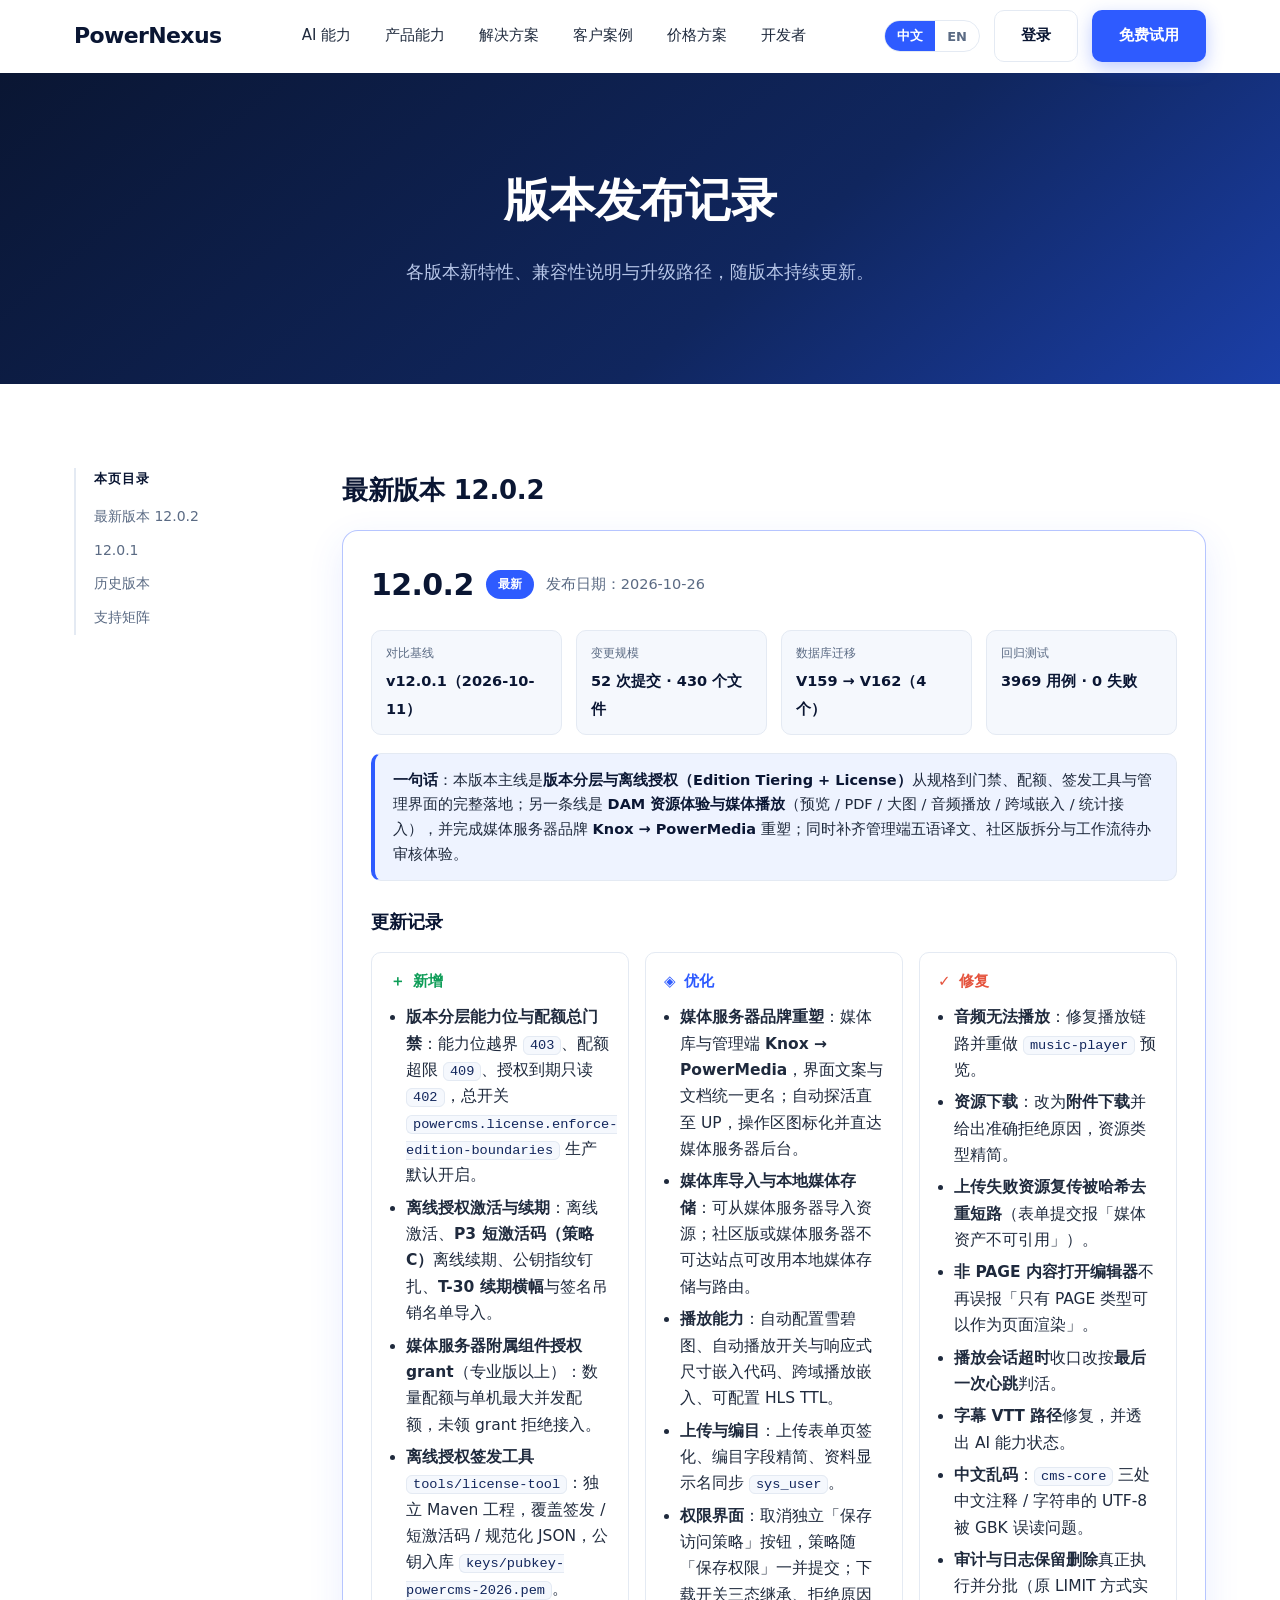
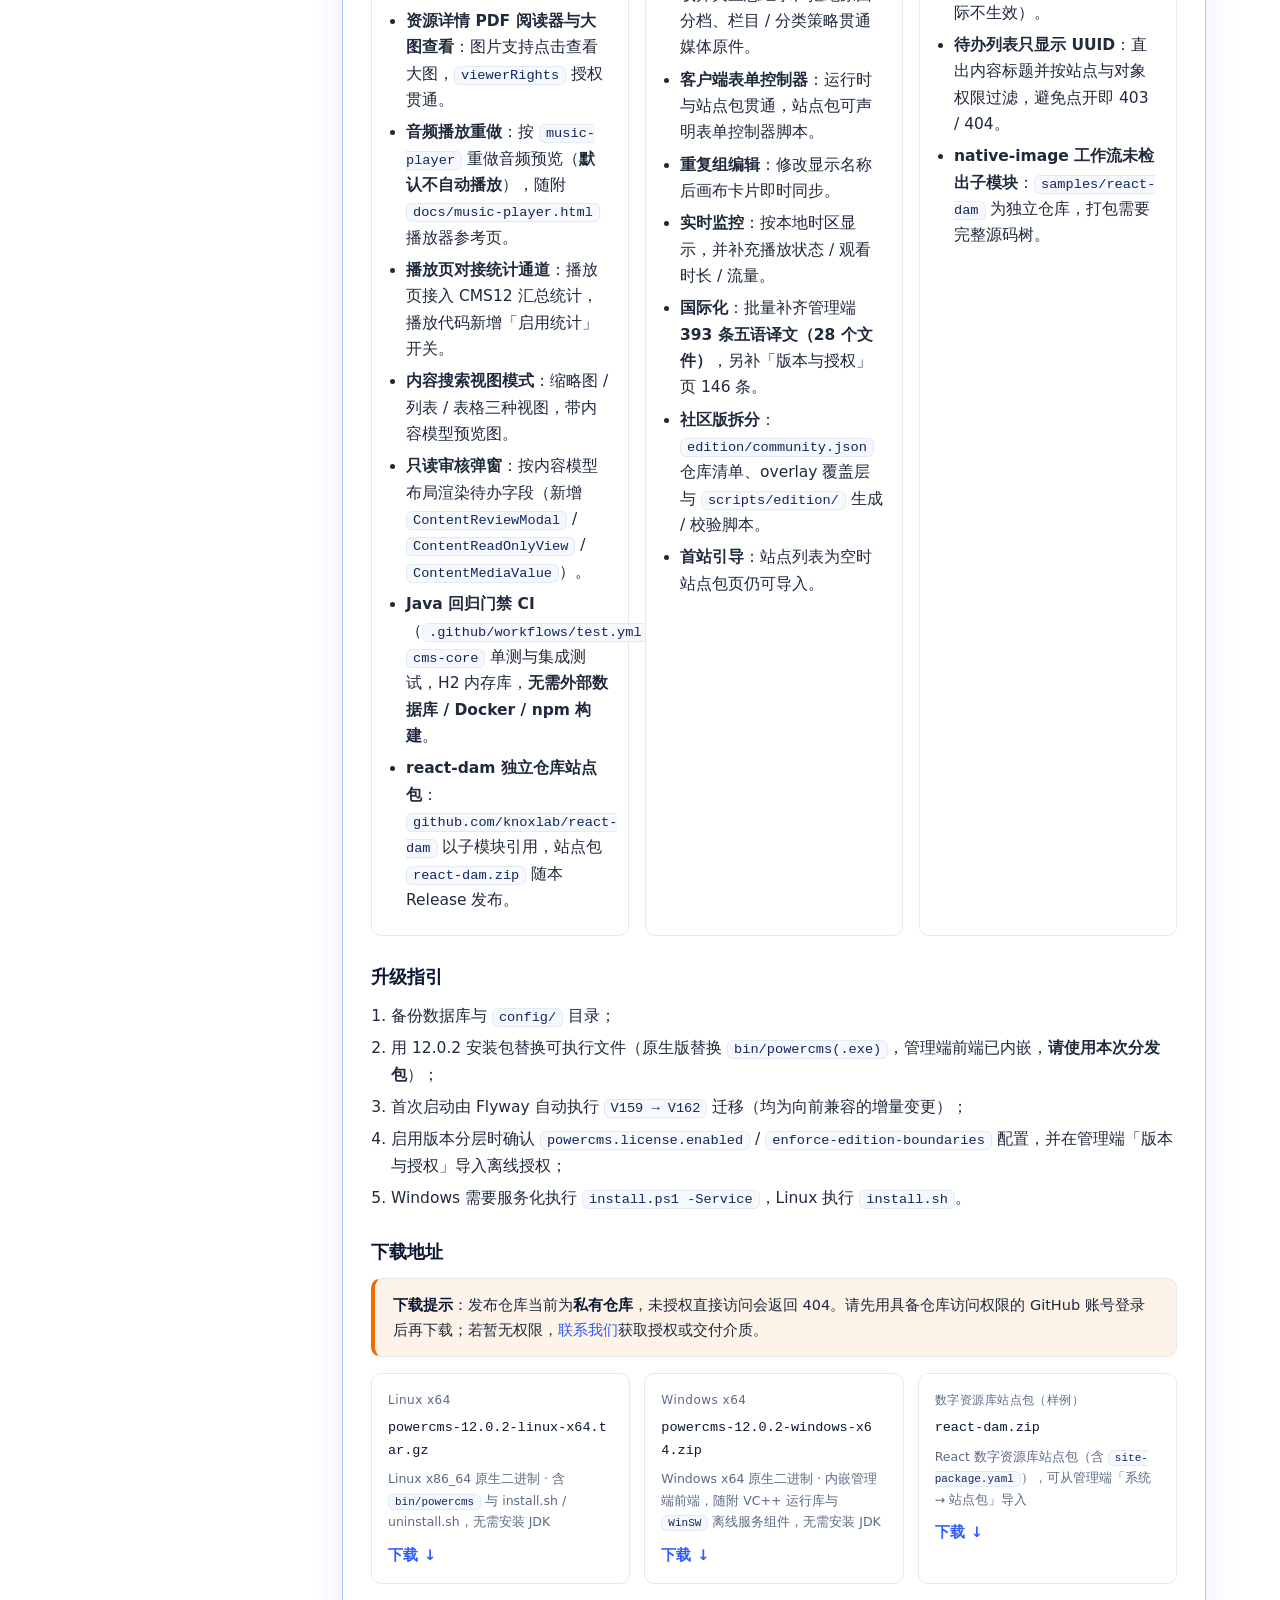
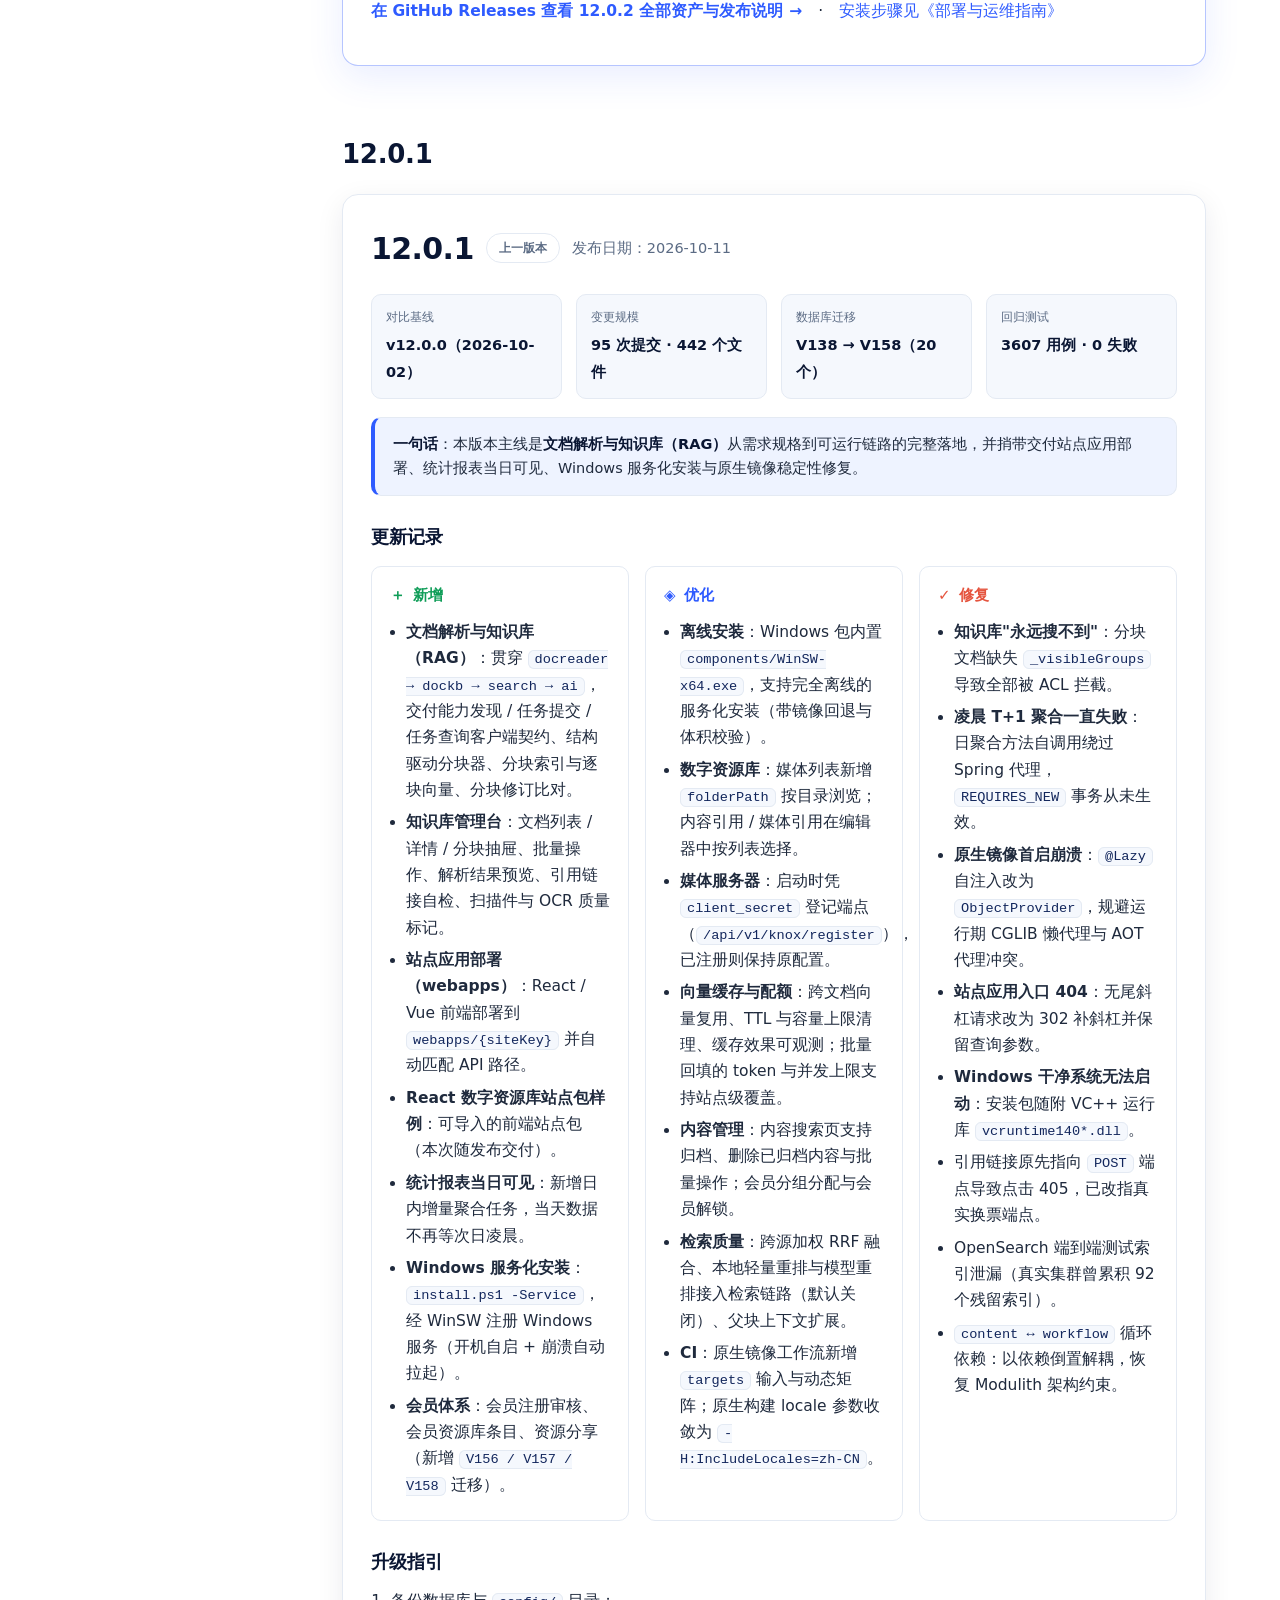
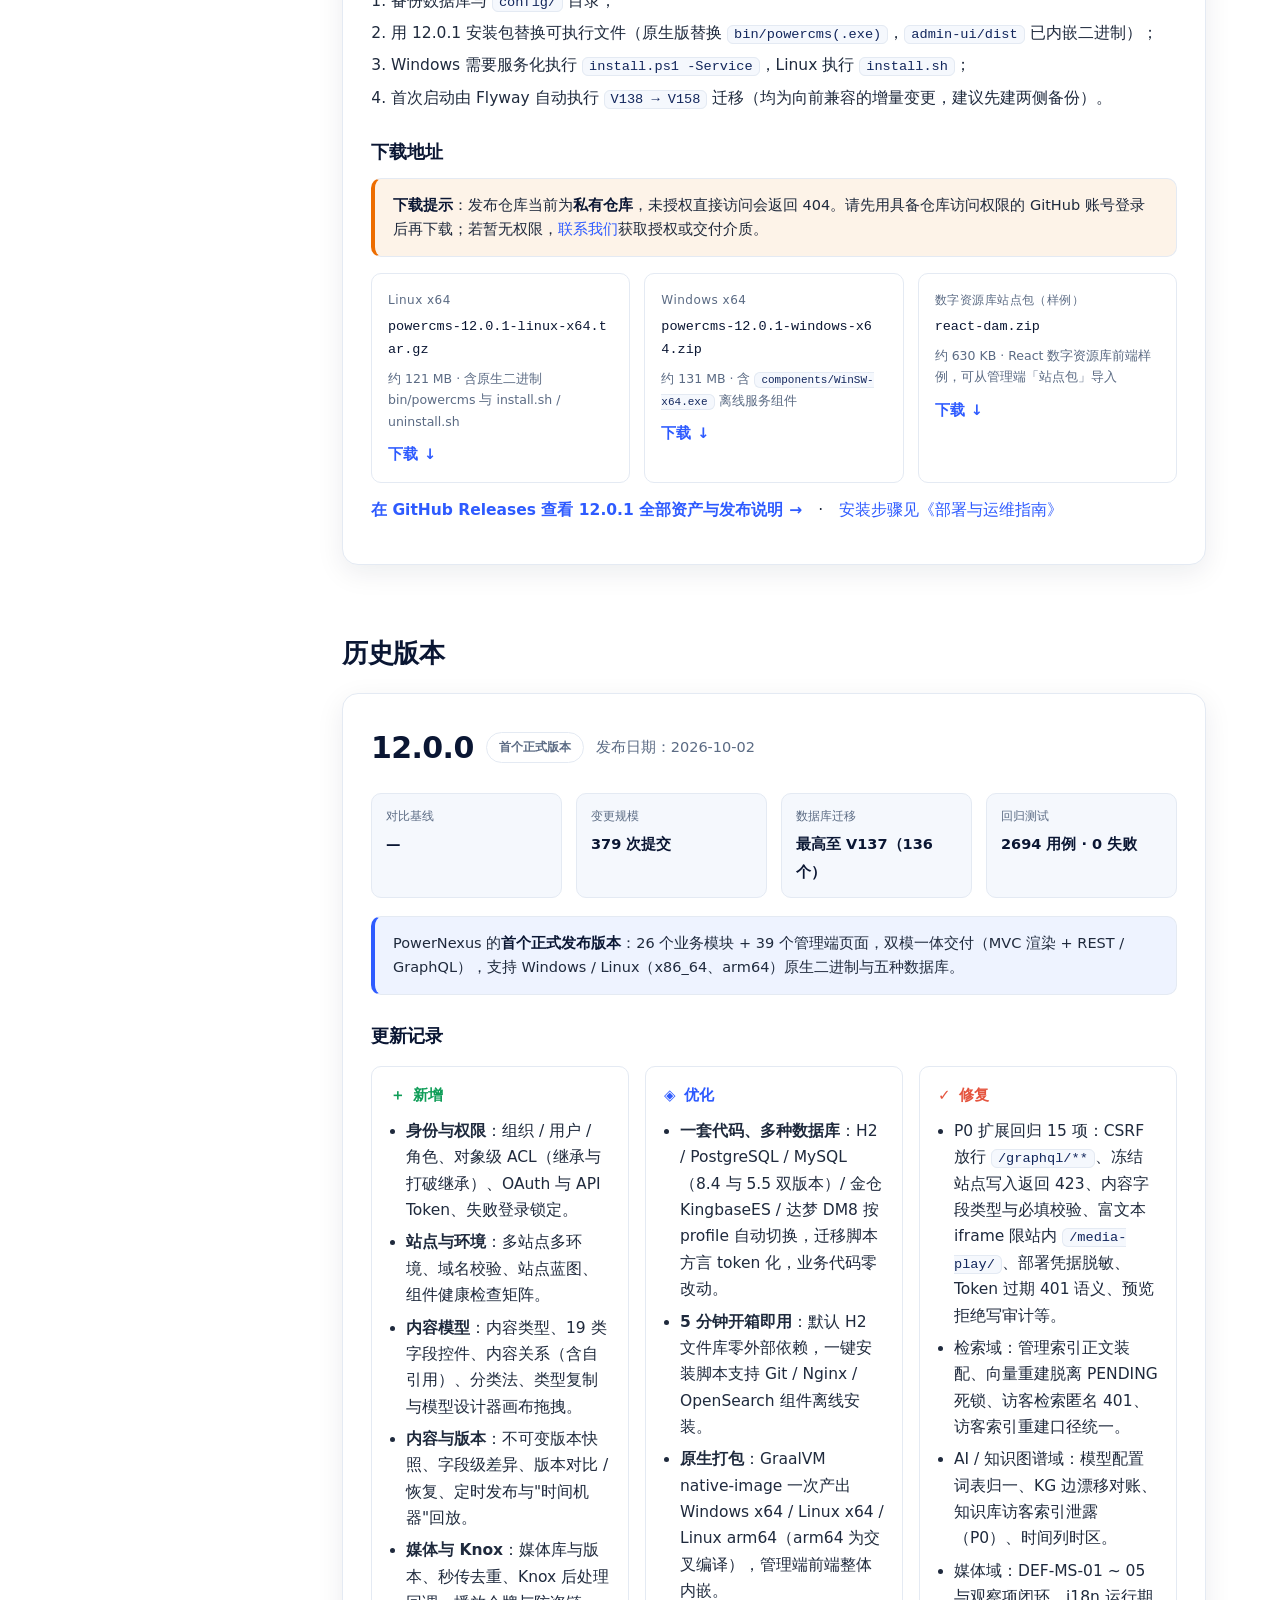
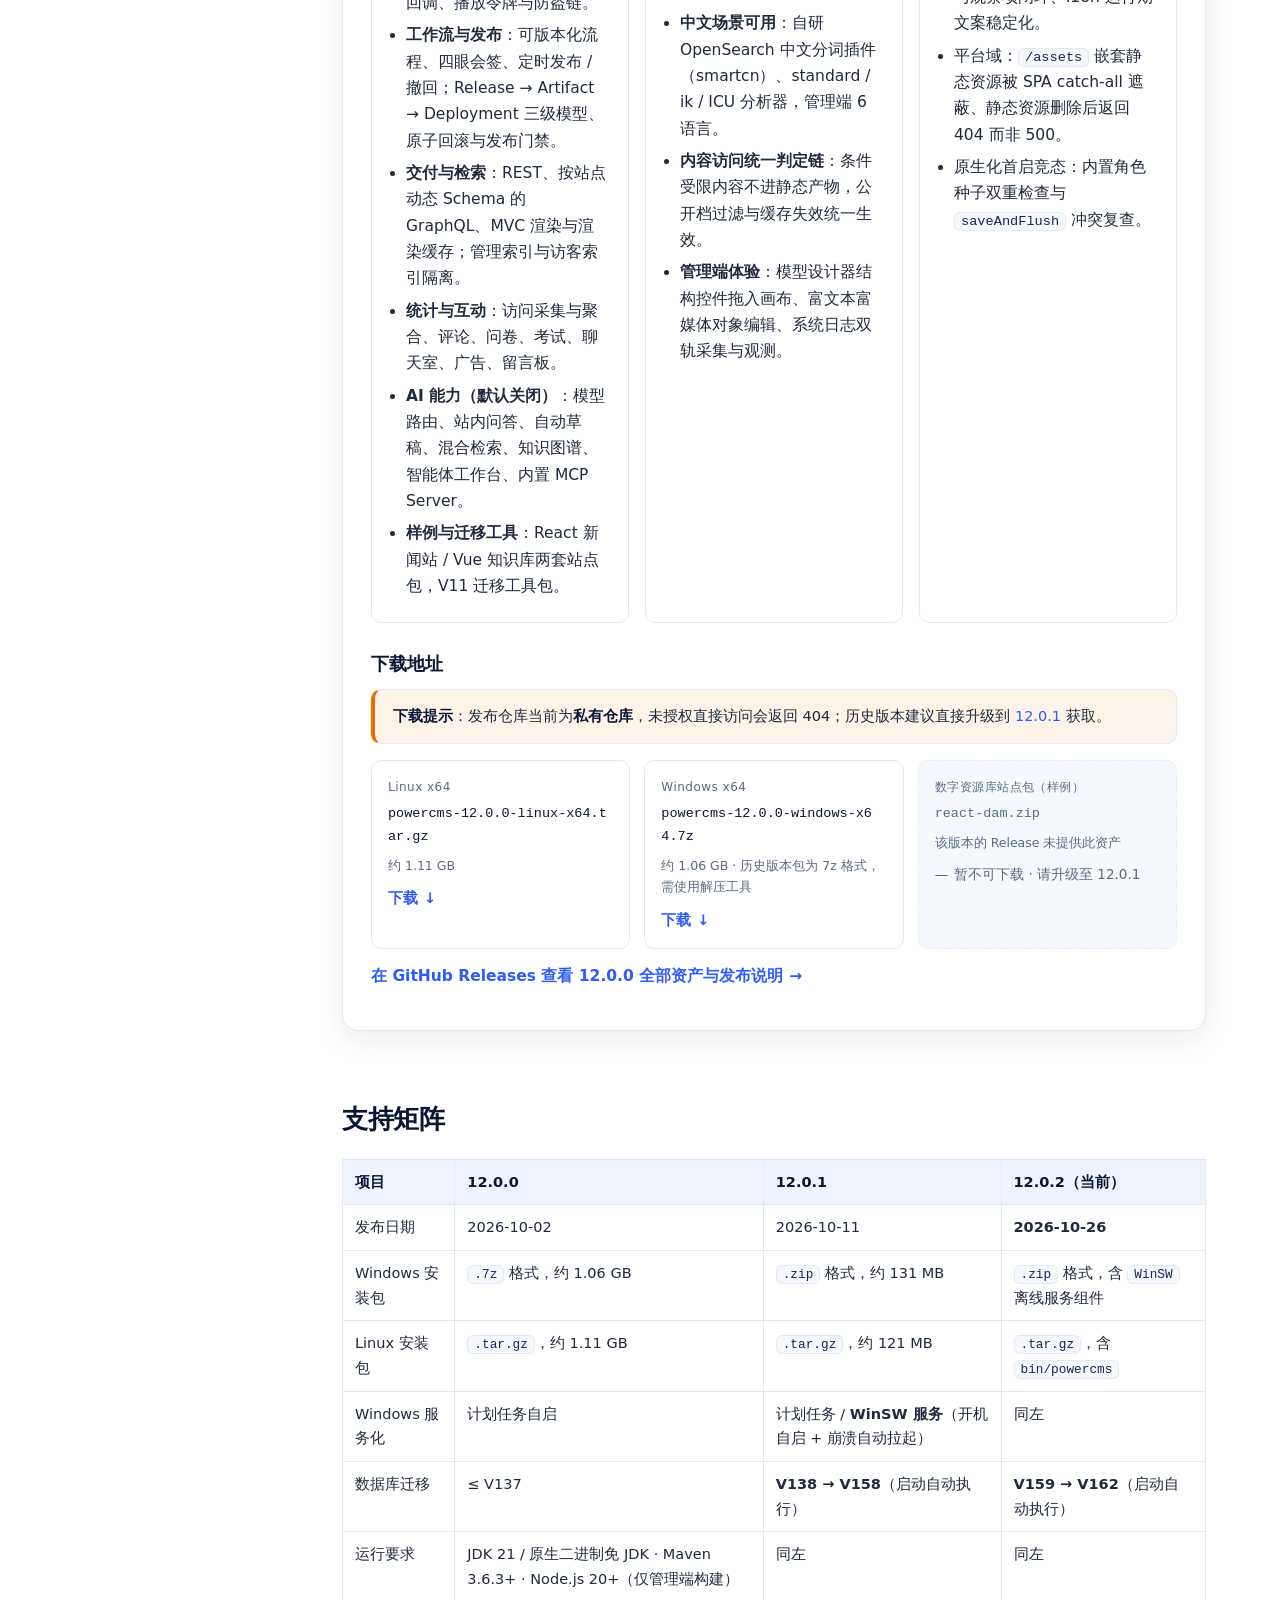
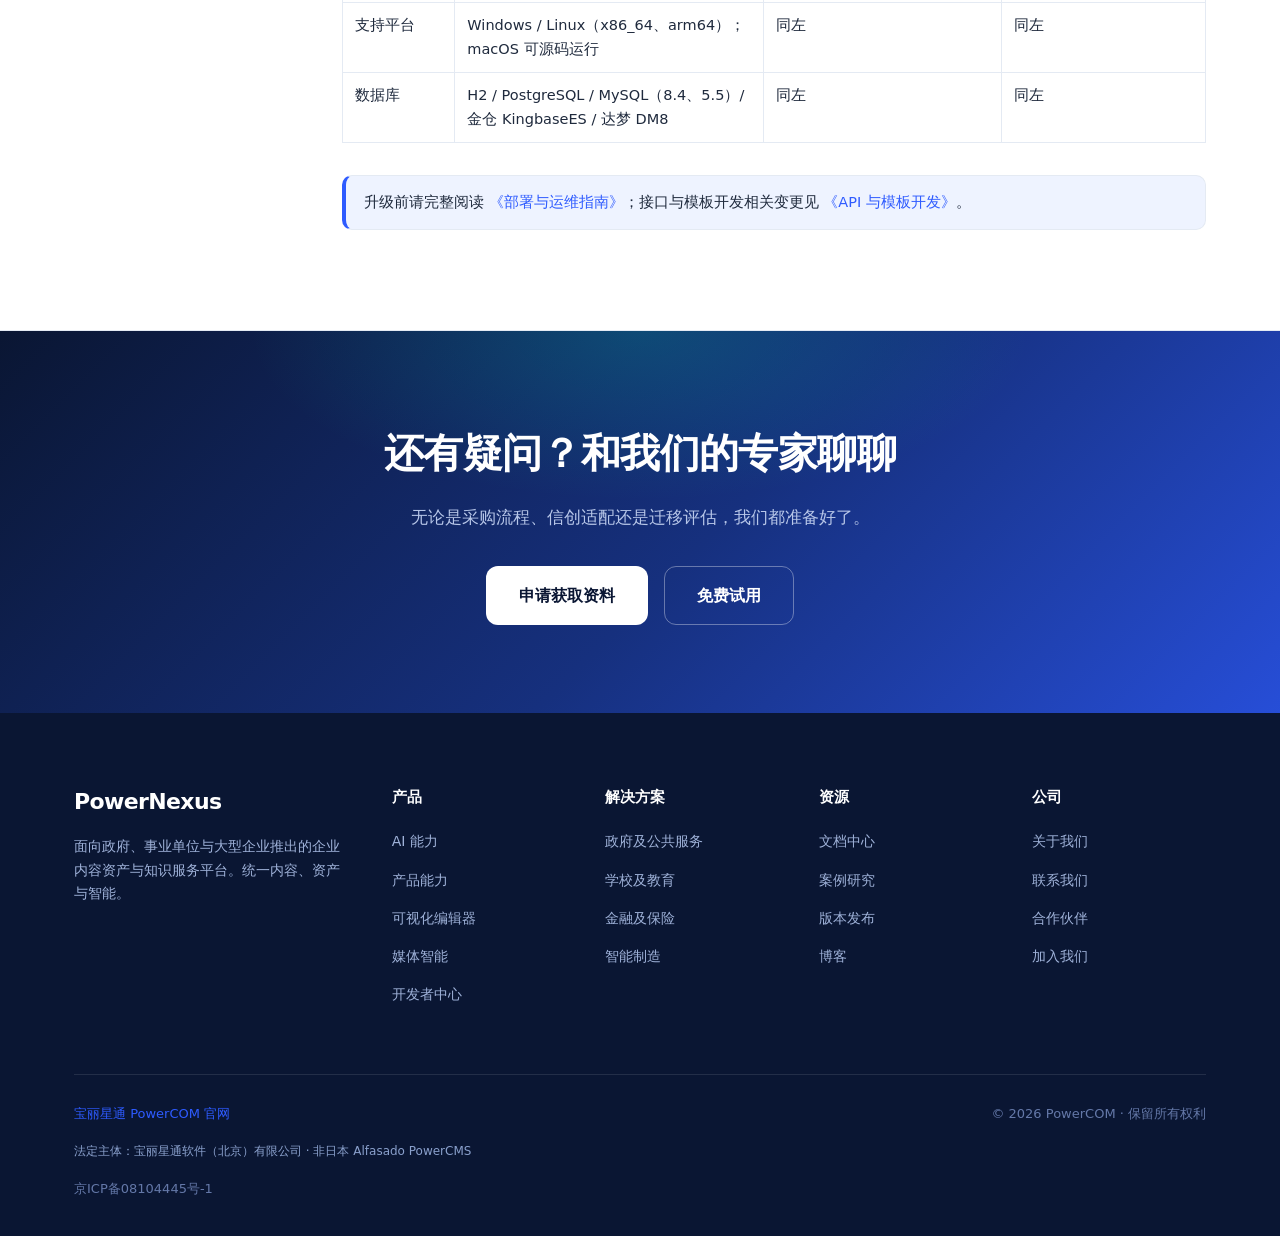
<file: docs-releases.html>
<!DOCTYPE html>
<html lang="zh-CN">
<head>
  <meta charset="UTF-8">
  <meta name="viewport" content="width=device-width, initial-scale=1.0">
  <title>版本发布记录 — PowerNexus 开发者中心｜宝丽通</title>
  <meta name="description" content="PowerNexus 版本发布记录：12.0.2 最新版本更新明细（新增 / 优化 / 修复）与下载地址，以及 12.0.1、12.0.0 历史版本的发布内容与下载链接。">
  <link rel="icon" type="image/svg+xml" href="assets/favicon.svg">
  <link rel="stylesheet" href="css/style.css">
  <style>
    /* ---- 文档页局部样式（仅本页生效） ---- */
    .doc-wrap { display: grid; grid-template-columns: 220px minmax(0,1fr); gap: 48px; align-items: start; }
    .doc-toc { position: sticky; top: 96px; border-left: 2px solid var(--line); padding-left: 18px; font-size: 14px; }
    .doc-toc b { display: block; color: var(--ink); font-size: 13px; letter-spacing: .08em; text-transform: uppercase; margin-bottom: 10px; }
    .doc-toc a { display: block; color: var(--muted); padding: 5px 0; }
    .doc-toc a:hover { color: var(--primary); }
    .doc-body h2 { font-size: 26px; font-weight: 700; color: var(--ink); margin: 0 0 18px; padding-top: 34px; letter-spacing: -.01em; }
    .doc-body h2:first-child { padding-top: 0; }
    .doc-body h3 { font-size: 18px; font-weight: 700; color: var(--ink); margin: 26px 0 10px; }
    .doc-body p, .doc-body li { color: var(--text); font-size: 15.5px; }
    .doc-body p { margin-bottom: 12px; }
    .doc-body ul { margin: 0 0 14px 18px; list-style: disc; }
    .doc-body ul li { margin-bottom: 6px; }
    .doc-body ol { margin: 0 0 14px 20px; }
    .doc-body ol li { margin-bottom: 6px; }
    .doc-body code { font-family: var(--mono); font-size: .88em; background: var(--soft); border: 1px solid var(--line); border-radius: 6px; padding: 1px 6px; color: var(--ink-2); }
    .doc-pre { background: var(--ink); color: #D7E3FA; border-radius: var(--radius-sm); padding: 18px 20px; overflow-x: auto; margin: 0 0 16px; }
    .doc-pre code { background: none; border: 0; padding: 0; color: inherit; font-size: 13.5px; line-height: 1.7; }
    .doc-table { width: 100%; border-collapse: collapse; margin: 0 0 16px; font-size: 14.5px; }
    .doc-table th { text-align: left; background: var(--primary-050); color: var(--ink); font-weight: 700; padding: 10px 12px; border: 1px solid var(--line); white-space: nowrap; }
    .doc-table td { padding: 10px 12px; border: 1px solid var(--line); color: var(--text); vertical-align: top; }
    .doc-callout { border: 1px solid var(--line); border-left: 4px solid var(--primary); background: var(--primary-050); border-radius: var(--radius-sm); padding: 14px 18px; margin: 0 0 16px; font-size: 14.5px; color: var(--text); }
    .doc-callout.warn { border-left-color: #ED6D00; background: #FDF3E8; }
    .doc-callout b { color: var(--ink); }

    /* 发布区块 */
    .rel-card { border: 1px solid var(--line); border-radius: var(--radius); padding: 28px; box-shadow: var(--shadow); background: #fff; margin-bottom: 32px; }
    .rel-card.is-latest { border-color: rgba(46,91,255,.35); box-shadow: 0 12px 36px rgba(46,91,255,.10); }
    .rel-head { display: flex; align-items: center; gap: 12px; flex-wrap: wrap; margin-bottom: 6px; }
    .rel-ver { font-size: 30px; font-weight: 800; color: var(--ink); letter-spacing: -.02em; }
    .rel-date { color: var(--muted); font-size: 14.5px; }
    .rel-badge { display: inline-block; font-size: 12px; font-weight: 700; color: #fff; background: var(--primary); border-radius: 999px; padding: 4px 12px; }
    .rel-badge.old { background: transparent; color: var(--muted); border: 1px solid var(--line); }
    .rel-meta { display: grid; grid-template-columns: repeat(4, minmax(0,1fr)); gap: 14px; margin: 20px 0 6px; }
    .rel-meta div { background: var(--soft); border: 1px solid var(--line); border-radius: var(--radius-sm); padding: 12px 14px; }
    .rel-meta span { display: block; font-size: 12px; color: var(--muted); margin-bottom: 4px; }
    .rel-meta b { font-size: 14.5px; color: var(--ink); font-weight: 700; }
    .rel-cat { display: grid; grid-template-columns: repeat(3, minmax(0,1fr)); gap: 16px; margin: 14px 0 8px; }
    .rel-cat > section { border: 1px solid var(--line); border-radius: var(--radius-sm); padding: 16px 18px; background: #fff; }
    .rel-cat h4 { font-size: 15px; font-weight: 700; margin-bottom: 10px; display: flex; align-items: center; gap: 8px; }
    .rel-cat ul { margin: 0 0 0 16px; list-style: disc; font-size: 14.5px; color: var(--text); }
    .rel-cat li { margin-bottom: 7px; }
    .cat-add h4 { color: #0F9D58; }
    .cat-imp h4 { color: var(--primary); }
    .cat-fix h4 { color: #E5533D; }
    .dl-grid { display: grid; grid-template-columns: repeat(3, minmax(0,1fr)); gap: 14px; margin: 14px 0 6px; }
    .dl-item { border: 1px solid var(--line); border-radius: var(--radius-sm); padding: 16px; display: flex; flex-direction: column; gap: 6px; background: #fff; }
    .dl-item .dl-plat { font-size: 12px; color: var(--muted); letter-spacing: .04em; }
    .dl-item .dl-name { font-family: var(--mono); font-size: 13.5px; color: var(--ink); word-break: break-all; }
    .dl-item .dl-size { font-size: 12.5px; color: var(--muted); }
    .dl-item .dl-go { font-weight: 600; color: var(--primary); font-size: 14.5px; display: inline-flex; align-items: center; gap: 6px; margin-top: 4px; }
    .dl-item .dl-go::after { content: "↓"; }
    .dl-item.is-na { background: var(--soft); border-style: dashed; }
    .dl-item.is-na .dl-name { color: var(--muted); }
    .dl-item.is-na .dl-na { font-size: 13.5px; color: var(--muted); display: inline-flex; align-items: center; gap: 6px; margin-top: 4px; }
    .dl-item.is-na .dl-na::before { content: "—"; }
    .rel-foot { font-size: 14px; color: var(--muted); margin-top: 14px; }
    @media (max-width: 900px) {
      .doc-wrap { grid-template-columns: 1fr; gap: 20px; }
      .doc-toc { position: static; border-left: 0; padding-left: 0; }
      .rel-meta { grid-template-columns: repeat(2, minmax(0,1fr)); }
      .rel-cat { grid-template-columns: 1fr; }
      .dl-grid { grid-template-columns: 1fr; }
    }
  </style>
<link rel="canonical" href="https://powernexus.powercom.net.cn/docs-releases.html">
<meta property="og:url" content="https://powernexus.powercom.net.cn/docs-releases.html">
<meta name="author" content="宝丽星通软件（北京）有限公司">
<script type="application/ld+json">
{
  "@context": "https://schema.org",
  "@graph": [
    {
      "@type": "Organization",
      "@id": "https://powernexus.powercom.net.cn/#org",
      "name": "POWERCOM 宝丽通",
      "legalName": "宝丽星通软件（北京）有限公司",
      "alternateName": [
        "宝丽通",
        "POWERCOM",
        "PowerCom"
      ],
      "url": "https://www.powercom.net.cn/",
      "disambiguatingDescription": "本实体指北京的宝丽星通软件（北京）有限公司；其 PowerNexus 为 AI 原生企业内容与知识服务基础平台（Enterprise Content & Knowledge Platform），与日本 Alfasado 的 PowerCMS（powercms.jp）无关联。",
      "contactPoint": {
        "@type": "ContactPoint",
        "telephone": "+86-10-62129317",
        "email": "sales@powercom.net.cn",
        "contactType": "sales",
        "areaServed": "CN"
      }
    },
    {
      "@type": "SoftwareApplication",
      "@id": "https://powernexus.powercom.net.cn/#product",
      "name": "PowerNexus",
      "alternateName": [
        "宝丽通 AI 原生企业内容与知识服务基础平台",
        "PowerNexus Enterprise Content & Knowledge Platform",
        "企业内容资产与知识服务平台"
      ],
      "applicationCategory": "BusinessApplication",
      "applicationSubCategory": "Enterprise Content & Knowledge Platform",
      "description": "宝丽通的 AI 原生企业内容与知识服务基础平台（Enterprise Content & Knowledge Platform），支持内容建模、版本治理、模板引擎、可视化编辑、媒体智能、私有化部署、数据不出域与信创环境适配。",
      "disambiguatingDescription": "本产品指北京宝丽星通软件（北京）有限公司的 PowerNexus；与日本 Alfasado 的 PowerCMS（powercms.jp）无关联。",
      "url": "https://powernexus.powercom.net.cn/",
      "publisher": {
        "@id": "https://powernexus.powercom.net.cn/#org"
      }
    },
    {
      "@type": "WebSite",
      "@id": "https://powernexus.powercom.net.cn/#website",
      "url": "https://powernexus.powercom.net.cn/",
      "name": "PowerNexus 产品官网",
      "inLanguage": "zh-CN",
      "publisher": {
        "@id": "https://powernexus.powercom.net.cn/#org"
      }
    },
    {
      "@type": "WebPage",
      "@id": "https://powernexus.powercom.net.cn/docs-releases.html#webpage",
      "url": "https://powernexus.powercom.net.cn/docs-releases.html",
      "name": "版本发布记录 — PowerNexus 开发者中心｜宝丽通",
      "inLanguage": "zh-CN",
      "isPartOf": {
        "@id": "https://powernexus.powercom.net.cn/#website"
      },
      "about": {
        "@id": "https://powernexus.powercom.net.cn/#product"
      },
      "publisher": {
        "@id": "https://powernexus.powercom.net.cn/#org"
      }
    }
  ]
}
</script>
</head>
<body>

  <!-- ================= 头部导航 ================= -->
  <header class="header">
    <div class="container nav-wrap">
      <a class="brand" href="index.html" aria-label="PowerNexus 首页">
        <span class="brand-name">PowerNexus</span>
      </a>
      <nav class="nav">
        <a class="nav-link" data-nav="ai" href="ai.html" data-i18n="nav.ai">AI 能力</a>
        <a class="nav-link" data-nav="product" href="product.html" data-i18n="nav.product">产品能力</a>
        <a class="nav-link" data-nav="solutions" href="solutions.html" data-i18n="nav.solutions">解决方案</a>
        <a class="nav-link" data-nav="customers" data-i18n="nav.customers">客户案例</a>
        <a class="nav-link" data-nav="pricing" data-i18n="nav.pricing">价格方案</a>
        <a href="developer.html" class="nav-link" data-i18n="nav.developers">开发者</a>
      </nav>
      <div class="nav-actions">
        <div class="lang-toggle" role="group" aria-label="Language">
          <button type="button" data-lang="zh" class="active">中文</button>
          <button type="button" data-lang="en">EN</button>
        </div>
        <a href="contact.html" class="btn btn-ghost" data-i18n="nav.login">登录</a>
        <a class="btn btn-primary" href="pricing.html" data-i18n="nav.trial">免费试用</a>
        <button class="menu-btn" aria-label="菜单">
          <svg width="20" height="20" viewBox="0 0 20 20" fill="none" stroke="#0A1633" stroke-width="2" stroke-linecap="round"><path d="M3 5h14M3 10h14M3 15h14"/></svg>
        </button>
      </div>
    </div>
    <div class="mobile-nav">
      <a href="ai.html" data-i18n="nav.ai">AI 能力</a>
      <a href="product.html" data-i18n="nav.product">产品能力</a>
      <a href="solutions.html" data-i18n="nav.solutions">解决方案</a>
      <a data-i18n="nav.customers">客户案例</a>
      <a data-i18n="nav.pricing">价格方案</a>
      <a href="developer.html" data-i18n="nav.developers">开发者</a>
      <div class="nav-cta-row">
        <a href="contact.html" class="btn btn-ghost" data-i18n="nav.login">登录</a>
        <a class="btn btn-primary" href="pricing.html" data-i18n="nav.trial">免费试用</a>
      </div>
    </div>
  </header>

  <!-- ================= 页面 Hero ================= -->
  <section class="sol-hero">
    <div class="container">
      <h1 data-i18n="dv.d3.hero.title">版本发布记录</h1>
      <p data-i18n="dv.d3.hero.sub">各版本新特性、兼容性说明与升级路径，随版本持续更新。</p>
    </div>
  </section>

  <!-- ================= 正文 ================= -->
  <section class="ind-section">
    <div class="container doc-wrap">
      <aside class="doc-toc" aria-label="本页目录">
        <b data-i18n="dv.d3.toc">本页目录</b>
        <a href="#latest" data-i18n="dv.d3.latest">最新版本 12.0.2</a>
        <a href="#v1201" data-i18n="dv.d3.v1201">12.0.1</a>
        <a href="#v1200" data-i18n="dv.d3.history">历史版本</a>
        <a href="#support" data-i18n="dv.d3.support">支持矩阵</a>
      </aside>

      <div class="doc-body">

        <h2 id="latest" data-i18n="dv.d3.latest">最新版本 12.0.2</h2>

        <div class="rel-card is-latest">
          <div class="rel-head">
            <span class="rel-ver">12.0.2</span>
            <span class="rel-badge" data-i18n="dv.d3.badge.latest">最新</span>
            <span class="rel-date">发布日期：2026-10-26</span>
          </div>
          <div class="rel-meta">
            <div><span data-i18n="dv.d3.baseline">对比基线</span><b>v12.0.1（2026-10-11）</b></div>
            <div><span data-i18n="dv.d3.scale">变更规模</span><b>52 次提交 · 430 个文件</b></div>
            <div><span data-i18n="dv.d3.migration">数据库迁移</span><b>V159 → V162（4 个）</b></div>
            <div><span data-i18n="dv.d3.regression">回归测试</span><b>3969 用例 · 0 失败</b></div>
          </div>

          <div class="doc-callout" style="margin-top:18px;">
            <b>一句话</b>：本版本主线是<b>版本分层与离线授权（Edition Tiering + License）</b>从规格到门禁、配额、签发工具与管理界面的完整落地；另一条线是 <b>DAM 资源体验与媒体播放</b>（预览 / PDF / 大图 / 音频播放 / 跨域嵌入 / 统计接入），并完成媒体服务器品牌 <b>Knox → PowerMedia</b> 重塑；同时补齐管理端五语译文、社区版拆分与工作流待办审核体验。
          </div>

          <h3 data-i18n="dv.d3.changelog">更新记录</h3>
          <div class="rel-cat">
            <section class="cat-add">
              <h4>＋ <span data-i18n="dv.d3.added">新增</span></h4>
              <ul>
                <li><b>版本分层能力位与配额总门禁</b>：能力位越界 <code>403</code>、配额超限 <code>409</code>、授权到期只读 <code>402</code>，总开关 <code>powercms.license.enforce-edition-boundaries</code> 生产默认开启。</li>
                <li><b>离线授权激活与续期</b>：离线激活、<b>P3 短激活码（策略 C）</b>离线续期、公钥指纹钉扎、<b>T-30 续期横幅</b>与签名吊销名单导入。</li>
                <li><b>媒体服务器附属组件授权 grant</b>（专业版以上）：数量配额与单机最大并发配额，未领 grant 拒绝接入。</li>
                <li><b>离线授权签发工具</b> <code>tools/license-tool</code>：独立 Maven 工程，覆盖签发 / 短激活码 / 规范化 JSON，公钥入库 <code>keys/pubkey-powercms-2026.pem</code>。</li>
                <li><b>资源详情 PDF 阅读器与大图查看</b>：图片支持点击查看大图，<code>viewerRights</code> 授权贯通。</li>
                <li><b>音频播放重做</b>：按 <code>music-player</code> 重做音频预览（<b>默认不自动播放</b>），随附 <code>docs/music-player.html</code> 播放器参考页。</li>
                <li><b>播放页对接统计通道</b>：播放页接入 CMS12 汇总统计，播放代码新增「启用统计」开关。</li>
                <li><b>内容搜索视图模式</b>：缩略图 / 列表 / 表格三种视图，带内容模型预览图。</li>
                <li><b>只读审核弹窗</b>：按内容模型布局渲染待办字段（新增 <code>ContentReviewModal</code> / <code>ContentReadOnlyView</code> / <code>ContentMediaValue</code>）。</li>
                <li><b>Java 回归门禁 CI</b>（<code>.github/workflows/test.yml</code>）：<code>cms-core</code> 单测与集成测试，H2 内存库，<b>无需外部数据库 / Docker / npm 构建</b>。</li>
                <li><b>react-dam 独立仓库站点包</b>：<code>github.com/knoxlab/react-dam</code> 以子模块引用，站点包 <code>react-dam.zip</code> 随本 Release 发布。</li>
              </ul>
            </section>
            <section class="cat-imp">
              <h4>◈ <span data-i18n="dv.d3.improved">优化</span></h4>
              <ul>
                <li><b>媒体服务器品牌重塑</b>：媒体库与管理端 <b>Knox → PowerMedia</b>，界面文案与文档统一更名；自动探活直至 UP，操作区图标化并直达媒体服务器后台。</li>
                <li><b>媒体库导入与本地媒体存储</b>：可从媒体服务器导入资源；社区版或媒体服务器不可达站点可改用本地媒体存储与路由。</li>
                <li><b>播放能力</b>：自动配置雪碧图、自动播放开关与响应式尺寸嵌入代码、跨域播放嵌入、可配置 HLS TTL。</li>
                <li><b>上传与编目</b>：上传表单页签化、编目字段精简、资料显示名同步 <code>sys_user</code>。</li>
                <li><b>权限界面</b>：取消独立「保存访问策略」按钮，策略随「保存权限」一并提交；下载开关三态继承、拒绝原因分档、栏目 / 分类策略贯通媒体原件。</li>
                <li><b>客户端表单控制器</b>：运行时与站点包贯通，站点包可声明表单控制器脚本。</li>
                <li><b>重复组编辑</b>：修改显示名称后画布卡片即时同步。</li>
                <li><b>实时监控</b>：按本地时区显示，并补充播放状态 / 观看时长 / 流量。</li>
                <li><b>国际化</b>：批量补齐管理端 <b>393 条五语译文（28 个文件）</b>，另补「版本与授权」页 146 条。</li>
                <li><b>社区版拆分</b>：<code>edition/community.json</code> 仓库清单、overlay 覆盖层与 <code>scripts/edition/</code> 生成 / 校验脚本。</li>
                <li><b>首站引导</b>：站点列表为空时站点包页仍可导入。</li>
              </ul>
            </section>
            <section class="cat-fix">
              <h4>✓ <span data-i18n="dv.d3.fixed">修复</span></h4>
              <ul>
                <li><b>音频无法播放</b>：修复播放链路并重做 <code>music-player</code> 预览。</li>
                <li><b>资源下载</b>：改为<b>附件下载</b>并给出准确拒绝原因，资源类型精简。</li>
                <li><b>上传失败资源复传被哈希去重短路</b>（表单提交报「媒体资产不可引用」）。</li>
                <li><b>非 PAGE 内容打开编辑器</b>不再误报「只有 PAGE 类型可以作为页面渲染」。</li>
                <li><b>播放会话超时</b>收口改按<b>最后一次心跳</b>判活。</li>
                <li><b>字幕 VTT 路径</b>修复，并透出 AI 能力状态。</li>
                <li><b>中文乱码</b>：<code>cms-core</code> 三处中文注释 / 字符串的 UTF-8 被 GBK 误读问题。</li>
                <li><b>审计与日志保留删除</b>真正执行并分批（原 LIMIT 方式实际不生效）。</li>
                <li><b>待办列表只显示 UUID</b>：直出内容标题并按站点与对象权限过滤，避免点开即 403 / 404。</li>
                <li><b>native-image 工作流未检出子模块</b>：<code>samples/react-dam</code> 为独立仓库，打包需要完整源码树。</li>
              </ul>
            </section>
          </div>

          <h3 data-i18n="dv.d3.upgrade">升级指引</h3>
          <ol>
            <li>备份数据库与 <code>config/</code> 目录；</li>
            <li>用 12.0.2 安装包替换可执行文件（原生版替换 <code>bin/powercms(.exe)</code>，管理端前端已内嵌，<b>请使用本次分发包</b>）；</li>
            <li>首次启动由 Flyway 自动执行 <code>V159 → V162</code> 迁移（均为向前兼容的增量变更）；</li>
            <li>启用版本分层时确认 <code>powercms.license.enabled</code> / <code>enforce-edition-boundaries</code> 配置，并在管理端「版本与授权」导入离线授权；</li>
            <li>Windows 需要服务化执行 <code>install.ps1 -Service</code>，Linux 执行 <code>install.sh</code>。</li>
          </ol>

          <h3 data-i18n="dv.d3.downloads">下载地址</h3>
          <div class="doc-callout warn">
            <b>下载提示</b>：发布仓库当前为<b>私有仓库</b>，未授权直接访问会返回 404。请先用具备仓库访问权限的 GitHub 账号登录后再下载；若暂无权限，<a href="contact.html">联系我们</a>获取授权或交付介质。
          </div>
          <div class="dl-grid">
            <div class="dl-item">
              <span class="dl-plat">Linux x64</span>
              <span class="dl-name">powercms-12.0.2-linux-x64.tar.gz</span>
              <span class="dl-size">Linux x86_64 原生二进制 · 含 <code>bin/powercms</code> 与 install.sh / uninstall.sh，无需安装 JDK</span>
              <a class="dl-go" target="_blank" rel="noopener" href="https://github.com/knoxlab/PowerCMS12/releases/download/12.0.2/powercms-12.0.2-linux-x64.tar.gz" data-i18n="dv.d3.download">下载</a>
            </div>
            <div class="dl-item">
              <span class="dl-plat">Windows x64</span>
              <span class="dl-name">powercms-12.0.2-windows-x64.zip</span>
              <span class="dl-size">Windows x64 原生二进制 · 内嵌管理端前端，随附 VC++ 运行库与 <code>WinSW</code> 离线服务组件，无需安装 JDK</span>
              <a class="dl-go" target="_blank" rel="noopener" href="https://github.com/knoxlab/PowerCMS12/releases/download/12.0.2/powercms-12.0.2-windows-x64.zip" data-i18n="dv.d3.download">下载</a>
            </div>
            <div class="dl-item">
              <span class="dl-plat" data-i18n="dv.d3.sitePkg">数字资源库站点包（样例）</span>
              <span class="dl-name">react-dam.zip</span>
              <span class="dl-size">React 数字资源库站点包（含 <code>site-package.yaml</code>），可从管理端「系统 → 站点包」导入</span>
              <a class="dl-go" target="_blank" rel="noopener" href="https://github.com/knoxlab/react-dam/releases/download/v1.0.0/react-dam.zip" data-i18n="dv.d3.download">下载</a>
            </div>
          </div>
          <p class="rel-foot"><a class="link-arrow" target="_blank" rel="noopener" href="https://github.com/knoxlab/PowerCMS12/releases/tag/12.0.2">在 GitHub Releases 查看 12.0.2 全部资产与发布说明</a>　·　<a href="docs-deployment.html">安装步骤见《部署与运维指南》</a></p>
        </div>

        <h2 id="v1201" data-i18n="dv.d3.v1201">12.0.1</h2>

        <div class="rel-card">
          <div class="rel-head">
            <span class="rel-ver">12.0.1</span>
            <span class="rel-badge old" data-i18n="dv.d3.prev">上一版本</span>
            <span class="rel-date">发布日期：2026-10-11</span>
          </div>
          <div class="rel-meta">
            <div><span data-i18n="dv.d3.baseline">对比基线</span><b>v12.0.0（2026-10-02）</b></div>
            <div><span data-i18n="dv.d3.scale">变更规模</span><b>95 次提交 · 442 个文件</b></div>
            <div><span data-i18n="dv.d3.migration">数据库迁移</span><b>V138 → V158（20 个）</b></div>
            <div><span data-i18n="dv.d3.regression">回归测试</span><b>3607 用例 · 0 失败</b></div>
          </div>

          <div class="doc-callout" style="margin-top:18px;">
            <b>一句话</b>：本版本主线是<b>文档解析与知识库（RAG）</b>从需求规格到可运行链路的完整落地，并捎带交付站点应用部署、统计报表当日可见、Windows 服务化安装与原生镜像稳定性修复。
          </div>

          <h3 data-i18n="dv.d3.changelog">更新记录</h3>
          <div class="rel-cat">
            <section class="cat-add">
              <h4>＋ <span data-i18n="dv.d3.added">新增</span></h4>
              <ul>
                <li><b>文档解析与知识库（RAG）</b>：贯穿 <code>docreader → dockb → search → ai</code>，交付能力发现 / 任务提交 / 任务查询客户端契约、结构驱动分块器、分块索引与逐块向量、分块修订比对。</li>
                <li><b>知识库管理台</b>：文档列表 / 详情 / 分块抽屉、批量操作、解析结果预览、引用链接自检、扫描件与 OCR 质量标记。</li>
                <li><b>站点应用部署（webapps）</b>：React / Vue 前端部署到 <code>webapps/{siteKey}</code> 并自动匹配 API 路径。</li>
                <li><b>React 数字资源库站点包样例</b>：可导入的前端站点包（本次随发布交付）。</li>
                <li><b>统计报表当日可见</b>：新增日内增量聚合任务，当天数据不再等次日凌晨。</li>
                <li><b>Windows 服务化安装</b>：<code>install.ps1 -Service</code>，经 WinSW 注册 Windows 服务（开机自启 + 崩溃自动拉起）。</li>
                <li><b>会员体系</b>：会员注册审核、会员资源库条目、资源分享（新增 <code>V156 / V157 / V158</code> 迁移）。</li>
              </ul>
            </section>
            <section class="cat-imp">
              <h4>◈ <span data-i18n="dv.d3.improved">优化</span></h4>
              <ul>
                <li><b>离线安装</b>：Windows 包内置 <code>components/WinSW-x64.exe</code>，支持完全离线的服务化安装（带镜像回退与体积校验）。</li>
                <li><b>数字资源库</b>：媒体列表新增 <code>folderPath</code> 按目录浏览；内容引用 / 媒体引用在编辑器中按列表选择。</li>
                <li><b>媒体服务器</b>：启动时凭 <code>client_secret</code> 登记端点（<code>/api/v1/knox/register</code>），已注册则保持原配置。</li>
                <li><b>向量缓存与配额</b>：跨文档向量复用、TTL 与容量上限清理、缓存效果可观测；批量回填的 token 与并发上限支持站点级覆盖。</li>
                <li><b>内容管理</b>：内容搜索页支持归档、删除已归档内容与批量操作；会员分组分配与会员解锁。</li>
                <li><b>检索质量</b>：跨源加权 RRF 融合、本地轻量重排与模型重排接入检索链路（默认关闭）、父块上下文扩展。</li>
                <li><b>CI</b>：原生镜像工作流新增 <code>targets</code> 输入与动态矩阵；原生构建 locale 参数收敛为 <code>-H:IncludeLocales=zh-CN</code>。</li>
              </ul>
            </section>
            <section class="cat-fix">
              <h4>✓ <span data-i18n="dv.d3.fixed">修复</span></h4>
              <ul>
                <li><b>知识库"永远搜不到"</b>：分块文档缺失 <code>_visibleGroups</code> 导致全部被 ACL 拦截。</li>
                <li><b>凌晨 T+1 聚合一直失败</b>：日聚合方法自调用绕过 Spring 代理，<code>REQUIRES_NEW</code> 事务从未生效。</li>
                <li><b>原生镜像首启崩溃</b>：<code>@Lazy</code> 自注入改为 <code>ObjectProvider</code>，规避运行期 CGLIB 懒代理与 AOT 代理冲突。</li>
                <li><b>站点应用入口 404</b>：无尾斜杠请求改为 302 补斜杠并保留查询参数。</li>
                <li><b>Windows 干净系统无法启动</b>：安装包随附 VC++ 运行库 <code>vcruntime140*.dll</code>。</li>
                <li>引用链接原先指向 <code>POST</code> 端点导致点击 405，已改指真实换票端点。</li>
                <li>OpenSearch 端到端测试索引泄漏（真实集群曾累积 92 个残留索引）。</li>
                <li><code>content ↔ workflow</code> 循环依赖：以依赖倒置解耦，恢复 Modulith 架构约束。</li>
              </ul>
            </section>
          </div>

          <h3 data-i18n="dv.d3.upgrade">升级指引</h3>
          <ol>
            <li>备份数据库与 <code>config/</code> 目录；</li>
            <li>用 12.0.1 安装包替换可执行文件（原生版替换 <code>bin/powercms(.exe)</code>，<code>admin-ui/dist</code> 已内嵌二进制）；</li>
            <li>Windows 需要服务化执行 <code>install.ps1 -Service</code>，Linux 执行 <code>install.sh</code>；</li>
            <li>首次启动由 Flyway 自动执行 <code>V138 → V158</code> 迁移（均为向前兼容的增量变更，建议先建两侧备份）。</li>
          </ol>

          <h3 data-i18n="dv.d3.downloads">下载地址</h3>
          <div class="doc-callout warn">
            <b>下载提示</b>：发布仓库当前为<b>私有仓库</b>，未授权直接访问会返回 404。请先用具备仓库访问权限的 GitHub 账号登录后再下载；若暂无权限，<a href="contact.html">联系我们</a>获取授权或交付介质。
          </div>
          <div class="dl-grid">
            <div class="dl-item">
              <span class="dl-plat">Linux x64</span>
              <span class="dl-name">powercms-12.0.1-linux-x64.tar.gz</span>
              <span class="dl-size">约 121 MB · 含原生二进制 bin/powercms 与 install.sh / uninstall.sh</span>
              <a class="dl-go" target="_blank" rel="noopener" href="https://github.com/knoxlab/PowerCMS12/releases/download/12.0.1/powercms-12.0.1-linux-x64.tar.gz" data-i18n="dv.d3.download">下载</a>
            </div>
            <div class="dl-item">
              <span class="dl-plat">Windows x64</span>
              <span class="dl-name">powercms-12.0.1-windows-x64.zip</span>
              <span class="dl-size">约 131 MB · 含 <code>components/WinSW-x64.exe</code> 离线服务组件</span>
              <a class="dl-go" target="_blank" rel="noopener" href="https://github.com/knoxlab/PowerCMS12/releases/download/12.0.1/powercms-12.0.1-windows-x64.zip" data-i18n="dv.d3.download">下载</a>
            </div>
            <div class="dl-item">
              <span class="dl-plat" data-i18n="dv.d3.sitePkg">数字资源库站点包（样例）</span>
              <span class="dl-name">react-dam.zip</span>
              <span class="dl-size">约 630 KB · React 数字资源库前端样例，可从管理端「站点包」导入</span>
              <a class="dl-go" target="_blank" rel="noopener" href="https://github.com/knoxlab/PowerCMS12/releases/download/12.0.1/react-dam.zip" data-i18n="dv.d3.download">下载</a>
            </div>
          </div>
          <p class="rel-foot"><a class="link-arrow" target="_blank" rel="noopener" href="https://github.com/knoxlab/PowerCMS12/releases/tag/12.0.1">在 GitHub Releases 查看 12.0.1 全部资产与发布说明</a>　·　<a href="docs-deployment.html">安装步骤见《部署与运维指南》</a></p>
        </div>

        <h2 id="v1200" data-i18n="dv.d3.history">历史版本</h2>

        <div class="rel-card">
          <div class="rel-head">
            <span class="rel-ver">12.0.0</span>
            <span class="rel-badge old" data-i18n="dv.d3.initial">首个正式版本</span>
            <span class="rel-date">发布日期：2026-10-02</span>
          </div>
          <div class="rel-meta">
            <div><span data-i18n="dv.d3.baseline">对比基线</span><b>—</b></div>
            <div><span data-i18n="dv.d3.scale">变更规模</span><b>379 次提交</b></div>
            <div><span data-i18n="dv.d3.migration">数据库迁移</span><b>最高至 V137（136 个）</b></div>
            <div><span data-i18n="dv.d3.regression">回归测试</span><b>2694 用例 · 0 失败</b></div>
          </div>
          <div class="doc-callout" style="margin-top:18px;">PowerNexus 的<b>首个正式发布版本</b>：26 个业务模块 + 39 个管理端页面，双模一体交付（MVC 渲染 + REST / GraphQL），支持 Windows / Linux（x86_64、arm64）原生二进制与五种数据库。</div>

          <h3 data-i18n="dv.d3.changelog">更新记录</h3>
          <div class="rel-cat">
            <section class="cat-add">
              <h4>＋ <span data-i18n="dv.d3.added">新增</span></h4>
              <ul>
                <li><b>身份与权限</b>：组织 / 用户 / 角色、对象级 ACL（继承与打破继承）、OAuth 与 API Token、失败登录锁定。</li>
                <li><b>站点与环境</b>：多站点多环境、域名校验、站点蓝图、组件健康检查矩阵。</li>
                <li><b>内容模型</b>：内容类型、19 类字段控件、内容关系（含自引用）、分类法、类型复制与模型设计器画布拖拽。</li>
                <li><b>内容与版本</b>：不可变版本快照、字段级差异、版本对比 / 恢复、定时发布与"时间机器"回放。</li>
                <li><b>媒体与 Knox</b>：媒体库与版本、秒传去重、Knox 后处理回调、播放令牌与防盗链。</li>
                <li><b>工作流与发布</b>：可版本化流程、四眼会签、定时发布 / 撤回；Release → Artifact → Deployment 三级模型、原子回滚与发布门禁。</li>
                <li><b>交付与检索</b>：REST、按站点动态 Schema 的 GraphQL、MVC 渲染与渲染缓存；管理索引与访客索引隔离。</li>
                <li><b>统计与互动</b>：访问采集与聚合、评论、问卷、考试、聊天室、广告、留言板。</li>
                <li><b>AI 能力（默认关闭）</b>：模型路由、站内问答、自动草稿、混合检索、知识图谱、智能体工作台、内置 MCP Server。</li>
                <li><b>样例与迁移工具</b>：React 新闻站 / Vue 知识库两套站点包，V11 迁移工具包。</li>
              </ul>
            </section>
            <section class="cat-imp">
              <h4>◈ <span data-i18n="dv.d3.improved">优化</span></h4>
              <ul>
                <li><b>一套代码、多种数据库</b>：H2 / PostgreSQL / MySQL（8.4 与 5.5 双版本）/ 金仓 KingbaseES / 达梦 DM8 按 profile 自动切换，迁移脚本方言 token 化，业务代码零改动。</li>
                <li><b>5 分钟开箱即用</b>：默认 H2 文件库零外部依赖，一键安装脚本支持 Git / Nginx / OpenSearch 组件离线安装。</li>
                <li><b>原生打包</b>：GraalVM native-image 一次产出 Windows x64 / Linux x64 / Linux arm64（arm64 为交叉编译），管理端前端整体内嵌。</li>
                <li><b>中文场景可用</b>：自研 OpenSearch 中文分词插件（smartcn）、standard / ik / ICU 分析器，管理端 6 语言。</li>
                <li><b>内容访问统一判定链</b>：条件受限内容不进静态产物，公开档过滤与缓存失效统一生效。</li>
                <li><b>管理端体验</b>：模型设计器结构控件拖入画布、富文本富媒体对象编辑、系统日志双轨采集与观测。</li>
              </ul>
            </section>
            <section class="cat-fix">
              <h4>✓ <span data-i18n="dv.d3.fixed">修复</span></h4>
              <ul>
                <li>P0 扩展回归 15 项：CSRF 放行 <code>/graphql/**</code>、冻结站点写入返回 423、内容字段类型与必填校验、富文本 iframe 限站内 <code>/media-play/</code>、部署凭据脱敏、Token 过期 401 语义、预览拒绝写审计等。</li>
                <li>检索域：管理索引正文装配、向量重建脱离 PENDING 死锁、访客检索匿名 401、访客索引重建口径统一。</li>
                <li>AI / 知识图谱域：模型配置词表归一、KG 边漂移对账、知识库访客索引泄露（P0）、时间列时区。</li>
                <li>媒体域：DEF-MS-01 ~ 05 与观察项闭环、i18n 运行期文案稳定化。</li>
                <li>平台域：<code>/assets</code> 嵌套静态资源被 SPA catch-all 遮蔽、静态资源删除后返回 404 而非 500。</li>
                <li>原生化首启竞态：内置角色种子双重检查与 <code>saveAndFlush</code> 冲突复查。</li>
              </ul>
            </section>
          </div>

          <h3 data-i18n="dv.d3.downloads">下载地址</h3>
          <div class="doc-callout warn">
            <b>下载提示</b>：发布仓库当前为<b>私有仓库</b>，未授权直接访问会返回 404；历史版本建议直接升级到 <a href="#v1201">12.0.1</a> 获取。
          </div>
          <div class="dl-grid">
            <div class="dl-item">
              <span class="dl-plat">Linux x64</span>
              <span class="dl-name">powercms-12.0.0-linux-x64.tar.gz</span>
              <span class="dl-size">约 1.11 GB</span>
              <a class="dl-go" target="_blank" rel="noopener" href="https://github.com/knoxlab/PowerCMS12/releases/download/12.0.0/powercms-12.0.0-linux-x64.tar.gz" data-i18n="dv.d3.download">下载</a>
            </div>
            <div class="dl-item">
              <span class="dl-plat">Windows x64</span>
              <span class="dl-name">powercms-12.0.0-windows-x64.7z</span>
              <span class="dl-size">约 1.06 GB · 历史版本包为 7z 格式，需使用解压工具</span>
              <a class="dl-go" target="_blank" rel="noopener" href="https://github.com/knoxlab/PowerCMS12/releases/download/12.0.0/powercms-12.0.0-windows-x64.7z" data-i18n="dv.d3.download">下载</a>
            </div>
            <div class="dl-item is-na">
              <span class="dl-plat" data-i18n="dv.d3.sitePkg">数字资源库站点包（样例）</span>
              <span class="dl-name">react-dam.zip</span>
              <span class="dl-size">该版本的 Release 未提供此资产</span>
              <span class="dl-na" data-i18n="dv.d3.naHint">暂不可下载 · 请升级至 12.0.1</span>
            </div>
          </div>
          <p class="rel-foot"><a class="link-arrow" target="_blank" rel="noopener" href="https://github.com/knoxlab/PowerCMS12/releases/tag/12.0.0">在 GitHub Releases 查看 12.0.0 全部资产与发布说明</a></p>
        </div>

        <h2 id="support" data-i18n="dv.d3.support">支持矩阵</h2>
        <div class="doc-table" style="overflow-x:auto;">
          <table class="doc-table">
            <thead><tr><th>项目</th><th>12.0.0</th><th>12.0.1</th><th>12.0.2（当前）</th></tr></thead>
            <tbody>
              <tr><td>发布日期</td><td>2026-10-02</td><td>2026-10-11</td><td><b>2026-10-26</b></td></tr>
              <tr><td>Windows 安装包</td><td><code>.7z</code> 格式，约 1.06 GB</td><td><code>.zip</code> 格式，约 131 MB</td><td><code>.zip</code> 格式，含 <code>WinSW</code> 离线服务组件</td></tr>
              <tr><td>Linux 安装包</td><td><code>.tar.gz</code>，约 1.11 GB</td><td><code>.tar.gz</code>，约 121 MB</td><td><code>.tar.gz</code>，含 <code>bin/powercms</code></td></tr>
              <tr><td>Windows 服务化</td><td>计划任务自启</td><td>计划任务 / <b>WinSW 服务</b>（开机自启 + 崩溃自动拉起）</td><td>同左</td></tr>
              <tr><td>数据库迁移</td><td>≤ V137</td><td><b>V138 → V158</b>（启动自动执行）</td><td><b>V159 → V162</b>（启动自动执行）</td></tr>
              <tr><td>运行要求</td><td>JDK 21 / 原生二进制免 JDK · Maven 3.6.3+ · Node.js 20+（仅管理端构建）</td><td>同左</td><td>同左</td></tr>
              <tr><td>支持平台</td><td>Windows / Linux（x86_64、arm64）；macOS 可源码运行</td><td>同左</td><td>同左</td></tr>
              <tr><td>数据库</td><td>H2 / PostgreSQL / MySQL（8.4、5.5）/ 金仓 KingbaseES / 达梦 DM8</td><td>同左</td><td>同左</td></tr>
            </tbody>
          </table>
        </div>
        <div class="doc-callout">升级前请完整阅读 <a href="docs-deployment.html">《部署与运维指南》</a>；接口与模板开发相关变更见 <a href="docs-api-templates.html">《API 与模板开发》</a>。</div>

      </div>
    </div>
  </section>

  <!-- ================= CTA ================= -->
  <section class="cta-band">
    <h2 data-i18n="pr.cta.title">还有疑问？和我们的专家聊聊</h2>
    <p data-i18n="pr.cta.sub">无论是采购流程、信创适配还是迁移评估，我们都准备好了。</p>
    <div class="hero-cta">
      <a href="contact.html" class="btn btn-light btn-lg" data-i18n="dv.cta">申请获取资料</a>
      <a href="pricing.html" class="btn btn-outline-light btn-lg" data-i18n="nav.trial">免费试用</a>
    </div>
  </section>

  <!-- ================= 页脚 ================= -->
  <footer class="footer">
    <div class="container">
      <div class="footer-grid">
        <div>
          <a class="brand" href="index.html" aria-label="PowerNexus 首页">
            <span class="brand-name">PowerNexus</span>
          </a>
          <p class="ft-tag" data-i18n="footer.tag">面向政府、事业单位与大型企业推出的企业内容资产与知识服务平台。统一内容、资产与智能。</p>
        </div>
        <div>
          <h4 data-i18n="footer.c1">产品</h4>
          <ul>
            <li><a href="ai.html" data-i18n="footer.l10">AI 能力</a></li>
            <li><a href="product.html" data-i18n="footer.l11">产品能力</a></li>
            <li><a href="product.html" data-i18n="footer.l12">可视化编辑器</a></li>
            <li><a href="product.html" data-i18n="footer.l13">媒体智能</a></li>
            <li><a href="developer.html" data-i18n="footer.l14">开发者中心</a></li>
          </ul>
        </div>
        <div>
          <h4 data-i18n="footer.c2">解决方案</h4>
          <ul>
            <li><a href="solutions.html#ind-gov" data-i18n="footer.l21">政府及公共服务</a></li>
            <li><a href="solutions.html#ind-edu" data-i18n="footer.l22">学校及教育</a></li>
            <li><a href="solutions.html#ind-fin" data-i18n="footer.l23">金融及保险</a></li>
            <li><a href="solutions.html#ind-mfg" data-i18n="footer.l24">智能制造</a></li>
          </ul>
        </div>
        <div>
          <h4 data-i18n="footer.c3">资源</h4>
          <ul>
            <li><a href="docs-deployment.html" data-i18n="footer.l31">文档中心</a></li>
            <li><a href="customers.html" data-i18n="footer.l32">案例研究</a></li>
            <li><a href="docs-releases.html" data-i18n="footer.l33">版本发布</a></li>
            <li><a href="developer.html" data-i18n="footer.l34">博客</a></li>
          </ul>
        </div>
        <div>
          <h4 data-i18n="footer.c4">公司</h4>
          <ul>
            <li><a href="contact.html" data-i18n="footer.l41">关于我们</a></li>
            <li><a href="contact.html" data-i18n="footer.l42">联系我们</a></li>
            <li><a href="contact.html" data-i18n="footer.l43">合作伙伴</a></li>
            <li><a href="contact.html" data-i18n="footer.l44">加入我们</a></li>
          </ul>
        </div>
      </div>
      <div class="footer-bottom">
        <a href="https://www.powercom.net.cn" target="_blank" rel="noopener" data-i18n="footer.official">宝丽星通 PowerCOM 官网</a>
        <span data-i18n="footer.copy">© 2026 PowerCOM · 保留所有权利</span>
        <span class="geo-entity">法定主体：宝丽星通软件（北京）有限公司 · 非日本 Alfasado PowerCMS</span>
        <span data-i18n="footer.icp">京ICP备08104445号-1</span>
      </div>
    </div>
  </footer>

  <script src="js/i18n.js"></script>
  <script src="js/main.js"></script>
</body>
</html>
</file>
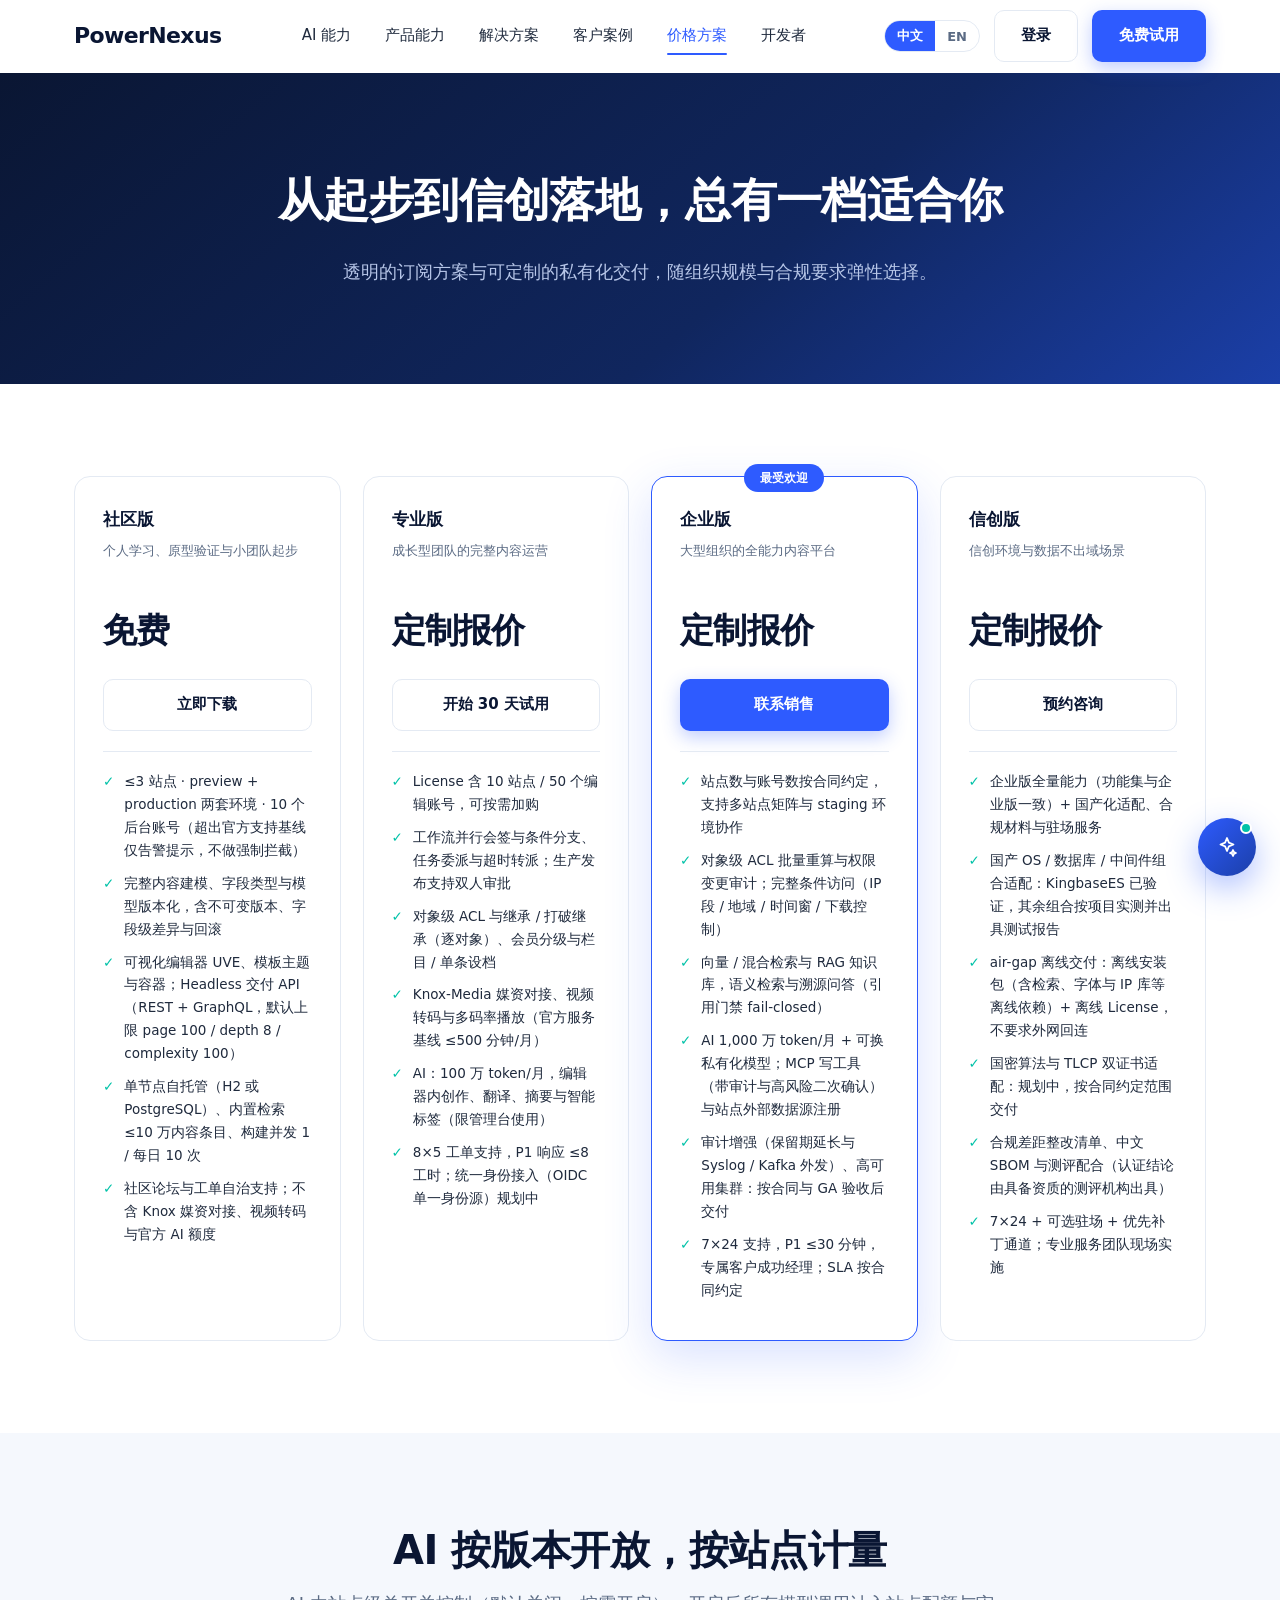
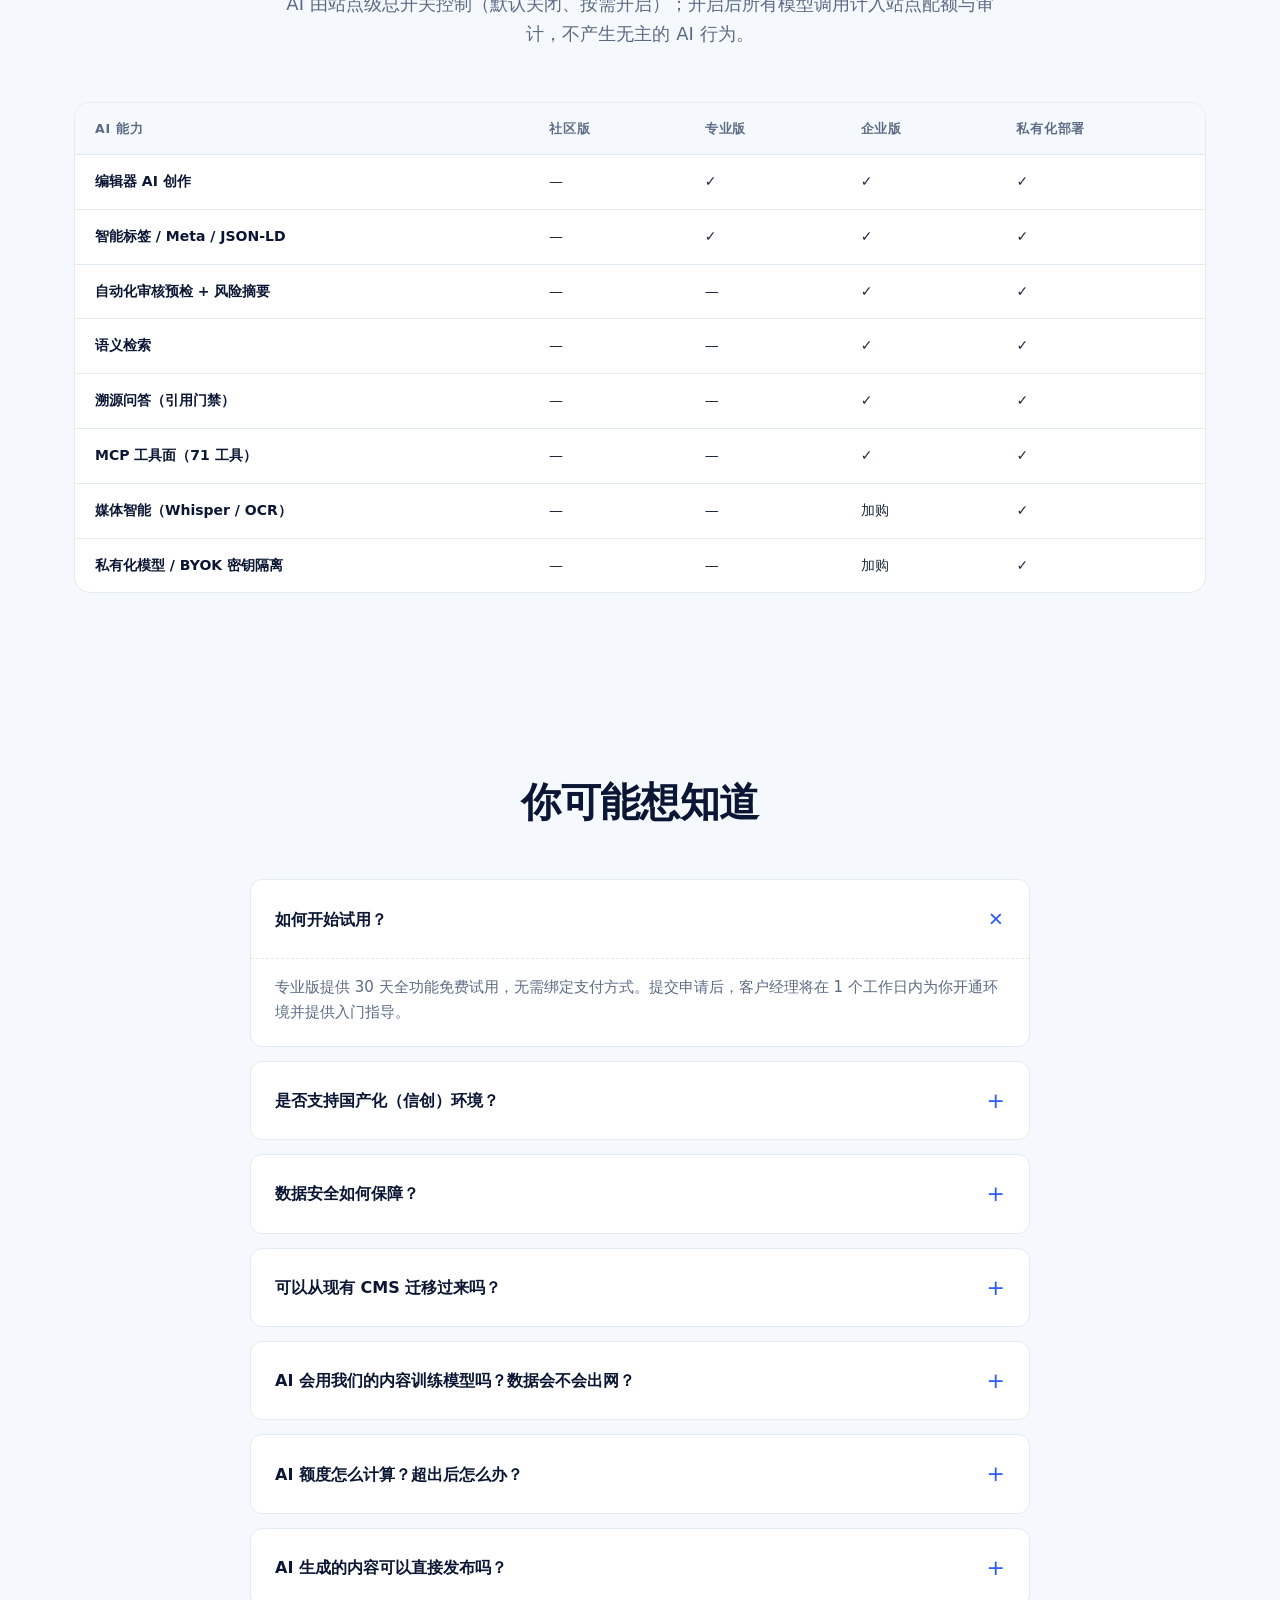
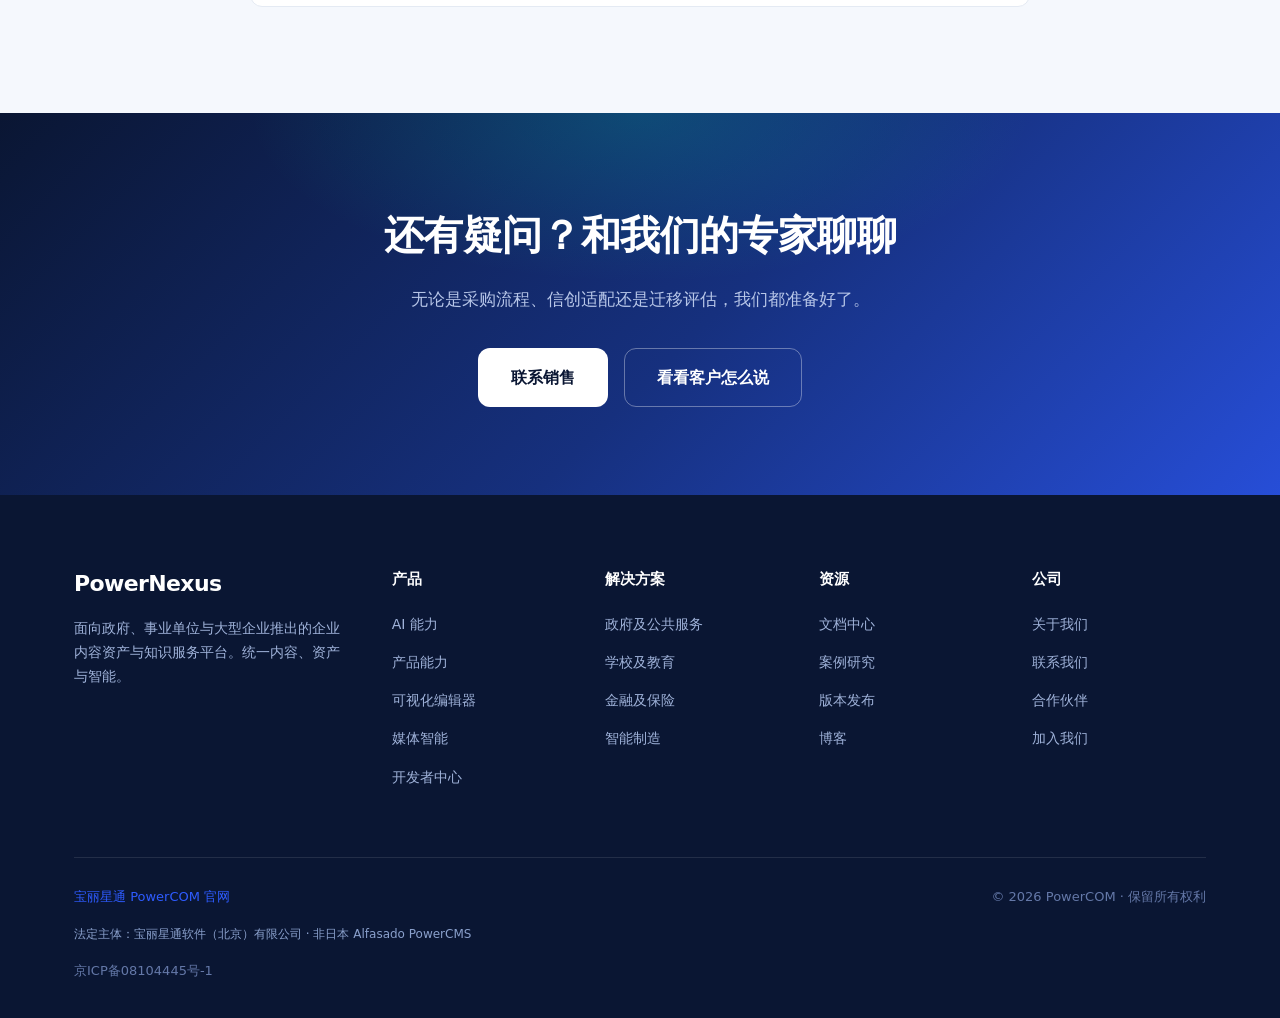
<file: pricing.html>
<!DOCTYPE html>
<html lang="zh-CN">
<head>
  <meta charset="UTF-8">
  <meta name="viewport" content="width=device-width, initial-scale=1.0">
  <title>价格方案 — PowerNexus｜宝丽通</title>
  <meta name="description" content="PowerNexus 价格方案：社区版免费、专业版、企业版与私有化部署，满足从试用到信创落地的全部需求。">
  <link rel="icon" type="image/svg+xml" href="assets/favicon.svg">
  <link rel="stylesheet" href="css/style.css">
<link rel="canonical" href="https://powernexus.powercom.net.cn/pricing.html">
<meta property="og:url" content="https://powernexus.powercom.net.cn/pricing.html">
<meta name="author" content="宝丽星通软件（北京）有限公司">
<script type="application/ld+json">
{
  "@context": "https://schema.org",
  "@graph": [
    {
      "@type": "Organization",
      "@id": "https://powernexus.powercom.net.cn/#org",
      "name": "POWERCOM 宝丽通",
      "legalName": "宝丽星通软件（北京）有限公司",
      "alternateName": [
        "宝丽通",
        "POWERCOM",
        "PowerCom"
      ],
      "url": "https://www.powercom.net.cn/",
      "disambiguatingDescription": "本实体指北京的宝丽星通软件（北京）有限公司；其 PowerNexus 为 AI 原生企业内容与知识服务基础平台（Enterprise Content & Knowledge Platform），与日本 Alfasado 的 PowerCMS（powercms.jp）无关联。",
      "contactPoint": {
        "@type": "ContactPoint",
        "telephone": "+86-10-62129317",
        "email": "sales@powercom.net.cn",
        "contactType": "sales",
        "areaServed": "CN"
      }
    },
    {
      "@type": "SoftwareApplication",
      "@id": "https://powernexus.powercom.net.cn/#product",
      "name": "PowerNexus",
      "alternateName": [
        "宝丽通 AI 原生企业内容与知识服务基础平台",
        "PowerNexus Enterprise Content & Knowledge Platform",
        "企业内容资产与知识服务平台"
      ],
      "applicationCategory": "BusinessApplication",
      "applicationSubCategory": "Enterprise Content & Knowledge Platform",
      "description": "宝丽通的 AI 原生企业内容与知识服务基础平台（Enterprise Content & Knowledge Platform），支持内容建模、版本治理、模板引擎、可视化编辑、媒体智能、私有化部署、数据不出域与信创环境适配。",
      "disambiguatingDescription": "本产品指北京宝丽星通软件（北京）有限公司的 PowerNexus；与日本 Alfasado 的 PowerCMS（powercms.jp）无关联。",
      "url": "https://powernexus.powercom.net.cn/",
      "publisher": {
        "@id": "https://powernexus.powercom.net.cn/#org"
      }
    },
    {
      "@type": "WebSite",
      "@id": "https://powernexus.powercom.net.cn/#website",
      "url": "https://powernexus.powercom.net.cn/",
      "name": "PowerNexus 产品官网",
      "inLanguage": "zh-CN",
      "publisher": {
        "@id": "https://powernexus.powercom.net.cn/#org"
      }
    },
    {
      "@type": "WebPage",
      "@id": "https://powernexus.powercom.net.cn/pricing.html#webpage",
      "url": "https://powernexus.powercom.net.cn/pricing.html",
      "name": "价格方案 — PowerNexus｜宝丽通",
      "inLanguage": "zh-CN",
      "isPartOf": {
        "@id": "https://powernexus.powercom.net.cn/#website"
      },
      "about": {
        "@id": "https://powernexus.powercom.net.cn/#product"
      },
      "publisher": {
        "@id": "https://powernexus.powercom.net.cn/#org"
      }
    }
  ]
}
</script>
<script type="application/ld+json">
{
  "@context": "https://schema.org",
  "@type": "FAQPage",
  "mainEntity": [
    {
      "@type": "Question",
      "name": "如何开始试用？",
      "acceptedAnswer": {
        "@type": "Answer",
        "text": "专业版提供 30 天全功能免费试用，无需绑定支付方式。提交申请后，客户经理将在 1 个工作日内为你开通环境并提供入门指导。"
      }
    },
    {
      "@type": "Question",
      "name": "是否支持国产化（信创）环境？",
      "acceptedAnswer": {
        "@type": "Answer",
        "text": "支持。PowerNexus 面向信创环境的数据库与中间件适配持续推进中，具体环境支持度以项目实测与厂商认证为准，可提供配套交付与实施服务。"
      }
    },
    {
      "@type": "Question",
      "name": "数据安全如何保障？",
      "acceptedAnswer": {
        "@type": "Answer",
        "text": "平台按安全合规基线设计：细粒度权限、全量审计日志与传输/存储加密；SSO/MFA 与等保对标整改推进中。私有化部署版本中所有数据保存在组织自有机房或专有云，实现数据零出域。"
      }
    },
    {
      "@type": "Question",
      "name": "可以从现有 CMS 迁移过来吗？",
      "acceptedAnswer": {
        "@type": "Answer",
        "text": "可以。我们提供结构化迁移服务：从内容模型评估、数据映射到灰度切换，全程由专业服务团队执行，历史版本与附件可完整保留。"
      }
    },
    {
      "@type": "Question",
      "name": "AI 会用我们的内容训练模型吗？数据会不会出网？",
      "acceptedAnswer": {
        "@type": "Answer",
        "text": "不会用于训练。AI 通过统一适配层调用模型，站点可配置为完全私有化：模型调用走内网或客户自有密钥（BYOK），视频转写默认使用本地 Whisper，数据不出域。所有调用计入配额与审计，可随时关闭站点级 AI 总开关。"
      }
    },
    {
      "@type": "Question",
      "name": "AI 额度怎么计算？超出后怎么办？",
      "acceptedAnswer": {
        "@type": "Answer",
        "text": "按站点月度 Token 额度计量，AI 起草、语义检索、问答与媒体智能分别计数；额度使用情况在管理台实时可见，超出后可临时扩容或次月自动重置。使用自带密钥（BYOK）时平台不额外收取模型费用。"
      }
    },
    {
      "@type": "Question",
      "name": "AI 生成的内容可以直接发布吗？",
      "acceptedAnswer": {
        "@type": "Answer",
        "text": "不可以。AI 输出需先通过内容类型 schema 校验，再走四眼审批与会签；建议态内容在人工确认前不进入版本历史。AI 可以做预检、摘要与初稿，发布决定权始终在人工。"
      }
    }
  ]
}
</script>
</head>
<body>

  <!-- ================= 头部导航 ================= -->
  <header class="header">
    <div class="container nav-wrap">
      <a class="brand" href="index.html" aria-label="PowerNexus 首页">
        <span class="brand-name">PowerNexus</span>
      </a>
      <nav class="nav">
        <a class="nav-link" data-nav="ai" href="ai.html" data-i18n="nav.ai">AI 能力</a>
        <a class="nav-link" data-nav="product" href="product.html" data-i18n="nav.product">产品能力</a>
        <a class="nav-link" data-nav="solutions" href="solutions.html" data-i18n="nav.solutions">解决方案</a>
        <a class="nav-link" data-nav="customers" data-i18n="nav.customers">客户案例</a>
        <a class="nav-link" data-nav="pricing" data-i18n="nav.pricing">价格方案</a>
        <a href="developer.html" class="nav-link" data-i18n="nav.developers">开发者</a>
      </nav>
      <div class="nav-actions">
        <div class="lang-toggle" role="group" aria-label="Language">
          <button type="button" data-lang="zh" class="active">中文</button>
          <button type="button" data-lang="en">EN</button>
        </div>
        <a href="contact.html" class="btn btn-ghost" data-i18n="nav.login">登录</a>
        <a class="btn btn-primary" href="pricing.html" data-i18n="nav.trial">免费试用</a>
        <button class="menu-btn" aria-label="菜单">
          <svg width="20" height="20" viewBox="0 0 20 20" fill="none" stroke="#0A1633" stroke-width="2" stroke-linecap="round"><path d="M3 5h14M3 10h14M3 15h14"/></svg>
        </button>
      </div>
    </div>
    <div class="mobile-nav">
      <a href="ai.html" data-i18n="nav.ai">AI 能力</a>
      <a href="product.html" data-i18n="nav.product">产品能力</a>
      <a href="solutions.html" data-i18n="nav.solutions">解决方案</a>
      <a data-i18n="nav.customers">客户案例</a>
      <a data-i18n="nav.pricing">价格方案</a>
      <a href="developer.html" data-i18n="nav.developers">开发者</a>
      <div class="nav-cta-row">
        <a href="contact.html" class="btn btn-ghost" data-i18n="nav.login">登录</a>
        <a class="btn btn-primary" href="pricing.html" data-i18n="nav.trial">免费试用</a>
      </div>
    </div>
  </header>

  <!-- ================= 页面 Hero ================= -->
  <section class="sol-hero">
    <div class="container">
      <!--<span class="kicker" data-i18n="pr.hero.kicker">价格方案</span>-->
      <h1 data-i18n="pr.hero.title">从起步到信创落地，总有一档适合你</h1>
      <p data-i18n="pr.hero.sub">透明的订阅方案与可定制的私有化交付，随组织规模与合规要求弹性选择。</p>
    </div>
  </section>

  <!-- ================= 价格卡片 ================= -->
  <section class="section">
    <div class="container">
      <div class="price-grid">
        <div class="card price-card reveal">
          <div class="plan-name" data-i18n="pr.p1.name">社区版</div>
          <p class="plan-desc" data-i18n="pr.p1.desc">个人学习、原型验证与小团队起步</p>
          <div class="plan-price" data-i18n="pr.p1.price">免费</div>
          <div class="plan-cta"><a href="https://github.com/knoxlab/powercms/releases/tag/v12.0.2" target="_blank" rel="noopener" class="btn btn-ghost" data-i18n="pr.p1.btn">立即下载</a></div>
          <ul>
            <li data-i18n="pr.p1.f1">≤3 站点 · preview + production 两套环境 · 10 个后台账号（超出官方支持基线仅告警提示，不做强制拦截）</li>
            <li data-i18n="pr.p1.f2">完整内容建模、字段类型与模型版本化，含不可变版本、字段级差异与回滚</li>
            <li data-i18n="pr.p1.f3">可视化编辑器 UVE、模板主题与容器；Headless 交付 API（REST + GraphQL，默认上限 page 100 / depth 8 / complexity 100）</li>
            <li data-i18n="pr.p1.f4">单节点自托管（H2 或 PostgreSQL）、内置检索 ≤10 万内容条目、构建并发 1 / 每日 10 次</li>
            <li data-i18n="pr.p1.f5">社区论坛与工单自治支持；不含 Knox 媒资对接、视频转码与官方 AI 额度</li>
          </ul>
        </div>
        <div class="card price-card reveal">
          <div class="plan-name" data-i18n="pr.p2.name">专业版</div>
          <p class="plan-desc" data-i18n="pr.p2.desc">成长型团队的完整内容运营</p>
          <div class="plan-price" data-i18n="pr.p2.price">定制报价</div>
          <div class="plan-cta"><a href="contact.html" class="btn btn-ghost" data-i18n="pr.p2.btn">开始 30 天试用</a></div>
          <ul>
            <li data-i18n="pr.p2.f1">License 含 10 站点 / 50 个编辑账号，可按需加购</li>
            <li data-i18n="pr.p2.f2">工作流并行会签与条件分支、任务委派与超时转派；生产发布支持双人审批</li>
            <li data-i18n="pr.p2.f3">对象级 ACL 与继承 / 打破继承（逐对象）、会员分级与栏目 / 单条设档</li>
            <li data-i18n="pr.p2.f4">Knox-Media 媒资对接、视频转码与多码率播放（官方服务基线 ≤500 分钟/月）</li>
            <li data-i18n="pr.p2.f5">AI：100 万 token/月，编辑器内创作、翻译、摘要与智能标签（限管理台使用）</li>
            <li data-i18n="pr.p2.f6">8×5 工单支持，P1 响应 ≤8 工时；统一身份接入（OIDC 单一身份源）规划中</li>
          </ul>
        </div>
        <div class="card price-card featured reveal">
          <div class="plan-flag" data-i18n="pr.p3.flag">最受欢迎</div>
          <div class="plan-name" data-i18n="pr.p3.name">企业版</div>
          <p class="plan-desc" data-i18n="pr.p3.desc">大型组织的全能力内容平台</p>
          <div class="plan-price" data-i18n="pr.p3.price">定制报价</div>
          <div class="plan-cta"><a href="contact.html" class="btn btn-primary" data-i18n="pr.p3.btn">联系销售</a></div>
          <ul>
            <li data-i18n="pr.p3.f1">站点数与账号数按合同约定，支持多站点矩阵与 staging 环境协作</li>
            <li data-i18n="pr.p3.f2">对象级 ACL 批量重算与权限变更审计；完整条件访问（IP 段 / 地域 / 时间窗 / 下载控制）</li>
            <li data-i18n="pr.p3.f3">向量 / 混合检索与 RAG 知识库，语义检索与溯源问答（引用门禁 fail-closed）</li>
            <li data-i18n="pr.p3.f4">AI 1,000 万 token/月 + 可换私有化模型；MCP 写工具（带审计与高风险二次确认）与站点外部数据源注册</li>
            <li data-i18n="pr.p3.f5">审计增强（保留期延长与 Syslog / Kafka 外发）、高可用集群：按合同与 GA 验收后交付</li>
            <li data-i18n="pr.p3.f6">7×24 支持，P1 ≤30 分钟，专属客户成功经理；SLA 按合同约定</li>
          </ul>
        </div>
        <div class="card price-card reveal">
          <div class="plan-name" data-i18n="pr.p4.name">信创版</div>
          <p class="plan-desc" data-i18n="pr.p4.desc">信创环境与数据不出域场景</p>
          <div class="plan-price" data-i18n="pr.p4.price">定制报价</div>
          <div class="plan-cta"><a href="contact.html" class="btn btn-ghost" data-i18n="pr.p4.btn">预约咨询</a></div>
          <ul>
            <li data-i18n="pr.p4.f1">企业版全量能力（功能集与企业版一致）+ 国产化适配、合规材料与驻场服务</li>
            <li data-i18n="pr.p4.f2">国产 OS / 数据库 / 中间件组合适配：KingbaseES 已验证，其余组合按项目实测并出具测试报告</li>
            <li data-i18n="pr.p4.f3">air-gap 离线交付：离线安装包（含检索、字体与 IP 库等离线依赖）+ 离线 License，不要求外网回连</li>
            <li data-i18n="pr.p4.f4">国密算法与 TLCP 双证书适配：规划中，按合同约定范围交付</li>
            <li data-i18n="pr.p4.f5">合规差距整改清单、中文 SBOM 与测评配合（认证结论由具备资质的测评机构出具）</li>
            <li data-i18n="pr.p4.f6">7×24 + 可选驻场 + 优先补丁通道；专业服务团队现场实施</li>
          </ul>
        </div>
      </div>
      <!--<p style="text-align:center;margin-top:32px;color:var(--muted);font-size:14px;" data-i18n="pr.note">教育科研与事业单位享有专项优惠 · 采购流程支持政府采购云平台</p>-->
    </div>
  </section>

  <!-- ================= AI 能力分层 ================= -->
  <section class="section section-soft">
    <div class="container">
      <div class="section-head center">
        <!--<span class="kicker" data-i18n="pr.ai.kicker">AI 能力分层</span>-->
        <h2 class="section-title" data-i18n="pr.ai.title">AI 按版本开放，按站点计量</h2>
        <p class="section-sub" data-i18n="pr.ai.sub">AI 由站点级总开关控制（默认关闭、按需开启）；开启后所有模型调用计入站点配额与审计，不产生无主的 AI 行为。</p>
      </div>
      <div class="matrix-wrap reveal">
        <table class="matrix">
          <thead>
            <tr>
              <th data-i18n="pr.ai.h1">AI 能力</th>
              <th data-i18n="pr.ai.h2">社区版</th>
              <th data-i18n="pr.ai.h3">专业版</th>
              <th data-i18n="pr.ai.h4">企业版</th>
              <th data-i18n="pr.ai.h5">私有化部署</th>
            </tr>
          </thead>
          <tbody>
            <tr><td data-i18n="pr.ai.r1c">编辑器 AI 创作</td><td data-i18n="pr.ai.no">—</td><td data-i18n="pr.ai.yes">✓</td><td data-i18n="pr.ai.yes">✓</td><td data-i18n="pr.ai.yes">✓</td></tr>
            <tr><td data-i18n="pr.ai.r2c">智能标签 / Meta / JSON-LD</td><td data-i18n="pr.ai.no">—</td><td data-i18n="pr.ai.yes">✓</td><td data-i18n="pr.ai.yes">✓</td><td data-i18n="pr.ai.yes">✓</td></tr>
            <tr><td data-i18n="pr.ai.r3c">自动化审核预检 + 风险摘要</td><td data-i18n="pr.ai.no">—</td><td data-i18n="pr.ai.no">—</td><td data-i18n="pr.ai.yes">✓</td><td data-i18n="pr.ai.yes">✓</td></tr>
            <tr><td data-i18n="pr.ai.r4c">语义检索</td><td data-i18n="pr.ai.no">—</td><td data-i18n="pr.ai.no">—</td><td data-i18n="pr.ai.yes">✓</td><td data-i18n="pr.ai.yes">✓</td></tr>
            <tr><td data-i18n="pr.ai.r5c">溯源问答（引用门禁）</td><td data-i18n="pr.ai.no">—</td><td data-i18n="pr.ai.no">—</td><td data-i18n="pr.ai.yes">✓</td><td data-i18n="pr.ai.yes">✓</td></tr>
            <tr><td data-i18n="pr.ai.r6c">MCP 工具面（71 工具）</td><td data-i18n="pr.ai.no">—</td><td data-i18n="pr.ai.no">—</td><td data-i18n="pr.ai.yes">✓</td><td data-i18n="pr.ai.yes">✓</td></tr>
            <tr><td data-i18n="pr.ai.r7c">媒体智能（Whisper / OCR）</td><td data-i18n="pr.ai.no">—</td><td data-i18n="pr.ai.no">—</td><td data-i18n="pr.ai.add">加购</td><td data-i18n="pr.ai.yes">✓</td></tr>
            <tr><td data-i18n="pr.ai.r8c">私有化模型 / BYOK 密钥隔离</td><td data-i18n="pr.ai.no">—</td><td data-i18n="pr.ai.no">—</td><td data-i18n="pr.ai.add">加购</td><td data-i18n="pr.ai.yes">✓</td></tr>
          </tbody>
        </table>
      </div>
      <!--<p style="text-align:center;margin-top:22px;font-size:13px;color:var(--muted);" data-i18n="pr.ai.note">AI 调用按站点月度额度计量，超出部分可扩容；模型费用可自带密钥（BYOK）自行承担。</p>-->
    </div>
  </section>

  <!-- ================= FAQ ================= -->
  <section class="section section-soft">
    <div class="container">
      <div class="section-head center">
        <!--<span class="kicker" data-i18n="pr.faq.kicker">常见问题</span>-->
        <h2 class="section-title" data-i18n="pr.faq.title">你可能想知道</h2>
      </div>
      <div class="faq">
        <details open>
          <summary data-i18n="pr.q1">如何开始试用？</summary>
          <div class="faq-body" data-i18n="pr.a1">专业版提供 30 天全功能免费试用，无需绑定支付方式。提交申请后，客户经理将在 1 个工作日内为你开通环境并提供入门指导。</div>
        </details>
        <details>
          <summary data-i18n="pr.q2">是否支持国产化（信创）环境？</summary>
          <div class="faq-body" data-i18n="pr.a2">支持。PowerNexus 面向信创环境的数据库与中间件适配持续推进中，具体环境支持度以项目实测与厂商认证为准，可提供配套交付与实施服务。</div>
        </details>
        <details>
          <summary data-i18n="pr.q3">数据安全如何保障？</summary>
          <div class="faq-body" data-i18n="pr.a3">平台按安全合规基线设计：细粒度权限、全量审计日志与传输/存储加密；SSO/MFA 与等保对标整改推进中。私有化部署版本中所有数据保存在组织自有机房或专有云，实现数据零出域。</div>
        </details>
        <details>
          <summary data-i18n="pr.q4">可以从现有 CMS 迁移过来吗？</summary>
          <div class="faq-body" data-i18n="pr.a4">可以。我们提供结构化迁移服务：从内容模型评估、数据映射到灰度切换，全程由专业服务团队执行，历史版本与附件可完整保留。</div>
        </details>
        <details>
          <summary data-i18n="pr.q5">AI 会用我们的内容训练模型吗？数据会不会出网？</summary>
          <div class="faq-body" data-i18n="pr.a5">不会用于训练。AI 通过统一适配层调用模型，站点可配置为完全私有化：模型调用走内网或客户自有密钥（BYOK），视频转写默认使用本地 Whisper，数据不出域。所有调用计入配额与审计，可随时关闭站点级 AI 总开关。</div>
        </details>
        <details>
          <summary data-i18n="pr.q6">AI 额度怎么计算？超出后怎么办？</summary>
          <div class="faq-body" data-i18n="pr.a6">按站点月度 Token 额度计量，AI 起草、语义检索、问答与媒体智能分别计数；额度使用情况在管理台实时可见，超出后可临时扩容或次月自动重置。使用自带密钥（BYOK）时平台不额外收取模型费用。</div>
        </details>
        <details>
          <summary data-i18n="pr.q7">AI 生成的内容可以直接发布吗？</summary>
          <div class="faq-body" data-i18n="pr.a7">不可以。AI 输出需先通过内容类型 schema 校验，再走四眼审批与会签；建议态内容在人工确认前不进入版本历史。AI 可以做预检、摘要与初稿，发布决定权始终在人工。</div>
        </details>
      </div>
    </div>
  </section>

  <!-- ================= CTA ================= -->
  <section class="cta-band">
    <h2 data-i18n="pr.cta.title">还有疑问？和我们的专家聊聊</h2>
    <p data-i18n="pr.cta.sub">无论是采购流程、信创适配还是迁移评估，我们都准备好了。</p>
    <div class="hero-cta">
      <a href="contact.html" class="btn btn-light btn-lg" data-i18n="pr.cta.b1">联系销售</a>
      <a class="btn btn-outline-light btn-lg" href="customers.html" data-i18n="pr.cta.b2">看看客户怎么说</a>
    </div>
  </section>

  <!-- ================= 页脚 ================= -->
  <footer class="footer">
    <div class="container">
      <div class="footer-grid">
        <div>
          <a class="brand" href="index.html" aria-label="PowerNexus 首页">
            <span class="brand-name">PowerNexus</span>
          </a>
          <p class="ft-tag" data-i18n="footer.tag">面向政府、事业单位与大型企业推出的企业内容资产与知识服务平台。统一内容、资产与智能。</p>
        </div>
        <div>
          <h4 data-i18n="footer.c1">产品</h4>
          <ul>
            <li><a href="ai.html" data-i18n="footer.l10">AI 能力</a></li>
            <li><a href="product.html" data-i18n="footer.l11">产品能力</a></li>
            <li><a href="product.html" data-i18n="footer.l12">可视化编辑器</a></li>
            <li><a href="product.html" data-i18n="footer.l13">媒体智能</a></li>
            <li><a href="developer.html" data-i18n="footer.l14">开发者中心</a></li>
          </ul>
        </div>
        <div>
          <h4 data-i18n="footer.c2">解决方案</h4>
          <ul>
            <li><a href="solutions.html#ind-gov" data-i18n="footer.l21">政府及公共服务</a></li>
            <li><a href="solutions.html#ind-edu" data-i18n="footer.l22">学校及教育</a></li>
            <li><a href="solutions.html#ind-fin" data-i18n="footer.l23">金融及保险</a></li>
            <li><a href="solutions.html#ind-mfg" data-i18n="footer.l24">智能制造</a></li>
          </ul>
        </div>
        <div>
          <h4 data-i18n="footer.c3">资源</h4>
          <ul>
            <li><a href="developer.html" data-i18n="footer.l31">文档中心</a></li>
            <li><a href="customers.html" data-i18n="footer.l32">案例研究</a></li>
            <li><a href="developer.html" data-i18n="footer.l33">版本发布</a></li>
            <li><a href="developer.html" data-i18n="footer.l34">博客</a></li>
          </ul>
        </div>
        <div>
          <h4 data-i18n="footer.c4">公司</h4>
          <ul>
            <li><a href="contact.html" data-i18n="footer.l41">关于我们</a></li>
            <li><a href="contact.html" data-i18n="footer.l42">联系我们</a></li>
            <li><a href="contact.html" data-i18n="footer.l43">合作伙伴</a></li>
            <li><a href="contact.html" data-i18n="footer.l44">加入我们</a></li>
          </ul>
        </div>
      </div>
      <div class="footer-bottom">
        <a href="https://www.powercom.net.cn" target="_blank" rel="noopener" data-i18n="footer.official">宝丽星通 PowerCOM 官网</a>
        <span data-i18n="footer.copy">© 2026 PowerCOM · 保留所有权利</span>
        <span class="geo-entity">法定主体：宝丽星通软件（北京）有限公司 · 非日本 Alfasado PowerCMS</span>
        <span data-i18n="footer.icp">京ICP备08104445号-1</span>
      </div>
    </div>
  </footer>

  <script src="js/i18n.js"></script>
  <script src="js/main.js"></script>
  <script src="js/ai.js"></script>
</body>
</html>
</file>
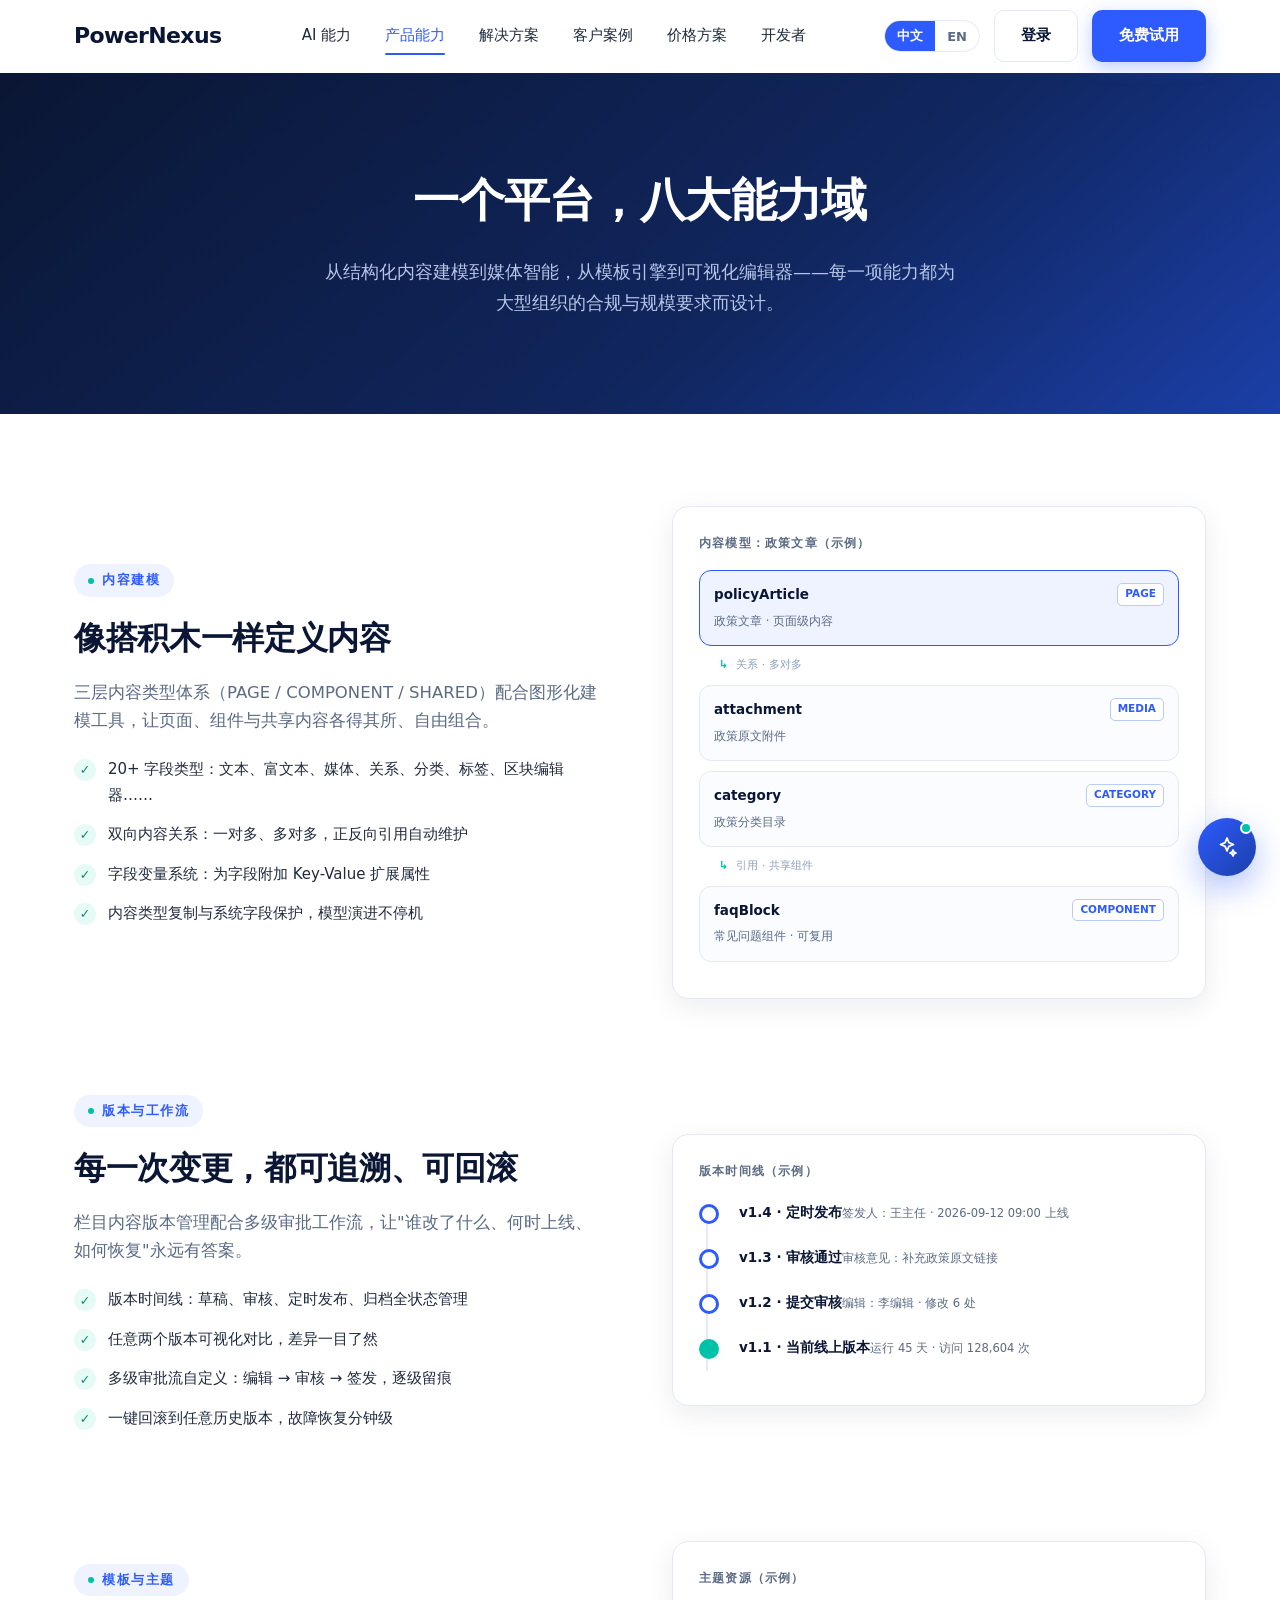
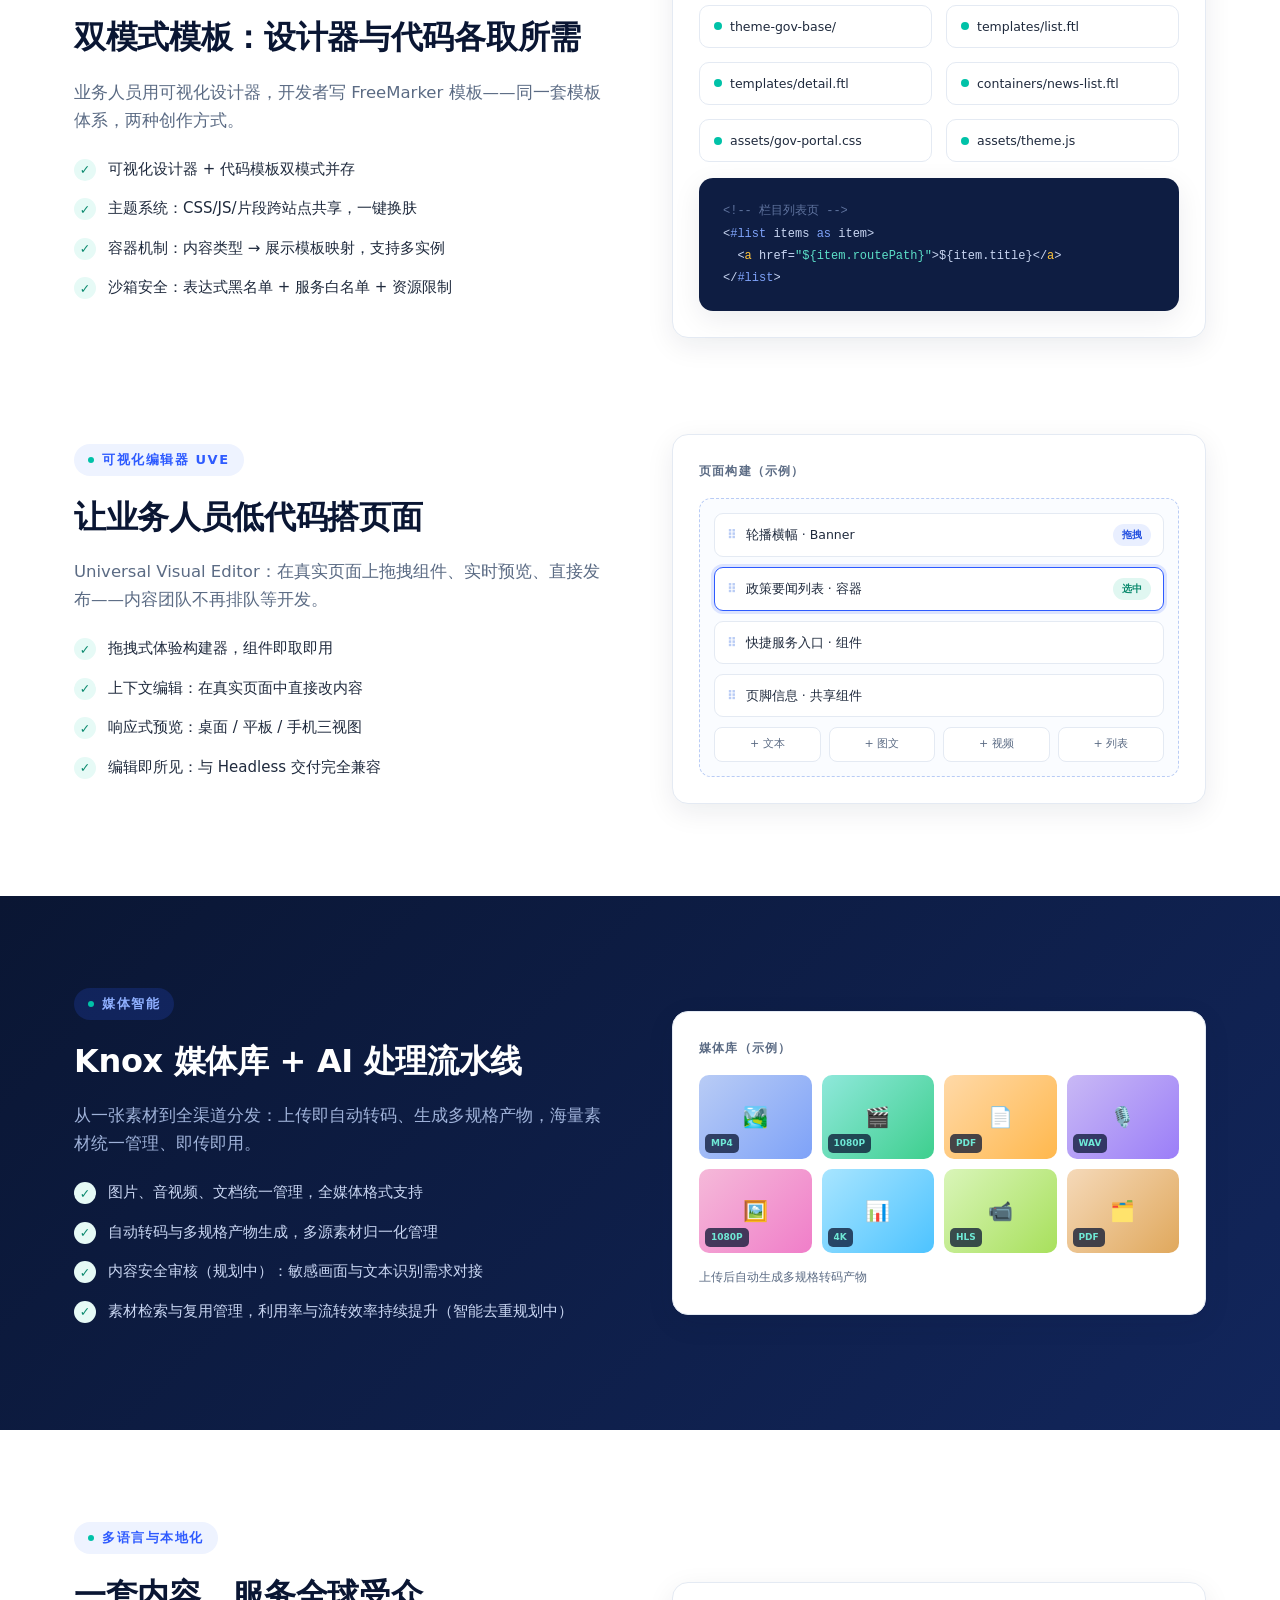
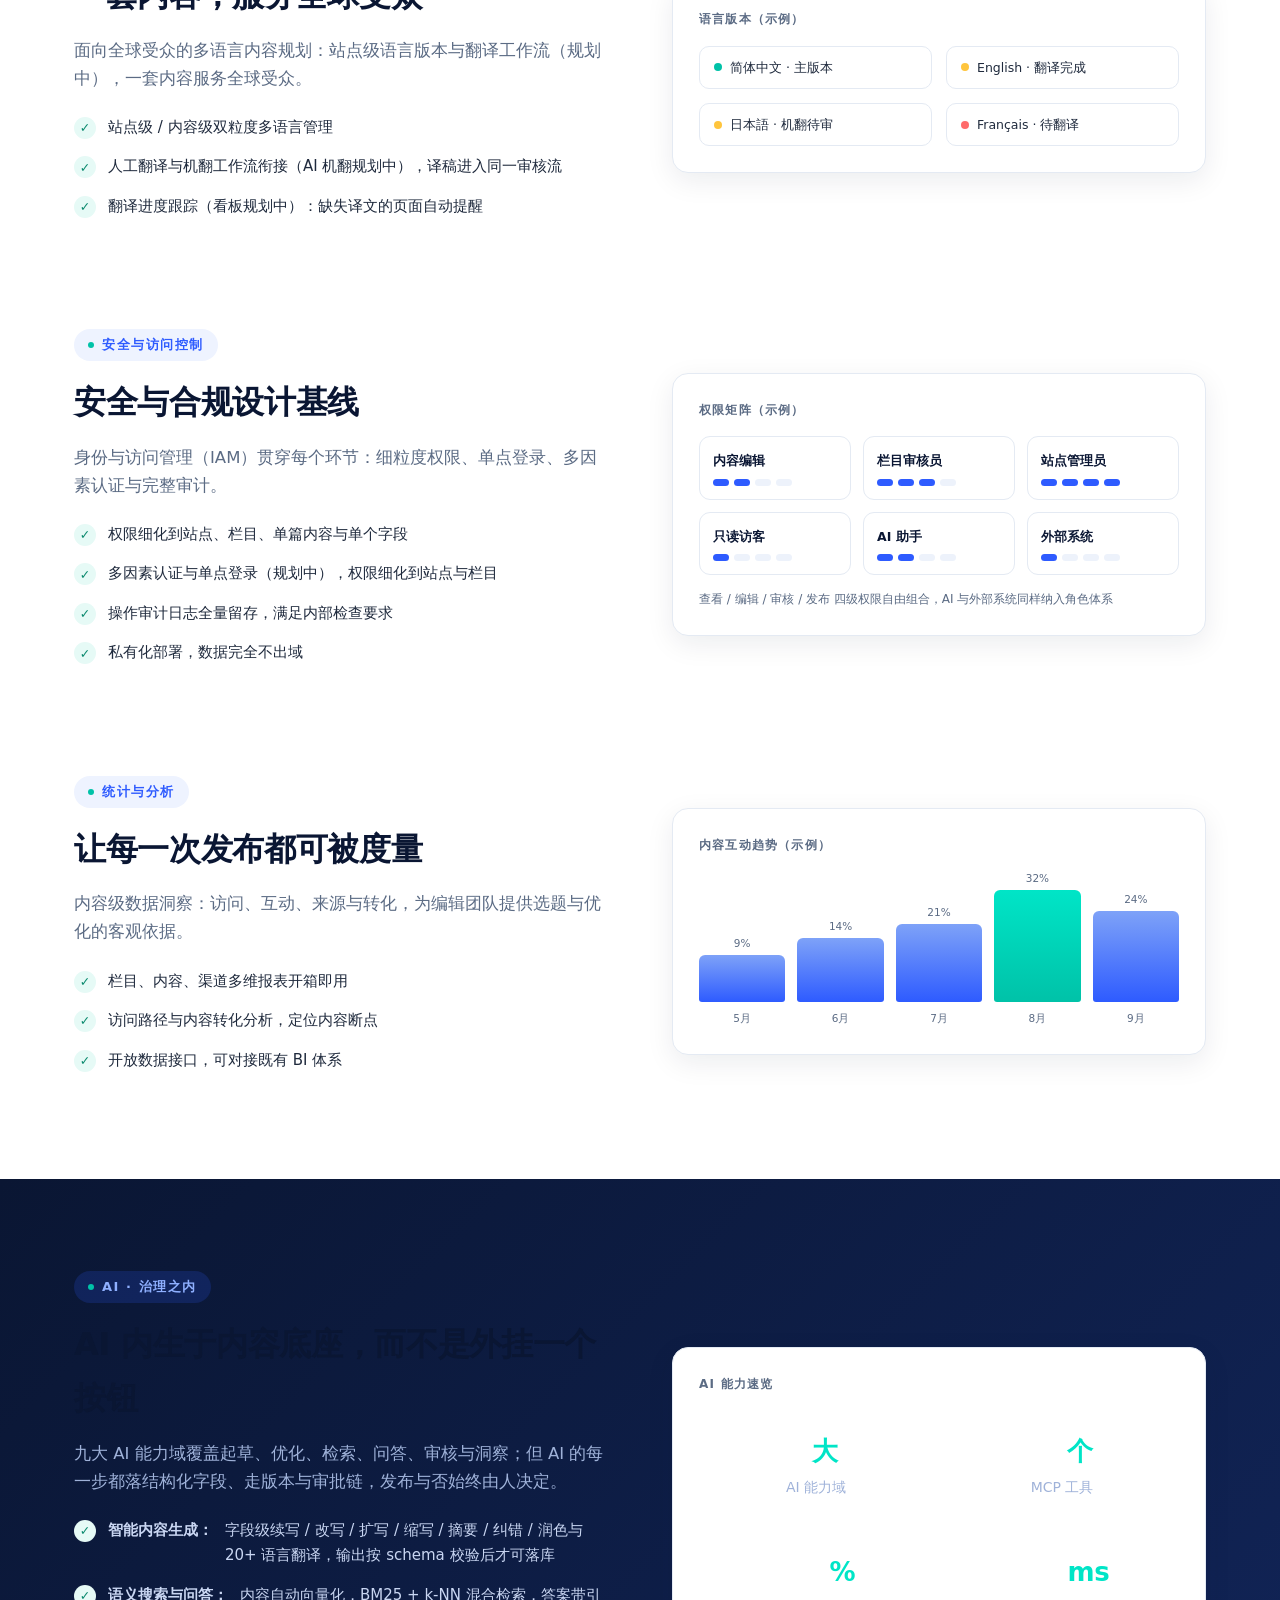
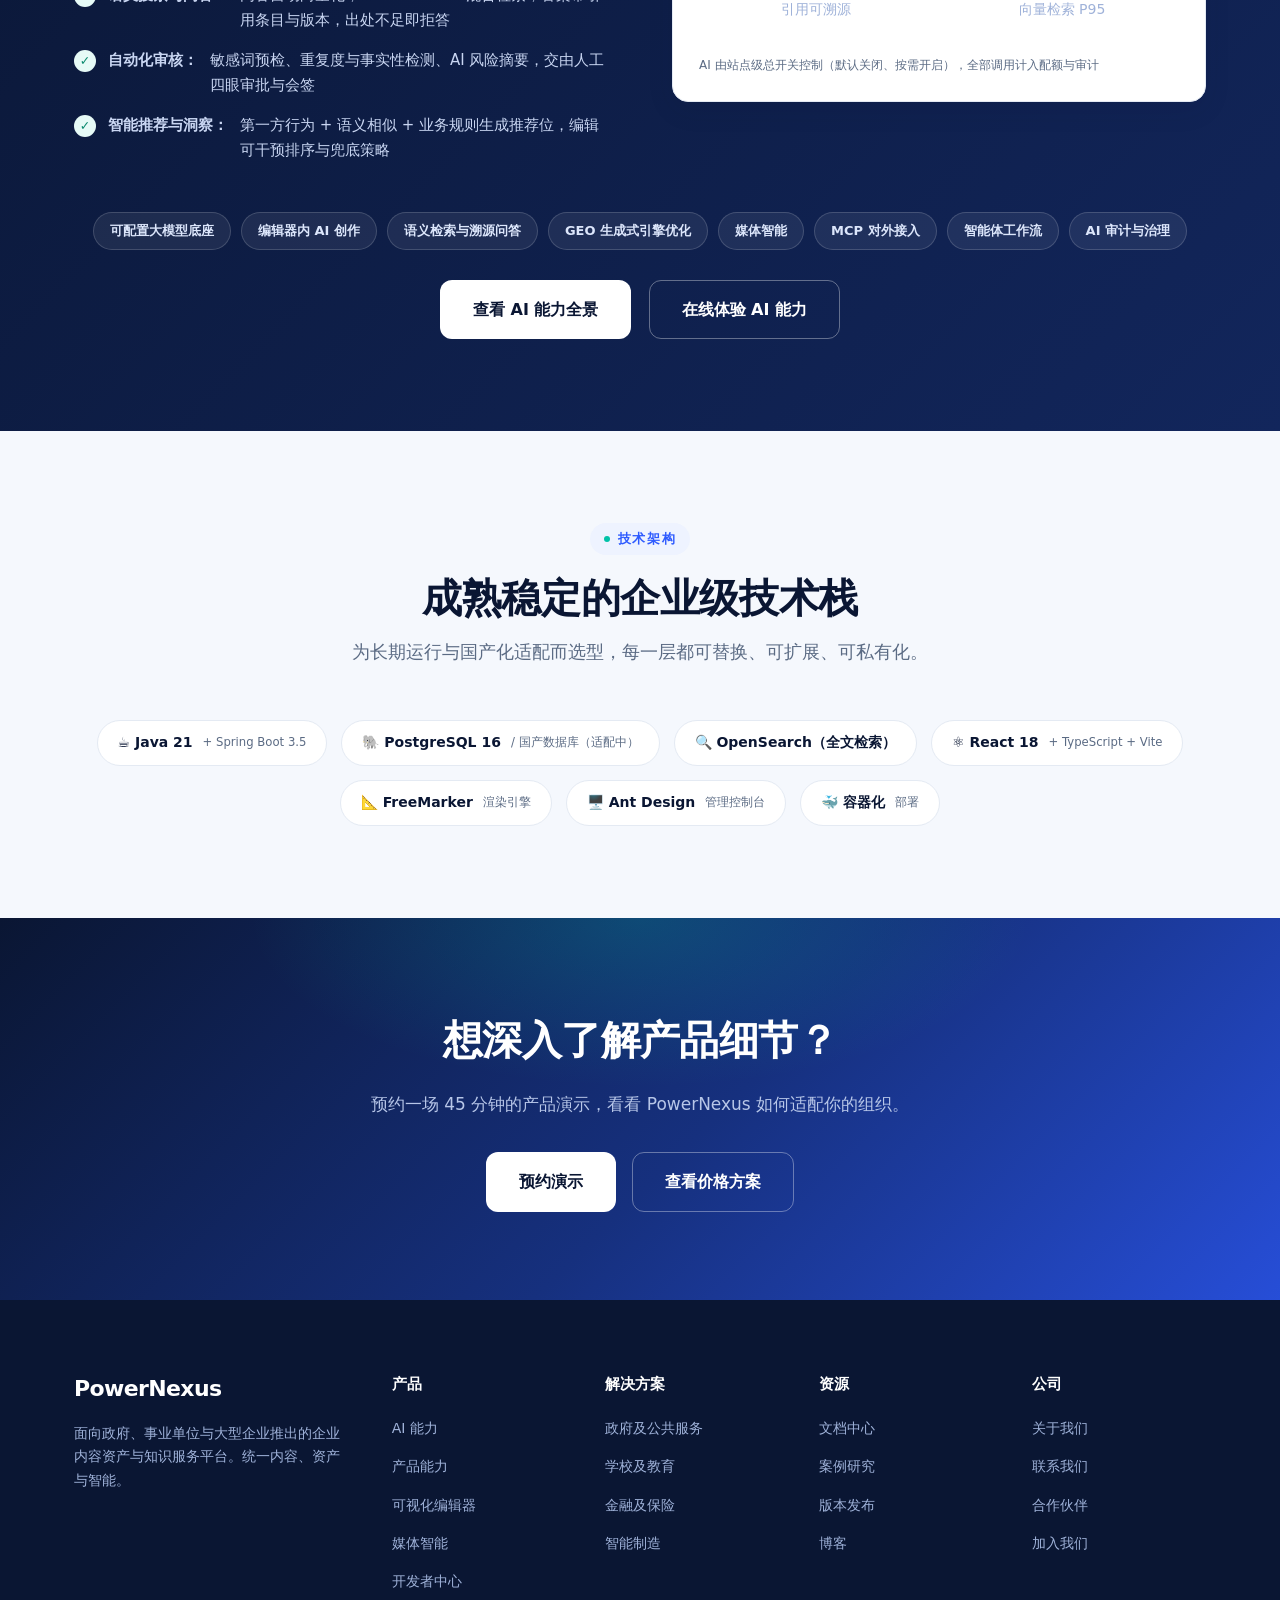
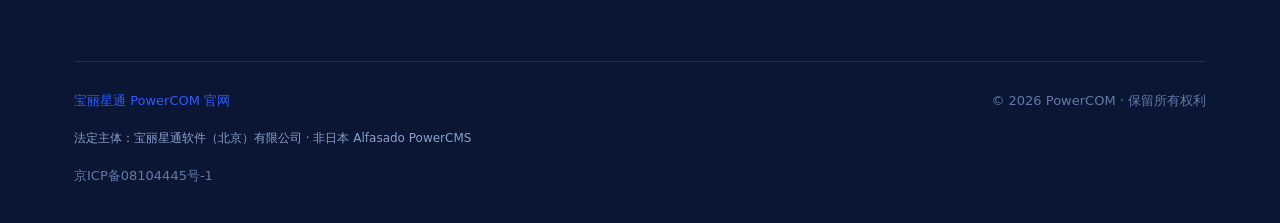
<file: product.html>
<!DOCTYPE html>
<html lang="zh-CN" data-page-node-id="4mHb1fvRlVyoTjODBZjSOO">
<head data-page-node-id="xDZGi4f1xjKriHOJtHYF3Q">
  <meta charset="UTF-8" data-page-node-id="DBBhb7Ap2HXUhQe7dbB8tN">
  <meta name="viewport" content="width=device-width, initial-scale=1.0" data-page-node-id="xAMwhy2FK3ubv0UsqIgdnA">
  <title>产品能力 — PowerNexus｜宝丽通</title>
  <meta name="description" content="PowerNexus 产品能力：内容建模、版本与工作流、模板与主题、可视化编辑器 UVE、媒体智能、多语言、安全治理与统计分析。" data-page-node-id="VNTWyKJnqud0AEg2BSbICC">
  <link rel="icon" type="image/svg+xml" href="assets/favicon.svg" data-page-node-id="JUNSvDGUfrbeaBmxX9SXRG">
  <link rel="stylesheet" href="css/style.css" data-page-node-id="oZn3AzZrApaSiSPcaWGJLW">
<link rel="canonical" href="https://powernexus.powercom.net.cn/product.html">
<meta property="og:url" content="https://powernexus.powercom.net.cn/product.html">
<meta name="author" content="宝丽星通软件（北京）有限公司">
<script type="application/ld+json">
{
  "@context": "https://schema.org",
  "@graph": [
    {
      "@type": "Organization",
      "@id": "https://powernexus.powercom.net.cn/#org",
      "name": "POWERCOM 宝丽通",
      "legalName": "宝丽星通软件（北京）有限公司",
      "alternateName": [
        "宝丽通",
        "POWERCOM",
        "PowerCom"
      ],
      "url": "https://www.powercom.net.cn/",
      "disambiguatingDescription": "本实体指北京的宝丽星通软件（北京）有限公司；其 PowerNexus 为 AI 原生企业内容与知识服务基础平台（Enterprise Content & Knowledge Platform），与日本 Alfasado 的 PowerCMS（powercms.jp）无关联。",
      "contactPoint": {
        "@type": "ContactPoint",
        "telephone": "+86-10-62129317",
        "email": "sales@powercom.net.cn",
        "contactType": "sales",
        "areaServed": "CN"
      }
    },
    {
      "@type": "SoftwareApplication",
      "@id": "https://powernexus.powercom.net.cn/#product",
      "name": "PowerNexus",
      "alternateName": [
        "宝丽通 AI 原生企业内容与知识服务基础平台",
        "PowerNexus Enterprise Content & Knowledge Platform",
        "企业内容资产与知识服务平台"
      ],
      "applicationCategory": "BusinessApplication",
      "applicationSubCategory": "Enterprise Content & Knowledge Platform",
      "description": "宝丽通的 AI 原生企业内容与知识服务基础平台（Enterprise Content & Knowledge Platform），支持内容建模、版本治理、模板引擎、可视化编辑、媒体智能、私有化部署、数据不出域与信创环境适配。",
      "disambiguatingDescription": "本产品指北京宝丽星通软件（北京）有限公司的 PowerNexus；与日本 Alfasado 的 PowerCMS（powercms.jp）无关联。",
      "url": "https://powernexus.powercom.net.cn/",
      "publisher": {
        "@id": "https://powernexus.powercom.net.cn/#org"
      }
    },
    {
      "@type": "WebSite",
      "@id": "https://powernexus.powercom.net.cn/#website",
      "url": "https://powernexus.powercom.net.cn/",
      "name": "PowerNexus 产品官网",
      "inLanguage": "zh-CN",
      "publisher": {
        "@id": "https://powernexus.powercom.net.cn/#org"
      }
    },
    {
      "@type": "WebPage",
      "@id": "https://powernexus.powercom.net.cn/product.html#webpage",
      "url": "https://powernexus.powercom.net.cn/product.html",
      "name": "产品能力 — PowerNexus｜宝丽通",
      "inLanguage": "zh-CN",
      "isPartOf": {
        "@id": "https://powernexus.powercom.net.cn/#website"
      },
      "about": {
        "@id": "https://powernexus.powercom.net.cn/#product"
      },
      "publisher": {
        "@id": "https://powernexus.powercom.net.cn/#org"
      }
    }
  ]
}
</script>
</head>
<body data-page-node-id="0MxmPhrgzLIAdoww1YMIWV">

  <!-- ================= 头部导航 ================= -->
  <header class="header" data-page-node-id="kU6Vq5W4wOK1F5WrigZBPm">
    <div class="container nav-wrap" data-page-node-id="Mra1SqB6jqSANov4LoGaiR">
      <a class="brand" href="index.html" data-page-node-id="iE3kya02J6e0d3Gd0qBhbS" aria-label="PowerNexus 首页">
        <span class="brand-name">PowerNexus</span>
      </a>
      <nav class="nav" data-page-node-id="pyuHKnKeD0uYjEFAHhiOTr">
        <a class="nav-link" data-nav="ai" href="ai.html" data-i18n="nav.ai">AI 能力</a>
        <a class="nav-link" data-nav="product" href="product.html" data-i18n="nav.product" data-page-node-id="R1n4xu7Xr3LW0VcDt2y1bn">产品能力</a>
        <a class="nav-link" data-nav="solutions" href="solutions.html" data-i18n="nav.solutions" data-page-node-id="Q8VhGAWtaW5wOezqo20z1M">解决方案</a>
        <a class="nav-link" data-nav="customers" data-i18n="nav.customers" data-page-node-id="HAivSeQ9iu19OxTcpBLum9">客户案例</a>
        <a class="nav-link" data-nav="pricing" data-i18n="nav.pricing" data-page-node-id="NLKYrhWGelr5jZf6e3v3Bk">价格方案</a>
        <a href="developer.html" class="nav-link" data-i18n="nav.developers" data-page-node-id="TtPQkHCATHiCKSyvKBYQzG">开发者</a>
      </nav>
      <div class="nav-actions" data-page-node-id="fjZ8msA8EpM3r7T9m8BUde">
        <div class="lang-toggle" role="group" aria-label="Language" data-page-node-id="X68TSkUupwD84zilRrDvnT">
          <button type="button" data-lang="zh" class="active" data-page-node-id="N6zxIUZcD77ujYn4GSwRao">中文</button>
          <button type="button" data-lang="en" data-page-node-id="nKRPPUpLkqYnhkaOcSMbK9">EN</button>
        </div>
        <a href="contact.html" class="btn btn-ghost" data-i18n="nav.login" data-page-node-id="dFPhB7dfBU9IbGJ9Q0GtpA">登录</a>
        <a class="btn btn-primary" href="pricing.html" data-i18n="nav.trial" data-page-node-id="EyH0gcH8HTE3fVWw3fRl0K">免费试用</a>
        <button class="menu-btn" aria-label="菜单" data-page-node-id="7Nm30CKrz3eVcNAYVUwHxj">
          <svg width="20" height="20" viewBox="0 0 20 20" fill="none" stroke="#0A1633" stroke-width="2" stroke-linecap="round" data-page-node-id="bRRwacw7NgXFVb4cJltNZQ"><path d="M3 5h14M3 10h14M3 15h14" data-page-node-id="zkH9ENbeCApDRVswfSIziU"/></svg>
        </button>
      </div>
    </div>
    <div class="mobile-nav" data-page-node-id="3C70rNmDXTyYzfbJZfcXOi">
      <a href="ai.html" data-i18n="nav.ai">AI 能力</a>
      <a href="product.html" data-i18n="nav.product" data-page-node-id="eHBBOp9ntNS9WNREeepNve">产品能力</a>
      <a href="solutions.html" data-i18n="nav.solutions" data-page-node-id="ulBDRZTRDoVEDL0uf9AWK2">解决方案</a>
      <a data-i18n="nav.customers" data-page-node-id="On1YCCHru33hXUW1EOURyM">客户案例</a>
      <a data-i18n="nav.pricing" data-page-node-id="e569lFgVuJtdLrtAJvqQgM">价格方案</a>
      <a href="developer.html" data-i18n="nav.developers" data-page-node-id="esDFWH2tCezhbYLR0SDhUV">开发者</a>
      <div class="nav-cta-row" data-page-node-id="9PYJlNSzV8x4OmuCG0JDTd">
        <a href="contact.html" class="btn btn-ghost" data-i18n="nav.login" data-page-node-id="6cj588vXRAjZul2lGggxgK">登录</a>
        <a class="btn btn-primary" href="pricing.html" data-i18n="nav.trial" data-page-node-id="vsLTDchFyF4a9NsRCYbhSE">免费试用</a>
      </div>
    </div>
  </header>

  <!-- ================= 页面 Hero ================= -->
  <section class="sol-hero" data-page-node-id="cj87hRU2iiKfbMtQDSgK4T">
    <div class="container" data-page-node-id="qB8DVm7CXxkO4FhEQDzOWm">
	  <!--<span class="kicker" data-i18n="p.hero.kicker" data-page-node-id="mjo7jxfBzq9D1AiqQIjpwM">产品能力</span>-->
      <h1 data-i18n="p.hero.title" data-page-node-id="aaqaxEsazyeiKB3SZWn6xL">一个平台，八大能力域</h1>
      <p data-i18n="p.hero.sub" data-page-node-id="BP8C6fHVlhzfARahlx5ddJ">从结构化内容建模到媒体智能，从模板引擎到可视化编辑器——每一项能力都为大型组织的合规与规模要求而设计。</p>
    </div>
  </section>

  <!-- ================= 特性 1：内容建模 ================= -->
  <section class="section" data-page-node-id="tuDNQDM8TrevSnM84oSWSE">
    <div class="container" data-page-node-id="09XzpA5v7QOdv2q61jLCNZ">
      <div class="feature-row" data-page-node-id="E4BgZrDX2NllizXTd98bB5">
        <div class="fr-text" data-page-node-id="0OrbHhDWtCTlhWmyk31zGx">
          <span class="kicker" data-i18n="p.m.kicker" data-page-node-id="Pk5SomYwBebR1yvrUGEVO4">内容建模</span>
          <h3 data-i18n="p.m.title" data-page-node-id="J9NZy3yARXCWx8RzJ5mIJs">像搭积木一样定义内容</h3>
          <p class="lead" data-i18n="p.m.lead" data-page-node-id="exlAWmyRZ6iXG4nPjd7ZMF">三层内容类型体系（PAGE / COMPONENT / SHARED）配合图形化建模工具，让页面、组件与共享内容各得其所、自由组合。</p>
          <ul class="check-list" data-page-node-id="LhGBq4ounuP5vYAF3dY801">
            <li data-i18n="p.m.li1" data-page-node-id="xvRBek0W3Wrh1cYBcVDLn5">20+ 字段类型：文本、富文本、媒体、关系、分类、标签、区块编辑器……</li>
            <li data-i18n="p.m.li2" data-page-node-id="HTO8Z9nXdkkmmhj6GxIOnu">双向内容关系：一对多、多对多，正反向引用自动维护</li>
            <li data-i18n="p.m.li3" data-page-node-id="VwuQNisKUSduJnbJUho6v3">字段变量系统：为字段附加 Key-Value 扩展属性</li>
            <li data-i18n="p.m.li4" data-page-node-id="GxLT7oPQwTCJCzQiNKqFPN">内容类型复制与系统字段保护，模型演进不停机</li>
          </ul>
        </div>
        <div class="fr-visual v-panel" data-page-node-id="enREXsrNRNtPctBlx2eLCh">
          <div class="v-title" data-i18n="p.m.vtitle" data-page-node-id="XsmcRdV6RVW4PuMKbCuHE5">内容模型：政策文章（示例）</div>
          <div class="model-node core" data-page-node-id="SDiEbNb0g52LyFEJpsBzHt"><b data-page-node-id="qcB7MKEPGyZRQWrPWBsRQ5">policyArticle <i data-page-node-id="cJQ7fzUM5GyMCuyGTdEzE4">PAGE</i></b><span data-i18n="p.m.vn1" data-page-node-id="6AjDai5w0lYLucYrGWbphc">政策文章 · 页面级内容</span></div>
          <div class="model-link" data-i18n="p.m.vl1" data-page-node-id="Fimzc6GcbxVAAUx5irAPEp">关系 · 多对多</div>
          <div class="model-node" data-page-node-id="IcyFQ6xW2YGle8ZHpaGHlb"><b data-page-node-id="QA7yONyDwz1t7ckvC8oggD">attachment <i data-page-node-id="9pXKCMemF6cRPK1VDJZ9AE">MEDIA</i></b><span data-i18n="p.m.vn2" data-page-node-id="TnGpToeKEs2vNLplWIpiBD">政策原文附件</span></div>
          <div class="model-node" data-page-node-id="FqDdICDAX2UwEljRGGkgin"><b data-page-node-id="IBzTnBKBvT0WQFZqcbHlTZ">category <i data-page-node-id="9lUWkiewtCmXMbJHkSMGwu">CATEGORY</i></b><span data-i18n="p.m.vn3" data-page-node-id="QXGHfnN7TUlXKfJWEbw6Ww">政策分类目录</span></div>
          <div class="model-link" data-i18n="p.m.vl2" data-page-node-id="Yb3n5ofumUYuRksJYbwsP4">引用 · 共享组件</div>
          <div class="model-node" data-page-node-id="cybKjbxUloYBtJTjG4ccfl"><b data-page-node-id="JFm6UUVGwiHtuwVnwVmFho">faqBlock <i data-page-node-id="Zbb3tmYviCnpPRDJY6yI5o">COMPONENT</i></b><span data-i18n="p.m.vn4" data-page-node-id="SmF1cq6o0GRcw2If2TD1SF">常见问题组件 · 可复用</span></div>
        </div>
      </div>

      <!-- 特性 2：版本与工作流 -->
      <div class="feature-row rev" data-page-node-id="c7fF9xM1qVamkP0o35L28c">
        <div class="fr-text" data-page-node-id="Kq0nSNt7qkkufSmtoMdm2X">
          <span class="kicker" data-i18n="p.v.kicker" data-page-node-id="GD1PjDPACTfEmBs9Hu5iry">版本与工作流</span>
          <h3 data-i18n="p.v.title" data-page-node-id="CkIBmSQyWLvxnE192WDG9k">每一次变更，都可追溯、可回滚</h3>
          <p class="lead" data-i18n="p.v.lead" data-page-node-id="ub6Cxhwx1wdciJFNszuQO7">栏目内容版本管理配合多级审批工作流，让"谁改了什么、何时上线、如何恢复"永远有答案。</p>
          <ul class="check-list" data-page-node-id="TBoFFVWkge59XtcMocAdzs">
            <li data-i18n="p.v.li1" data-page-node-id="i5TcB6XZvdqlbvV763hugs">版本时间线：草稿、审核、定时发布、归档全状态管理</li>
            <li data-i18n="p.v.li2" data-page-node-id="KPY8X0M9czBKesvhsNR8Vw">任意两个版本可视化对比，差异一目了然</li>
            <li data-i18n="p.v.li3" data-page-node-id="caoWJykAgtRbk1idMWVsNU">多级审批流自定义：编辑 → 审核 → 签发，逐级留痕</li>
            <li data-i18n="p.v.li4" data-page-node-id="DNLxMdZaNyp7D82goHxwgS">一键回滚到任意历史版本，故障恢复分钟级</li>
          </ul>
        </div>
        <div class="fr-visual v-panel" data-page-node-id="qpgi8hiv9POdq0GEbBCqCe">
          <div class="v-title" data-i18n="p.v.vtitle" data-page-node-id="m7CpSV9lB24Ibq12lNzKeE">版本时间线（示例）</div>
          <div class="ver-tl" data-page-node-id="ePXrkVLBWwKbNnQEHHytQM">
            <div class="ver-item" data-page-node-id="gR1P3wjx7vT329jSFfjKTq"><b data-i18n="p.v.vs1t" data-page-node-id="xxnFOFjlHvxErfwmPx0KDy">v1.4 · 定时发布</b><span class="vmeta" data-i18n="p.v.vs1d" data-page-node-id="MrLhvOBITEZiwcOtfhGmGb">签发人：王主任 · 2026-09-12 09:00 上线</span></div>
            <div class="ver-item" data-page-node-id="xYuG1qdng5RTqND5m53pUG"><b data-i18n="p.v.vs2t" data-page-node-id="bA9FlUcdGyqFVsB2cPxymz">v1.3 · 审核通过</b><span class="vmeta" data-i18n="p.v.vs2d" data-page-node-id="0AfEZrD4ga7anlDjqKtI5B">审核意见：补充政策原文链接</span></div>
            <div class="ver-item" data-page-node-id="d7NGNQdANivAmFgS4LUr2O"><b data-i18n="p.v.vs3t" data-page-node-id="WOHSHEKaAknVOQLkxfbxvy">v1.2 · 提交审核</b><span class="vmeta" data-i18n="p.v.vs3d" data-page-node-id="ClMvDmhfqcKeZFCnfWCNYN">编辑：李编辑 · 修改 6 处</span></div>
            <div class="ver-item curr" data-page-node-id="ezpmqjoAizVxJAMjJ589yn"><b data-i18n="p.v.vs4t" data-page-node-id="AOTp3OxMaAKMAw754J6a6M">v1.1 · 当前线上版本</b><span class="vmeta" data-i18n="p.v.vs4d" data-page-node-id="2xYlKCrHPuJu55Axpw3Lq4">运行 45 天 · 访问 128,604 次</span></div>
          </div>
        </div>
      </div>

      <!-- 特性 3：模板与主题 -->
      <div class="feature-row" data-page-node-id="pW1CFPlZYxk8BQdvE7LZvU">
        <div class="fr-text" data-page-node-id="mGcYsjHQjfMUf0AHszAK08">
          <span class="kicker" data-i18n="p.t.kicker" data-page-node-id="1uyfegwYLRzSwn7FGZjnBz">模板与主题</span>
          <h3 data-i18n="p.t.title" data-page-node-id="nQImBaJRyJSpalPGEttAWl">双模式模板：设计器与代码各取所需</h3>
          <p class="lead" data-i18n="p.t.lead" data-page-node-id="rqOXCckmaB0YSFJtygh0Vd">业务人员用可视化设计器，开发者写 FreeMarker 模板——同一套模板体系，两种创作方式。</p>
          <ul class="check-list" data-page-node-id="eSK8mXBf61bP5cHzUqW1Ug">
            <li data-i18n="p.t.li1" data-page-node-id="JqineHmJkYHwUJSkksuQpQ">可视化设计器 + 代码模板双模式并存</li>
            <li data-i18n="p.t.li2" data-page-node-id="r3l8GcMEjb31h3UiHHSujC">主题系统：CSS/JS/片段跨站点共享，一键换肤</li>
            <li data-i18n="p.t.li3" data-page-node-id="iCtNSBQNoXI63VcEDy1EEW">容器机制：内容类型 → 展示模板映射，支持多实例</li>
            <li data-i18n="p.t.li4" data-page-node-id="Izu5T7rKQJ2HjHqMsbvDjt">沙箱安全：表达式黑名单 + 服务白名单 + 资源限制</li>
          </ul>
        </div>
        <div class="fr-visual v-panel" data-page-node-id="Sc4DDRIhUeKvm8yeU5R6qI">
          <div class="v-title" data-i18n="p.t.vtitle" data-page-node-id="H82OFw0nngaWTnhRixFQ6W">主题资源（示例）</div>
          <div class="tpl-grid" data-page-node-id="jjIXIAskLtV2EOSyjAaou1">
            <div class="tpl-chip" data-page-node-id="CthnW4qvUb18zCQ0wMXqo4"><span class="dot" data-page-node-id="Q7dV9sSuBgRPFLX1RolDgU"></span>theme-gov-base/</div>
            <div class="tpl-chip" data-page-node-id="FwbhtmRWuG4o7WCf8q95B2"><span class="dot" data-page-node-id="djINKVk2INXF5ScckAWBAN"></span>templates/list.ftl</div>
            <div class="tpl-chip" data-page-node-id="rOCdhOdSyfOcM1E2AcxtFo"><span class="dot" data-page-node-id="y9MT14s7h8Rdr4ZBV9012S"></span>templates/detail.ftl</div>
            <div class="tpl-chip" data-page-node-id="HkBG9xgNxrwG2fXEmuKX1G"><span class="dot" data-page-node-id="vNqoRSxb0JTJgpFdIjV3bT"></span>containers/news-list.ftl</div>
            <div class="tpl-chip" data-page-node-id="oihf0gRVPJ0Gva6VJ9gDrX"><span class="dot" data-page-node-id="nIRj7xjxxZhfY17euP9kNS"></span>assets/gov-portal.css</div>
            <div class="tpl-chip" data-page-node-id="9ux5MXD4wWUijvxKdN8QZX"><span class="dot" data-page-node-id="KM7tfCm0SjMsld3nCy8LXL"></span>assets/theme.js</div>
          </div>
          <div class="code-panel" style="margin-top:16px;font-size:12px;" data-page-node-id="jh1MYke8a9INAuuvmTySLh"><span class="c-com" data-page-node-id="RitUW6gmLLVnkhHAZruiWq">&lt;!-- 栏目列表页 --&gt;</span>
&lt;<span class="c-key" data-page-node-id="TnjDNvNwEO3LUeYq1CAT65">#list</span> items <span class="c-key" data-page-node-id="hARFva62dCUhp1ByQm59zD">as</span> item&gt;
  &lt;<span class="c-fn" data-page-node-id="aBm7474LIHdCSUTXbYyHNM">a</span> href=<span class="c-str" data-page-node-id="g3u3zbMvjqwzFQjoKJJ9cw">"${item.routePath}"</span>&gt;${item.title}&lt;/<span class="c-fn" data-page-node-id="ThpAN7enDqoICyBUh3sadS">a</span>&gt;
&lt;/<span class="c-key" data-page-node-id="jfNlVX1Mi5Z0sIQ0lM8xm0">#list</span>&gt;</div>
        </div>
      </div>

      <!-- 特性 4：UVE -->
      <div class="feature-row rev" data-page-node-id="6oHW3gBes6MsV9swg1rY3D">
        <div class="fr-text" data-page-node-id="dY7sjdodCY4WdbXMlk3UTc">
          <span class="kicker" data-i18n="p.u.kicker" data-page-node-id="Zus8FiyhAjIRGrzVMhFTES">可视化编辑器 UVE</span>
          <h3 data-i18n="p.u.title" data-page-node-id="UZs2oCRNDobJeZnafHCtRh">让业务人员低代码搭页面</h3>
          <p class="lead" data-i18n="p.u.lead" data-page-node-id="AX8YG15CTGtYbF5zyVgg2t">Universal Visual Editor：在真实页面上拖拽组件、实时预览、直接发布——内容团队不再排队等开发。</p>
          <ul class="check-list" data-page-node-id="Fo8P3zNQg0F8bWepXl9GrM">
            <li data-i18n="p.u.li1" data-page-node-id="AcxwZGxxJ4nHfioFxYbRtk">拖拽式体验构建器，组件即取即用</li>
            <li data-i18n="p.u.li2" data-page-node-id="IozsmTC6UFqVVcJvijjbbc">上下文编辑：在真实页面中直接改内容</li>
            <li data-i18n="p.u.li3" data-page-node-id="acpDiKxDB5Y0NCgtuKtB1R">响应式预览：桌面 / 平板 / 手机三视图</li>
            <li data-i18n="p.u.li4" data-page-node-id="qD2svwBamA5k96cHJuQfbO">编辑即所见：与 Headless 交付完全兼容</li>
          </ul>
        </div>
        <div class="fr-visual v-panel" data-page-node-id="u2fSMXQPAcZMglmbtarruy">
          <div class="v-title" data-i18n="p.u.vtitle" data-page-node-id="33glu9PXS2Yf5JnFtzWx3c">页面构建（示例）</div>
          <div class="uve-canvas" data-page-node-id="e6yGPRgMltcug4wZdO7M5n">
            <div class="uve-block" data-page-node-id="WHAluHAiyH3IZechvwqhnS"><span class="grip" data-page-node-id="aIHv640vBtjCbyuoYCvAbO">⠿</span><span data-i18n="p.u.vb1" data-page-node-id="d9v0AEy6PPqvDANmdqkY7i">轮播横幅 · Banner</span><span class="pill info" style="margin-left:auto;" data-page-node-id="muxxz4lKD4yXzSn2gnJTvr">拖拽</span></div>
            <div class="uve-block hl" data-page-node-id="vB6H5tgUz0fms07pP2VfIu"><span class="grip" data-page-node-id="dOcOr8KOY5HVEsMvRbgtpp">⠿</span><span data-i18n="p.u.vb2" data-page-node-id="BHsKYLw28eKUpLY1QkUfFc">政策要闻列表 · 容器</span><span class="pill ok" style="margin-left:auto;" data-i18n="p.u.vok" data-page-node-id="Ufb0s5zH9gXbFUzYh44xF1">选中</span></div>
            <div class="uve-block" data-page-node-id="mBeaTiFYqRTeXwOSBBlcqT"><span class="grip" data-page-node-id="LezhvlReovrcPsnNDUq7oV">⠿</span><span data-i18n="p.u.vb3" data-page-node-id="6rrSk0s7Tlz8NzwfDaU6Xq">快捷服务入口 · 组件</span></div>
            <div class="uve-block" data-page-node-id="7EPqnKQEEtje9alZBRZjQy"><span class="grip" data-page-node-id="CkfOu8dubPC53VyMLpq1fa">⠿</span><span data-i18n="p.u.vb4" data-page-node-id="RTujebVO1MJsykS1RMAhPX">页脚信息 · 共享组件</span></div>
            <div class="uve-palette" data-page-node-id="MAxAF6IntbXgwU2LujqYgT">
              <span data-i18n="p.u.vp1" data-page-node-id="XgLm9UKq9cbZpT8RG9zsKr">+ 文本</span><span data-i18n="p.u.vp2" data-page-node-id="K7dHWsfNROoqB68dHuWuwx">+ 图文</span><span data-i18n="p.u.vp3" data-page-node-id="pxCsBFEAK27pHO51YZzHoW">+ 视频</span><span data-i18n="p.u.vp4" data-page-node-id="I060GnJHqEA4iKuJt4moMl">+ 列表</span>
            </div>
          </div>
        </div>
      </div>
    </div>
  </section>

  <!-- ================= 特性 5：媒体智能（深色） ================= -->
  <section class="section section-dark" data-page-node-id="behYc45HDq6ZAN4MD4aof2">
    <div class="container" data-page-node-id="DnCohmnP7HWDlERW3PviDU">
      <div class="feature-row" style="margin-bottom:0;" data-page-node-id="C6uwapS2QwsTApvLtTdQBk">
        <div class="fr-text" data-page-node-id="0XBSDUnvhVe42LrsWWj0bp">
          <span class="kicker" data-i18n="p.md.kicker" data-page-node-id="kabtBuNR7b88NU4hqVB7jx">媒体智能</span>
          <h3 style="color:#fff;" data-i18n="p.md.title" data-page-node-id="pzZqL59uLYG8AEXKeqsHBY">Knox 媒体库 + AI 处理流水线</h3>
          <p class="lead" style="color:#9FB2D9;" data-i18n="p.md.lead" data-page-node-id="Iu4HmlgL291gANkrQS9xbX">从一张素材到全渠道分发：上传即自动转码、生成多规格产物，海量素材统一管理、即传即用。</p>
          <ul class="check-list" style="color:#C9D6F2;" data-page-node-id="XD2XzD18gx21NFnaH26SLS">
            <li data-i18n="p.md.li1" data-page-node-id="knECCxvtxag83qLD7nac1d">图片、音视频、文档统一管理，全媒体格式支持</li>
            <li data-i18n="p.md.li2" data-page-node-id="bjXO5rDDmXkfcadBP4N5Kq">自动转码与多规格产物生成，多源素材归一化管理</li>
            <li data-i18n="p.md.li3" data-page-node-id="wIlmWldXgrMeaUm8NQTr99">内容安全审核（规划中）：敏感画面与文本识别需求对接</li>
            <li data-i18n="p.md.li4" data-page-node-id="dAbpAbjAGI5vka6XEnBPNU">素材检索与复用管理，利用率与流转效率持续提升（智能去重规划中）</li>
          </ul>
        </div>
        <div class="fr-visual v-panel" data-page-node-id="FzdkT0RdCMBBN0V4TB5o3T">
          <div class="v-title" data-i18n="p.md.vtitle" data-page-node-id="c9hyFukn62H8rHSUx7bhgA">媒体库（示例）</div>
          <div class="media-grid" data-page-node-id="eeU3t08O2c5PsYDEBadCqZ">
            <div class="media-cell" style="background:linear-gradient(135deg,#B9CCF5,#7EA2F8);" data-page-node-id="JxYrDdgMxl554AOO0fLqJK">🏞️<span class="ai-tag" data-page-node-id="RStuBljKHX8WypDEQBRKbj">MP4</span></div>
            <div class="media-cell" style="background:linear-gradient(135deg,#8FE8DB,#3ECF8E);" data-page-node-id="PVpnYYZNcgSPZLYB9CaM6z">🎬<span class="ai-tag" data-page-node-id="bIcG0EDq5ktuoSmPOi7LWx">1080P</span></div>
            <div class="media-cell" style="background:linear-gradient(135deg,#FFD9A8,#FFB84D);" data-page-node-id="Dl2IytBxkmbixippuyoFSc">📄<span class="ai-tag" data-page-node-id="pdAPK8jVTs6ggH0hfNnvc2">PDF</span></div>
            <div class="media-cell" style="background:linear-gradient(135deg,#C9B9F5,#9B7EF8);" data-page-node-id="IGA7ysRKHL8fRf0RrcTjGg">🎙️<span class="ai-tag" data-page-node-id="YAdG7TqxrLkKrD8aDf3JhW">WAV</span></div>
            <div class="media-cell" style="background:linear-gradient(135deg,#F5B9D9,#F07EC9);" data-page-node-id="e53jNNCMgPnaePxOT1hraa">🖼️<span class="ai-tag" data-page-node-id="WX7jOZFwEATKqG8ubGU0rt">1080P</span></div>
            <div class="media-cell" style="background:linear-gradient(135deg,#A8E5FF,#4DC3FF);" data-page-node-id="4ggd8U9CFReIZDgG2EVZnm">📊<span class="ai-tag" data-page-node-id="eLJDmjUMNEmoDD4imViO79">4K</span></div>
            <div class="media-cell" style="background:linear-gradient(135deg,#D9F5B9,#A8E05C);" data-page-node-id="vK6Yfq4YGuFBl6Pe587O5d">📹<span class="ai-tag" data-page-node-id="gxCXihDFRoxeGtQryW6EuA">HLS</span></div>
            <div class="media-cell" style="background:linear-gradient(135deg,#F5D9B9,#E0A85C);" data-page-node-id="yhoRMhqvkOV0BmaExUS9pT">🗂️<span class="ai-tag" data-page-node-id="5Uh8GIXuB0RX6jWnnOjqte">PDF</span></div>
          </div>
          <p style="font-size:12px;color:var(--muted);margin-top:14px;" data-i18n="p.md.vnote" data-page-node-id="iUrXyhvhPtYgd3eHVDaklX">上传后自动生成多规格转码产物</p>
        </div>
      </div>
    </div>
  </section>

  <!-- ================= 特性 6-8 ================= -->
  <section class="section" data-page-node-id="aKiZweORxD4EElPThMuA7C">
    <div class="container" data-page-node-id="8RgmteT8VOIinAdx0mbOEN">
      <div class="feature-row" data-page-node-id="O6BkkdoYOKjlj2wlyodswI">
        <div class="fr-text" data-page-node-id="zWt88Em93e7gYSy7Qhqqam">
          <span class="kicker" data-i18n="p.ml.kicker" data-page-node-id="kTyhWAA5hrCIYdDNOkwZLm">多语言与本地化</span>
          <h3 data-i18n="p.ml.title" data-page-node-id="JI2hFi1K3l108kVrmOZTJj">一套内容，服务全球受众</h3>
          <p class="lead" data-i18n="p.ml.lead" data-page-node-id="BHDI0NplnnonCkWG63os0F">面向全球受众的多语言内容规划：站点级语言版本与翻译工作流（规划中），一套内容服务全球受众。</p>
          <ul class="check-list" data-page-node-id="hzIKdLguMWcwXkNapGrGc4">
            <li data-i18n="p.ml.li1" data-page-node-id="nKMsS9TD7P1c32K9LDIvmI">站点级 / 内容级双粒度多语言管理</li>
            <li data-i18n="p.ml.li2" data-page-node-id="vOz06v2KzIKxq2bJMUsaQy">人工翻译与机翻工作流衔接（AI 机翻规划中），译稿进入同一审核流</li>
            <li data-i18n="p.ml.li3" data-page-node-id="RmVzQZxc19LNSlPe8L2pSe">翻译进度跟踪（看板规划中）：缺失译文的页面自动提醒</li>
          </ul>
        </div>
        <div class="fr-visual v-panel" data-page-node-id="rjaF0nbuXrBzKKblWf23s2">
          <div class="v-title" data-i18n="p.ml.vtitle" data-page-node-id="JtfcHvlC2JLc43qESJN8X0">语言版本（示例）</div>
          <div class="tpl-grid" data-page-node-id="pFJDc03aY673ic9lmbWQR4">
            <div class="tpl-chip" data-page-node-id="JlbyiuPla1TA4OitsnHhEq"><span class="dot" data-page-node-id="Ztzn39ZhxTiJs9rKhF1QBL"></span><span data-i18n="p.ml.vl1" data-page-node-id="2KHSCrNpE43iNtoF4bo3j7">简体中文 · 主版本</span></div>
            <div class="tpl-chip" data-page-node-id="ro2oE3L0Ve56srJiSQyRM3"><span class="dot" style="background:#FFC53D;" data-page-node-id="FnxD50v2eBsi0wYiyT4UAq"></span><span data-i18n="p.ml.vl2" data-page-node-id="12xw4gNugC9xSqNcJhSOaI">English · 翻译完成</span></div>
            <div class="tpl-chip" data-page-node-id="OFOyZCVys2h3vED5oU7QnD"><span class="dot" style="background:#FFC53D;" data-page-node-id="md9XspF7zcebs7pz3GmUKs"></span><span data-i18n="p.ml.vl3" data-page-node-id="P5vn3pmPCNun44ngyPmEYH">日本語 · 机翻待审</span></div>
            <div class="tpl-chip" data-page-node-id="RPJMlwXxKEWW66GRCqKLY5"><span class="dot" style="background:#FF6B6B;" data-page-node-id="KI5Vdnj0Z5wyVSLcAqBC8w"></span><span data-i18n="p.ml.vl4" data-page-node-id="VteYJbCadcEqvMDhtXYwxC">Français · 待翻译</span></div>
          </div>
        </div>
      </div>

      <div class="feature-row rev" data-page-node-id="DaVYxNylc00Lb7NcCcHxhO">
        <div class="fr-text" data-page-node-id="rN9hLFwOws7FJIcPW9V1VB">
          <span class="kicker" data-i18n="p.sec.kicker" data-page-node-id="E3FDkblAZ3NRD8eU1MqhDl">安全与访问控制</span>
          <h3 data-i18n="p.sec.title" data-page-node-id="h0LehIxtBg0DNBxc9H8ABX">安全与合规设计基线</h3>
          <p class="lead" data-i18n="p.sec.lead" data-page-node-id="5cA9r9YJGs0t1d40AhCeAM">身份与访问管理（IAM）贯穿每个环节：细粒度权限、单点登录、多因素认证与完整审计。</p>
          <ul class="check-list" data-page-node-id="6BEsxhgZglXpnEdimHKihL">
            <li data-i18n="p.sec.li1" data-page-node-id="HsH5gwmdGXWXelkGilntDG">权限细化到站点、栏目、单篇内容与单个字段</li>
            <li data-i18n="p.sec.li2" data-page-node-id="3L15dqedWCC4XRuECk1dUD">多因素认证与单点登录（规划中），权限细化到站点与栏目</li>
            <li data-i18n="p.sec.li3" data-page-node-id="VTps3WHtKyKnATal0zUjda">操作审计日志全量留存，满足内部检查要求</li>
            <li data-i18n="p.sec.li4" data-page-node-id="yGDPR0nOh7vmF4GJmPMpiy">私有化部署，数据完全不出域</li>
          </ul>
        </div>
        <div class="fr-visual v-panel" data-page-node-id="8C7zC6W8nA5iYFo25hFy3l">
          <div class="v-title" data-i18n="p.sec.vtitle" data-page-node-id="JagVmZMhlSPWHgoaSc93Ru">权限矩阵（示例）</div>
          <div class="perm-grid" data-page-node-id="8BdF4KC4h0TnODSYJUYQFN">
            <div class="perm-card" data-page-node-id="WceXgWAen80mxlpYreJtgZ"><b data-i18n="p.sec.r1" data-page-node-id="i39QeiWxhr3ZBPWbidjxHv">内容编辑</b><div class="perm-dots" data-page-node-id="wVjN6RNoWY85ACJ8fJYJKx"><i class="on" data-page-node-id="fBzbmQlV3pp3IvBrGyXwyd"></i><i class="on" data-page-node-id="FhY90DPa6vkS2wwpaWfDmi"></i><i data-page-node-id="AIDCXXzEpzeT8hBthRtltx"></i><i data-page-node-id="JrBMOxH2KMIhQFQJEd3o7N"></i></div></div>
            <div class="perm-card" data-page-node-id="nvsWQFwO4f2LFfj2zkRHu7"><b data-i18n="p.sec.r2" data-page-node-id="f1I7EJT7eXn2cKjCuBf7zG">栏目审核员</b><div class="perm-dots" data-page-node-id="6IgYgIBQUqZhthgZXJy4l1"><i class="on" data-page-node-id="HXyaS4GXeFeRfIT8m0Jxxv"></i><i class="on" data-page-node-id="kp1KcBggEB3rCY5Il1Ofyr"></i><i class="on" data-page-node-id="nVqqLZDVqLzGmUNVAWEVZ5"></i><i data-page-node-id="4evH5vWd6XfYx5m8KZovtr"></i></div></div>
            <div class="perm-card" data-page-node-id="vnNvcgczfNEE0bRbaFw6B5"><b data-i18n="p.sec.r3" data-page-node-id="BSgx2dZ0RF7bQHynZTNfLs">站点管理员</b><div class="perm-dots" data-page-node-id="6LiNpeYrCo2L2Gkfq3BUnq"><i class="on" data-page-node-id="vZqz9UkJSjxQAY3BEyDsoR"></i><i class="on" data-page-node-id="Rs7FyMHgL2BYzKVLsXm1hC"></i><i class="on" data-page-node-id="g48GRbWOeEy6rL8uugcqyh"></i><i class="on" data-page-node-id="aiKdexUGECX3aUcEaTmb34"></i></div></div>
            <div class="perm-card" data-page-node-id="WzQ9ocIl9KHGoJzGDezlPy"><b data-i18n="p.sec.r4" data-page-node-id="DXYbRu104bR6CKW6HnDfIy">只读访客</b><div class="perm-dots" data-page-node-id="mla592Clp5DnCePt6wQCN7"><i class="on" data-page-node-id="SYyGaqSJ0y8g29jFz4G1IG"></i><i data-page-node-id="YKKkvK56jTJbsh7Ek91zXP"></i><i data-page-node-id="VwB1USMsgWB9sROEHaSYlg"></i><i data-page-node-id="2eTNpBMUdLGvCSskHWgo3k"></i></div></div>
            <div class="perm-card" data-page-node-id="GlBNAqEyyBONriKN6M4UO7"><b data-i18n="p.sec.r5" data-page-node-id="Pu1RE3ORSAYNiH91Jffyla">AI 助手</b><div class="perm-dots" data-page-node-id="ESaZo0nBNI96EO2WN78hTi"><i class="on" data-page-node-id="tXGFtdbFoR6Da0xVCUOygf"></i><i class="on" data-page-node-id="pEtHsCexARBUxl759FkeZ7"></i><i data-page-node-id="B8UDZEJolSiSazuOE1E4N0"></i><i data-page-node-id="kIX7yO8VAAcAUYYVkogauB"></i></div></div>
            <div class="perm-card" data-page-node-id="JyAafQvMCZeoSmECo9U2xu"><b data-i18n="p.sec.r6" data-page-node-id="hNXIz0kqWLHy4TVhnBpIav">外部系统</b><div class="perm-dots" data-page-node-id="YcawtITAd7D38Ufb8oRwpV"><i class="on" data-page-node-id="kKWEWGqG7R8yk5wOXQ0Nec"></i><i data-page-node-id="AA6l6GDUo6wFqdH4gvSTEY"></i><i data-page-node-id="f6fD2gBnVAGHPC9QpPfETI"></i><i data-page-node-id="EPQRLV0NAhjBqEs5VuyW1m"></i></div></div>
          </div>
          <p style="font-size:12px;color:var(--muted);margin-top:14px;" data-i18n="p.sec.vnote" data-page-node-id="gL0CXZVJv9phb5F9M9baCH">查看 / 编辑 / 审核 / 发布 四级权限自由组合，AI 与外部系统同样纳入角色体系</p>
        </div>
      </div>

      <div class="feature-row" data-page-node-id="Rp2vBbgEWEphZbnNnJmBXO">
        <div class="fr-text" data-page-node-id="EZl520sMZBUHlC3aeiupCq">
          <span class="kicker" data-i18n="p.an.kicker" data-page-node-id="Hm4Yp0tEjnPmgK6m82SEkw">统计与分析</span>
          <h3 data-i18n="p.an.title" data-page-node-id="uK5cwCxa3GsOEdNp85HcY0">让每一次发布都可被度量</h3>
          <p class="lead" data-i18n="p.an.lead" data-page-node-id="AkNpARlwUi9yw7uT1cBRKA">内容级数据洞察：访问、互动、来源与转化，为编辑团队提供选题与优化的客观依据。</p>
          <ul class="check-list" data-page-node-id="eO1qR1D3DTwBee4f3dnVDZ">
            <li data-i18n="p.an.li1" data-page-node-id="2MMv472cGFnabWZlqgzIil">栏目、内容、渠道多维报表开箱即用</li>
            <li data-i18n="p.an.li2" data-page-node-id="BmCsG2qJ37ddFHEAOzFwXP">访问路径与内容转化分析，定位内容断点</li>
            <li data-i18n="p.an.li3" data-page-node-id="0E1X2H7ySuoEzPIDxk3GCH">开放数据接口，可对接既有 BI 体系</li>
          </ul>
        </div>
        <div class="fr-visual v-panel" data-page-node-id="b20AHj5kcXhY5oDGyPesHr">
          <div class="v-title" data-i18n="p.an.vtitle" data-page-node-id="S7xinfh9GBCi0BTx0ZtRUh">内容互动趋势（示例）</div>
          <div class="chart-bars" data-page-node-id="3DbJwPoSZ6mPU9F0qv5V3j">
            <div class="bar" style="height:38%" data-page-node-id="xV4MH1RDvdiGI3SUidpVdX"><span data-page-node-id="qwNKXpnlHKCPM2B4Y7LgAE">9%</span></div>
            <div class="bar" style="height:52%" data-page-node-id="G7yXb1XuuIsouqDl7tN6PE"><span data-page-node-id="C3wKEFThwhmuwjTgfPOoVY">14%</span></div>
            <div class="bar" style="height:64%" data-page-node-id="xHEmRWdyHXvJ4KMknxUNQc"><span data-page-node-id="EjEYXdLQtnZwofFNYyqmLW">21%</span></div>
            <div class="bar hot" style="height:92%" data-page-node-id="pgZqtJRjpReWWqGCx3NFDr"><span data-page-node-id="0mD6G6Sb20F8WG78Wokm3Q">32%</span></div>
            <div class="bar" style="height:74%" data-page-node-id="orFEOIRDOUdg3ffkpz76Pg"><span data-page-node-id="jSTKRrgFeKtaCle7ULvOLd">24%</span></div>
          </div>
          <div class="chart-x" data-page-node-id="YFzqe86HnT3HhNePZFFO06"><span data-i18n="p.an.x1" data-page-node-id="EZtMwyFaC9KeNzYpv6Ojnx">5月</span><span data-i18n="p.an.x2" data-page-node-id="bSAZ0VIOauIGpUW9rh4ORJ">6月</span><span data-i18n="p.an.x3" data-page-node-id="gq8Up9ArjpWQVy7ThBwfsq">7月</span><span data-i18n="p.an.x4" data-page-node-id="IeZMsnWDaGCG2xlDuh938w">8月</span><span data-i18n="p.an.x5" data-page-node-id="A9zzyKTayyAmoky7IHETsx">9月</span></div>
        </div>
      </div>
    </div>
  </section>

  <!-- ================= 特性 9：AI 原生内容引擎 ================= -->
  <section class="section section-dark">
    <div class="container">
      <div class="feature-row" style="margin-bottom:0;">
        <div class="fr-text">
          <span class="kicker" data-i18n="p.ai.kicker">AI · 治理之内</span>
          <h3 data-i18n="p.ai.title">AI 内生于内容底座，而不是外挂一个按钮</h3>
          <p class="lead" data-i18n="p.ai.lead">九大 AI 能力域覆盖起草、优化、检索、问答、审核与洞察；但 AI 的每一步都落结构化字段、走版本与审批链，发布与否始终由人决定。</p>
          <ul class="check-list">
            <li data-i18n="p.ai.li1"><b>智能内容生成：</b>字段级续写 / 改写 / 扩写 / 缩写 / 摘要 / 纠错 / 润色与 20+ 语言翻译，输出按 schema 校验后才可落库</li>
            <li data-i18n="p.ai.li2"><b>语义搜索与问答：</b>内容自动向量化，BM25 + k-NN 混合检索，答案带引用条目与版本，出处不足即拒答</li>
            <li data-i18n="p.ai.li3"><b>自动化审核：</b>敏感词预检、重复度与事实性检测、AI 风险摘要，交由人工四眼审批与会签</li>
            <li data-i18n="p.ai.li4"><b>智能推荐与洞察：</b>第一方行为 + 语义相似 + 业务规则生成推荐位，编辑可干预排序与兜底策略</li>
          </ul>
        </div>
        <div class="fr-visual v-panel">
          <div class="v-title" data-i18n="p.ai.vtitle">AI 能力速览</div>
          <div class="stats-band" style="grid-template-columns:repeat(2,1fr);gap:12px;">
            <div class="stat" style="padding:18px 12px;"><b style="font-size:26px;">9<em>大</em></b><span data-i18n="p.ai.v1">AI 能力域</span></div>
            <div class="stat" style="padding:18px 12px;"><b style="font-size:26px;">71<em>个</em></b><span data-i18n="p.ai.v2">MCP 工具</span></div>
            <div class="stat" style="padding:18px 12px;"><b style="font-size:26px;">100<em>%</em></b><span data-i18n="p.ai.v3">引用可溯源</span></div>
            <div class="stat" style="padding:18px 12px;"><b style="font-size:26px;">300<em>ms</em></b><span data-i18n="p.ai.v4">向量检索 P95</span></div>
          </div>
          <p style="font-size:12px;color:var(--muted);margin-top:14px;" data-i18n="p.ai.vnote">AI 由站点级总开关控制（默认关闭、按需开启），全部调用计入配额与审计</p>
        </div>
      </div>
      <div class="ai-chips" style="margin-top:34px;">
        <a href="ai.html#caps" data-i18n="h.ai.chip1">可配置大模型底座</a>
        <a href="ai.html#caps" data-i18n="h.ai.chip2">编辑器内 AI 创作</a>
        <a href="ai.html#demo" data-i18n="h.ai.chip3">语义检索与溯源问答</a>
        <a href="ai.html#caps" data-i18n="h.ai.chip4">GEO 生成式引擎优化</a>
        <a href="ai.html#caps" data-i18n="h.ai.chip5">媒体智能</a>
        <a href="ai.html#mcp" data-i18n="h.ai.chip6">MCP 对外接入</a>
        <a href="ai.html#agent" data-i18n="h.ai.chip7">智能体工作流</a>
        <a href="ai.html#governance" data-i18n="h.ai.chip8">AI 审计与治理</a>
      </div>
      <div style="text-align:center;margin-top:30px;">
        <a class="btn btn-light btn-lg" href="ai.html" data-i18n="h.ai.cta1">查看 AI 能力全景</a>
        <a class="btn btn-outline-light btn-lg" href="ai.html#demo" style="margin-left:12px;" data-i18n="h.ai.cta2">在线体验 AI 能力</a>
      </div>
    </div>
  </section>

  <!-- ================= 技术架构 ================= -->
  <section class="section section-soft" data-page-node-id="A2nk6SCh8pySezVkmPQfuX">
    <div class="container" data-page-node-id="Vm7HwjElKK42WTNI54oybB">
      <div class="section-head center" data-page-node-id="ttq58sb9ADsvO3CZyl4CKM">
        <span class="kicker" data-i18n="p.arch.kicker" data-page-node-id="w6rDcHQXDRpVgIFmWUxlsQ">技术架构</span>
        <h2 class="section-title" data-i18n="p.arch.title" data-page-node-id="6ZDAIqf641SmfRnIy2L4C9">成熟稳定的企业级技术栈</h2>
        <p class="section-sub" data-i18n="p.arch.sub" data-page-node-id="LyjlO8l806ULPAYoibCK1T">为长期运行与国产化适配而选型，每一层都可替换、可扩展、可私有化。</p>
      </div>
      <div class="stack-wrap" data-page-node-id="0Yzl9cEdiPyJm5QDNZ7KxV">
        <span class="stack-chip" data-page-node-id="iRmLBJUu3AQtsRl3U3x64s">☕ Java 21 <small data-page-node-id="jU5fM4vfulkHPR8jRl2B3y">+ Spring Boot 3.5</small></span>
        <span class="stack-chip" data-page-node-id="uE3XQMBG3ragLrCFUQLjpz">🐘 PostgreSQL 16 <small data-i18n="p.arch.db" data-page-node-id="86Oye4wF88vph5hzvdeNjb">/ 国产数据库（适配中）</small></span>
        <span class="stack-chip" data-page-node-id="p0oRsZSjwllDdfZIGhz1SB">🔍 OpenSearch（全文检索）</span>
        <span class="stack-chip" data-page-node-id="XwJadNKNHUE38iKdFJPfgg">⚛️ React 18 <small data-page-node-id="ioTVdh2yZEGaap4kkFotpd">+ TypeScript + Vite</small></span>
        <span class="stack-chip" data-page-node-id="pf2yFZfugWLxlUW7ktepfc">📐 FreeMarker <small data-i18n="p.arch.ftl" data-page-node-id="zlvVcWul5wLoa5TJGAmfbj">渲染引擎</small></span>
        <span class="stack-chip" data-page-node-id="RDBCTQBhMpxUOGgsgvbIq0">🖥️ Ant Design <small data-i18n="p.arch.admin" data-page-node-id="l5F8kB2uU1hqDgB2ljQrM8">管理控制台</small></span>
        <span class="stack-chip" data-page-node-id="Sp4ZoVIh15jaG2TxbNsnA3">🐳 容器化 <small data-i18n="p.arch.docker" data-page-node-id="2PNS9ZmxHMEo3Cm2Ji5FUQ">部署</small></span>
      </div>
    </div>
  </section>

  <!-- ================= CTA ================= -->
  <section class="cta-band" data-page-node-id="aYj8CygUzsWWftLtX8Bwbn">
    <h2 data-i18n="p.cta.title" data-page-node-id="QzYG6TWfsv0aFz9Lstbnbw">想深入了解产品细节？</h2>
    <p data-i18n="p.cta.sub" data-page-node-id="x7iY3WZs2pfVfyqITnE2lG">预约一场 45 分钟的产品演示，看看 PowerNexus 如何适配你的组织。</p>
    <div class="hero-cta" data-page-node-id="zejkeTIgFOqCMC5wFrDq1X">
      <a href="contact.html" class="btn btn-light btn-lg" data-i18n="p.cta.b1" data-page-node-id="q9ZrtY2mI5iQJ3GzGfcYsb">预约演示</a>
      <a class="btn btn-outline-light btn-lg" href="pricing.html" data-i18n="p.cta.b2" data-page-node-id="KNHL1JIS6F3bb4tmGBbDZK">查看价格方案</a>
    </div>
  </section>

  <!-- ================= 页脚 ================= -->
  <footer class="footer" data-page-node-id="Xs2mIgtFGyWcF4gSnaZJFi">
    <div class="container" data-page-node-id="c54KDFbnTvEQzM3QDiaSWs">
      <div class="footer-grid" data-page-node-id="mvK2FnVCRqaUtVBQpCJWuL">
        <div data-page-node-id="CHt4JzvsgeQ7Cahugf94be">
          <a class="brand" href="index.html" data-page-node-id="ymTxWAbLQX9QWcXKbjohF1" aria-label="PowerNexus 首页">
            <span class="brand-name">PowerNexus</span>
          </a>
          <p class="ft-tag" data-i18n="footer.tag" data-page-node-id="kcZTNHZH8LueydlmrIfViU">面向政府、事业单位与大型企业推出的企业内容资产与知识服务平台。统一内容、资产与智能。</p>
        </div>
        <div data-page-node-id="Ivhs1a6VKaB64j1R34t7FO">
          <h4 data-i18n="footer.c1" data-page-node-id="VOMrjBnRfS28mTU1QP3NjE">产品</h4>
          <ul data-page-node-id="NbQB5mkPmtvEhLI7g9y7XD">
            <li><a href="ai.html" data-i18n="footer.l10">AI 能力</a></li>
            <li data-page-node-id="vOwlOgAsTsLXQuWArLeQAb"><a href="product.html" data-i18n="footer.l11" data-page-node-id="zFOoxUaroKMtkBohewz9jU">产品能力</a></li>
            <li data-page-node-id="HgDFUdjRK14RPZOsUjo4UF"><a href="product.html" data-i18n="footer.l12" data-page-node-id="W7sOl9J2riamgKWsaCL5ww">可视化编辑器</a></li>
            <li data-page-node-id="rU1vTRT3VleiQnTL6247jR"><a href="product.html" data-i18n="footer.l13" data-page-node-id="FqpVDYuQeObfIwm1xXWUDu">媒体智能</a></li>
            <li data-page-node-id="IFkAjITlivgJtxbDWeTcGl"><a href="developer.html" data-i18n="footer.l14" data-page-node-id="44lcYllvjnVrY4ky1tEFEm">开发者中心</a></li>
          </ul>
        </div>
        <div data-page-node-id="fPTFVkHqqUxFCNAqsO9fCo">
          <h4 data-i18n="footer.c2" data-page-node-id="6hNj6N4vhhxab0FgGfCkIv">解决方案</h4>
          <ul data-page-node-id="9MwqKjkJHD3Pfzy7e7Jf2t">
            <li data-page-node-id="9d8zGHQG0d0EE8QsHAPJFC"><a href="solutions.html#ind-gov" data-i18n="footer.l21" data-page-node-id="soAmGKh9n0EWZEpOsZK5eY">政府及公共服务</a></li>
            <li data-page-node-id="5F9cEBP2kWHnjwqIbzoHaU"><a href="solutions.html#ind-edu" data-i18n="footer.l22" data-page-node-id="KdnBMV25ZMjYRF01HJN14V">学校及教育</a></li>
            <li data-page-node-id="X5vV8AEZdBP9uBK2piSu1J"><a href="solutions.html#ind-fin" data-i18n="footer.l23" data-page-node-id="yR7EeJby1wfb6W5eVCZ7QY">金融及保险</a></li>
            <li data-page-node-id="mI38nX5qxGzLEWrmx3KkkR"><a href="solutions.html#ind-mfg" data-i18n="footer.l24" data-page-node-id="Rl0ubiChzFlkLIQT53Fghs">智能制造</a></li>
          </ul>
        </div>
        <div data-page-node-id="UsuESwUq4CrAZ0lJGsqRPa">
          <h4 data-i18n="footer.c3" data-page-node-id="Ac4yFIDF9BsX8w5ALiBBRv">资源</h4>
          <ul data-page-node-id="13XhFwFL6l0F7GkcduZ4pL">
            <li data-page-node-id="gA0mmVOQeyhGgnPs3wbs5W"><a href="developer.html" data-i18n="footer.l31" data-page-node-id="ChclxRHc0BqwgDmZT8QXqZ">文档中心</a></li>
            <li data-page-node-id="TfkwT5FKPde8xQQz9XSP9C"><a href="customers.html" data-i18n="footer.l32" data-page-node-id="jEAGWBPFpMlCHdpEt7inDg">案例研究</a></li>
            <li data-page-node-id="J174CfdWyCC7QSjL81zxjq"><a href="developer.html" data-i18n="footer.l33" data-page-node-id="tLDZfldv6SjknvpafHMXl3">版本发布</a></li>
            <li data-page-node-id="XBuW545oqyyzOZz8DSqiir"><a href="developer.html" data-i18n="footer.l34" data-page-node-id="FkejYa4mwcd5Wzb03ONBuO">博客</a></li>
          </ul>
        </div>
        <div data-page-node-id="ryJ3rQ4Y6ZyRbfOOrLieZc">
          <h4 data-i18n="footer.c4" data-page-node-id="e1y0qVk4MoqbqZjHgsFHZP">公司</h4>
          <ul data-page-node-id="0DaG9cwJP0Mp7ThM6G14Zg">
            <li data-page-node-id="nUvdX7p2XgwayMfClm7E3Z"><a href="contact.html" data-i18n="footer.l41" data-page-node-id="nGzc6UyRx7z4J8fiFcTckW">关于我们</a></li>
            <li data-page-node-id="HZPzAN5Y8lFvMnxEH6dA2U"><a href="contact.html" data-i18n="footer.l42" data-page-node-id="FJp76W4FpLteecoTrdFBd6">联系我们</a></li>
            <li data-page-node-id="CAWia0BdY8HBXrxkU9bdRI"><a href="contact.html" data-i18n="footer.l43" data-page-node-id="NErpOFSyUQNTsVtqDcVMCX">合作伙伴</a></li>
            <li data-page-node-id="iNjop9XXnWFnCSx3MfKHHL"><a href="contact.html" data-i18n="footer.l44" data-page-node-id="LzUF6jeucYvbOyAbdiLJlA">加入我们</a></li>
          </ul>
        </div>
      </div>
      <div class="footer-bottom" data-page-node-id="HE7BV69iJxVWcDPGeoyGbG">
        <a href="https://www.powercom.net.cn" target="_blank" rel="noopener" data-i18n="footer.official">宝丽星通 PowerCOM 官网</a>
        <span data-i18n="footer.copy" data-page-node-id="DCwUA7MdaV7XmoqUmAjzcR">© 2026 PowerCOM · 保留所有权利</span>
        <span class="geo-entity">法定主体：宝丽星通软件（北京）有限公司 · 非日本 Alfasado PowerCMS</span>
        <span data-i18n="footer.icp" data-page-node-id="6fqRkAfAJQscb9MaNkGnen">京ICP备08104445号-1</span>
      </div>
    </div>
  </footer>

  <script src="js/i18n.js"></script>
  <script src="js/main.js"></script>
  <script src="js/ai.js"></script>
</body>
</html>
</file>
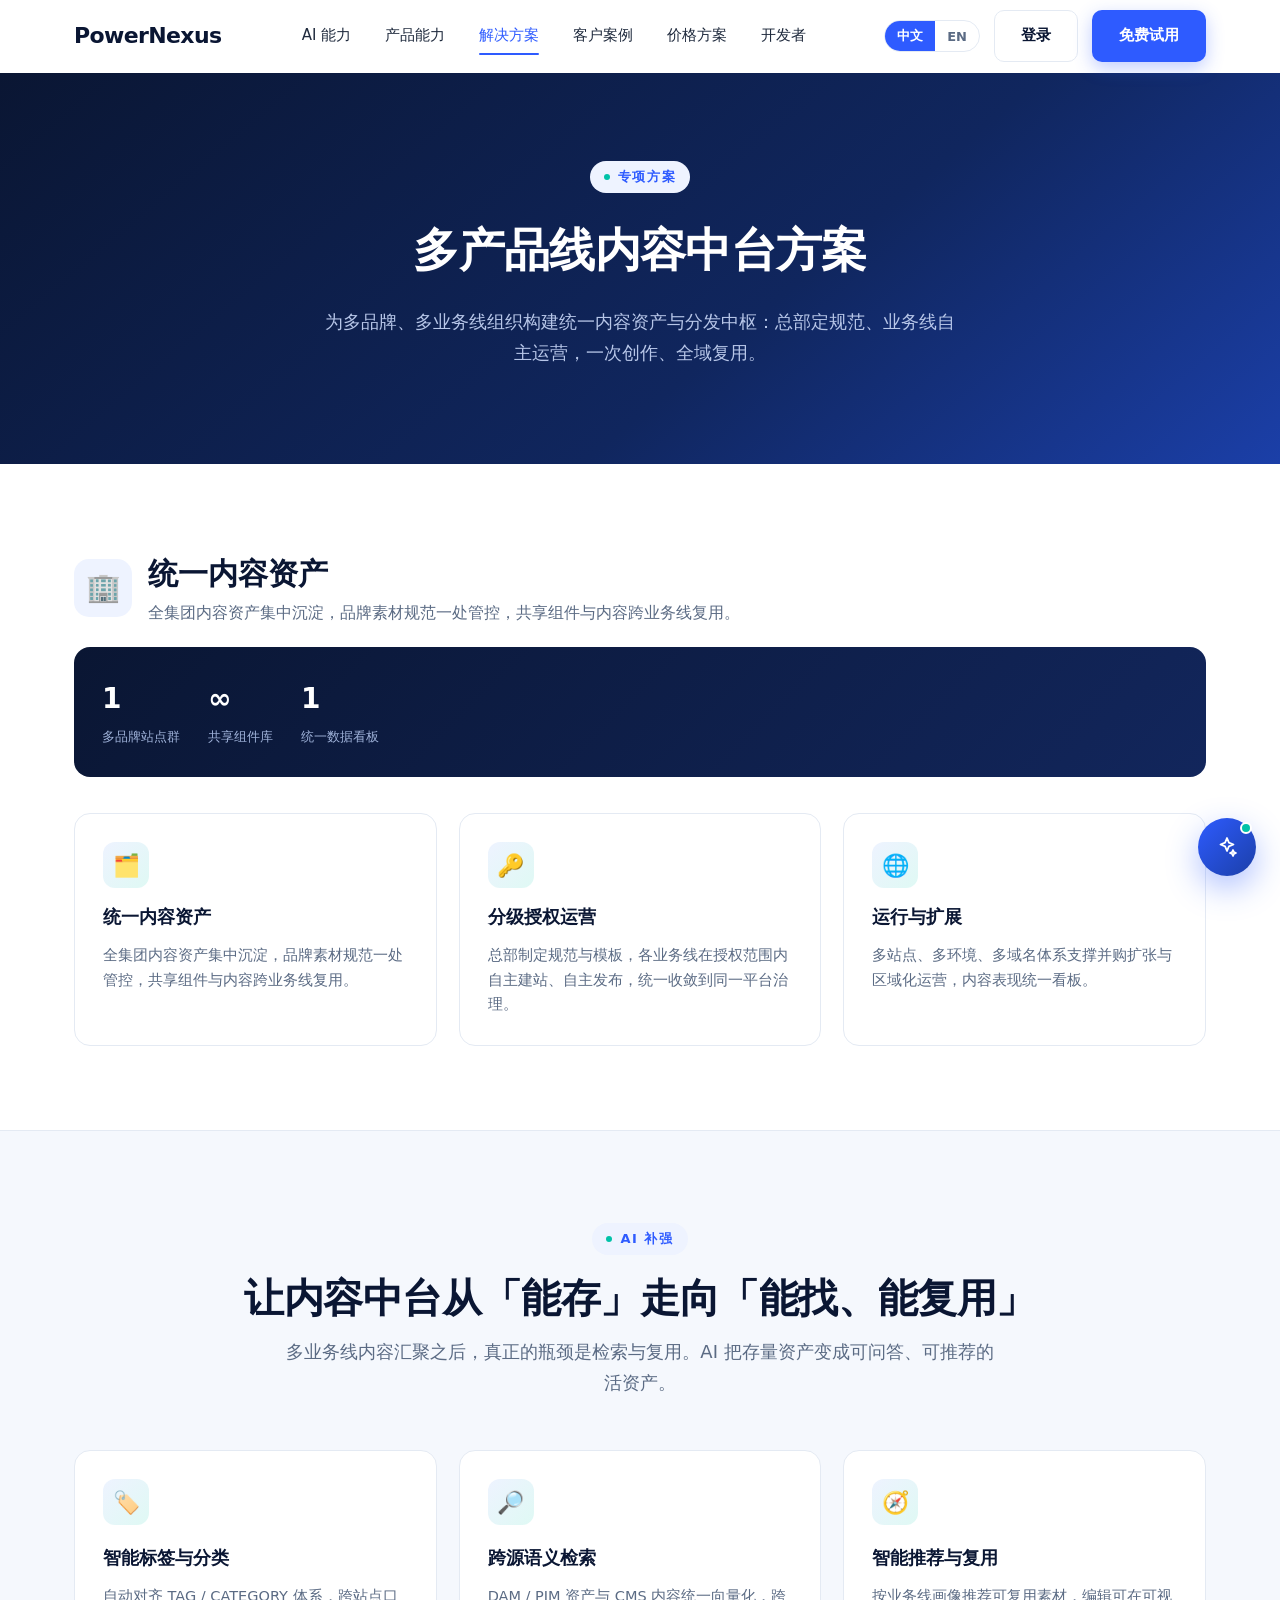
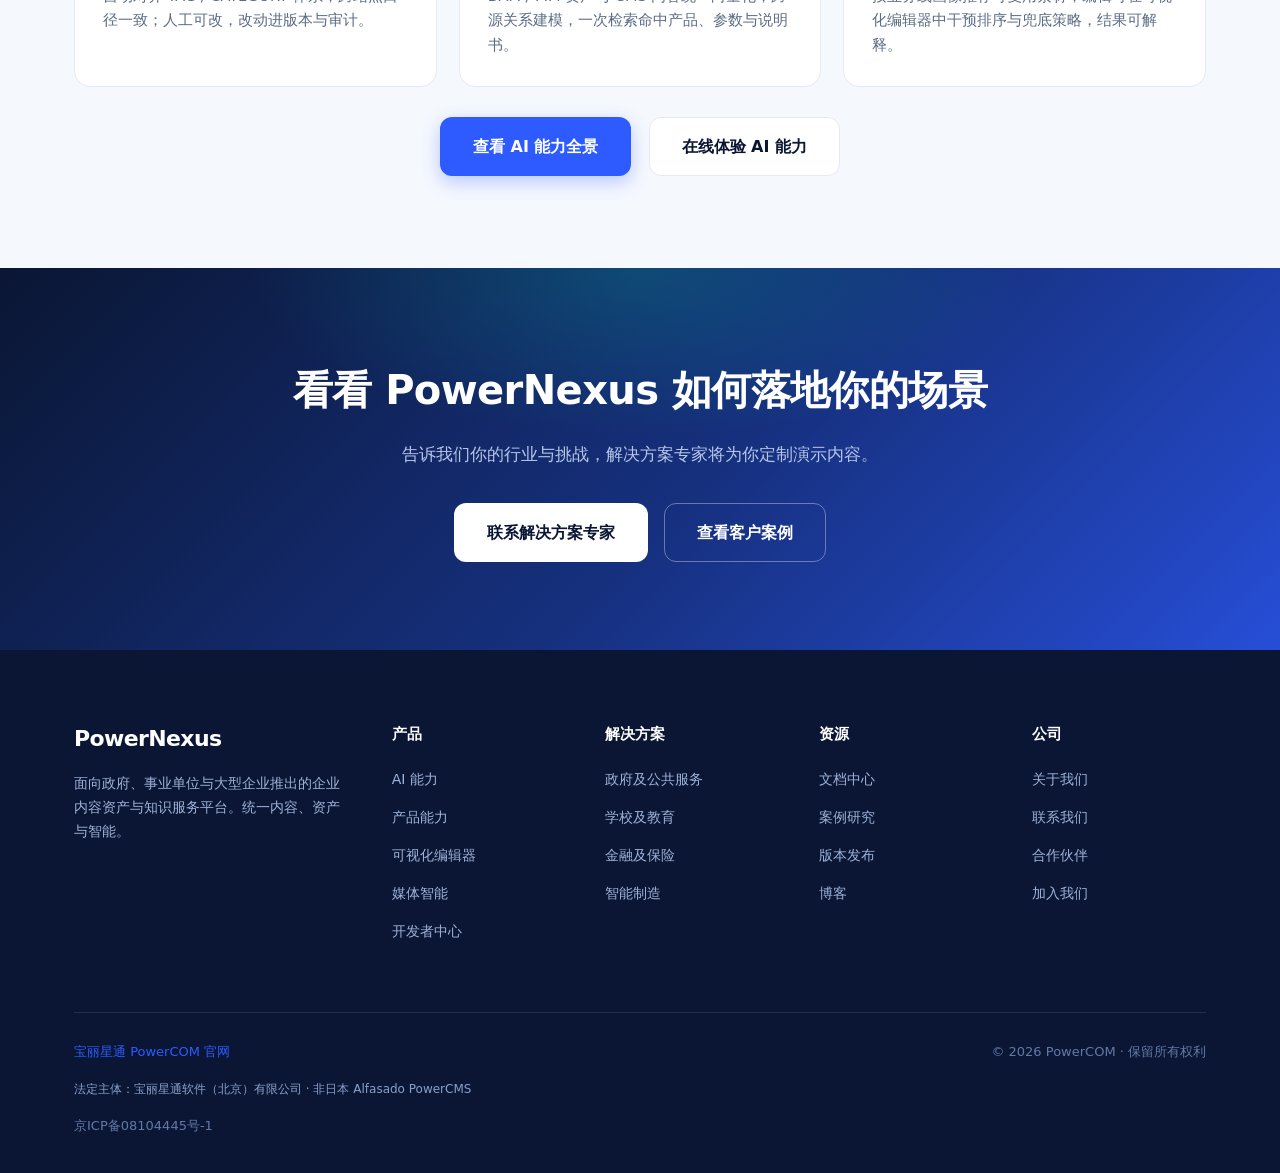
<file: solutions-hub.html>
<!DOCTYPE html>
<html lang="zh-CN">
<head>
  <meta charset="UTF-8">
  <meta name="viewport" content="width=device-width, initial-scale=1.0">
  <title>多产品线内容中台方案 — PowerNexus｜宝丽通</title>
  <meta name="description" content="PowerNexus 多产品线内容中台方案：统一内容资产与分发中枢，总部定规范、业务线自主运营，一次创作、全域复用。">
  <link rel="icon" type="image/svg+xml" href="assets/favicon.svg">
  <link rel="stylesheet" href="css/style.css">
<link rel="canonical" href="https://powernexus.powercom.net.cn/solutions-hub.html">
<meta property="og:url" content="https://powernexus.powercom.net.cn/solutions-hub.html">
<meta name="author" content="宝丽星通软件（北京）有限公司">
<script type="application/ld+json">
{
  "@context": "https://schema.org",
  "@graph": [
    {
      "@type": "Organization",
      "@id": "https://powernexus.powercom.net.cn/#org",
      "name": "POWERCOM 宝丽通",
      "legalName": "宝丽星通软件（北京）有限公司",
      "alternateName": [
        "宝丽通",
        "POWERCOM",
        "PowerCom"
      ],
      "url": "https://www.powercom.net.cn/",
      "disambiguatingDescription": "本实体指北京的宝丽星通软件（北京）有限公司；其 PowerNexus 为 AI 原生企业内容与知识服务基础平台（Enterprise Content & Knowledge Platform），与日本 Alfasado 的 PowerCMS（powercms.jp）无关联。",
      "contactPoint": {
        "@type": "ContactPoint",
        "telephone": "+86-10-62129317",
        "email": "sales@powercom.net.cn",
        "contactType": "sales",
        "areaServed": "CN"
      }
    },
    {
      "@type": "SoftwareApplication",
      "@id": "https://powernexus.powercom.net.cn/#product",
      "name": "PowerNexus",
      "alternateName": [
        "宝丽通 AI 原生企业内容与知识服务基础平台",
        "PowerNexus Enterprise Content & Knowledge Platform",
        "企业内容资产与知识服务平台"
      ],
      "applicationCategory": "BusinessApplication",
      "applicationSubCategory": "Enterprise Content & Knowledge Platform",
      "description": "宝丽通的 AI 原生企业内容与知识服务基础平台（Enterprise Content & Knowledge Platform），支持内容建模、版本治理、模板引擎、可视化编辑、媒体智能、私有化部署、数据不出域与信创环境适配。",
      "disambiguatingDescription": "本产品指北京宝丽星通软件（北京）有限公司的 PowerNexus；与日本 Alfasado 的 PowerCMS（powercms.jp）无关联。",
      "url": "https://powernexus.powercom.net.cn/",
      "publisher": {
        "@id": "https://powernexus.powercom.net.cn/#org"
      }
    },
    {
      "@type": "WebSite",
      "@id": "https://powernexus.powercom.net.cn/#website",
      "url": "https://powernexus.powercom.net.cn/",
      "name": "PowerNexus 产品官网",
      "inLanguage": "zh-CN",
      "publisher": {
        "@id": "https://powernexus.powercom.net.cn/#org"
      }
    },
    {
      "@type": "WebPage",
      "@id": "https://powernexus.powercom.net.cn/solutions-hub.html#webpage",
      "url": "https://powernexus.powercom.net.cn/solutions-hub.html",
      "name": "多产品线内容中台方案 — PowerNexus｜宝丽通",
      "inLanguage": "zh-CN",
      "isPartOf": {
        "@id": "https://powernexus.powercom.net.cn/#website"
      },
      "about": {
        "@id": "https://powernexus.powercom.net.cn/#product"
      },
      "publisher": {
        "@id": "https://powernexus.powercom.net.cn/#org"
      }
    }
  ]
}
</script>
</head>
<body>

  <!-- ================= 头部导航 ================= -->
  <header class="header">
    <div class="container nav-wrap">
      <a class="brand" href="index.html" aria-label="PowerNexus 首页">
        <span class="brand-name">PowerNexus</span>
      </a>
      <nav class="nav">
        <a class="nav-link" data-nav="ai" href="ai.html" data-i18n="nav.ai">AI 能力</a>
        <a class="nav-link" data-nav="product" href="product.html" data-i18n="nav.product">产品能力</a>
        <a class="nav-link" data-nav="solutions" href="solutions.html" data-i18n="nav.solutions">解决方案</a>
        <a class="nav-link" data-nav="customers" data-i18n="nav.customers">客户案例</a>
        <a class="nav-link" data-nav="pricing" data-i18n="nav.pricing">价格方案</a>
        <a href="developer.html" class="nav-link" data-i18n="nav.developers">开发者</a>
      </nav>
      <div class="nav-actions">
        <div class="lang-toggle" role="group" aria-label="Language">
          <button type="button" data-lang="zh" class="active">中文</button>
          <button type="button" data-lang="en">EN</button>
        </div>
        <a href="contact.html" class="btn btn-ghost" data-i18n="nav.login">登录</a>
        <a class="btn btn-primary" href="pricing.html" data-i18n="nav.trial">免费试用</a>
        <button class="menu-btn" aria-label="菜单">
          <svg width="20" height="20" viewBox="0 0 20 20" fill="none" stroke="#0A1633" stroke-width="2" stroke-linecap="round"><path d="M3 5h14M3 10h14M3 15h14"/></svg>
        </button>
      </div>
    </div>
    <div class="mobile-nav">
      <a href="ai.html" data-i18n="nav.ai">AI 能力</a>
      <a href="product.html" data-i18n="nav.product">产品能力</a>
      <a href="solutions.html" data-i18n="nav.solutions">解决方案</a>
      <a data-i18n="nav.customers">客户案例</a>
      <a data-i18n="nav.pricing">价格方案</a>
      <a href="developer.html" data-i18n="nav.developers">开发者</a>
      <div class="nav-cta-row">
        <a href="contact.html" class="btn btn-ghost" data-i18n="nav.login">登录</a>
        <a class="btn btn-primary" href="pricing.html" data-i18n="nav.trial">免费试用</a>
      </div>
    </div>
  </header>

    <!-- ================= 页面 Hero ================= -->
  <section class="sol-hero">
    <div class="container">
      <span class="kicker" data-i18n="sh.hero.kicker">专项方案</span>
      <h1 data-i18n="sh.hero.title">多产品线内容中台方案</h1>
      <p data-i18n="sh.hero.sub">为多品牌、多业务线组织构建统一内容资产与分发中枢：总部定规范、业务线自主运营，一次创作、全域复用。</p>
    </div>
  </section>

  <!-- ================= 方案三支柱 ================= -->
  <section class="ind-section">
    <div class="container">
      <div class="ind-head">
        <div class="ind-ico-lg">🏢</div>
        <div>
          <h2 data-i18n="sh.s1t">统一内容资产</h2>
          <p style="color:var(--muted);" data-i18n="sh.s1d">全集团内容资产集中沉淀，品牌素材规范一处管控，共享组件与内容跨业务线复用。</p>
        </div>
      </div>
      <div class="ind-result">
        <div class="rmetric">
          <div><b>1</b><span data-i18n="sh.c1t">多品牌站点群</span></div>
          <div><b>∞</b><span data-i18n="sh.c2t">共享组件库</span></div>
          <div><b>1</b><span data-i18n="sh.c3t">统一数据看板</span></div>
        </div>
      </div>
      <div class="grid grid-3" style="margin-top:36px;">
        <div class="card" style="padding:28px;">
          <div class="icon-tile" style="margin-bottom:14px;">🗂️</div>
          <h3 style="margin-bottom:10px;" data-i18n="sh.s1t">统一内容资产</h3>
          <p style="color:var(--muted);margin-bottom:0;" data-i18n="sh.s1d">全集团内容资产集中沉淀，品牌素材规范一处管控，共享组件与内容跨业务线复用。</p>
        </div>
        <div class="card" style="padding:28px;">
          <div class="icon-tile" style="margin-bottom:14px;">🔑</div>
          <h3 style="margin-bottom:10px;" data-i18n="sh.s2t">分级授权运营</h3>
          <p style="color:var(--muted);margin-bottom:0;" data-i18n="sh.s2d">总部制定规范与模板，各业务线在授权范围内自主建站、自主发布，统一收敛到同一平台治理。</p>
        </div>
        <div class="card" style="padding:28px;">
          <div class="icon-tile" style="margin-bottom:14px;">🌐</div>
          <h3 style="margin-bottom:10px;" data-i18n="sh.s3t">运行与扩展</h3>
          <p style="color:var(--muted);margin-bottom:0;" data-i18n="sh.s3d">多站点、多环境、多域名体系支撑并购扩张与区域化运营，内容表现统一看板。</p>
        </div>
      </div>
    </div>
  </section>

  <!-- ================= AI 补强 ================= -->
  <section class="section section-soft">
    <div class="container">
      <div class="section-head center">
        <span class="kicker" data-i18n="sh.ai.kicker">AI 补强</span>
        <h2 class="section-title" data-i18n="sh.ai.title">让内容中台从「能存」走向「能找、能复用」</h2>
        <p class="section-sub" data-i18n="sh.ai.sub">多业务线内容汇聚之后，真正的瓶颈是检索与复用。AI 把存量资产变成可问答、可推荐的活资产。</p>
      </div>
      <div class="grid grid-3">
        <div class="card">
          <div class="icon-tile">🏷️</div>
          <h3 data-i18n="sh.ai.c1t">智能标签与分类</h3>
          <p data-i18n="sh.ai.c1d">自动对齐 TAG / CATEGORY 体系，跨站点口径一致；人工可改，改动进版本与审计。</p>
        </div>
        <div class="card">
          <div class="icon-tile">🔎</div>
          <h3 data-i18n="sh.ai.c2t">跨源语义检索</h3>
          <p data-i18n="sh.ai.c2d">DAM / PIM 资产与 CMS 内容统一向量化，跨源关系建模，一次检索命中产品、参数与说明书。</p>
        </div>
        <div class="card">
          <div class="icon-tile">🧭</div>
          <h3 data-i18n="sh.ai.c3t">智能推荐与复用</h3>
          <p data-i18n="sh.ai.c3d">按业务线画像推荐可复用素材，编辑可在可视化编辑器中干预排序与兜底策略，结果可解释。</p>
        </div>
      </div>
      <div style="text-align:center;margin-top:30px;">
        <a class="btn btn-primary btn-lg" href="ai.html#caps" data-i18n="h.ai.cta1">查看 AI 能力全景</a>
        <a class="btn btn-ghost btn-lg" href="ai.html#demo" style="margin-left:12px;" data-i18n="h.ai.cta2">在线体验 AI 能力</a>
      </div>
    </div>
  </section>

  <!-- ================= CTA ================= -->
  <section class="cta-band">
    <h2 data-i18n="s.cta.title">看看 PowerNexus 如何落地你的场景</h2>
    <p data-i18n="s.cta.sub">告诉我们你的行业与挑战，解决方案专家将为你定制演示内容。</p>
    <div class="hero-cta">
      <a href="contact.html" class="btn btn-light btn-lg" data-i18n="s.cta.b1">联系解决方案专家</a>
      <a href="customers.html" class="btn btn-outline-light btn-lg" data-i18n="s.cta.b2">查看客户案例</a>
    </div>
  </section>


  <!-- ================= 页脚 ================= -->
  <footer class="footer">
    <div class="container">
      <div class="footer-grid">
        <div>
          <a class="brand" href="index.html" aria-label="PowerNexus 首页">
            <span class="brand-name">PowerNexus</span>
          </a>
          <p class="ft-tag" data-i18n="footer.tag">面向政府、事业单位与大型企业推出的企业内容资产与知识服务平台。统一内容、资产与智能。</p>
        </div>
        <div>
          <h4 data-i18n="footer.c1">产品</h4>
          <ul>
            <li><a href="ai.html" data-i18n="footer.l10">AI 能力</a></li>
            <li><a href="product.html" data-i18n="footer.l11">产品能力</a></li>
            <li><a href="product.html" data-i18n="footer.l12">可视化编辑器</a></li>
            <li><a href="product.html" data-i18n="footer.l13">媒体智能</a></li>
            <li><a href="developer.html" data-i18n="footer.l14">开发者中心</a></li>
          </ul>
        </div>
        <div>
          <h4 data-i18n="footer.c2">解决方案</h4>
          <ul>
            <li><a href="solutions.html#ind-gov" data-i18n="footer.l21">政府及公共服务</a></li>
            <li><a href="solutions.html#ind-edu" data-i18n="footer.l22">学校及教育</a></li>
            <li><a href="solutions.html#ind-fin" data-i18n="footer.l23">金融及保险</a></li>
            <li><a href="solutions.html#ind-mfg" data-i18n="footer.l24">智能制造</a></li>
          </ul>
        </div>
        <div>
          <h4 data-i18n="footer.c3">资源</h4>
          <ul>
            <li><a href="developer.html" data-i18n="footer.l31">文档中心</a></li>
            <li><a href="customers.html" data-i18n="footer.l32">案例研究</a></li>
            <li><a href="developer.html" data-i18n="footer.l33">版本发布</a></li>
            <li><a href="developer.html" data-i18n="footer.l34">博客</a></li>
          </ul>
        </div>
        <div>
          <h4 data-i18n="footer.c4">公司</h4>
          <ul>
            <li><a href="contact.html" data-i18n="footer.l41">关于我们</a></li>
            <li><a href="contact.html" data-i18n="footer.l42">联系我们</a></li>
            <li><a href="contact.html" data-i18n="footer.l43">合作伙伴</a></li>
            <li><a href="contact.html" data-i18n="footer.l44">加入我们</a></li>
          </ul>
        </div>
      </div>
      <div class="footer-bottom">
        <a href="https://www.powercom.net.cn" target="_blank" rel="noopener" data-i18n="footer.official">宝丽星通 PowerCOM 官网</a>
        <span data-i18n="footer.copy">© 2026 PowerCOM · 保留所有权利</span>
        <span class="geo-entity">法定主体：宝丽星通软件（北京）有限公司 · 非日本 Alfasado PowerCMS</span>
        <span data-i18n="footer.icp">京ICP备08104445号-1</span>
      </div>
    </div>
  </footer>

  <script src="js/i18n.js"></script>
  <script src="js/main.js"></script>
  <script src="js/ai.js"></script>
</body>
</html>
</file>
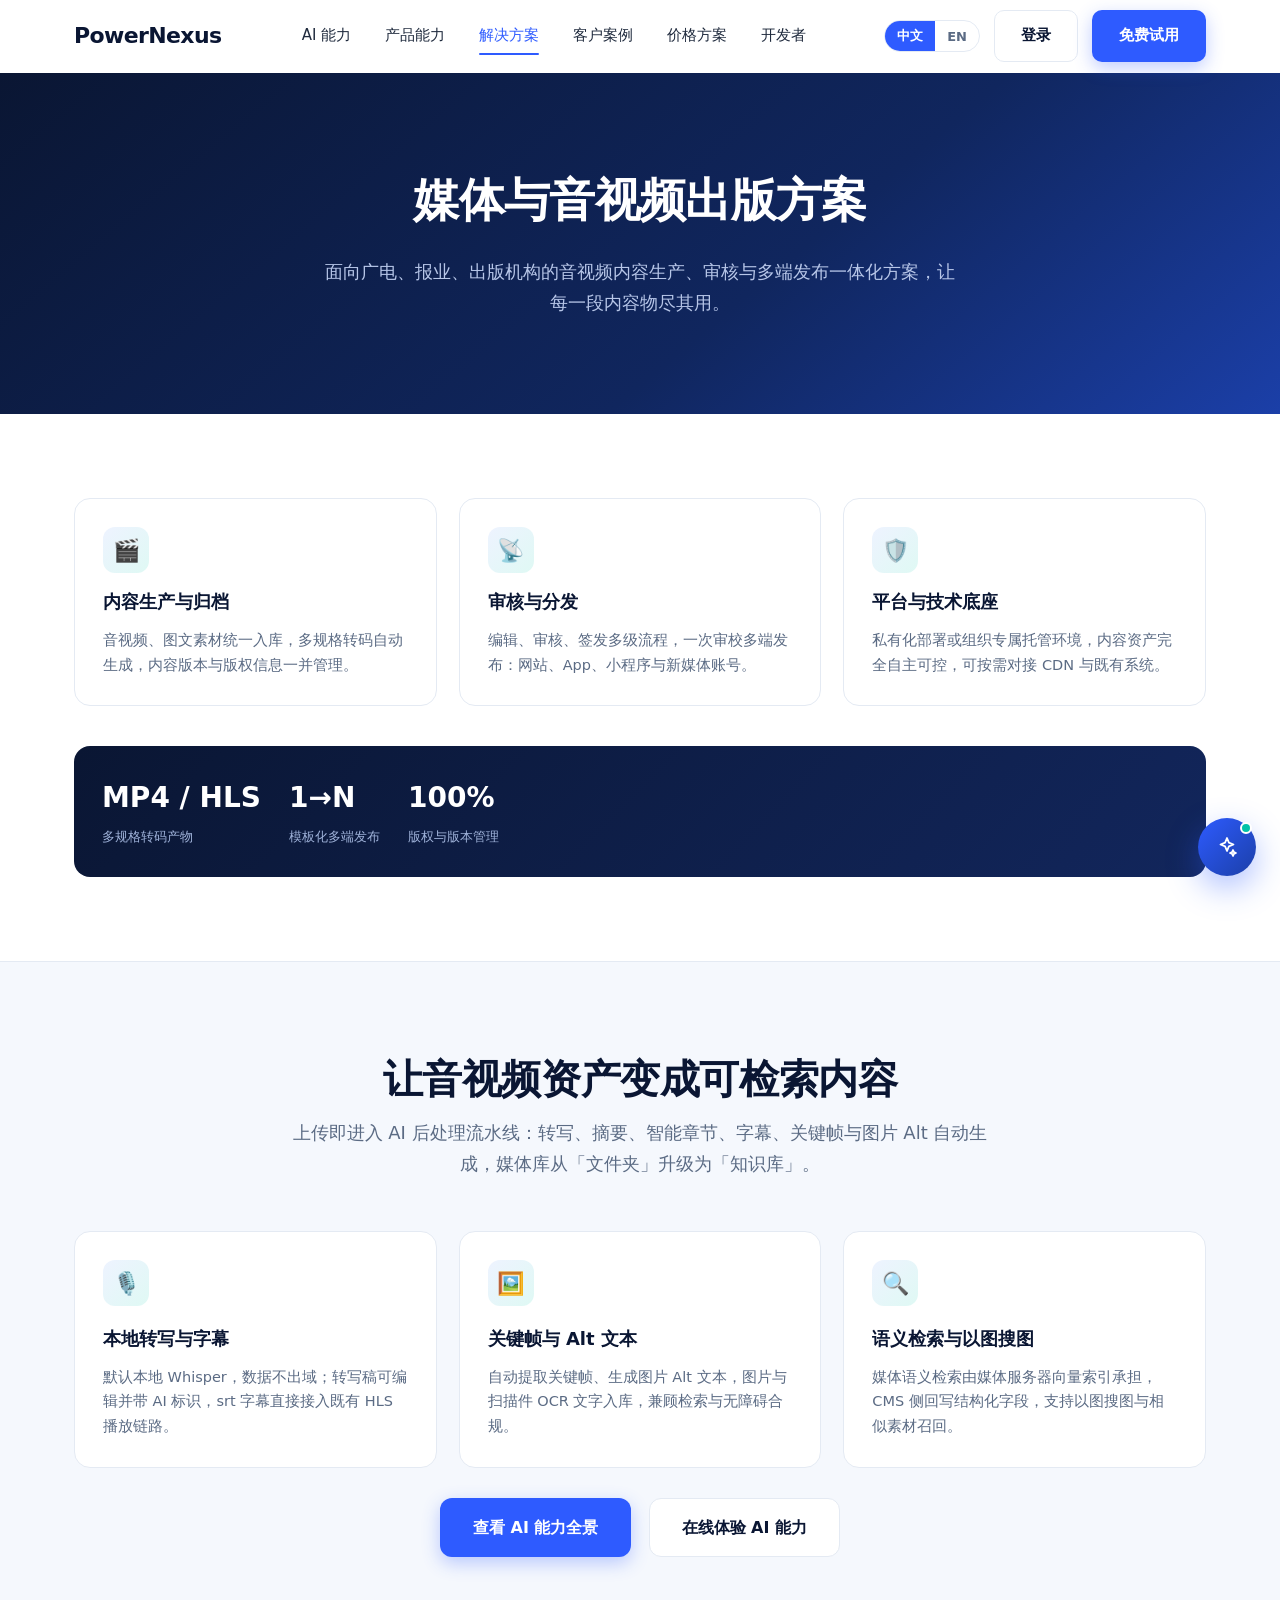
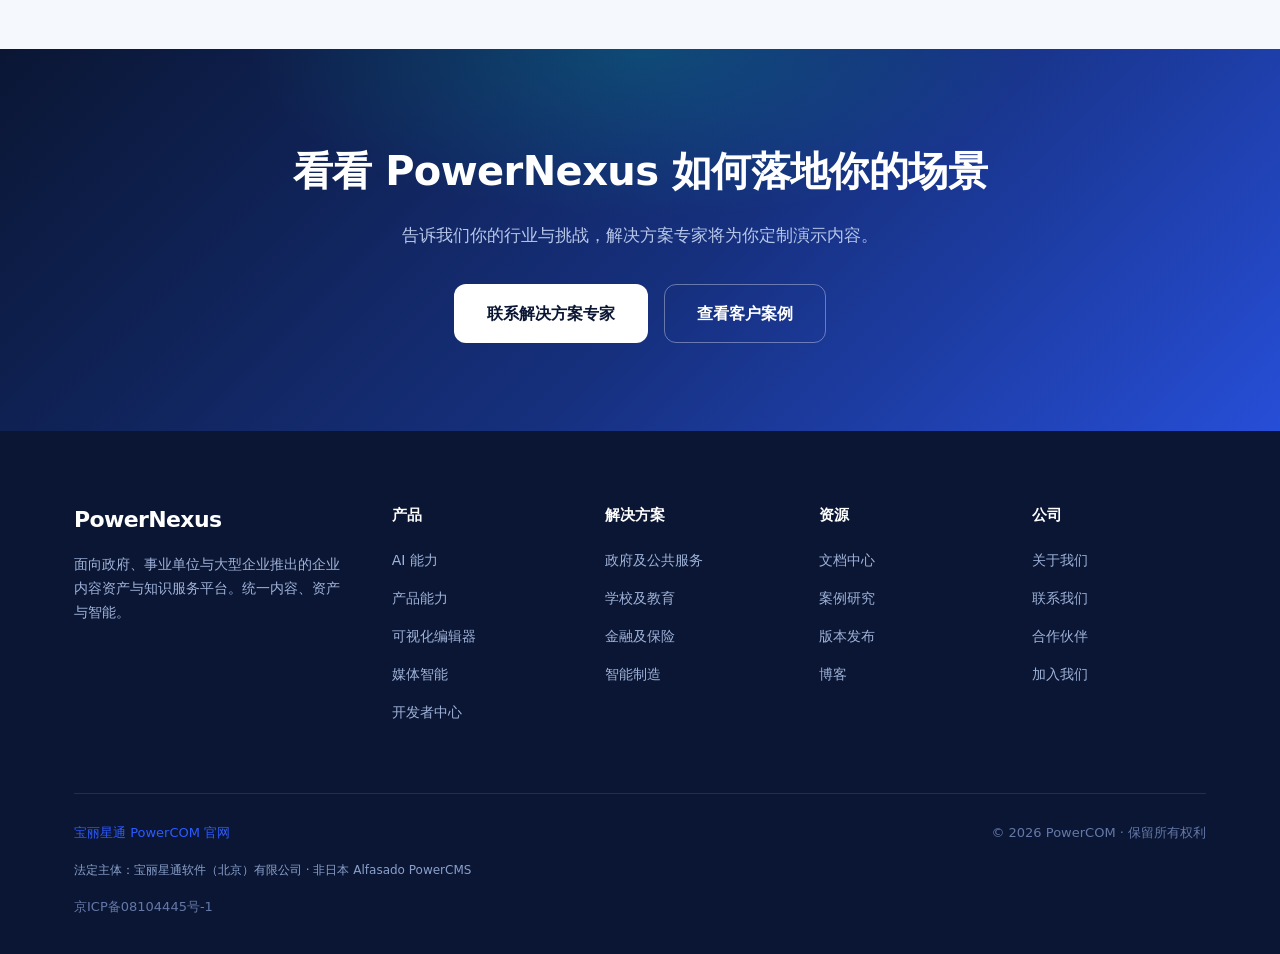
<file: solutions-media.html>
<!DOCTYPE html>
<html lang="zh-CN">
<head>
  <meta charset="UTF-8">
  <meta name="viewport" content="width=device-width, initial-scale=1.0">
  <title>媒体与音视频出版方案 — PowerNexus｜宝丽通</title>
  <meta name="description" content="PowerNexus 媒体与音视频出版方案：音视频内容生产、审核与多端发布一体化，私有化部署，版权与版本管理。">
  <link rel="icon" type="image/svg+xml" href="assets/favicon.svg">
  <link rel="stylesheet" href="css/style.css">
<link rel="canonical" href="https://powernexus.powercom.net.cn/solutions-media.html">
<meta property="og:url" content="https://powernexus.powercom.net.cn/solutions-media.html">
<meta name="author" content="宝丽星通软件（北京）有限公司">
<script type="application/ld+json">
{
  "@context": "https://schema.org",
  "@graph": [
    {
      "@type": "Organization",
      "@id": "https://powernexus.powercom.net.cn/#org",
      "name": "POWERCOM 宝丽通",
      "legalName": "宝丽星通软件（北京）有限公司",
      "alternateName": [
        "宝丽通",
        "POWERCOM",
        "PowerCom"
      ],
      "url": "https://www.powercom.net.cn/",
      "disambiguatingDescription": "本实体指北京的宝丽星通软件（北京）有限公司；其 PowerNexus 为 AI 原生企业内容与知识服务基础平台（Enterprise Content & Knowledge Platform），与日本 Alfasado 的 PowerCMS（powercms.jp）无关联。",
      "contactPoint": {
        "@type": "ContactPoint",
        "telephone": "+86-10-62129317",
        "email": "sales@powercom.net.cn",
        "contactType": "sales",
        "areaServed": "CN"
      }
    },
    {
      "@type": "SoftwareApplication",
      "@id": "https://powernexus.powercom.net.cn/#product",
      "name": "PowerNexus",
      "alternateName": [
        "宝丽通 AI 原生企业内容与知识服务基础平台",
        "PowerNexus Enterprise Content & Knowledge Platform",
        "企业内容资产与知识服务平台"
      ],
      "applicationCategory": "BusinessApplication",
      "applicationSubCategory": "Enterprise Content & Knowledge Platform",
      "description": "宝丽通的 AI 原生企业内容与知识服务基础平台（Enterprise Content & Knowledge Platform），支持内容建模、版本治理、模板引擎、可视化编辑、媒体智能、私有化部署、数据不出域与信创环境适配。",
      "disambiguatingDescription": "本产品指北京宝丽星通软件（北京）有限公司的 PowerNexus；与日本 Alfasado 的 PowerCMS（powercms.jp）无关联。",
      "url": "https://powernexus.powercom.net.cn/",
      "publisher": {
        "@id": "https://powernexus.powercom.net.cn/#org"
      }
    },
    {
      "@type": "WebSite",
      "@id": "https://powernexus.powercom.net.cn/#website",
      "url": "https://powernexus.powercom.net.cn/",
      "name": "PowerNexus 产品官网",
      "inLanguage": "zh-CN",
      "publisher": {
        "@id": "https://powernexus.powercom.net.cn/#org"
      }
    },
    {
      "@type": "WebPage",
      "@id": "https://powernexus.powercom.net.cn/solutions-media.html#webpage",
      "url": "https://powernexus.powercom.net.cn/solutions-media.html",
      "name": "媒体与音视频出版方案 — PowerNexus｜宝丽通",
      "inLanguage": "zh-CN",
      "isPartOf": {
        "@id": "https://powernexus.powercom.net.cn/#website"
      },
      "about": {
        "@id": "https://powernexus.powercom.net.cn/#product"
      },
      "publisher": {
        "@id": "https://powernexus.powercom.net.cn/#org"
      }
    }
  ]
}
</script>
</head>
<body>

  <!-- ================= 头部导航 ================= -->
  <header class="header">
    <div class="container nav-wrap">
      <a class="brand" href="index.html" aria-label="PowerNexus 首页">
        <span class="brand-name">PowerNexus</span>
      </a>
      <nav class="nav">
        <a class="nav-link" data-nav="ai" href="ai.html" data-i18n="nav.ai">AI 能力</a>
        <a class="nav-link" data-nav="product" href="product.html" data-i18n="nav.product">产品能力</a>
        <a class="nav-link" data-nav="solutions" href="solutions.html" data-i18n="nav.solutions">解决方案</a>
        <a class="nav-link" data-nav="customers" data-i18n="nav.customers">客户案例</a>
        <a class="nav-link" data-nav="pricing" data-i18n="nav.pricing">价格方案</a>
        <a href="developer.html" class="nav-link" data-i18n="nav.developers">开发者</a>
      </nav>
      <div class="nav-actions">
        <div class="lang-toggle" role="group" aria-label="Language">
          <button type="button" data-lang="zh" class="active">中文</button>
          <button type="button" data-lang="en">EN</button>
        </div>
        <a href="contact.html" class="btn btn-ghost" data-i18n="nav.login">登录</a>
        <a class="btn btn-primary" href="pricing.html" data-i18n="nav.trial">免费试用</a>
        <button class="menu-btn" aria-label="菜单">
          <svg width="20" height="20" viewBox="0 0 20 20" fill="none" stroke="#0A1633" stroke-width="2" stroke-linecap="round"><path d="M3 5h14M3 10h14M3 15h14"/></svg>
        </button>
      </div>
    </div>
    <div class="mobile-nav">
      <a href="ai.html" data-i18n="nav.ai">AI 能力</a>
      <a href="product.html" data-i18n="nav.product">产品能力</a>
      <a href="solutions.html" data-i18n="nav.solutions">解决方案</a>
      <a data-i18n="nav.customers">客户案例</a>
      <a data-i18n="nav.pricing">价格方案</a>
      <a href="developer.html" data-i18n="nav.developers">开发者</a>
      <div class="nav-cta-row">
        <a href="contact.html" class="btn btn-ghost" data-i18n="nav.login">登录</a>
        <a class="btn btn-primary" href="pricing.html" data-i18n="nav.trial">免费试用</a>
      </div>
    </div>
  </header>

    <!-- ================= 页面 Hero ================= -->
  <section class="sol-hero">
    <div class="container">
      <!--<span class="kicker" data-i18n="sm.hero.kicker">专项方案</span>-->
      <h1 data-i18n="sm.hero.title">媒体与音视频出版方案</h1>
      <p data-i18n="sm.hero.sub">面向广电、报业、出版机构的音视频内容生产、审核与多端发布一体化方案，让每一段内容物尽其用。</p>
    </div>
  </section>

  <!-- ================= 方案三支柱 ================= -->
  <section class="ind-section">
    <div class="container">
      <div class="grid grid-3" style="margin-bottom:40px;">
        <div class="card" style="padding:28px;">
          <div class="icon-tile" style="margin-bottom:14px;">🎬</div>
          <h3 style="margin-bottom:10px;" data-i18n="sm.s1t">内容生产与归档</h3>
          <p style="color:var(--muted);margin-bottom:0;" data-i18n="sm.s1d">音视频、图文素材统一入库，多规格转码自动生成，内容版本与版权信息一并管理。</p>
        </div>
        <div class="card" style="padding:28px;">
          <div class="icon-tile" style="margin-bottom:14px;">📡</div>
          <h3 style="margin-bottom:10px;" data-i18n="sm.s2t">审核与分发</h3>
          <p style="color:var(--muted);margin-bottom:0;" data-i18n="sm.s2d">编辑、审核、签发多级流程，一次审校多端发布：网站、App、小程序与新媒体账号。</p>
        </div>
        <div class="card" style="padding:28px;">
          <div class="icon-tile" style="margin-bottom:14px;">🛡️</div>
          <h3 style="margin-bottom:10px;" data-i18n="sm.s3t">平台与技术底座</h3>
          <p style="color:var(--muted);margin-bottom:0;" data-i18n="sm.s3d">私有化部署或组织专属托管环境，内容资产完全自主可控，可按需对接 CDN 与既有系统。</p>
        </div>
      </div>
      <div class="ind-result" style="margin-top:8px;">
        <div class="rmetric">
          <div><b>MP4 / HLS</b><span data-i18n="sm.c1t">多规格转码产物</span></div>
          <div><b>1→N</b><span data-i18n="sm.c2t">模板化多端发布</span></div>
          <div><b>100%</b><span data-i18n="sm.c3t">版权与版本管理</span></div>
        </div>
      </div>
    </div>
  </section>

  <!-- ================= 媒体智能 ================= -->
  <section class="section section-soft">
    <div class="container">
      <div class="section-head center">
        <!--<span class="kicker" data-i18n="sm.ai.kicker">媒体智能</span>-->
        <h2 class="section-title" data-i18n="sm.ai.title">让音视频资产变成可检索内容</h2>
        <p class="section-sub" data-i18n="sm.ai.sub">上传即进入 AI 后处理流水线：转写、摘要、智能章节、字幕、关键帧与图片 Alt 自动生成，媒体库从「文件夹」升级为「知识库」。</p>
      </div>
      <div class="grid grid-3">
        <div class="card">
          <div class="icon-tile">🎙️</div>
          <h3 data-i18n="sm.ai.c1t">本地转写与字幕</h3>
          <p data-i18n="sm.ai.c1d">默认本地 Whisper，数据不出域；转写稿可编辑并带 AI 标识，srt 字幕直接接入既有 HLS 播放链路。</p>
        </div>
        <div class="card">
          <div class="icon-tile">🖼️</div>
          <h3 data-i18n="sm.ai.c2t">关键帧与 Alt 文本</h3>
          <p data-i18n="sm.ai.c2d">自动提取关键帧、生成图片 Alt 文本，图片与扫描件 OCR 文字入库，兼顾检索与无障碍合规。</p>
        </div>
        <div class="card">
          <div class="icon-tile">🔍</div>
          <h3 data-i18n="sm.ai.c3t">语义检索与以图搜图</h3>
          <p data-i18n="sm.ai.c3d">媒体语义检索由媒体服务器向量索引承担，CMS 侧回写结构化字段，支持以图搜图与相似素材召回。</p>
        </div>
      </div>
      <div style="text-align:center;margin-top:30px;">
        <a class="btn btn-primary btn-lg" href="ai.html#caps" data-i18n="h.ai.cta1">查看 AI 能力全景</a>
        <a class="btn btn-ghost btn-lg" href="ai.html#demo" style="margin-left:12px;" data-i18n="h.ai.cta2">在线体验 AI 能力</a>
      </div>
    </div>
  </section>

  <!-- ================= CTA ================= -->
  <section class="cta-band">
    <h2 data-i18n="s.cta.title">看看 PowerNexus 如何落地你的场景</h2>
    <p data-i18n="s.cta.sub">告诉我们你的行业与挑战，解决方案专家将为你定制演示内容。</p>
    <div class="hero-cta">
      <a href="contact.html" class="btn btn-light btn-lg" data-i18n="s.cta.b1">联系解决方案专家</a>
      <a href="customers.html" class="btn btn-outline-light btn-lg" data-i18n="s.cta.b2">查看客户案例</a>
    </div>
  </section>


  <!-- ================= 页脚 ================= -->
  <footer class="footer">
    <div class="container">
      <div class="footer-grid">
        <div>
          <a class="brand" href="index.html" aria-label="PowerNexus 首页">
            <span class="brand-name">PowerNexus</span>
          </a>
          <p class="ft-tag" data-i18n="footer.tag">面向政府、事业单位与大型企业推出的企业内容资产与知识服务平台。统一内容、资产与智能。</p>
        </div>
        <div>
          <h4 data-i18n="footer.c1">产品</h4>
          <ul>
            <li><a href="ai.html" data-i18n="footer.l10">AI 能力</a></li>
            <li><a href="product.html" data-i18n="footer.l11">产品能力</a></li>
            <li><a href="product.html" data-i18n="footer.l12">可视化编辑器</a></li>
            <li><a href="product.html" data-i18n="footer.l13">媒体智能</a></li>
            <li><a href="developer.html" data-i18n="footer.l14">开发者中心</a></li>
          </ul>
        </div>
        <div>
          <h4 data-i18n="footer.c2">解决方案</h4>
          <ul>
            <li><a href="solutions.html#ind-gov" data-i18n="footer.l21">政府及公共服务</a></li>
            <li><a href="solutions.html#ind-edu" data-i18n="footer.l22">学校及教育</a></li>
            <li><a href="solutions.html#ind-fin" data-i18n="footer.l23">金融及保险</a></li>
            <li><a href="solutions.html#ind-mfg" data-i18n="footer.l24">智能制造</a></li>
          </ul>
        </div>
        <div>
          <h4 data-i18n="footer.c3">资源</h4>
          <ul>
            <li><a href="developer.html" data-i18n="footer.l31">文档中心</a></li>
            <li><a href="customers.html" data-i18n="footer.l32">案例研究</a></li>
            <li><a href="developer.html" data-i18n="footer.l33">版本发布</a></li>
            <li><a href="developer.html" data-i18n="footer.l34">博客</a></li>
          </ul>
        </div>
        <div>
          <h4 data-i18n="footer.c4">公司</h4>
          <ul>
            <li><a href="contact.html" data-i18n="footer.l41">关于我们</a></li>
            <li><a href="contact.html" data-i18n="footer.l42">联系我们</a></li>
            <li><a href="contact.html" data-i18n="footer.l43">合作伙伴</a></li>
            <li><a href="contact.html" data-i18n="footer.l44">加入我们</a></li>
          </ul>
        </div>
      </div>
      <div class="footer-bottom">
        <a href="https://www.powercom.net.cn" target="_blank" rel="noopener" data-i18n="footer.official">宝丽星通 PowerCOM 官网</a>
        <span data-i18n="footer.copy">© 2026 PowerCOM · 保留所有权利</span>
        <span class="geo-entity">法定主体：宝丽星通软件（北京）有限公司 · 非日本 Alfasado PowerCMS</span>
        <span data-i18n="footer.icp">京ICP备08104445号-1</span>
      </div>
    </div>
  </footer>

  <script src="js/i18n.js"></script>
  <script src="js/main.js"></script>
  <script src="js/ai.js"></script>
</body>
</html>
</file>
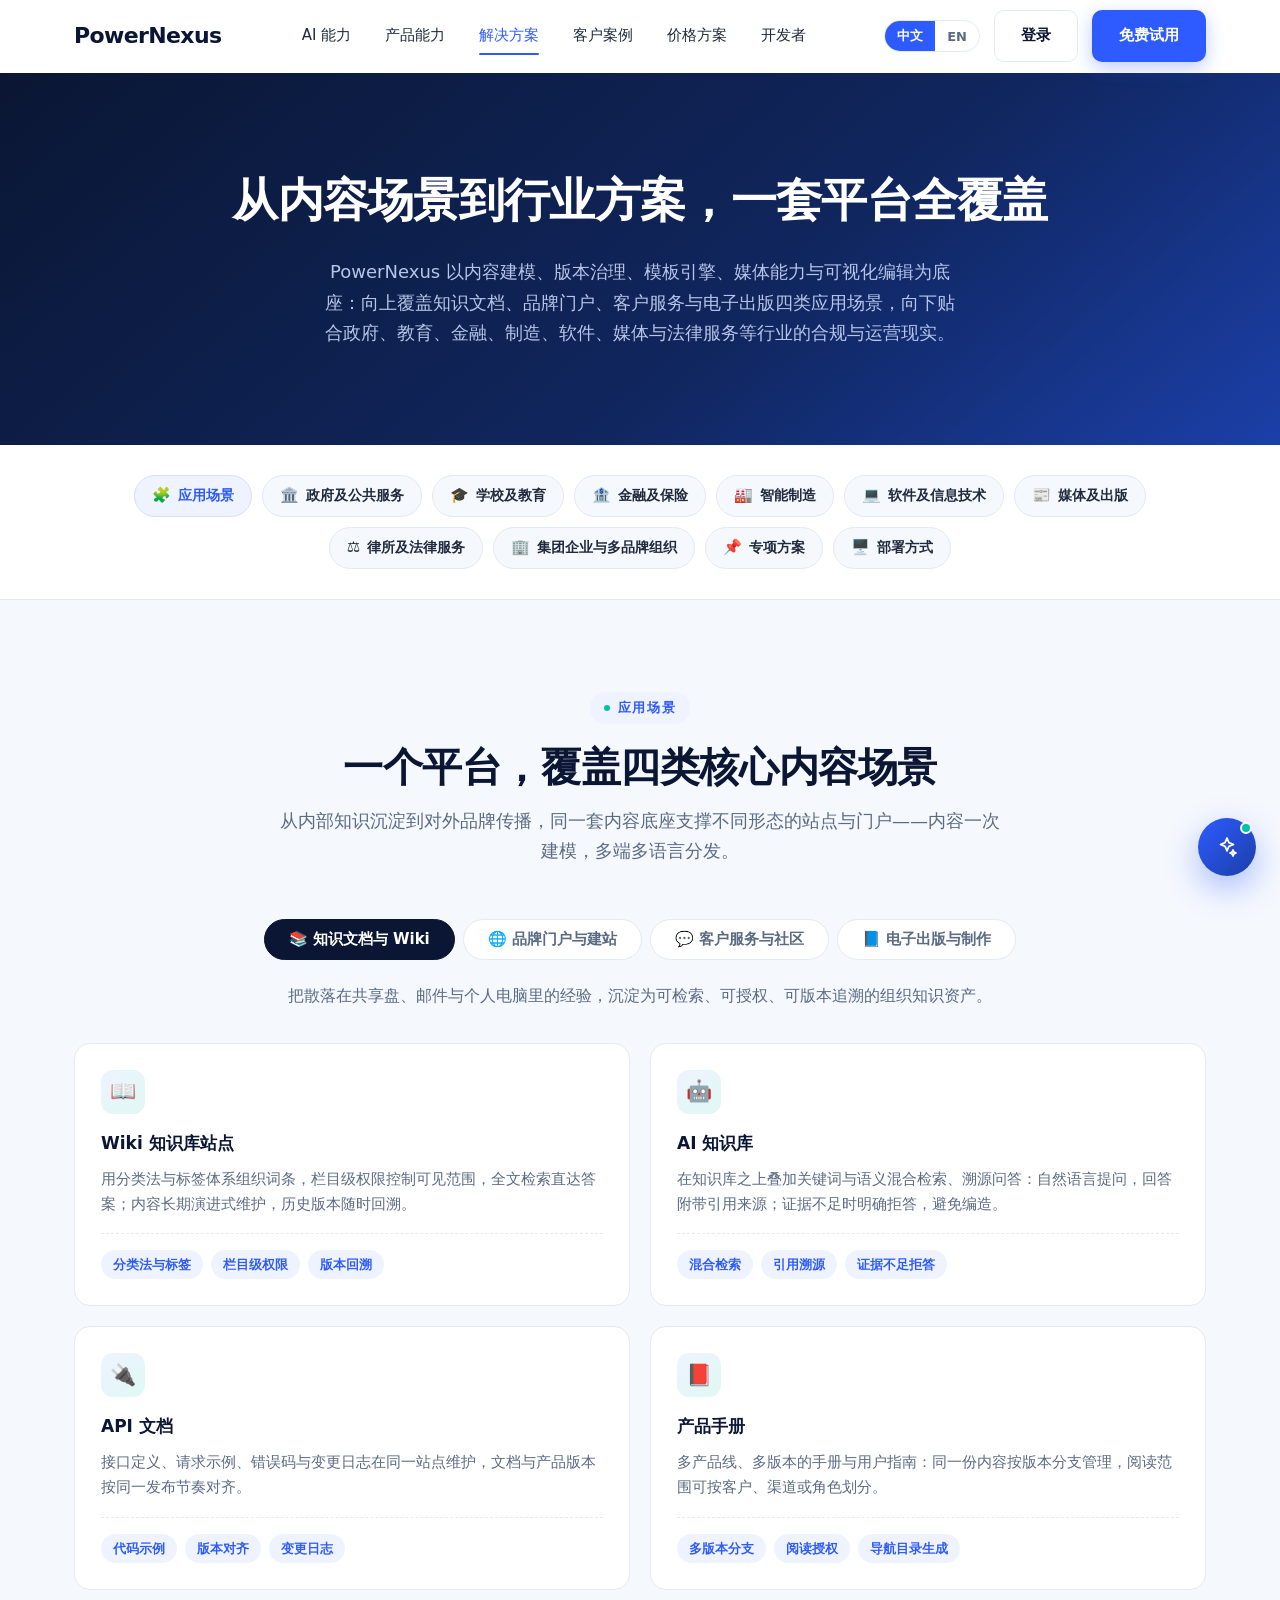
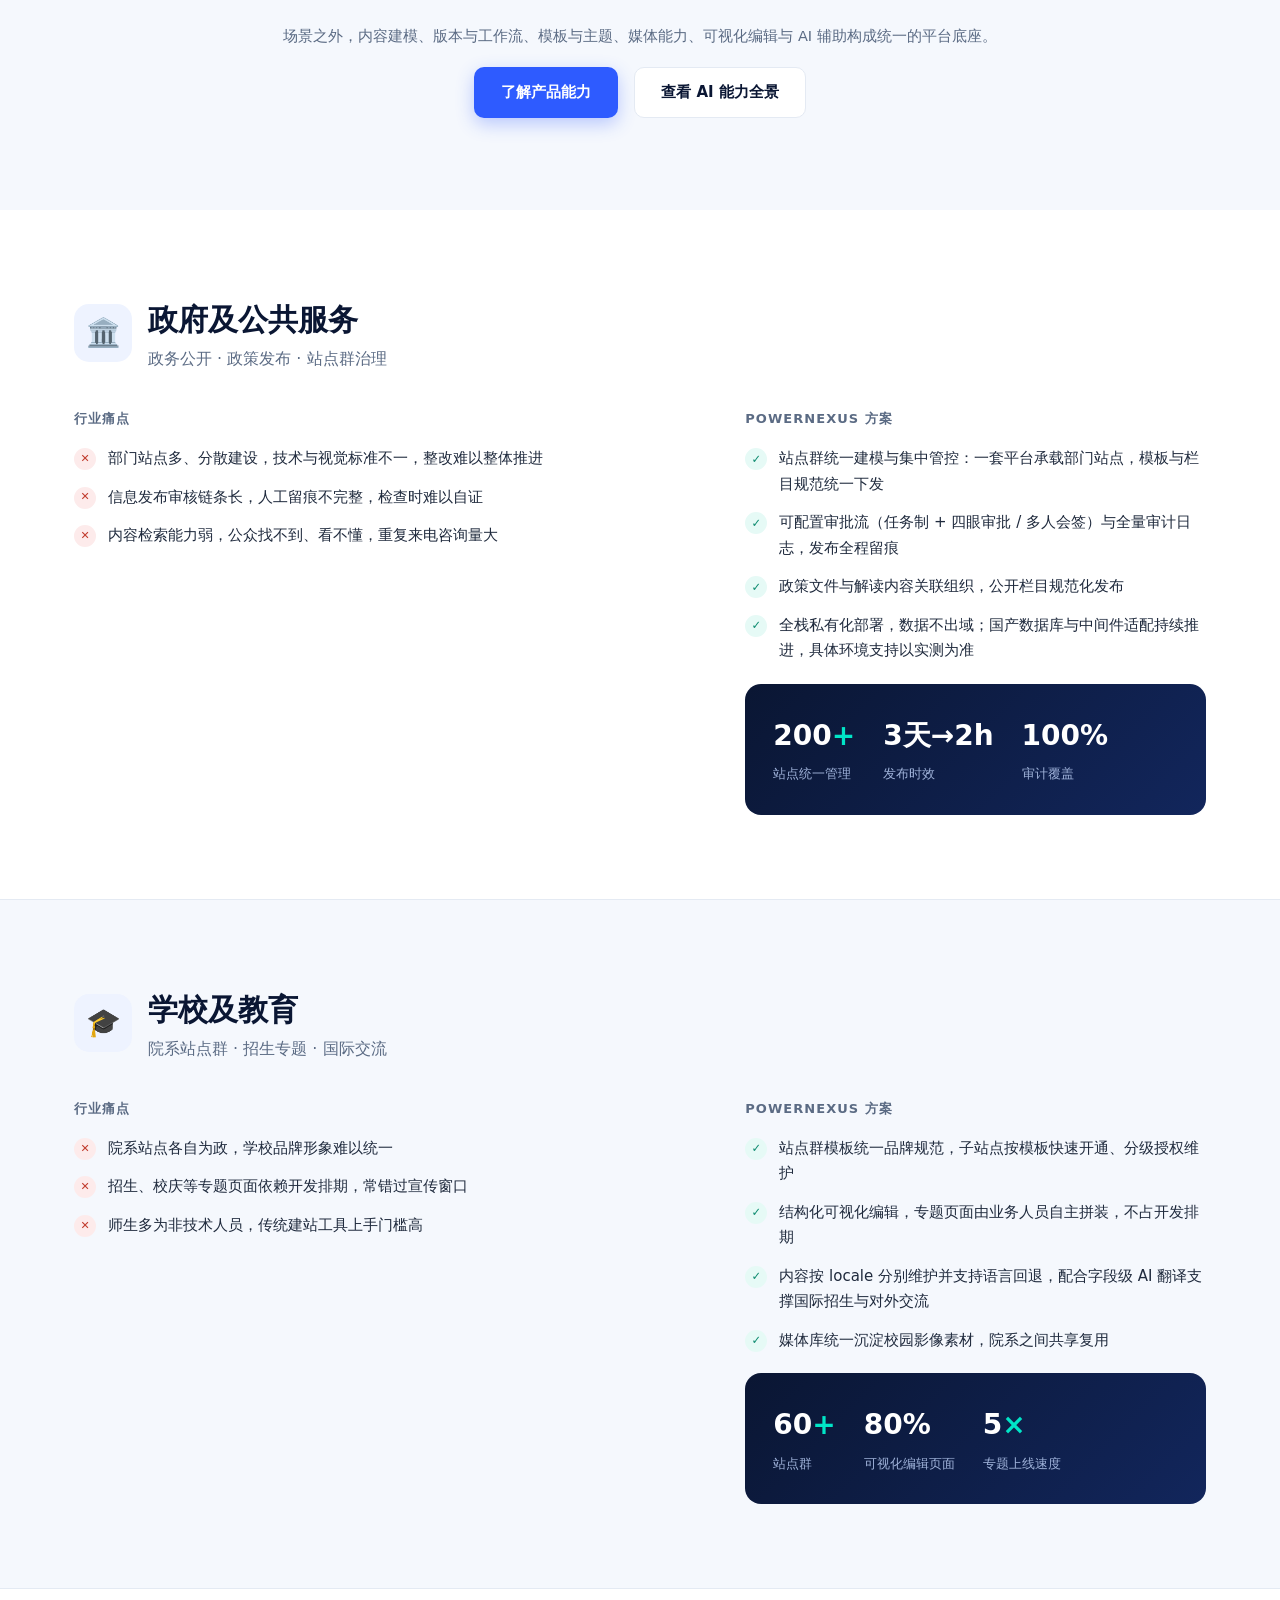
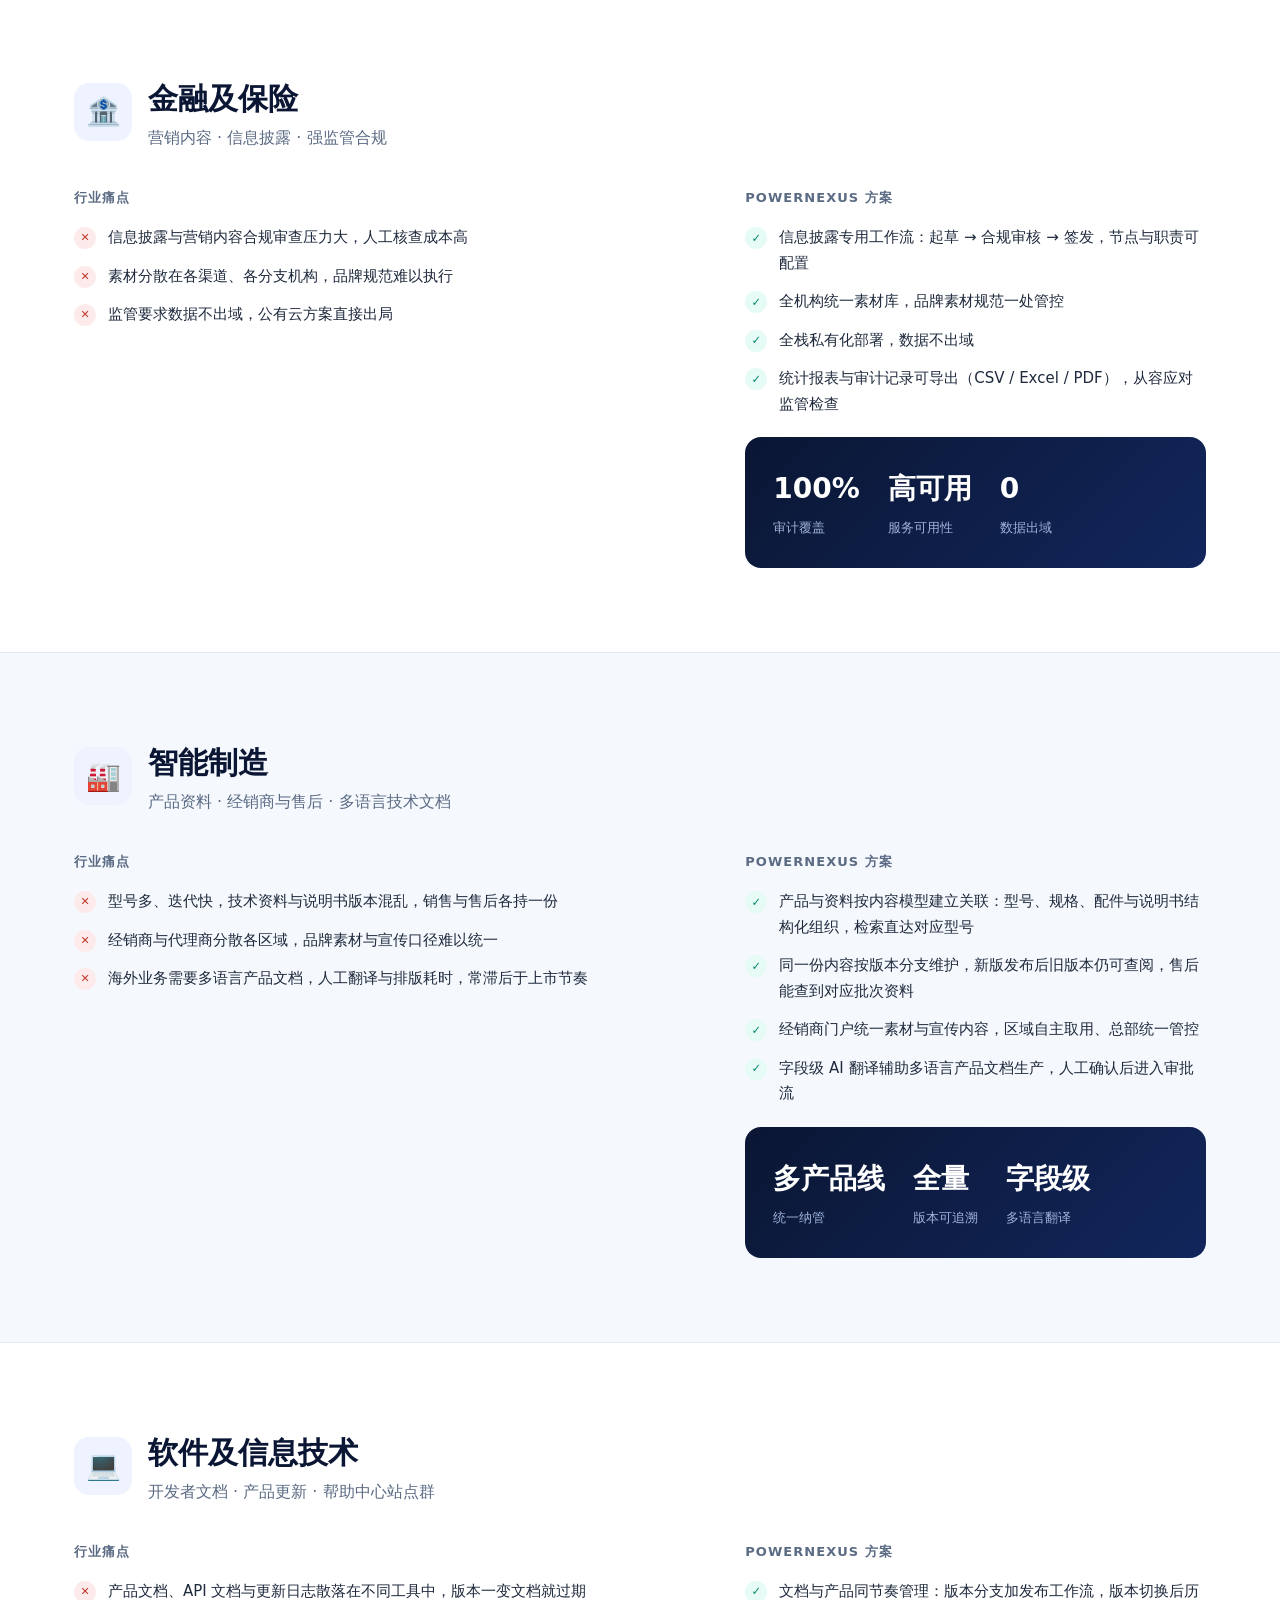
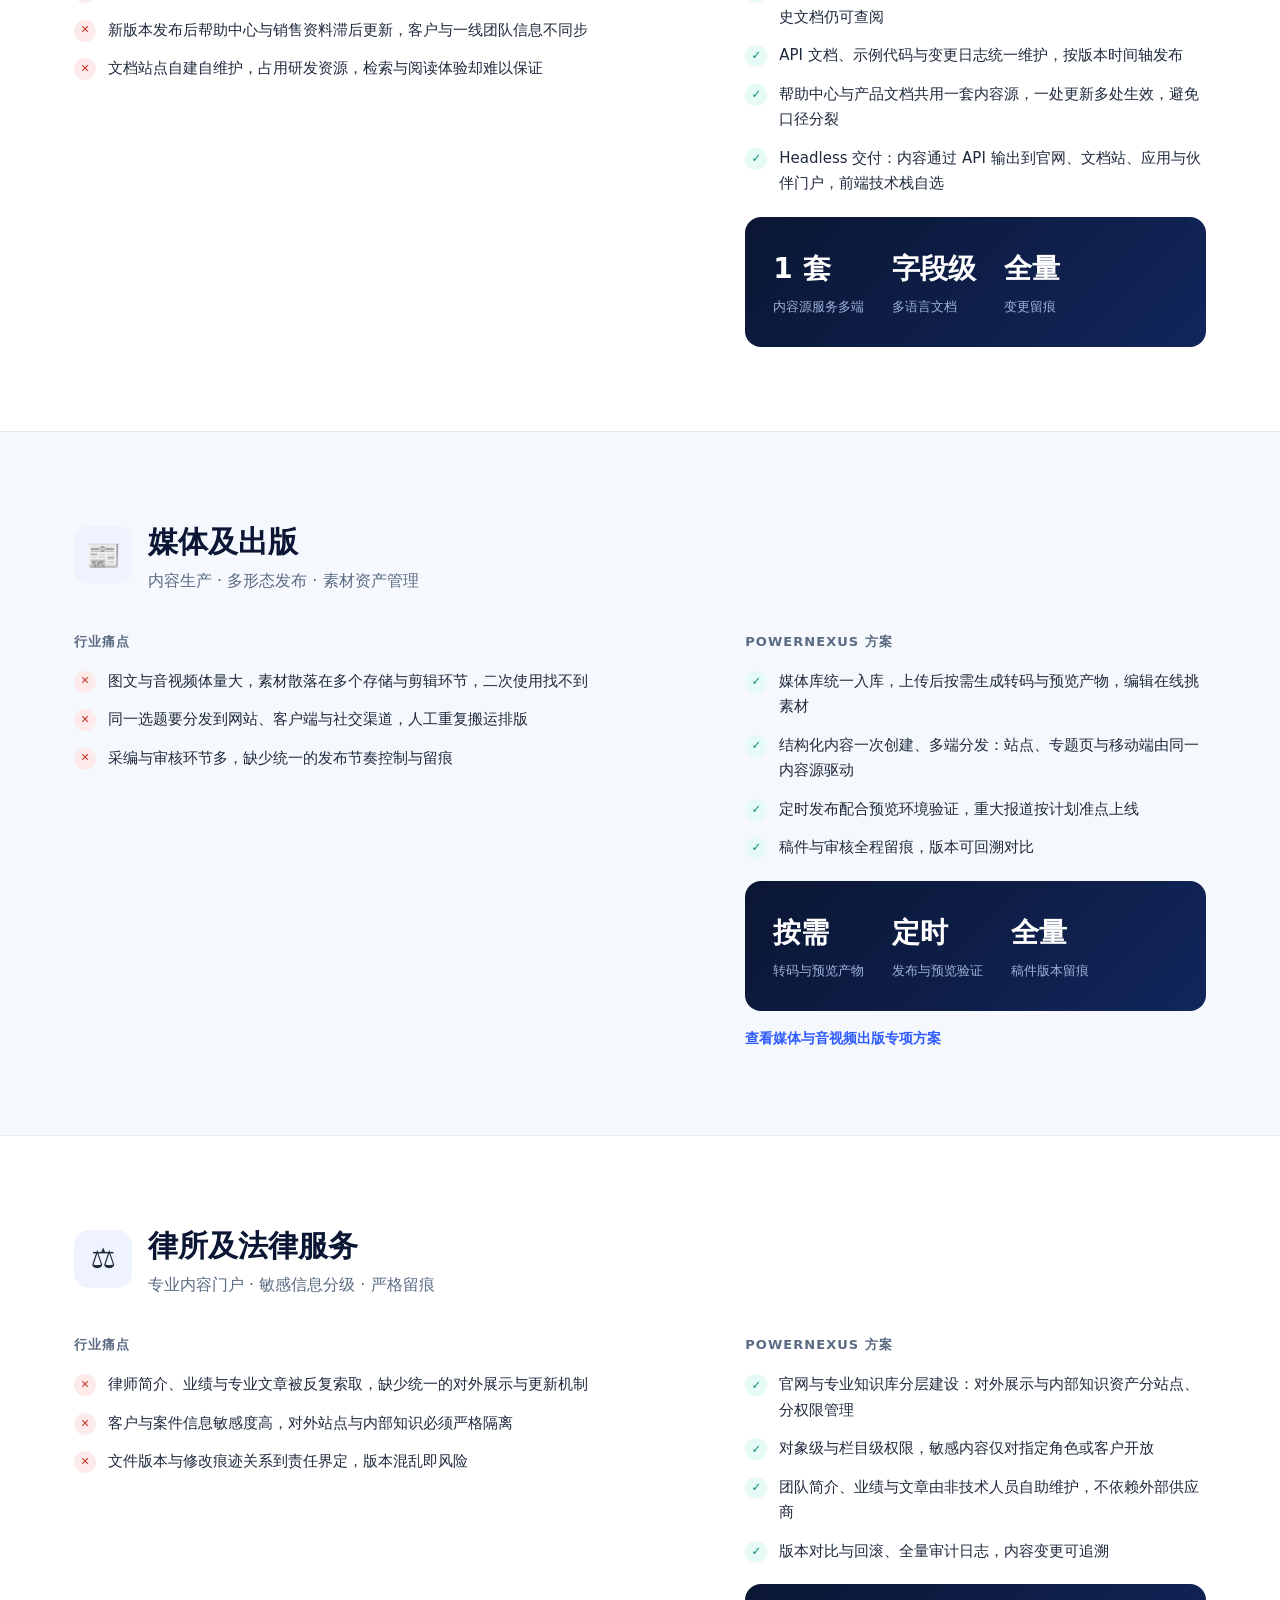
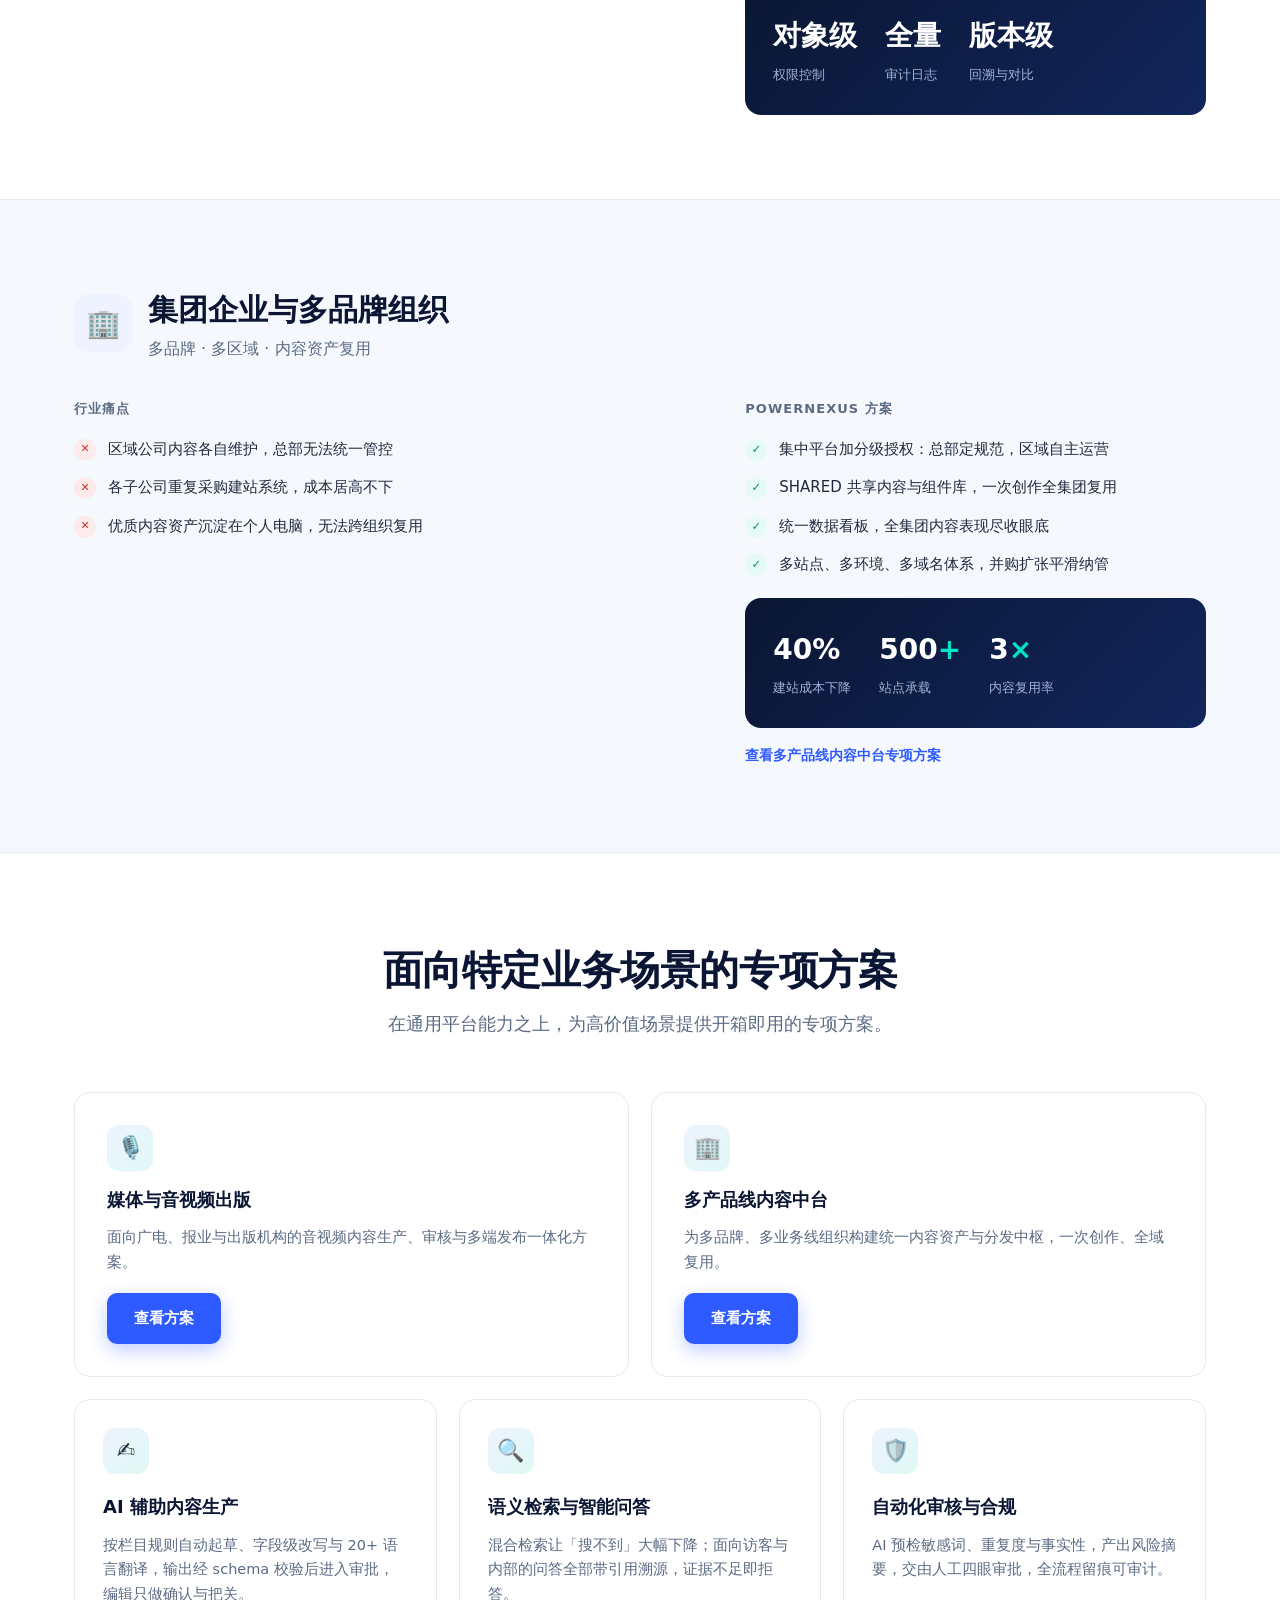
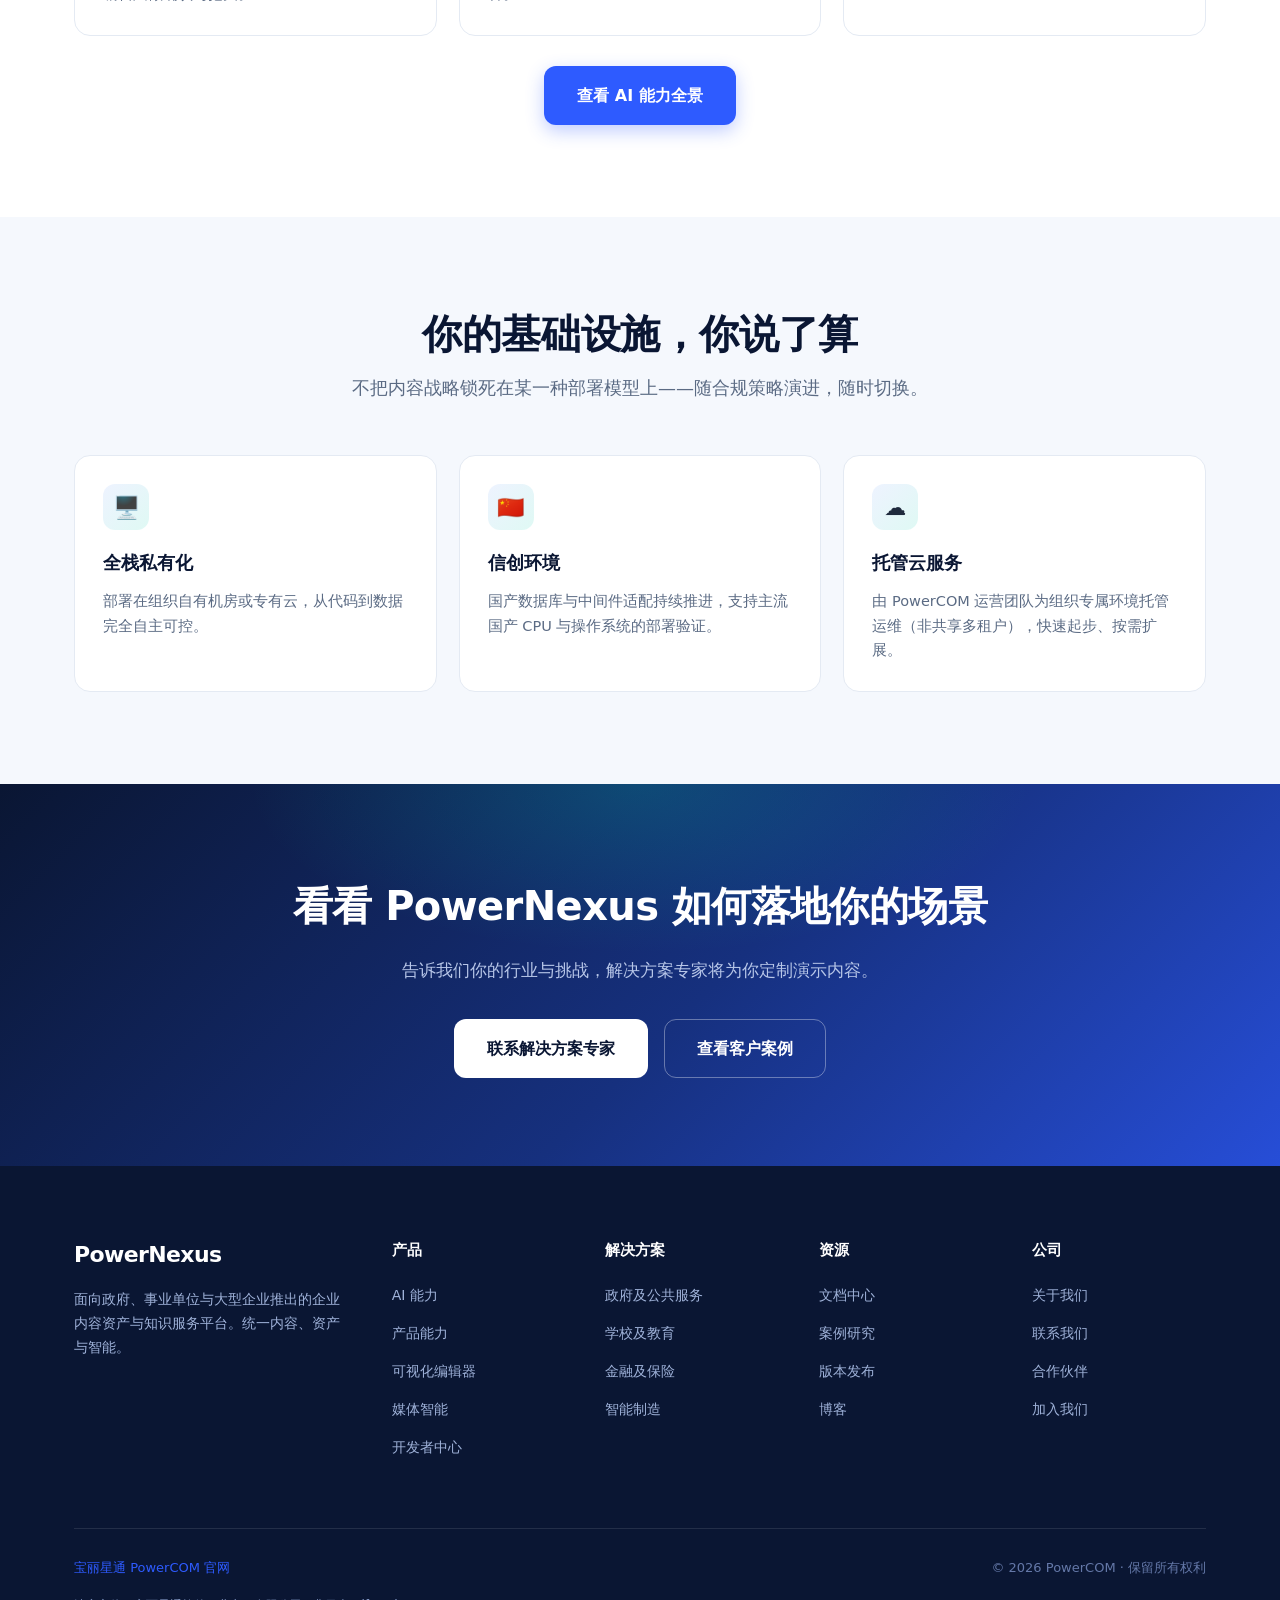
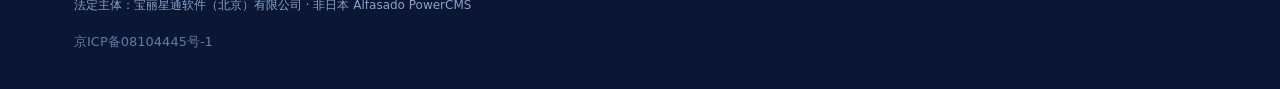
<file: solutions.html>
<!DOCTYPE html>
<html lang="zh-CN">
<head>
  <meta charset="UTF-8">
  <meta name="viewport" content="width=device-width, initial-scale=1.0">
  <title>解决方案与应用场景 — PowerNexus｜宝丽通</title>
  <meta name="description" content="PowerNexus 解决方案：覆盖知识文档与 Wiki、品牌门户与建站、客户服务与社区、电子出版四类应用场景，以及政府及公共服务、学校及教育、金融及保险、智能制造、软件及信息技术、媒体及出版、律所及法律服务等行业方案。">
  <link rel="icon" type="image/svg+xml" href="assets/favicon.svg">
  <link rel="stylesheet" href="css/style.css">
<link rel="canonical" href="https://powernexus.powercom.net.cn/solutions.html">
<meta property="og:url" content="https://powernexus.powercom.net.cn/solutions.html">
<meta name="author" content="宝丽星通软件（北京）有限公司">
<script type="application/ld+json">
{
  "@context": "https://schema.org",
  "@graph": [
    {
      "@type": "Organization",
      "@id": "https://powernexus.powercom.net.cn/#org",
      "name": "POWERCOM 宝丽通",
      "legalName": "宝丽星通软件（北京）有限公司",
      "alternateName": [
        "宝丽通",
        "POWERCOM",
        "PowerCom"
      ],
      "url": "https://www.powercom.net.cn/",
      "disambiguatingDescription": "本实体指北京的宝丽星通软件（北京）有限公司；其 PowerNexus 为 AI 原生企业内容与知识服务基础平台（Enterprise Content & Knowledge Platform），与日本 Alfasado 的 PowerCMS（powercms.jp）无关联。",
      "contactPoint": {
        "@type": "ContactPoint",
        "telephone": "+86-10-62129317",
        "email": "sales@powercom.net.cn",
        "contactType": "sales",
        "areaServed": "CN"
      }
    },
    {
      "@type": "SoftwareApplication",
      "@id": "https://powernexus.powercom.net.cn/#product",
      "name": "PowerNexus",
      "alternateName": [
        "宝丽通 AI 原生企业内容与知识服务基础平台",
        "PowerNexus Enterprise Content & Knowledge Platform",
        "企业内容资产与知识服务平台"
      ],
      "applicationCategory": "BusinessApplication",
      "applicationSubCategory": "Enterprise Content & Knowledge Platform",
      "description": "宝丽通的 AI 原生企业内容与知识服务基础平台（Enterprise Content & Knowledge Platform），支持内容建模、版本治理、模板引擎、可视化编辑、媒体智能、私有化部署、数据不出域与信创环境适配。",
      "disambiguatingDescription": "本产品指北京宝丽星通软件（北京）有限公司的 PowerNexus；与日本 Alfasado 的 PowerCMS（powercms.jp）无关联。",
      "url": "https://powernexus.powercom.net.cn/",
      "publisher": {
        "@id": "https://powernexus.powercom.net.cn/#org"
      }
    },
    {
      "@type": "WebSite",
      "@id": "https://powernexus.powercom.net.cn/#website",
      "url": "https://powernexus.powercom.net.cn/",
      "name": "PowerNexus 产品官网",
      "inLanguage": "zh-CN",
      "publisher": {
        "@id": "https://powernexus.powercom.net.cn/#org"
      }
    },
    {
      "@type": "WebPage",
      "@id": "https://powernexus.powercom.net.cn/solutions.html#webpage",
      "url": "https://powernexus.powercom.net.cn/solutions.html",
      "name": "解决方案与应用场景 — PowerNexus｜宝丽通",
      "inLanguage": "zh-CN",
      "isPartOf": {
        "@id": "https://powernexus.powercom.net.cn/#website"
      },
      "about": {
        "@id": "https://powernexus.powercom.net.cn/#product"
      },
      "publisher": {
        "@id": "https://powernexus.powercom.net.cn/#org"
      }
    }
  ]
}
</script>
</head>
<body>

  <!-- ================= 头部导航 ================= -->
  <header class="header">
    <div class="container nav-wrap">
      <a class="brand" href="index.html" aria-label="PowerNexus 首页">
        <span class="brand-name">PowerNexus</span>
      </a>
      <nav class="nav">
        <a class="nav-link" data-nav="ai" href="ai.html" data-i18n="nav.ai">AI 能力</a>
        <a class="nav-link" data-nav="product" href="product.html" data-i18n="nav.product">产品能力</a>
        <a class="nav-link" data-nav="solutions" href="solutions.html" data-i18n="nav.solutions">解决方案</a>
        <a class="nav-link" data-nav="customers" data-i18n="nav.customers">客户案例</a>
        <a class="nav-link" data-nav="pricing" data-i18n="nav.pricing">价格方案</a>
        <a href="developer.html" class="nav-link" data-i18n="nav.developers">开发者</a>
      </nav>
      <div class="nav-actions">
        <div class="lang-toggle" role="group" aria-label="Language">
          <button type="button" data-lang="zh" class="active">中文</button>
          <button type="button" data-lang="en">EN</button>
        </div>
        <a href="contact.html" class="btn btn-ghost" data-i18n="nav.login">登录</a>
        <a class="btn btn-primary" href="pricing.html" data-i18n="nav.trial">免费试用</a>
        <button class="menu-btn" aria-label="菜单">
          <svg width="20" height="20" viewBox="0 0 20 20" fill="none" stroke="#0A1633" stroke-width="2" stroke-linecap="round"><path d="M3 5h14M3 10h14M3 15h14"/></svg>
        </button>
      </div>
    </div>
    <div class="mobile-nav">
      <a href="ai.html" data-i18n="nav.ai">AI 能力</a>
      <a href="product.html" data-i18n="nav.product">产品能力</a>
      <a href="solutions.html" data-i18n="nav.solutions">解决方案</a>
      <a data-i18n="nav.customers">客户案例</a>
      <a data-i18n="nav.pricing">价格方案</a>
      <a href="developer.html" data-i18n="nav.developers">开发者</a>
      <div class="nav-cta-row">
        <a href="contact.html" class="btn btn-ghost" data-i18n="nav.login">登录</a>
        <a class="btn btn-primary" href="pricing.html" data-i18n="nav.trial">免费试用</a>
      </div>
    </div>
  </header>

  <!-- ================= 页面 Hero ================= -->
  <section class="sol-hero">
    <div class="container">
      <!--<span class="kicker" data-i18n="s.hero.kicker">解决方案</span>-->
      <h1 data-i18n="s.hero.title">从内容场景到行业方案，一套平台全覆盖</h1>
      <p data-i18n="s.hero.sub">PowerNexus 以内容建模、版本治理、模板引擎、媒体能力与可视化编辑为底座：向上覆盖知识文档、品牌门户、客户服务与电子出版四类应用场景，向下贴合政府、教育、金融、制造、软件、媒体与法律服务等行业的合规与运营现实。</p>
    </div>
  </section>

  <!-- ================= 页内锚点导航 ================= -->
  <section class="sol-nav-band">
    <div class="container">
      <nav class="sol-nav" aria-label="页面导航">
        <a class="sn-primary" href="#scenes"><span class="sn-ico">🧩</span><span data-i18n="s.nav.scenes">应用场景</span></a>
        <a href="#ind-gov"><span class="sn-ico">🏛️</span><span data-i18n="s.gov.title">政府及公共服务</span></a>
        <a href="#ind-edu"><span class="sn-ico">🎓</span><span data-i18n="s.edu.title">学校及教育</span></a>
        <a href="#ind-fin"><span class="sn-ico">🏦</span><span data-i18n="s.fin.title">金融及保险</span></a>
        <a href="#ind-mfg"><span class="sn-ico">🏭</span><span data-i18n="s.mfg.title">智能制造</span></a>
        <a href="#ind-soft"><span class="sn-ico">💻</span><span data-i18n="s.soft.title">软件及信息技术</span></a>
        <a href="#ind-media"><span class="sn-ico">📰</span><span data-i18n="s.media.title">媒体及出版</span></a>
        <a href="#ind-law"><span class="sn-ico">⚖️</span><span data-i18n="s.law.title">律所及法律服务</span></a>
        <a href="#ind-grp"><span class="sn-ico">🏢</span><span data-i18n="s.grp.title">集团企业与多品牌组织</span></a>
        <a href="#spec"><span class="sn-ico">📌</span><span data-i18n="s.nav.spec">专项方案</span></a>
        <a href="#deploy"><span class="sn-ico">🖥️</span><span data-i18n="s.nav.dep">部署方式</span></a>
      </nav>
    </div>
  </section>

  <!-- ================= 应用场景：四类内容场景 ================= -->
  <section class="section section-soft" id="scenes">
    <div class="container">
      <div class="section-head center">
        <span class="kicker" data-i18n="s.sc.kicker">应用场景</span>
        <h2 class="section-title" data-i18n="s.sc.title">一个平台，覆盖四类核心内容场景</h2>
        <p class="section-sub" data-i18n="s.sc.sub">从内部知识沉淀到对外品牌传播，同一套内容底座支撑不同形态的站点与门户——内容一次建模，多端多语言分发。</p>
      </div>
      <div class="tabs" data-tab-group="sc">
        <button class="tab active" type="button" data-tab="p1" data-i18n="s.sc.t1">📚 知识文档与 Wiki</button>
        <button class="tab" type="button" data-tab="p2" data-i18n="s.sc.t2">🌐 品牌门户与建站</button>
        <button class="tab" type="button" data-tab="p3" data-i18n="s.sc.t3">💬 客户服务与社区</button>
        <button class="tab" type="button" data-tab="p4" data-i18n="s.sc.t4">📘 电子出版与制作</button>
      </div>
      <div class="tab-panel active" data-panel-group="sc" data-panel="p1">
        <p class="sc-lead" data-i18n="s.sc.l1">把散落在共享盘、邮件与个人电脑里的经验，沉淀为可检索、可授权、可版本追溯的组织知识资产。</p>
        <div class="sc-grid sc-2">
          <div class="sc-card">
            <div class="sc-ico">📖</div>
            <h3 data-i18n="s.sc.kb1t">Wiki 知识库站点</h3>
            <p data-i18n="s.sc.kb1d">用分类法与标签体系组织词条，栏目级权限控制可见范围，全文检索直达答案；内容长期演进式维护，历史版本随时回溯。</p>
            <div class="sc-tags">
              <span data-i18n="s.sc.kb1g1">分类法与标签</span>
              <span data-i18n="s.sc.kb1g2">栏目级权限</span>
              <span data-i18n="s.sc.kb1g3">版本回溯</span>
            </div>
          </div>
          <div class="sc-card">
            <div class="sc-ico">🤖</div>
            <h3 data-i18n="s.sc.kb2t">AI 知识库</h3>
            <p data-i18n="s.sc.kb2d">在知识库之上叠加关键词与语义混合检索、溯源问答：自然语言提问，回答附带引用来源；证据不足时明确拒答，避免编造。</p>
            <div class="sc-tags">
              <span data-i18n="s.sc.kb2g1">混合检索</span>
              <span data-i18n="s.sc.kb2g2">引用溯源</span>
              <span data-i18n="s.sc.kb2g3">证据不足拒答</span>
            </div>
          </div>
          <div class="sc-card">
            <div class="sc-ico">🔌</div>
            <h3 data-i18n="s.sc.kb3t">API 文档</h3>
            <p data-i18n="s.sc.kb3d">接口定义、请求示例、错误码与变更日志在同一站点维护，文档与产品版本按同一发布节奏对齐。</p>
            <div class="sc-tags">
              <span data-i18n="s.sc.kb3g1">代码示例</span>
              <span data-i18n="s.sc.kb3g2">版本对齐</span>
              <span data-i18n="s.sc.kb3g3">变更日志</span>
            </div>
          </div>
          <div class="sc-card">
            <div class="sc-ico">📕</div>
            <h3 data-i18n="s.sc.kb4t">产品手册</h3>
            <p data-i18n="s.sc.kb4d">多产品线、多版本的手册与用户指南：同一份内容按版本分支管理，阅读范围可按客户、渠道或角色划分。</p>
            <div class="sc-tags">
              <span data-i18n="s.sc.kb4g1">多版本分支</span>
              <span data-i18n="s.sc.kb4g2">阅读授权</span>
              <span data-i18n="s.sc.kb4g3">导航目录生成</span>
            </div>
          </div>
        </div>
      </div>
      <div class="tab-panel" data-panel-group="sc" data-panel="p2">
        <p class="sc-lead" data-i18n="s.sc.l2">用同一套内容底座驱动官网、站群与营销页面：品牌规范集中定义，区域与业务线在授权范围内自主运营。</p>
        <div class="sc-grid">
          <div class="sc-card">
            <div class="sc-ico">🏢</div>
            <h3 data-i18n="s.sc.bd1t">品牌官网</h3>
            <p data-i18n="s.sc.bd1d">主站与业务门户统一治理：内容与前端解耦，改版不迁移内容；主题与组件跨站点复用，品牌规范一处生效。</p>
            <div class="sc-tags">
              <span data-i18n="s.sc.bd1g1">前后端解耦</span>
              <span data-i18n="s.sc.bd1g2">主题复用</span>
              <span data-i18n="s.sc.bd1g3">组件库</span>
            </div>
          </div>
          <div class="sc-card">
            <div class="sc-ico">🌍</div>
            <h3 data-i18n="s.sc.bd2t">多语言门户</h3>
            <p data-i18n="s.sc.bd2d">内容按 locale 分别保存与检索，支持语言回退链；同一站点向不同语言受众输出对应版本，字段级 AI 翻译辅助初稿，人工确认后发布。</p>
            <div class="sc-tags">
              <span data-i18n="s.sc.bd2g1">字段级 locale</span>
              <span data-i18n="s.sc.bd2g2">语言回退链</span>
              <span data-i18n="s.sc.bd2g3">多端输出</span>
            </div>
          </div>
          <div class="sc-card">
            <div class="sc-ico">🗂️</div>
            <h3 data-i18n="s.sc.bd3t">资源管理站</h3>
            <p data-i18n="s.sc.bd3d">图片、音视频与文档集中入库，按需生成转码与预览产物；可对外开放指定资源集，供渠道与媒体直接取用。</p>
            <div class="sc-tags">
              <span data-i18n="s.sc.bd3g1">媒体库</span>
              <span data-i18n="s.sc.bd3g2">转码产物</span>
              <span data-i18n="s.sc.bd3g3">资源授权</span>
            </div>
          </div>
          <div class="sc-card">
            <div class="sc-ico">✍️</div>
            <h3 data-i18n="s.sc.bd4t">团队博客</h3>
            <p data-i18n="s.sc.bd4d">企业资讯与团队博客：多人协作编辑、草稿在预览环境验证，发布支持定时上线。</p>
            <div class="sc-tags">
              <span data-i18n="s.sc.bd4g1">协作编辑</span>
              <span data-i18n="s.sc.bd4g2">预览环境</span>
              <span data-i18n="s.sc.bd4g3">定时发布</span>
            </div>
          </div>
          <div class="sc-card">
            <div class="sc-ico">🎯</div>
            <h3 data-i18n="s.sc.bd5t">营销落地页</h3>
            <p data-i18n="s.sc.bd5d">活动与推广页用模板加结构化组件拼装，独立域名与多环境验证，活动结束按计划下线。</p>
            <div class="sc-tags">
              <span data-i18n="s.sc.bd5g1">低代码拼装</span>
              <span data-i18n="s.sc.bd5g2">多环境验证</span>
              <span data-i18n="s.sc.bd5g3">独立域名</span>
            </div>
          </div>
        </div>
      </div>
      <div class="tab-panel" data-panel-group="sc" data-panel="p3">
        <p class="sc-lead" data-i18n="s.sc.l3">把重复咨询转化为自助服务：知识、社区与教程在同一平台交付，客服与运营团队无需研发介入即可维护。</p>
        <div class="sc-grid sc-2">
          <div class="sc-card">
            <div class="sc-ico">🆘</div>
            <h3 data-i18n="s.sc.sv1t">在线帮助中心</h3>
            <p data-i18n="s.sc.sv1d">对外 FAQ、图文教程与视频指南：问题按场景分类，全文检索直达答案，热点内容可置顶推荐。</p>
            <div class="sc-tags">
              <span data-i18n="s.sc.sv1g1">FAQ 结构化</span>
              <span data-i18n="s.sc.sv1g2">全文检索</span>
              <span data-i18n="s.sc.sv1g3">视频指南</span>
            </div>
          </div>
          <div class="sc-card">
            <div class="sc-ico">🎧</div>
            <h3 data-i18n="s.sc.sv2t">客服知识库</h3>
            <p data-i18n="s.sc.sv2d">话术库与标准答复同对外帮助内容同源维护，避免两套口径；内部可见范围按角色与团队划分。</p>
            <div class="sc-tags">
              <span data-i18n="s.sc.sv2g1">同源维护</span>
              <span data-i18n="s.sc.sv2g2">角色权限</span>
              <span data-i18n="s.sc.sv2g3">口径一致</span>
            </div>
          </div>
          <div class="sc-card">
            <div class="sc-ico">🤝</div>
            <h3 data-i18n="s.sc.sv3t">客户问答社区</h3>
            <p data-i18n="s.sc.sv3d">客户提问、讨论与反馈社区：评论与投稿可经审核与敏感词预检，优质问答沉淀为知识条目。</p>
            <div class="sc-tags">
              <span data-i18n="s.sc.sv3g1">投稿审核</span>
              <span data-i18n="s.sc.sv3g2">敏感词预检</span>
              <span data-i18n="s.sc.sv3g3">问答沉淀</span>
            </div>
          </div>
          <div class="sc-card">
            <div class="sc-ico">🎓</div>
            <h3 data-i18n="s.sc.sv4t">在线学习平台</h3>
            <p data-i18n="s.sc.sv4d">课程与培训内容统一管理，按角色或组织分配学习范围，内容访问情况可通过统计跟踪。</p>
            <div class="sc-tags">
              <span data-i18n="s.sc.sv4g1">课程内容</span>
              <span data-i18n="s.sc.sv4g2">角色授权</span>
              <span data-i18n="s.sc.sv4g3">访问统计</span>
            </div>
          </div>
        </div>
      </div>
      <div class="tab-panel" data-panel-group="sc" data-panel="p4">
        <p class="sc-lead" data-i18n="s.sc.l4">让内容从网页延伸到可交付的出版物：结构化内容一次加工，输出方案书、白皮书与电子刊物。</p>
        <div class="sc-grid sc-2">
          <div class="sc-card">
            <div class="sc-ico">📄</div>
            <h3 data-i18n="s.sc.pb1t">在线方案书</h3>
            <p data-i18n="s.sc.pb1d">章节化的方案内容在线协作编写，复用章节库快速组合成文；面向不同客户的版本独立保存、可追溯。</p>
            <div class="sc-tags">
              <span data-i18n="s.sc.pb1g1">章节化协作</span>
              <span data-i18n="s.sc.pb1g2">章节复用</span>
              <span data-i18n="s.sc.pb1g3">版本可控</span>
            </div>
          </div>
          <div class="sc-card">
            <div class="sc-ico">📚</div>
            <h3 data-i18n="s.sc.pb2t">数字出版</h3>
            <p data-i18n="s.sc.pb2d">白皮书、电子书与内部刊物：长文档按结构建模，内容与版式模板分离，同一份内容输出网页版与打印版式。</p>
            <div class="sc-tags">
              <span data-i18n="s.sc.pb2g1">长文档建模</span>
              <span data-i18n="s.sc.pb2g2">模板分离</span>
              <span data-i18n="s.sc.pb2g3">多版式输出</span>
            </div>
          </div>
        </div>
      </div>
      <div class="sc-foot">
        <p class="sc-foot-tip" data-i18n="s.sc.foot">场景之外，内容建模、版本与工作流、模板与主题、媒体能力、可视化编辑与 AI 辅助构成统一的平台底座。</p>
        <div class="hero-cta">
          <a class="btn btn-primary" href="product.html" data-i18n="s.sc.f1">了解产品能力</a>
          <a class="btn btn-ghost" href="ai.html" data-i18n="s.sc.f2">查看 AI 能力全景</a>
        </div>
      </div>
    </div>
  </section>

  <!-- ================= 行业：政府及公共服务 ================= -->
  <section class="ind-section" id="ind-gov">
    <div class="container">
      <div class="ind-head">
        <div class="ind-ico-lg">🏛️</div>
        <div>
          <h2 data-i18n="s.gov.title">政府及公共服务</h2>
          <p style="color:var(--muted);" data-i18n="s.gov.tag">政务公开 · 政策发布 · 站点群治理</p>
        </div>
      </div>
      <div class="ind-grid">
        <div>
          <div class="block-label" data-i18n="s.painLabel">行业痛点</div>
          <ul class="pain-list">
            <li data-i18n="s.gov.p1">部门站点多、分散建设，技术与视觉标准不一，整改难以整体推进</li>
            <li data-i18n="s.gov.p2">信息发布审核链条长，人工留痕不完整，检查时难以自证</li>
            <li data-i18n="s.gov.p3">内容检索能力弱，公众找不到、看不懂，重复来电咨询量大</li>
          </ul>
        </div>
        <div>
          <div class="block-label" data-i18n="s.gainLabel">PowerNexus 方案</div>
          <ul class="gain-list">
            <li data-i18n="s.gov.g1">站点群统一建模与集中管控：一套平台承载部门站点，模板与栏目规范统一下发</li>
            <li data-i18n="s.gov.g2">可配置审批流（任务制 + 四眼审批 / 多人会签）与全量审计日志，发布全程留痕</li>
            <li data-i18n="s.gov.g3">政策文件与解读内容关联组织，公开栏目规范化发布</li>
            <li data-i18n="s.gov.g4">全栈私有化部署，数据不出域；国产数据库与中间件适配持续推进，具体环境支持以实测为准</li>
          </ul>
          <div class="ind-result">
            <div class="rmetric">
              <div><b>200<em>+</em></b><span data-i18n="s.gov.m1s">站点统一管理</span></div>
              <div><b data-i18n="s.gov.m2b">3天→2h</b><span data-i18n="s.gov.m2s">发布时效</span></div>
              <div><b>100%</b><span data-i18n="s.gov.m3s">审计覆盖</span></div>
            </div>
          </div>
        </div>
      </div>
    </div>
  </section>

  <!-- ================= 行业：学校及教育 ================= -->
  <section class="ind-section alt" id="ind-edu">
    <div class="container">
      <div class="ind-head">
        <div class="ind-ico-lg">🎓</div>
        <div>
          <h2 data-i18n="s.edu.title">学校及教育</h2>
          <p style="color:var(--muted);" data-i18n="s.edu.tag">院系站点群 · 招生专题 · 国际交流</p>
        </div>
      </div>
      <div class="ind-grid">
        <div>
          <div class="block-label" data-i18n="s.painLabel">行业痛点</div>
          <ul class="pain-list">
            <li data-i18n="s.edu.p1">院系站点各自为政，学校品牌形象难以统一</li>
            <li data-i18n="s.edu.p2">招生、校庆等专题页面依赖开发排期，常错过宣传窗口</li>
            <li data-i18n="s.edu.p3">师生多为非技术人员，传统建站工具上手门槛高</li>
          </ul>
        </div>
        <div>
          <div class="block-label" data-i18n="s.gainLabel">PowerNexus 方案</div>
          <ul class="gain-list">
            <li data-i18n="s.edu.g1">站点群模板统一品牌规范，子站点按模板快速开通、分级授权维护</li>
            <li data-i18n="s.edu.g2">结构化可视化编辑，专题页面由业务人员自主拼装，不占开发排期</li>
            <li data-i18n="s.edu.g3">内容按 locale 分别维护并支持语言回退，配合字段级 AI 翻译支撑国际招生与对外交流</li>
            <li data-i18n="s.edu.g4">媒体库统一沉淀校园影像素材，院系之间共享复用</li>
          </ul>
          <div class="ind-result">
            <div class="rmetric">
              <div><b>60<em>+</em></b><span data-i18n="s.edu.m1s">站点群</span></div>
              <div><b>80%</b><span data-i18n="s.edu.m2s">可视化编辑页面</span></div>
              <div><b>5<em>×</em></b><span data-i18n="s.edu.m3s">专题上线速度</span></div>
            </div>
          </div>
        </div>
      </div>
    </div>
  </section>

  <!-- ================= 行业：金融及保险 ================= -->
  <section class="ind-section" id="ind-fin">
    <div class="container">
      <div class="ind-head">
        <div class="ind-ico-lg">🏦</div>
        <div>
          <h2 data-i18n="s.fin.title">金融及保险</h2>
          <p style="color:var(--muted);" data-i18n="s.fin.tag">营销内容 · 信息披露 · 强监管合规</p>
        </div>
      </div>
      <div class="ind-grid">
        <div>
          <div class="block-label" data-i18n="s.painLabel">行业痛点</div>
          <ul class="pain-list">
            <li data-i18n="s.fin.p1">信息披露与营销内容合规审查压力大，人工核查成本高</li>
            <li data-i18n="s.fin.p2">素材分散在各渠道、各分支机构，品牌规范难以执行</li>
            <li data-i18n="s.fin.p3">监管要求数据不出域，公有云方案直接出局</li>
          </ul>
        </div>
        <div>
          <div class="block-label" data-i18n="s.gainLabel">PowerNexus 方案</div>
          <ul class="gain-list">
            <li data-i18n="s.fin.g1">信息披露专用工作流：起草 → 合规审核 → 签发，节点与职责可配置</li>
            <li data-i18n="s.fin.g2">全机构统一素材库，品牌素材规范一处管控</li>
            <li data-i18n="s.fin.g3">全栈私有化部署，数据不出域</li>
            <li data-i18n="s.fin.g4">统计报表与审计记录可导出（CSV / Excel / PDF），从容应对监管检查</li>
          </ul>
          <div class="ind-result">
            <div class="rmetric">
              <div><b>100%</b><span data-i18n="s.fin.m1s">审计覆盖</span></div>
              <div><b data-i18n="s.fin.m2b">高可用</b><span data-i18n="s.fin.m2s">服务可用性</span></div>
              <div><b>0</b><span data-i18n="s.fin.m3s">数据出域</span></div>
            </div>
          </div>
        </div>
      </div>
    </div>
  </section>

  <!-- ================= 行业：智能制造 ================= -->
  <section class="ind-section alt" id="ind-mfg">
    <div class="container">
      <div class="ind-head">
        <div class="ind-ico-lg">🏭</div>
        <div>
          <h2 data-i18n="s.mfg.title">智能制造</h2>
          <p style="color:var(--muted);" data-i18n="s.mfg.tag">产品资料 · 经销商与售后 · 多语言技术文档</p>
        </div>
      </div>
      <div class="ind-grid">
        <div>
          <div class="block-label" data-i18n="s.painLabel">行业痛点</div>
          <ul class="pain-list">
            <li data-i18n="s.mfg.p1">型号多、迭代快，技术资料与说明书版本混乱，销售与售后各持一份</li>
            <li data-i18n="s.mfg.p2">经销商与代理商分散各区域，品牌素材与宣传口径难以统一</li>
            <li data-i18n="s.mfg.p3">海外业务需要多语言产品文档，人工翻译与排版耗时，常滞后于上市节奏</li>
          </ul>
        </div>
        <div>
          <div class="block-label" data-i18n="s.gainLabel">PowerNexus 方案</div>
          <ul class="gain-list">
            <li data-i18n="s.mfg.g1">产品与资料按内容模型建立关联：型号、规格、配件与说明书结构化组织，检索直达对应型号</li>
            <li data-i18n="s.mfg.g2">同一份内容按版本分支维护，新版发布后旧版本仍可查阅，售后能查到对应批次资料</li>
            <li data-i18n="s.mfg.g3">经销商门户统一素材与宣传内容，区域自主取用、总部统一管控</li>
            <li data-i18n="s.mfg.g4">字段级 AI 翻译辅助多语言产品文档生产，人工确认后进入审批流</li>
          </ul>
          <div class="ind-result">
            <div class="rmetric">
              <div><b data-i18n="s.mfg.m1b">多产品线</b><span data-i18n="s.mfg.m1s">统一纳管</span></div>
              <div><b data-i18n="s.mfg.m2b">全量</b><span data-i18n="s.mfg.m2s">版本可追溯</span></div>
              <div><b data-i18n="s.mfg.m3b">字段级</b><span data-i18n="s.mfg.m3s">多语言翻译</span></div>
            </div>
          </div>
        </div>
      </div>
    </div>
  </section>

  <!-- ================= 行业：软件及信息技术 ================= -->
  <section class="ind-section" id="ind-soft">
    <div class="container">
      <div class="ind-head">
        <div class="ind-ico-lg">💻</div>
        <div>
          <h2 data-i18n="s.soft.title">软件及信息技术</h2>
          <p style="color:var(--muted);" data-i18n="s.soft.tag">开发者文档 · 产品更新 · 帮助中心站点群</p>
        </div>
      </div>
      <div class="ind-grid">
        <div>
          <div class="block-label" data-i18n="s.painLabel">行业痛点</div>
          <ul class="pain-list">
            <li data-i18n="s.soft.p1">产品文档、API 文档与更新日志散落在不同工具中，版本一变文档就过期</li>
            <li data-i18n="s.soft.p2">新版本发布后帮助中心与销售资料滞后更新，客户与一线团队信息不同步</li>
            <li data-i18n="s.soft.p3">文档站点自建自维护，占用研发资源，检索与阅读体验却难以保证</li>
          </ul>
        </div>
        <div>
          <div class="block-label" data-i18n="s.gainLabel">PowerNexus 方案</div>
          <ul class="gain-list">
            <li data-i18n="s.soft.g1">文档与产品同节奏管理：版本分支加发布工作流，版本切换后历史文档仍可查阅</li>
            <li data-i18n="s.soft.g2">API 文档、示例代码与变更日志统一维护，按版本时间轴发布</li>
            <li data-i18n="s.soft.g3">帮助中心与产品文档共用一套内容源，一处更新多处生效，避免口径分裂</li>
            <li data-i18n="s.soft.g4">Headless 交付：内容通过 API 输出到官网、文档站、应用与伙伴门户，前端技术栈自选</li>
          </ul>
          <div class="ind-result">
            <div class="rmetric">
              <div><b data-i18n="s.soft.m1b">1 套</b><span data-i18n="s.soft.m1s">内容源服务多端</span></div>
              <div><b data-i18n="s.soft.m2b">字段级</b><span data-i18n="s.soft.m2s">多语言文档</span></div>
              <div><b data-i18n="s.soft.m3b">全量</b><span data-i18n="s.soft.m3s">变更留痕</span></div>
            </div>
          </div>
        </div>
      </div>
    </div>
  </section>

  <!-- ================= 行业：媒体及出版 ================= -->
  <section class="ind-section alt" id="ind-media">
    <div class="container">
      <div class="ind-head">
        <div class="ind-ico-lg">📰</div>
        <div>
          <h2 data-i18n="s.media.title">媒体及出版</h2>
          <p style="color:var(--muted);" data-i18n="s.media.tag">内容生产 · 多形态发布 · 素材资产管理</p>
        </div>
      </div>
      <div class="ind-grid">
        <div>
          <div class="block-label" data-i18n="s.painLabel">行业痛点</div>
          <ul class="pain-list">
            <li data-i18n="s.media.p1">图文与音视频体量大，素材散落在多个存储与剪辑环节，二次使用找不到</li>
            <li data-i18n="s.media.p2">同一选题要分发到网站、客户端与社交渠道，人工重复搬运排版</li>
            <li data-i18n="s.media.p3">采编与审核环节多，缺少统一的发布节奏控制与留痕</li>
          </ul>
        </div>
        <div>
          <div class="block-label" data-i18n="s.gainLabel">PowerNexus 方案</div>
          <ul class="gain-list">
            <li data-i18n="s.media.g1">媒体库统一入库，上传后按需生成转码与预览产物，编辑在线挑素材</li>
            <li data-i18n="s.media.g2">结构化内容一次创建、多端分发：站点、专题页与移动端由同一内容源驱动</li>
            <li data-i18n="s.media.g3">定时发布配合预览环境验证，重大报道按计划准点上线</li>
            <li data-i18n="s.media.g4">稿件与审核全程留痕，版本可回溯对比</li>
          </ul>
          <div class="ind-result">
            <div class="rmetric">
              <div><b data-i18n="s.media.m1b">按需</b><span data-i18n="s.media.m1s">转码与预览产物</span></div>
              <div><b data-i18n="s.media.m2b">定时</b><span data-i18n="s.media.m2s">发布与预览验证</span></div>
              <div><b data-i18n="s.media.m3b">全量</b><span data-i18n="s.media.m3s">稿件版本留痕</span></div>
            </div>
          </div>
          <div class="ind-links">
            <a href="solutions-media.html" data-i18n="s.media.link1">查看媒体与音视频出版专项方案</a>
          </div>
        </div>
      </div>
    </div>
  </section>

  <!-- ================= 行业：律所及法律服务 ================= -->
  <section class="ind-section" id="ind-law">
    <div class="container">
      <div class="ind-head">
        <div class="ind-ico-lg">⚖️</div>
        <div>
          <h2 data-i18n="s.law.title">律所及法律服务</h2>
          <p style="color:var(--muted);" data-i18n="s.law.tag">专业内容门户 · 敏感信息分级 · 严格留痕</p>
        </div>
      </div>
      <div class="ind-grid">
        <div>
          <div class="block-label" data-i18n="s.painLabel">行业痛点</div>
          <ul class="pain-list">
            <li data-i18n="s.law.p1">律师简介、业绩与专业文章被反复索取，缺少统一的对外展示与更新机制</li>
            <li data-i18n="s.law.p2">客户与案件信息敏感度高，对外站点与内部知识必须严格隔离</li>
            <li data-i18n="s.law.p3">文件版本与修改痕迹关系到责任界定，版本混乱即风险</li>
          </ul>
        </div>
        <div>
          <div class="block-label" data-i18n="s.gainLabel">PowerNexus 方案</div>
          <ul class="gain-list">
            <li data-i18n="s.law.g1">官网与专业知识库分层建设：对外展示与内部知识资产分站点、分权限管理</li>
            <li data-i18n="s.law.g2">对象级与栏目级权限，敏感内容仅对指定角色或客户开放</li>
            <li data-i18n="s.law.g3">团队简介、业绩与文章由非技术人员自助维护，不依赖外部供应商</li>
            <li data-i18n="s.law.g4">版本对比与回滚、全量审计日志，内容变更可追溯</li>
          </ul>
          <div class="ind-result">
            <div class="rmetric">
              <div><b data-i18n="s.law.m1b">对象级</b><span data-i18n="s.law.m1s">权限控制</span></div>
              <div><b data-i18n="s.law.m2b">全量</b><span data-i18n="s.law.m2s">审计日志</span></div>
              <div><b data-i18n="s.law.m3b">版本级</b><span data-i18n="s.law.m3s">回溯与对比</span></div>
            </div>
          </div>
        </div>
      </div>
    </div>
  </section>

  <!-- ================= 行业：集团企业与多品牌组织 ================= -->
  <section class="ind-section alt" id="ind-grp">
    <div class="container">
      <div class="ind-head">
        <div class="ind-ico-lg">🏢</div>
        <div>
          <h2 data-i18n="s.grp.title">集团企业与多品牌组织</h2>
          <p style="color:var(--muted);" data-i18n="s.grp.tag">多品牌 · 多区域 · 内容资产复用</p>
        </div>
      </div>
      <div class="ind-grid">
        <div>
          <div class="block-label" data-i18n="s.painLabel">行业痛点</div>
          <ul class="pain-list">
            <li data-i18n="s.grp.p1">区域公司内容各自维护，总部无法统一管控</li>
            <li data-i18n="s.grp.p2">各子公司重复采购建站系统，成本居高不下</li>
            <li data-i18n="s.grp.p3">优质内容资产沉淀在个人电脑，无法跨组织复用</li>
          </ul>
        </div>
        <div>
          <div class="block-label" data-i18n="s.gainLabel">PowerNexus 方案</div>
          <ul class="gain-list">
            <li data-i18n="s.grp.g1">集中平台加分级授权：总部定规范，区域自主运营</li>
            <li data-i18n="s.grp.g2">SHARED 共享内容与组件库，一次创作全集团复用</li>
            <li data-i18n="s.grp.g3">统一数据看板，全集团内容表现尽收眼底</li>
            <li data-i18n="s.grp.g4">多站点、多环境、多域名体系，并购扩张平滑纳管</li>
          </ul>
          <div class="ind-result">
            <div class="rmetric">
              <div><b>40%</b><span data-i18n="s.grp.m1s">建站成本下降</span></div>
              <div><b>500<em>+</em></b><span data-i18n="s.grp.m2s">站点承载</span></div>
              <div><b>3<em>×</em></b><span data-i18n="s.grp.m3s">内容复用率</span></div>
            </div>
          </div>
          <div class="ind-links">
            <a href="solutions-hub.html" data-i18n="s.grp.link1">查看多产品线内容中台专项方案</a>
          </div>
        </div>
      </div>
    </div>
  </section>
  <!-- ================= 专项方案 ================= -->
  <section class="section" id="spec">
    <div class="container">
      <div class="section-head center">
        <!--<span class="kicker" data-i18n="ss.kicker">专项方案</span>-->
        <h2 class="section-title" data-i18n="ss.title">面向特定业务场景的专项方案</h2>
        <p class="section-sub" data-i18n="ss.sub">在通用平台能力之上，为高价值场景提供开箱即用的专项方案。</p>
      </div>
      <div class="grid grid-2">
        <div class="card" style="padding:32px;">
          <div class="icon-tile" style="margin-bottom:14px;">🎙️</div>
          <h3 style="margin-bottom:10px;" data-i18n="ss.c1t">媒体与音视频出版</h3>
          <p style="color:var(--muted);margin-bottom:18px;" data-i18n="ss.c1d">面向广电、报业与出版机构的音视频内容生产、审核与多端发布一体化方案。</p>
          <a href="solutions-media.html" class="btn btn-primary" data-i18n="ss.c1a">查看方案</a>
        </div>
        <div class="card" style="padding:32px;">
          <div class="icon-tile" style="margin-bottom:14px;">🏢</div>
          <h3 style="margin-bottom:10px;" data-i18n="ss.c2t">多产品线内容中台</h3>
          <p style="color:var(--muted);margin-bottom:18px;" data-i18n="ss.c2d">为多品牌、多业务线组织构建统一内容资产与分发中枢，一次创作、全域复用。</p>
          <a href="solutions-hub.html" class="btn btn-primary" data-i18n="ss.c2a">查看方案</a>
        </div>
      </div>
      <div class="grid grid-3" style="margin-top:22px;">
        <div class="card">
          <div class="icon-tile">✍️</div>
          <h3 data-i18n="ss.ai.c1t">AI 辅助内容生产</h3>
          <p data-i18n="ss.ai.c1d">按栏目规则自动起草、字段级改写与 20+ 语言翻译，输出经 schema 校验后进入审批，编辑只做确认与把关。</p>
        </div>
        <div class="card">
          <div class="icon-tile">🔍</div>
          <h3 data-i18n="ss.ai.c2t">语义检索与智能问答</h3>
          <p data-i18n="ss.ai.c2d">混合检索让「搜不到」大幅下降；面向访客与内部的问答全部带引用溯源，证据不足即拒答。</p>
        </div>
        <div class="card">
          <div class="icon-tile">🛡️</div>
          <h3 data-i18n="ss.ai.c3t">自动化审核与合规</h3>
          <p data-i18n="ss.ai.c3d">AI 预检敏感词、重复度与事实性，产出风险摘要，交由人工四眼审批，全流程留痕可审计。</p>
        </div>
      </div>
      <div style="text-align:center;margin-top:30px;">
        <a class="btn btn-primary btn-lg" href="ai.html" data-i18n="h.ai.cta1">查看 AI 能力全景</a>
      </div>
    </div>
  </section>

  <!-- ================= 部署方式 ================= -->
  <section class="section section-soft" id="deploy">
    <div class="container">
      <div class="section-head center">
        <!--<span class="kicker" data-i18n="s.dep.kicker">部署方式</span>-->
        <h2 class="section-title" data-i18n="s.dep.title">你的基础设施，你说了算</h2>
        <p class="section-sub" data-i18n="s.dep.sub">不把内容战略锁死在某一种部署模型上——随合规策略演进，随时切换。</p>
      </div>
      <div class="grid grid-3">
        <div class="card reveal">
          <div class="icon-tile">🖥️</div>
          <h3 data-i18n="s.dep.1t">全栈私有化</h3>
          <p data-i18n="s.dep.1d">部署在组织自有机房或专有云，从代码到数据完全自主可控。</p>
        </div>
        <div class="card reveal">
          <div class="icon-tile">🇨🇳</div>
          <h3 data-i18n="s.dep.2t">信创环境</h3>
          <p data-i18n="s.dep.2d">国产数据库与中间件适配持续推进，支持主流国产 CPU 与操作系统的部署验证。</p>
        </div>
        <div class="card reveal">
          <div class="icon-tile">☁️</div>
          <h3 data-i18n="s.dep.3t">托管云服务</h3>
          <p data-i18n="s.dep.3d">由 PowerCOM 运营团队为组织专属环境托管运维（非共享多租户），快速起步、按需扩展。</p>
        </div>
      </div>
    </div>
  </section>

  <!-- ================= CTA ================= -->
  <section class="cta-band">
    <h2 data-i18n="s.cta.title">看看 PowerNexus 如何落地你的场景</h2>
    <p data-i18n="s.cta.sub">告诉我们你的行业与挑战，解决方案专家将为你定制演示内容。</p>
    <div class="hero-cta">
      <a href="contact.html" class="btn btn-light btn-lg" data-i18n="s.cta.b1">联系解决方案专家</a>
      <a class="btn btn-outline-light btn-lg" href="customers.html" data-i18n="s.cta.b2">查看客户案例</a>
    </div>
  </section>

  <!-- ================= 页脚 ================= -->
  <footer class="footer">
    <div class="container">
      <div class="footer-grid">
        <div>
          <a class="brand" href="index.html" aria-label="PowerNexus 首页">
            <span class="brand-name">PowerNexus</span>
          </a>
          <p class="ft-tag" data-i18n="footer.tag">面向政府、事业单位与大型企业推出的企业内容资产与知识服务平台。统一内容、资产与智能。</p>
        </div>
        <div>
          <h4 data-i18n="footer.c1">产品</h4>
          <ul>
            <li><a href="ai.html" data-i18n="footer.l10">AI 能力</a></li>
            <li><a href="product.html" data-i18n="footer.l11">产品能力</a></li>
            <li><a href="product.html" data-i18n="footer.l12">可视化编辑器</a></li>
            <li><a href="product.html" data-i18n="footer.l13">媒体智能</a></li>
            <li><a href="developer.html" data-i18n="footer.l14">开发者中心</a></li>
          </ul>
        </div>
        <div>
          <h4 data-i18n="footer.c2">解决方案</h4>
          <ul>
            <li><a href="solutions.html#ind-gov" data-i18n="footer.l21">政府及公共服务</a></li>
            <li><a href="solutions.html#ind-edu" data-i18n="footer.l22">学校及教育</a></li>
            <li><a href="solutions.html#ind-fin" data-i18n="footer.l23">金融及保险</a></li>
            <li><a href="solutions.html#ind-mfg" data-i18n="footer.l24">智能制造</a></li>
          </ul>
        </div>
        <div>
          <h4 data-i18n="footer.c3">资源</h4>
          <ul>
            <li><a href="developer.html" data-i18n="footer.l31">文档中心</a></li>
            <li><a href="customers.html" data-i18n="footer.l32">案例研究</a></li>
            <li><a href="developer.html" data-i18n="footer.l33">版本发布</a></li>
            <li><a href="developer.html" data-i18n="footer.l34">博客</a></li>
          </ul>
        </div>
        <div>
          <h4 data-i18n="footer.c4">公司</h4>
          <ul>
            <li><a href="contact.html" data-i18n="footer.l41">关于我们</a></li>
            <li><a href="contact.html" data-i18n="footer.l42">联系我们</a></li>
            <li><a href="contact.html" data-i18n="footer.l43">合作伙伴</a></li>
            <li><a href="contact.html" data-i18n="footer.l44">加入我们</a></li>
          </ul>
        </div>
      </div>
      <div class="footer-bottom">
        <a href="https://www.powercom.net.cn" target="_blank" rel="noopener" data-i18n="footer.official">宝丽星通 PowerCOM 官网</a>
        <span data-i18n="footer.copy">© 2026 PowerCOM · 保留所有权利</span>
        <span class="geo-entity">法定主体：宝丽星通软件（北京）有限公司 · 非日本 Alfasado PowerCMS</span>
        <span data-i18n="footer.icp">京ICP备08104445号-1</span>
      </div>
    </div>
  </footer>

  <script src="js/i18n.js"></script>
  <script src="js/main.js"></script>
  <script src="js/ai.js"></script>
</body>
</html>
</file>
<file: css/style.css>
/* ==========================================================================
   PowerNexus 官网设计系统
   参考风格：contentful.com（平台化叙事 + 数据化案例） / dotcms.com（治理合规 + 行业方案）
   ========================================================================== */

:root {
  --primary: #2E5BFF;
  --primary-600: #2450E0;
  --primary-050: #EEF3FF;
  --ink: #0A1633;
  --ink-2: #12265C;
  --teal: #00C2A8;
  --teal-050: #E6FAF6;
  --text: #1F2A3D;
  --muted: #5B6B84;
  --line: #E4EAF3;
  --soft: #F5F8FD;
  --white: #FFFFFF;
  --radius: 16px;
  --radius-sm: 10px;
  --shadow: 0 8px 28px rgba(10, 22, 51, .08);
  --shadow-lg: 0 20px 56px rgba(10, 22, 51, .16);
  --font: "Inter", "HarmonyOS Sans SC", "PingFang SC", "Microsoft YaHei", system-ui, -apple-system, sans-serif;
  --mono: "JetBrains Mono", "SFMono-Regular", Consolas, monospace;
}

* { margin: 0; padding: 0; box-sizing: border-box; }
html { scroll-behavior: smooth; }
body {
  font-family: var(--font);
  color: var(--text);
  background: var(--white);
  line-height: 1.7;
  font-size: 16px;
  -webkit-font-smoothing: antialiased;
}
img, svg { vertical-align: middle; }
a { color: var(--primary); text-decoration: none; }
ul { list-style: none; }

.container { max-width: 1180px; margin: 0 auto; padding: 0 24px; }

/* ---------- 排版 ---------- */
.kicker {
  display: inline-flex; align-items: center; gap: 8px;
  font-size: 13px; font-weight: 600; letter-spacing: .12em; text-transform: uppercase;
  color: var(--primary); background: var(--primary-050);
  padding: 5px 14px; border-radius: 999px; margin-bottom: 18px;
}
.kicker::before { content: ""; width: 6px; height: 6px; border-radius: 50%; background: var(--teal); }
.section-title { font-size: clamp(28px, 4vw, 40px); font-weight: 700; color: var(--ink); letter-spacing: -.01em; line-height: 1.25; }
.section-sub { font-size: 18px; color: var(--muted); margin-top: 14px; max-width: 720px; }
.center { text-align: center; }
.center .section-sub { margin-left: auto; margin-right: auto; }

.section { padding: 92px 0; }
.section-soft { background: var(--soft); }
.section-dark { background: linear-gradient(135deg, var(--ink) 0%, var(--ink-2) 100%); color: #C9D6F2; }
.section-dark .section-title { color: #fff; }
.section-dark .section-sub { color: #9FB2D9; }
.section-dark .kicker { background: rgba(46, 91, 255, .18); color: #8FB0FF; }
.section-head { margin-bottom: 52px; }

/* ---------- 按钮 ---------- */
.btn {
  display: inline-flex; align-items: center; justify-content: center; gap: 8px;
  padding: 12px 26px; border-radius: var(--radius-sm);
  font-size: 15px; font-weight: 600; font-family: var(--font);
  border: 1px solid transparent; cursor: pointer; transition: all .22s ease; white-space: nowrap;
}
.btn-primary { background: var(--primary); color: #fff; box-shadow: 0 6px 18px rgba(46, 91, 255, .3); }
.btn-primary:hover { background: var(--primary-600); transform: translateY(-1px); }
.btn-ghost { border-color: var(--line); color: var(--ink); background: #fff; }
.btn-ghost:hover { border-color: var(--primary); color: var(--primary); }
.btn-light { background: #fff; color: var(--ink); }
.btn-light:hover { transform: translateY(-1px); box-shadow: 0 8px 22px rgba(0,0,0,.25); }
.btn-outline-light { border-color: rgba(255,255,255,.35); color: #fff; background: transparent; }
.btn-outline-light:hover { border-color: #fff; background: rgba(255,255,255,.08); }
.btn-lg { padding: 15px 32px; font-size: 16px; border-radius: 12px; }
.link-arrow { font-weight: 600; color: var(--primary); display: inline-flex; align-items: center; gap: 6px; }
.link-arrow::after { content: "→"; transition: transform .2s; }
.link-arrow:hover::after { transform: translateX(4px); }

/* ---------- 头部导航 ---------- */
.header {
  position: sticky; top: 0; z-index: 100;
  background: rgba(255, 255, 255, .88); backdrop-filter: blur(14px);
  border-bottom: 1px solid transparent; transition: border-color .25s, box-shadow .25s;
}
.header.scrolled { border-bottom-color: var(--line); box-shadow: 0 4px 20px rgba(10,22,51,.06); }
.header.on-dark { background: rgba(10, 22, 51, .92); }
.header.on-dark .nav-link, .header.on-dark .brand-name { color: #fff; }
.header.on-dark .lang-toggle { color: #fff; border-color: rgba(255,255,255,.3); }
.nav-wrap { display: flex; align-items: center; justify-content: space-between; height: 72px; gap: 28px; }
/* ==========================================================================
   PowerNexus · 纯文字 Logo（页头左上角）
   —— 无图片、无图标、无 SVG 图形，仅文字 + CSS
   依赖：站点已有 --font / --ink / --ink-2 / --primary / --primary-600 / --teal
   放置位置：css/style.css  第 95–97 行（原 .brand / .brand-name / .brand-name em）
   说明：下面整段替换原三行，其余 .header.on-dark / .footer 规则保留不动
   ========================================================================== */

.brand {
  /* 去掉图标后不再需要 flex gap，改为基线对齐的文字组 */
  display: inline-flex; align-items: baseline; gap: 0;
  font-family: var(--font);
  text-decoration: none;
  white-space: nowrap;             /* 移动端不折行 */
  padding: 6px 2px;                /* 保证触摸热区 ≥ 44px（导航行高 72px） */
  margin-left: -2px;               /* 视觉左对齐补偿 */
  -webkit-tap-highlight-color: transparent;
}

.brand-name {
  display: inline-flex; align-items: baseline; gap: .26em;
  font-size: clamp(18px, 1.1vw + 13px, 22px);   /* 桌面 22px → 移动 18px 平滑过渡 */
  font-weight: 800;
  letter-spacing: -.028em;
  line-height: 1;
  color: var(--ink);                /* 浅色底：#0A1633，对比度 ≈ 16.9:1 */
  transition: color .22s ease;
}

/* 旧版版本号高亮样式（当前品牌名不含数字，规则保留备用） */
.brand-name .bn-ver {
  font-weight: 800;
  font-size: 1.06em;                /* 视觉上略大于字名，形成锚点 */
  letter-spacing: -.045em;
  color: var(--primary);            /* 浅色底：#2E5BFF，对比度 ≈ 5.1:1（达 WCAG AA） */
  font-variant-numeric: tabular-nums;
  transition: color .22s ease;
}

/* ---- 交互状态 ---- */
.brand:hover .brand-name { color: var(--ink-2); }
.brand:hover .bn-ver     { color: var(--primary-600); }
.brand:focus-visible { outline: 2px solid var(--primary); outline-offset: 3px; border-radius: 6px; }
.brand:active .bn-ver { color: var(--ink); }

/* 当前页（首页）：弱化 hover，避免"可以再点一次"的误导 */
.brand[aria-current="page"] { cursor: default; }
.brand[aria-current="page"]:hover .brand-name { color: var(--ink); }
.brand[aria-current="page"]:hover .bn-ver     { color: var(--primary); }

/* ---- 深色场景：深色导航条 / 页脚 ---- */
.header.on-dark .brand-name,
.footer          .brand-name { color: #fff; }                       /* ≈ 16.9:1 */
.header.on-dark .brand-name .bn-ver,
.footer          .brand-name .bn-ver { color: #00E5C7; }            /* 沿用站内深色块 accent 惯例 */
.header.on-dark .brand:hover .brand-name,
.footer          .brand:hover .brand-name { color: #fff; }
.header.on-dark .brand:hover .bn-ver,
.footer          .brand:hover .bn-ver     { color: #6FF0DC; }
.header.on-dark .brand:focus-visible,
.footer          .brand:focus-visible     { outline-color: #6FF0DC; }

/* ---- 响应式 ---- */
@media (max-width: 860px) {
  .brand-name { font-size: 18px; letter-spacing: -.02em; }
}
@media (max-width: 360px) {
  .brand-name { font-size: 16.5px; }
  .brand-name .bn-ver { letter-spacing: -.02em; }
}
@media (prefers-reduced-motion: reduce) {
  .brand-name, .brand-name .bn-ver { transition: none; }
}
.nav { display: flex; align-items: center; gap: 6px; }
.nav-link {
  position: relative; padding: 8px 14px; border-radius: 8px;
  color: var(--text); font-weight: 500; font-size: 15px; transition: color .2s;
}
.nav-link:hover, .nav-link.active { color: var(--primary); }
.nav-link.active::after {
  content: ""; position: absolute; left: 14px; right: 14px; bottom: 2px;
  height: 2px; border-radius: 2px; background: var(--primary);
}
.nav-actions { display: flex; align-items: center; gap: 14px; }
.lang-toggle {
  display: inline-flex; align-items: center; gap: 0;
  border: 1px solid var(--line); border-radius: 999px; overflow: hidden;
  font-size: 13px; font-weight: 600; color: var(--muted);
}
.lang-toggle button {
  border: 0; background: transparent; padding: 6px 12px; cursor: pointer;
  font-family: var(--font); font-size: 13px; font-weight: 600; color: inherit; transition: all .2s;
}
.lang-toggle button.active { background: var(--primary); color: #fff; }
.menu-btn { display: none; border: 1px solid var(--line); background: #fff; border-radius: 10px; width: 42px; height: 42px; cursor: pointer; }
.menu-btn svg { display: block; margin: auto; }

/* 移动端抽屉 */
.mobile-nav {
  display: none; flex-direction: column; gap: 4px;
  padding: 16px 24px 28px; background: #fff; border-bottom: 1px solid var(--line);
}
.mobile-nav.open { display: flex; }
.mobile-nav a { padding: 12px 8px; font-weight: 600; color: var(--ink); border-bottom: 1px solid var(--soft); }
.mobile-nav .nav-cta-row { display: flex; gap: 12px; margin-top: 16px; }

/* 占位菜单项（未挂载链接地址，如「客户案例 / 价格方案」）
   —— 结构、尺寸、悬停与当前页高亮均与普通菜单项一致，保留可点击区域，但点击不跳转；
      <a> 去掉 href 后浏览器默认光标变为箭头，这里补回手型以保持观感统一 */
.nav-link:not([href]),
.mobile-nav a:not([href]) { cursor: pointer; }

/* ---------- Hero ---------- */
.hero {
  position: relative; overflow: hidden;
  background: linear-gradient(140deg, #0A1633 0%, #10265E 55%, #1B3FA8 100%);
  color: #fff; padding: 96px 0 110px;
}
.hero::before {
  content: ""; position: absolute; inset: 0; pointer-events: none;
  background:
    radial-gradient(680px 340px at 82% 18%, rgba(46, 91, 255, .45), transparent 65%),
    radial-gradient(520px 300px at 8% 90%, rgba(0, 194, 168, .18), transparent 60%);
}
.hero-grid { position: relative; display: grid; grid-template-columns: 1.02fr .98fr; gap: 56px; align-items: center; }
.hero-badge {
  display: inline-flex; align-items: center; gap: 10px;
  background: rgba(255,255,255,.1); border: 1px solid rgba(255,255,255,.18);
  padding: 7px 16px; border-radius: 999px; font-size: 13.5px; color: #C9D6F2; margin-bottom: 26px;
}
.hero-badge b { color: #fff; }
.hero-badge .dot { width: 8px; height: 8px; border-radius: 50%; background: var(--teal); box-shadow: 0 0 0 4px rgba(0,194,168,.25); }
.hero h1 { font-size: clamp(30px, 5vw, 56px); line-height: 1.2; font-weight: 800; letter-spacing: -.02em; text-wrap: balance; }
.hero h1 .grad {
  background: linear-gradient(90deg, #6FA0FF, #00E5C7);
  -webkit-background-clip: text; background-clip: text; color: transparent;
}
.hero-sub { font-size: 18px; color: #B7C6E8; margin: 22px 0 34px; max-width: 540px; }
.hero-cta { display: flex; gap: 16px; flex-wrap: wrap; }
.hero-note { margin-top: 18px; font-size: 13.5px; color: #8FA3CE; }
.hero-stats { display: flex; gap: 44px; margin-top: 44px; flex-wrap: wrap; }
.hero-stat b { display: block; font-size: 30px; font-weight: 800; color: #fff; letter-spacing: -.01em; }
.hero-stat span { font-size: 13.5px; color: #8FA3CE; }

/* Hero 界面模拟图 */
.mockup {
  position: relative; border-radius: 14px; overflow: hidden;
  background: #fff; box-shadow: 0 30px 80px rgba(4, 10, 30, .5);
  border: 1px solid rgba(255,255,255,.14);
}
.mockup-bar { display: flex; align-items: center; gap: 8px; padding: 12px 16px; background: #F1F5FC; border-bottom: 1px solid var(--line); }
.mockup-bar i { width: 10px; height: 10px; border-radius: 50%; background: #C6D2E8; }
.mockup-bar i:nth-child(1) { background: #FF6B6B; } .mockup-bar i:nth-child(2) { background: #FFC53D; } .mockup-bar i:nth-child(3) { background: #3ECF8E; }
.mockup-bar .url { margin-left: 12px; flex: 1; background: #fff; border: 1px solid var(--line); border-radius: 7px; font-size: 11.5px; color: var(--muted); padding: 4px 12px; font-family: var(--mono); }
.mockup-body { display: grid; grid-template-columns: 160px minmax(0, 1fr); min-height: 320px; text-align: left; }
.mock-side { background: #0E1D42; padding: 14px 10px; min-width: 0; }
.mock-side .mlogo { font-size: 12px; font-weight: 800; color: #fff; padding: 4px 8px 12px; letter-spacing: .02em; }
.mock-side .mitem {
  font-size: 11.5px; color: #9FB2D9; padding: 6px 10px; border-radius: 7px; margin-bottom: 3px;
  display: flex; align-items: center; gap: 7px;
  white-space: nowrap; overflow: hidden; text-overflow: ellipsis;
}
.mock-side .mitem::before { content: ""; flex: none; width: 5px; height: 5px; border-radius: 2px; background: #3D5AA5; }
.mock-side .mitem.active { background: rgba(46,91,255,.25); color: #fff; }
.mock-side .mitem.active::before { background: var(--teal); }
.mock-main { padding: 16px; background: #FAFCFF; min-width: 0; }
.mock-head { display: flex; justify-content: space-between; align-items: center; gap: 12px; margin-bottom: 12px; }
.mock-head b { font-size: 13px; color: var(--ink); min-width: 0; white-space: nowrap; overflow: hidden; text-overflow: ellipsis; }
.mock-btn { flex: none; font-size: 10.5px; font-weight: 700; color: #fff; background: var(--primary); border-radius: 6px; padding: 4px 10px; }
.mock-row {
  display: grid; grid-template-columns: minmax(0, 1fr) 64px 66px 56px; gap: 8px; align-items: center;
  background: #fff; border: 1px solid var(--line); border-radius: 9px;
  padding: 9px 12px; margin-bottom: 8px; font-size: 11.5px; color: var(--text);
}
.mock-row > span:first-child { min-width: 0; white-space: nowrap; overflow: hidden; text-overflow: ellipsis; }
.mock-row .mbar { min-width: 0; height: 7px; border-radius: 4px; background: #EDF2FB; position: relative; overflow: hidden; }
.mock-row .mbar::after { content: ""; position: absolute; inset: 0; width: 58%; background: linear-gradient(90deg,#B9CCF5,#7EA2F8); border-radius: 4px; }
.pill { display: inline-block; font-size: 10px; font-weight: 700; border-radius: 999px; padding: 2.5px 9px; text-align: center; }
.pill.ok { color: #0B8A6E; background: #E0F7F1; }
.pill.warn { color: #B07A00; background: #FFF4D6; }
.pill.info { color: #2450E0; background: #E9EFFF; }
.float-card {
  position: absolute; background: #fff; border-radius: 12px; box-shadow: 0 16px 40px rgba(4,10,30,.35);
  padding: 12px 16px; font-size: 12.5px; color: var(--text); display: flex; gap: 10px; align-items: center;
  animation: float 5s ease-in-out infinite;
}
.float-card .fico { width: 34px; height: 34px; border-radius: 9px; display: grid; place-items: center; font-size: 16px; background: var(--primary-050); }
.float-card b { display: block; font-size: 12.5px; color: var(--ink); }
.float-card span { font-size: 11px; color: var(--muted); }
.float-card.fc1 { top: -16px; right: -8px; }
.float-card.fc2 { bottom: -20px; left: -10px; animation-delay: 1.6s; }
@keyframes float { 0%,100% { transform: translateY(0); } 50% { transform: translateY(-9px); } }

/* ---------- Logo 墙 ---------- */
.logo-band { padding: 44px 0 56px; border-bottom: 1px solid var(--line); }
.logo-band .cap { text-align: center; font-size: 13.5px; font-weight: 600; letter-spacing: .1em; text-transform: uppercase; color: var(--muted); margin-bottom: 28px; }
.logo-wall { display: flex; flex-wrap: wrap; justify-content: center; gap: 18px 56px; }
.logo-wall span {
  font-weight: 700; font-size: 17px; color: #8CA0BF; letter-spacing: .02em;
  transition: color .25s; white-space: nowrap;
}
.logo-wall span:hover { color: var(--ink); }

/* ---------- 卡片 ---------- */
.card {
  background: #fff; border: 1px solid var(--line); border-radius: var(--radius);
  padding: 28px; transition: transform .25s, box-shadow .25s, border-color .25s;
}
.card:hover { transform: translateY(-4px); box-shadow: var(--shadow); border-color: #C9D8F5; }
.card h3 { font-size: 18px; color: var(--ink); margin-bottom: 10px; font-weight: 700; }
.card p { font-size: 14.5px; color: var(--muted); }
.icon-tile {
  width: 46px; height: 46px; border-radius: 12px; display: grid; place-items: center;
  font-size: 22px; margin-bottom: 18px;
  background: linear-gradient(135deg, var(--primary-050), #DFF9F4);
}
.grid { display: grid; gap: 22px; }
.grid-2 { grid-template-columns: repeat(2, 1fr); }
.grid-3 { grid-template-columns: repeat(3, 1fr); }
.grid-4 { grid-template-columns: repeat(4, 1fr); }

/* ---------- Tabs（平台能力） ---------- */
.tabs { display: flex; gap: 8px; flex-wrap: wrap; justify-content: center; margin-bottom: 40px; }
.tab {
  border: 1px solid var(--line); background: #fff; color: var(--muted);
  border-radius: 999px; padding: 10px 24px; font-size: 15px; font-weight: 600;
  cursor: pointer; font-family: var(--font); transition: all .2s;
}
.tab:hover { color: var(--primary); border-color: #B9CCF5; }
.tab.active { background: var(--ink); border-color: var(--ink); color: #fff; }
.tab-panel { display: none; }
.tab-panel.active { display: block; animation: fadeUp .4s ease; }
.tab-grid { display: grid; grid-template-columns: 1.1fr .9fr; gap: 56px; align-items: center; }
.tab-panel h3 { font-size: 26px; color: var(--ink); margin-bottom: 10px; font-weight: 700; }
.tab-panel .lead { color: var(--muted); margin-bottom: 24px; font-size: 16.5px; }
.check-list li { display: flex; gap: 12px; align-items: flex-start; margin-bottom: 14px; font-size: 15.5px; }
.check-list li b { white-space: nowrap; }
.check-list li::before {
  content: "✓"; flex: none; width: 22px; height: 22px; margin-top: 2px;
  display: grid; place-items: center; border-radius: 50%;
  background: var(--teal-050); color: #0B8A6E; font-size: 12.5px; font-weight: 800;
}
@keyframes fadeUp { from { opacity: 0; transform: translateY(12px); } to { opacity: 1; transform: none; } }

/* 代码块 */
.code-panel {
  background: #0E1D42; border-radius: 14px; padding: 22px 24px;
  font-family: var(--mono); font-size: 13px; line-height: 1.85; color: #C9D6F2;
  box-shadow: var(--shadow); overflow-x: auto; white-space: pre;
}
.code-panel .c-key { color: #7EA2F8; } .code-panel .c-str { color: #5CE0C8; }
.code-panel .c-com { color: #5F739E; } .code-panel .c-fn { color: #FFC53D; }

/* 流程图面板 */
.flow-panel { background: #fff; border: 1px solid var(--line); border-radius: 14px; padding: 28px; box-shadow: var(--shadow); }
.flow-step { display: flex; gap: 14px; align-items: center; margin-bottom: 14px; }
.flow-step .no {
  flex: none; width: 34px; height: 34px; border-radius: 50%; display: grid; place-items: center;
  background: var(--primary-050); color: var(--primary); font-weight: 800; font-size: 14px;
}
.flow-step b { font-size: 14.5px; color: var(--ink); }
.flow-step span { font-size: 12.5px; color: var(--muted); display: block; }
.flow-line { width: 2px; height: 20px; background: var(--line); margin-left: 16px; }

/* ---------- 信创条 ---------- */
.xc-band {
  background: linear-gradient(90deg, #0A1633, #12265C);
  border-radius: var(--radius); color: #fff; padding: 34px 40px;
  display: flex; align-items: center; justify-content: space-between; gap: 32px; flex-wrap: wrap;
}
.xc-band h3 { font-size: 21px; margin-bottom: 6px; }
.xc-band p { color: #9FB2D9; font-size: 14.5px; }
.xc-badges { display: flex; gap: 12px; flex-wrap: wrap; }
.xc-badge {
  border: 1px solid rgba(255,255,255,.22); background: rgba(255,255,255,.07);
  border-radius: 999px; padding: 8px 18px; font-size: 13.5px; font-weight: 600; color: #DCE6FB;
}

/* ---------- 行业卡 ---------- */
.ind-card { position: relative; overflow: hidden; display: block; color: var(--text); }
.ind-card .ind-ico { font-size: 30px; margin-bottom: 14px; }
.ind-card .tag {
  position: absolute; top: 22px; right: 22px; font-size: 12px; font-weight: 700;
  color: var(--primary); background: var(--primary-050); border-radius: 999px; padding: 3px 12px;
}

/* ---------- 案例卡 ---------- */
.case-card { display: flex; flex-direction: column; }
.case-card .case-org { display: flex; align-items: center; gap: 12px; margin-bottom: 16px; }
.case-card .case-avatar {
  width: 44px; height: 44px; border-radius: 12px; display: grid; place-items: center;
  font-weight: 800; font-size: 16px; color: #fff; background: linear-gradient(135deg, var(--primary), var(--teal));
}
.case-card blockquote { font-size: 15px; color: var(--text); flex: 1; }
.case-card blockquote::before { content: "“"; color: #B9CCF5; font-size: 34px; line-height: 0; vertical-align: -10px; margin-right: 2px; font-weight: 800; }
.case-metrics { display: flex; gap: 24px; border-top: 1px solid var(--line); margin-top: 20px; padding-top: 18px; }
.case-metrics b { display: block; font-size: 22px; color: var(--primary); font-weight: 800; }
.case-metrics span { font-size: 12px; color: var(--muted); }
.case-card .case-avatar.as-ico { font-size: 21px; }
.case-quote { flex: 1; }
.case-quote .cq-label {
  display: inline-block; font-size: 11.5px; font-weight: 700; letter-spacing: .08em;
  color: var(--primary); background: var(--primary-050); border-radius: 999px;
  padding: 3px 11px; margin-bottom: 12px;
}
.case-quote p { font-size: 15px; color: var(--text); }
.case-tags {
  display: flex; flex-wrap: wrap; gap: 7px;
  border-top: 1px solid var(--line); margin-top: 20px; padding-top: 18px;
}
.case-tags span {
  font-size: 12.5px; font-weight: 600; color: var(--primary);
  background: var(--primary-050); border-radius: 999px; padding: 4px 11px;
}

/* ---------- 客户名录滚动墙 ---------- */
.logo-marquee { position: relative; display: flex; flex-direction: column; gap: 14px; }
.lm-fade { position: absolute; top: 0; bottom: 0; width: 90px; pointer-events: none; z-index: 2; }
.lm-fade.l { left: 0; background: linear-gradient(90deg, #fff 10%, rgba(255,255,255,0)); }
.lm-fade.r { right: 0; background: linear-gradient(270deg, #fff 10%, rgba(255,255,255,0)); }
.lm-row { overflow: hidden; }
.lm-track { display: flex; width: max-content; }
.lm-group { display: flex; gap: 14px; padding-right: 14px; }
.lm-track.lm-ready { animation: lm-scroll-left var(--lm-dur, 52s) linear infinite; }
.lm-row.dir-r .lm-track.lm-ready { animation-name: lm-scroll-right; }
.lm-row.sp-1 { --lm-dur: 52s; }
.lm-row.sp-2 { --lm-dur: 60s; }
.lm-row.sp-3 { --lm-dur: 48s; }
.lm-row.sp-4 { --lm-dur: 56s; }
.lm-row:hover .lm-track.lm-ready { animation-play-state: paused; }
.lm-chip {
  flex: none; white-space: nowrap; background: #fff; border: 1px solid var(--line);
  border-radius: 10px; padding: 12px 22px; font-size: 14.5px; font-weight: 600;
  color: #64748B; transition: color .25s, border-color .25s, box-shadow .25s, transform .25s;
}
.lm-chip:hover { color: var(--ink); border-color: #C9D8F5; box-shadow: var(--shadow); transform: translateY(-2px); }
/* 若后续提供客户 logo 图片：把 chip 内的文字换成 <img>，灰度显示、悬停恢复彩色 */
.lm-chip img { display: block; height: 22px; width: auto; filter: grayscale(1); opacity: .7; transition: filter .25s, opacity .25s; }
.lm-chip:hover img { filter: none; opacity: 1; }
@keyframes lm-scroll-left { from { transform: translateX(0); } to { transform: translateX(-50%); } }
@keyframes lm-scroll-right { from { transform: translateX(-50%); } to { transform: translateX(0); } }
.logo-note { text-align: center; font-size: 13px; color: var(--muted); margin-top: 26px; max-width: 760px; margin-left: auto; margin-right: auto; }
@media (prefers-reduced-motion: reduce) {
  .lm-track.lm-ready { animation: none; }
  .lm-row { overflow-x: auto; }
}

/* ---------- 统计带 ---------- */
.stats-band { display: grid; grid-template-columns: repeat(4, 1fr); gap: 20px; text-align: center; }
.stats-band .stat { padding: 30px 16px; background: rgba(255,255,255,.05); border: 1px solid rgba(255,255,255,.12); border-radius: var(--radius); }
.stats-band b { display: block; font-size: 36px; font-weight: 800; color: #fff; letter-spacing: -.02em; }
.stats-band b em { font-style: normal; color: #00E5C7; }
.stats-band span { font-size: 14px; color: #9FB2D9; }

/* ---------- 产品页：特性行 ---------- */
.feature-row { display: grid; grid-template-columns: 1fr 1fr; gap: 64px; align-items: center; margin-bottom: 96px; }
.feature-row:last-child { margin-bottom: 0; }
.feature-row.rev .fr-visual { order: 2; }
.fr-text .kicker { margin-bottom: 14px; }
.fr-text h3 { font-size: clamp(24px, 3vw, 32px); color: var(--ink); font-weight: 700; margin-bottom: 14px; letter-spacing: -.01em; }
.fr-text .lead { color: var(--muted); font-size: 16.5px; margin-bottom: 22px; }
.fr-text .check-list li { font-size: 15px; color: var(--text); }
.section-dark .fr-text .check-list li { color: #C9D6F2; }
.section-dark .fr-text .lead { color: #9FB2D9; }

/* 可视化面板通用 */
.visual { position: relative; }
.v-panel {
  background: #fff; border: 1px solid var(--line); border-radius: 16px;
  padding: 26px; box-shadow: var(--shadow);
}
.v-title { font-size: 12px; font-weight: 700; letter-spacing: .1em; text-transform: uppercase; color: var(--muted); margin-bottom: 16px; }

/* 内容建模图 */
.model-node { border: 1.5px solid var(--line); border-radius: 12px; padding: 12px 14px; margin-bottom: 10px; background: #FAFCFF; }
.model-node.core { border-color: var(--primary); background: var(--primary-050); }
.model-node b { font-size: 13.5px; color: var(--ink); display: flex; justify-content: space-between; }
.model-node b i { font-style: normal; font-size: 10.5px; font-weight: 700; color: var(--primary); background: #fff; border: 1px solid #B9CCF5; border-radius: 5px; padding: 1px 7px; }
.model-node span { font-size: 11.5px; color: var(--muted); }
.model-link { display: flex; align-items: center; gap: 8px; margin: 4px 0 10px 20px; font-size: 11px; color: #8CA0BF; }
.model-link::before { content: "↳"; color: var(--teal); font-weight: 800; }

/* 版本时间线 */
.ver-tl { position: relative; padding-left: 24px; }
.ver-tl::before { content: ""; position: absolute; left: 7px; top: 8px; bottom: 8px; width: 2px; background: var(--line); }
.ver-item { position: relative; padding: 0 0 18px 16px; }
.ver-item::before { content: ""; position: absolute; left: -24px; top: 6px; width: 14px; height: 14px; border-radius: 50%; background: #fff; border: 3px solid var(--primary); }
.ver-item.curr::before { border-color: var(--teal); background: var(--teal); }
.ver-item b { font-size: 13.5px; color: var(--ink); }
.ver-item .vmeta { font-size: 11.5px; color: var(--muted); }

/* 模板代码 */
.tpl-grid { display: grid; grid-template-columns: 1fr 1fr; gap: 14px; }
.tpl-chip { border: 1px solid var(--line); border-radius: 10px; padding: 10px 14px; font-size: 12.5px; color: var(--text); background: #fff; display: flex; gap: 8px; align-items: center; }
.tpl-chip .dot { width: 8px; height: 8px; border-radius: 50%; background: var(--teal); }

/* UVE 拖拽示意 */
.uve-canvas { border: 1.5px dashed #B9CCF5; border-radius: 12px; padding: 14px; background: #FAFCFF; }
.uve-block { background: #fff; border: 1px solid var(--line); border-radius: 9px; padding: 10px 12px; margin-bottom: 10px; font-size: 12.5px; color: var(--text); display: flex; align-items: center; gap: 10px; }
.uve-block .grip { color: #B9CCF5; letter-spacing: -1px; font-weight: 800; }
.uve-block.hl { border-color: var(--primary); box-shadow: 0 0 0 3px rgba(46,91,255,.15); }
.uve-palette { display: flex; gap: 8px; margin-top: 10px; }
.uve-palette span { flex: 1; text-align: center; font-size: 11px; color: var(--muted); border: 1px solid var(--line); border-radius: 8px; padding: 7px 4px; background: #fff; }

/* 媒体网格 */
.media-grid { display: grid; grid-template-columns: repeat(4, 1fr); gap: 10px; }
.media-cell { position: relative; border-radius: 10px; overflow: hidden; aspect-ratio: 4/3; display: grid; place-items: center; font-size: 20px; }
.media-cell .ai-tag {
  position: absolute; left: 6px; bottom: 6px; font-size: 9px; font-weight: 700;
  background: rgba(10,22,51,.75); color: #6FE9D6; border-radius: 5px; padding: 2px 6px;
}

/* 工作流/权限 */
.perm-grid { display: grid; grid-template-columns: repeat(3, 1fr); gap: 12px; }
.perm-card { border: 1px solid var(--line); border-radius: 11px; padding: 13px; background: #fff; }
.perm-card b { display: block; font-size: 12.5px; color: var(--ink); margin-bottom: 7px; }
.perm-dots { display: flex; gap: 5px; }
.perm-dots i { width: 16px; height: 7px; border-radius: 4px; background: #EDF2FB; }
.perm-dots i.on { background: var(--primary); }

/* 分析图 */
.chart-bars { display: flex; align-items: flex-end; gap: 12px; height: 130px; padding-top: 8px; }
.chart-bars .bar { flex: 1; border-radius: 6px 6px 3px 3px; background: linear-gradient(180deg, #7EA2F8, var(--primary)); position: relative; }
.chart-bars .bar.hot { background: linear-gradient(180deg, #00E5C7, var(--teal)); }
.chart-bars .bar span { position: absolute; top: -20px; left: 0; right: 0; text-align: center; font-size: 10.5px; color: var(--muted); }
.chart-x { display: flex; gap: 12px; margin-top: 8px; }
.chart-x span { flex: 1; text-align: center; font-size: 10.5px; color: var(--muted); }

/* 技术栈 */
.stack-wrap { display: flex; flex-wrap: wrap; gap: 14px; justify-content: center; }
.stack-chip {
  display: flex; align-items: center; gap: 10px; background: #fff;
  border: 1px solid var(--line); border-radius: 999px; padding: 10px 20px;
  font-size: 14px; font-weight: 600; color: var(--ink);
}
.stack-chip small { color: var(--muted); font-weight: 500; }

/* ---------- 解决方案页 ---------- */
.sol-hero {
  background: linear-gradient(140deg, #0A1633, #10265E 60%, #1B3FA8);
  color: #fff; text-align: center; padding: 88px 0 96px;
}
.sol-hero h1 { font-size: clamp(30px, 4.4vw, 46px); font-weight: 800; letter-spacing: -.015em; }
.sol-hero p { color: #B7C6E8; font-size: 18px; max-width: 640px; margin: 18px auto 0; }
.ind-section { padding: 84px 0; border-bottom: 1px solid var(--line); }
.ind-section.alt { background: var(--soft); }
.ind-head { display: flex; align-items: center; gap: 16px; margin-bottom: 14px; }
.ind-head .ind-ico-lg { width: 58px; height: 58px; border-radius: 15px; display: grid; place-items: center; font-size: 28px; background: var(--primary-050); }
.ind-head h2 { font-size: 30px; color: var(--ink); font-weight: 700; }
.ind-grid { display: grid; grid-template-columns: 1.15fr .85fr; gap: 48px; margin-top: 36px; align-items: start; }
.pain-list li, .gain-list li { display: flex; gap: 12px; margin-bottom: 13px; font-size: 15px; }
.pain-list li::before { content: "✕"; flex: none; width: 22px; height: 22px; margin-top: 2px; display: grid; place-items: center; border-radius: 50%; background: #FDEBEB; color: #C0392B; font-size: 11px; font-weight: 800; }
.gain-list li::before { content: "✓"; flex: none; width: 22px; height: 22px; margin-top: 2px; display: grid; place-items: center; border-radius: 50%; background: var(--teal-050); color: #0B8A6E; font-size: 11.5px; font-weight: 800; }
.block-label { font-size: 13px; font-weight: 700; letter-spacing: .08em; text-transform: uppercase; color: var(--muted); margin-bottom: 16px; }
.ind-result {
  background: linear-gradient(135deg, var(--ink), #12265C); color: #fff;
  border-radius: var(--radius); padding: 28px; margin-top: 20px;
}
.ind-result .rmetric { display: flex; gap: 28px; flex-wrap: wrap; }
.ind-result b { font-size: 28px; font-weight: 800; color: #fff; display: block; }
.ind-result b em { font-style: normal; color: #00E5C7; }
.ind-result span { font-size: 12.5px; color: #9FB2D9; }
.ind-section, [id^="ind-"], #scenes { scroll-margin-top: 88px; }
.ind-links { display: flex; flex-wrap: wrap; gap: 10px 24px; margin-top: 16px; font-size: 14px; font-weight: 600; }

/* ---------- 解决方案页：页内锚点导航 ---------- */
.sol-nav-band { padding: 30px 0; border-bottom: 1px solid var(--line); background: #fff; }
.sol-nav { display: flex; flex-wrap: wrap; justify-content: center; gap: 10px; }
.sol-nav a {
  display: inline-flex; align-items: center; gap: 7px;
  background: var(--soft); border: 1px solid var(--line); border-radius: 999px;
  padding: 8px 17px; font-size: 14px; font-weight: 600; color: var(--text);
  transition: all .2s;
}
.sol-nav a:hover { background: #fff; border-color: #B9CCF5; color: var(--primary); transform: translateY(-2px); }
.sol-nav a.sn-primary { background: var(--primary-050); border-color: #D5E0FF; color: var(--primary); }
.sol-nav .sn-ico { font-size: 15px; line-height: 1; }

/* ---------- 解决方案页：应用场景 ---------- */
.sc-lead { text-align: center; color: var(--muted); font-size: 16px; max-width: 780px; margin: -18px auto 34px; }
.sc-grid { display: grid; grid-template-columns: repeat(3, 1fr); gap: 20px; }
.sc-grid.sc-2 { grid-template-columns: repeat(2, 1fr); }
.sc-card {
  display: flex; flex-direction: column; background: #fff;
  border: 1px solid var(--line); border-radius: var(--radius); padding: 26px;
  transition: transform .25s, box-shadow .25s, border-color .25s;
}
.sc-card:hover { transform: translateY(-4px); box-shadow: var(--shadow); border-color: #C9D8F5; }
.sc-card .sc-ico {
  width: 44px; height: 44px; border-radius: 12px; display: grid; place-items: center;
  font-size: 21px; margin-bottom: 15px;
  background: linear-gradient(135deg, var(--primary-050), #DFF9F4);
}
.sc-card h3 { font-size: 17px; font-weight: 700; color: var(--ink); margin-bottom: 9px; }
.sc-card p { font-size: 14.5px; color: var(--muted); flex: 1; }
.sc-tags { display: flex; flex-wrap: wrap; gap: 8px; margin-top: 17px; padding-top: 16px; border-top: 1px dashed var(--line); }
.sc-tags span {
  font-size: 12.5px; font-weight: 600; color: var(--primary);
  background: var(--primary-050); border-radius: 999px; padding: 4px 12px;
}
.sc-foot { text-align: center; margin-top: 34px; }
.sc-foot .sc-foot-tip { font-size: 14.5px; color: var(--muted); margin-bottom: 18px; }
.sc-foot .hero-cta { justify-content: center; }

/* ---------- 价格页 ---------- */
.price-grid { display: grid; grid-template-columns: repeat(4, 1fr); gap: 22px; align-items: stretch; }
.price-card { display: flex; flex-direction: column; position: relative; }
.price-card.featured { border-color: var(--primary); box-shadow: 0 16px 48px rgba(46,91,255,.18); }
.price-card .plan-flag {
  position: absolute; top: -13px; left: 50%; transform: translateX(-50%);
  background: var(--primary); color: #fff; font-size: 12px; font-weight: 700;
  padding: 4px 16px; border-radius: 999px; white-space: nowrap;
}
.price-card .plan-name { font-size: 17px; font-weight: 700; color: var(--ink); }
.price-card .plan-desc { font-size: 13px; color: var(--muted); margin: 6px 0 18px; min-height: 44px; }
.price-card .plan-price { font-size: 34px; font-weight: 800; color: var(--ink); letter-spacing: -.02em; }
.price-card .plan-price small { font-size: 13px; font-weight: 500; color: var(--muted); letter-spacing: 0; }
.price-card .plan-cta { margin: 20px 0; }
.price-card .plan-cta .btn { width: 100%; }
.price-card ul { border-top: 1px solid var(--line); padding-top: 18px; flex: 1; }
.price-card ul li { display: flex; gap: 10px; font-size: 13.5px; color: var(--text); margin-bottom: 10px; }
.price-card ul li::before { content: "✓"; color: var(--teal); font-weight: 800; }
.faq { max-width: 780px; margin: 0 auto; }
.faq details { border: 1px solid var(--line); border-radius: 12px; background: #fff; margin-bottom: 14px; overflow: hidden; }
.faq summary {
  list-style: none; cursor: pointer; padding: 20px 24px;
  font-weight: 700; color: var(--ink); font-size: 16px;
  display: flex; justify-content: space-between; align-items: center; gap: 16px;
}
.faq summary::-webkit-details-marker { display: none; }
.faq summary::after { content: "+"; font-size: 22px; color: var(--primary); font-weight: 400; transition: transform .25s; }
.faq details[open] summary::after { transform: rotate(45deg); }
.faq .faq-body { padding: 0 24px 20px; color: var(--muted); font-size: 15px; border-top: 1px dashed var(--line); padding-top: 16px; }

/* ---------- CTA 横幅 ---------- */
.cta-band {
  position: relative; overflow: hidden; text-align: center;
  background: linear-gradient(135deg, var(--ink) 0%, #16307E 55%, var(--primary) 120%);
  color: #fff; padding: 88px 24px;
}
.cta-band::before {
  content: ""; position: absolute; inset: 0;
  background: radial-gradient(600px 260px at 50% 0%, rgba(0,194,168,.22), transparent 65%);
}
.cta-band h2 { position: relative; font-size: clamp(28px, 4vw, 40px); font-weight: 800; letter-spacing: -.015em; }
.cta-band p { position: relative; color: #B7C6E8; font-size: 17px; margin: 16px auto 34px; max-width: 560px; }
.cta-band .hero-cta { position: relative; justify-content: center; }

/* ---------- 页脚 ---------- */
.footer { background: var(--ink); color: #9FB2D9; padding: 72px 0 36px; }
.footer-grid { display: grid; grid-template-columns: 1.6fr 1fr 1fr 1fr 1fr; gap: 40px; margin-bottom: 56px; }
.footer .brand-name { color: #fff; }
.footer p.ft-tag { font-size: 14px; margin-top: 16px; max-width: 300px; }
.footer h4 { color: #fff; font-size: 14.5px; margin-bottom: 18px; font-weight: 700; }
.footer li { margin-bottom: 11px; }
.footer li a { color: #9FB2D9; font-size: 14px; transition: color .2s; }
.footer li a:hover { color: #fff; }
.footer-bottom { border-top: 1px solid rgba(255,255,255,.1); padding-top: 28px; display: flex; justify-content: space-between; gap: 16px; flex-wrap: wrap; font-size: 13px; color: #6478A8; }

/* ---------- 入场动画 ---------- */
.reveal { opacity: 0; transform: translateY(22px); transition: opacity .65s ease, transform .65s ease; }
.reveal.in { opacity: 1; transform: none; }
@media (prefers-reduced-motion: reduce) {
  .reveal { opacity: 1; transform: none; transition: none; }
  .float-card { animation: none; }
  html { scroll-behavior: auto; }
}

/* ==========================================================================
   AI 能力模块（AI 原生内容引擎）
   ========================================================================== */

/* ---------- AI 指标条 ---------- */
.ai-metrics { display: grid; grid-template-columns: repeat(4, 1fr); gap: 18px; }
.ai-metric {
  background: rgba(255,255,255,.06); border: 1px solid rgba(255,255,255,.14);
  border-radius: var(--radius); padding: 26px 22px;
}
.ai-metric b { display: block; font-size: 34px; font-weight: 800; color: #fff; letter-spacing: -.02em; line-height: 1.15; }
.ai-metric b em { font-style: normal; color: #00E5C7; }
.ai-metric span { display: block; margin-top: 6px; font-size: 13.5px; color: #9FB2D9; }
.ai-metric.light { background: #fff; border-color: var(--line); }
.ai-metric.light b { color: var(--ink); }
.ai-metric.light b em { color: var(--teal); }
.ai-metric.light span { color: var(--muted); }

/* ---------- 能力域九宫格 ---------- */
.cap-grid { display: grid; grid-template-columns: repeat(3, 1fr); gap: 20px; }
.cap-card {
  position: relative; background: #fff; border: 1px solid var(--line);
  border-radius: var(--radius); padding: 26px 24px 24px;
  transition: transform .25s, box-shadow .25s, border-color .25s;
}
.cap-card:hover { transform: translateY(-4px); box-shadow: var(--shadow); border-color: #C9D8F5; }
.cap-no {
  font-family: var(--mono); font-size: 12px; font-weight: 700; letter-spacing: .08em;
  color: var(--primary); background: var(--primary-050);
  border-radius: 6px; padding: 2px 8px; display: inline-block; margin-bottom: 14px;
}
.cap-card h3 { font-size: 17.5px; color: var(--ink); font-weight: 700; margin-bottom: 10px; }
.cap-card p { font-size: 14px; color: var(--muted); margin-bottom: 16px; }
.cap-tags { display: flex; flex-wrap: wrap; gap: 7px; }
.cap-tags span {
  font-size: 11.5px; font-weight: 600; color: var(--ink-2);
  background: var(--soft); border: 1px solid var(--line); border-radius: 6px; padding: 3px 9px;
}
.section-dark .cap-card { background: rgba(255,255,255,.05); border-color: rgba(255,255,255,.12); }
.section-dark .cap-card:hover { border-color: rgba(143,176,255,.5); background: rgba(255,255,255,.08); }
.section-dark .cap-card h3 { color: #fff; }
.section-dark .cap-card p { color: #9FB2D9; }
.section-dark .cap-no { background: rgba(46,91,255,.22); color: #8FB0FF; }
.section-dark .cap-tags span { background: rgba(255,255,255,.06); border-color: rgba(255,255,255,.14); color: #C9D6F2; }

/* 能力胶囊 */
.ai-chips { display: flex; flex-wrap: wrap; gap: 10px; justify-content: center; margin-top: 32px; }
.ai-chips a {
  font-size: 13px; font-weight: 600; color: #DCE6FB; text-decoration: none;
  background: rgba(255,255,255,.07); border: 1px solid rgba(255,255,255,.16);
  border-radius: 999px; padding: 7px 16px; transition: all .22s;
}
.ai-chips a:hover { color: #fff; background: rgba(46,91,255,.32); border-color: rgba(143,176,255,.55); transform: translateY(-2px); }

/* ---------- 交互演示容器 ---------- */
.demo-shell {
  background: #fff; border: 1px solid var(--line); border-radius: 18px;
  box-shadow: 0 18px 50px rgba(10,22,51,.1); overflow: hidden;
}
.demo-head {
  display: flex; align-items: center; gap: 14px; flex-wrap: wrap;
  padding: 16px 22px; background: #FAFCFF; border-bottom: 1px solid var(--line);
}
.demo-head .dh-title { font-size: 13.5px; font-weight: 700; color: var(--ink); }
.demo-head .dh-note { font-size: 12.5px; color: var(--muted); margin-left: auto; }
.demo-body { padding: 24px 22px 26px; }

/* 演示用输入框 */
.demo-input {
  display: flex; gap: 10px; margin-bottom: 18px; flex-wrap: wrap;
}
.demo-input input {
  flex: 1; min-width: 220px; font-family: var(--font); font-size: 14.5px; color: var(--text);
  border: 1px solid var(--line); border-radius: 10px; padding: 11px 16px; outline: none;
  transition: border-color .2s, box-shadow .2s;
}
.demo-input input:focus { border-color: var(--primary); box-shadow: 0 0 0 3px rgba(46,91,255,.12); }
.demo-input .btn { padding: 11px 22px; }
.demo-suggest { display: flex; gap: 8px; flex-wrap: wrap; margin: -6px 0 18px; }
.demo-suggest button {
  border: 1px dashed #C9D8F5; background: #fff; color: var(--muted);
  border-radius: 999px; padding: 5px 14px; font-size: 12.5px; cursor: pointer;
  font-family: var(--font); transition: all .2s;
}
.demo-suggest button:hover { color: var(--primary); border-color: var(--primary); background: var(--primary-050); }

/* 检索对比：两栏 */
.cmp-grid { display: grid; grid-template-columns: 1fr 1fr; gap: 18px; }
.cmp-col { border: 1px solid var(--line); border-radius: 12px; overflow: hidden; }
.cmp-col.sem { border-color: #B9CCF5; box-shadow: 0 0 0 3px rgba(46,91,255,.07); }
.cmp-col h5 {
  font-size: 12.5px; font-weight: 700; letter-spacing: .06em; text-transform: uppercase;
  padding: 11px 16px; background: var(--soft); color: var(--muted);
  display: flex; align-items: center; justify-content: space-between; gap: 8px;
}
.cmp-col.sem h5 { background: var(--primary-050); color: var(--primary); }
.cmp-col h5 em { font-style: normal; font-size: 11px; font-weight: 600; opacity: .85; }
.res-list { padding: 10px; min-height: 168px; }
.res-item {
  border-radius: 9px; padding: 10px 12px; margin-bottom: 7px; font-size: 13px; color: var(--text);
  border: 1px solid transparent; background: #FAFCFF;
  display: flex; align-items: flex-start; gap: 10px;
}
.res-item:last-child { margin-bottom: 0; }
.res-item .score {
  flex: none; font-family: var(--mono); font-size: 10.5px; font-weight: 700;
  color: var(--muted); background: #EDF2FB; border-radius: 5px; padding: 2px 6px; margin-top: 2px;
}
.res-item.hit { border-color: #B9CCF5; background: #fff; }
.res-item.hit .score { color: var(--primary); background: var(--primary-050); }
.res-item.miss { opacity: .5; }
.res-item .rt { display: block; font-weight: 600; color: var(--ink); margin-bottom: 2px; }
.res-item .rd { display: block; font-size: 11.5px; color: var(--muted); }
.res-empty { font-size: 13px; color: var(--muted); padding: 20px 14px; text-align: center; }

/* 溯源问答 */
.ask-answer {
  border: 1px solid var(--line); border-left: 3px solid var(--primary);
  border-radius: 10px; padding: 16px 18px; background: #FAFCFF; margin-bottom: 16px;
}
.ask-answer p { font-size: 14.5px; color: var(--text); }
.ask-answer .ai-mark {
  display: inline-flex; align-items: center; gap: 5px; font-size: 11px; font-weight: 700;
  color: #0B8A6E; background: var(--teal-050); border-radius: 5px; padding: 2px 8px; margin-bottom: 10px;
}
.ask-refuse { border-left-color: #E0A800; }
.ask-refuse .ai-mark { color: #B07A00; background: #FFF4D6; }
.cite-list { display: grid; gap: 8px; }
.cite {
  display: flex; gap: 11px; align-items: flex-start; font-size: 12.5px;
  border: 1px solid var(--line); border-radius: 9px; padding: 10px 13px; background: #fff;
}
.cite .cno {
  flex: none; width: 20px; height: 20px; border-radius: 5px; display: grid; place-items: center;
  background: var(--primary-050); color: var(--primary); font-size: 11px; font-weight: 800;
}
.cite b { display: block; color: var(--ink); font-size: 13px; margin-bottom: 2px; }
.cite span { display: block; color: var(--muted); font-size: 11.5px; }
.cite .cscore { margin-left: auto; flex: none; font-family: var(--mono); font-size: 11px; color: var(--teal); font-weight: 700; }

/* AI 编辑演示 */
.ed-grid { display: grid; grid-template-columns: 260px minmax(0, 1fr); gap: 18px; }
.ed-field {
  border: 1.5px solid var(--line); border-radius: 12px; padding: 14px 16px;
  margin-bottom: 12px; background: #fff; transition: border-color .25s, box-shadow .25s;
}
.ed-field.active { border-color: var(--primary); box-shadow: 0 0 0 3px rgba(46,91,255,.1); }
.ed-label { display: flex; align-items: center; justify-content: space-between; gap: 10px; margin-bottom: 8px; }
.ed-label b { font-size: 13px; color: var(--ink); }
.ed-label i {
  font-style: normal; font-size: 10.5px; font-weight: 700; color: var(--muted);
  background: var(--soft); border-radius: 5px; padding: 1px 7px;
}
.ed-val {
  font-size: 13.5px; color: var(--text); line-height: 1.75; min-height: 46px;
  background: #FAFCFF; border-radius: 8px; padding: 10px 12px; white-space: pre-wrap;
}
.ed-val .ins { background: #DFF9F4; border-radius: 3px; box-shadow: 0 0 0 1px rgba(0,194,168,.25); }
.ed-val.type { animation: typing .5s steps(30) 1; }
@keyframes typing { from { opacity: .25; } to { opacity: 1; } }
.ed-ops { display: flex; flex-wrap: wrap; gap: 8px; }
.ed-ops button {
  border: 1px solid var(--line); background: #fff; color: var(--ink-2);
  border-radius: 8px; padding: 8px 14px; font-size: 13px; font-weight: 600; cursor: pointer;
  font-family: var(--font); transition: all .2s;
}
.ed-ops button:hover { border-color: var(--primary); color: var(--primary); background: var(--primary-050); }
.ed-ops button.running { opacity: .6; pointer-events: none; }
.ed-check {
  margin-top: 14px; font-size: 12px; color: var(--muted);
  border-top: 1px dashed var(--line); padding-top: 12px;
}
.ed-check code {
  font-family: var(--mono); font-size: 11.5px; background: var(--soft);
  border-radius: 4px; padding: 1px 6px; color: var(--ink-2);
}
.ed-check .ok { color: #0B8A6E; font-weight: 700; }

/* 审核流水线 */
.pipe { display: grid; grid-template-columns: repeat(5, 1fr); gap: 0; }
.pipe-step { position: relative; text-align: center; padding: 0 8px; }
.pipe-step::before {
  content: ""; position: absolute; top: 21px; left: 0; right: 50%; height: 2px; background: var(--line);
}
.pipe-step::after {
  content: ""; position: absolute; top: 21px; left: 50%; right: 0; height: 2px; background: var(--line);
}
.pipe-step:first-child::before, .pipe-step:last-child::after { display: none; }
.pipe-step.done::before, .pipe-step.done::after,
.pipe-step.run::before { background: var(--teal); }
.pipe-dot {
  position: relative; z-index: 1; width: 44px; height: 44px; margin: 0 auto 12px;
  border-radius: 50%; display: grid; place-items: center; font-size: 17px;
  background: #fff; border: 2px solid var(--line); color: var(--muted); transition: all .35s;
}
.pipe-step.done .pipe-dot { border-color: var(--teal); background: var(--teal-050); color: #0B8A6E; }
.pipe-step.run .pipe-dot { border-color: var(--primary); background: var(--primary-050); color: var(--primary); animation: pulse 1.35s ease-in-out infinite; }
.pipe-step.block .pipe-dot { border-color: #E0A800; background: #FFF4D6; color: #B07A00; }
@keyframes pulse { 0%,100% { box-shadow: 0 0 0 0 rgba(46,91,255,.28); } 50% { box-shadow: 0 0 0 9px rgba(46,91,255,0); } }
.pipe-step b { display: block; font-size: 13.5px; color: var(--ink); margin-bottom: 4px; }
.pipe-step span { display: block; font-size: 11.5px; color: var(--muted); line-height: 1.6; }
.pipe-log {
  margin-top: 22px; border: 1px solid var(--line); border-radius: 11px; background: #0E1D42;
  padding: 14px 18px; font-family: var(--mono); font-size: 12px; line-height: 1.95; color: #9FB2D9;
  max-height: 148px; overflow-y: auto;
}
.pipe-log .l-ok { color: #5CE0C8; } .pipe-log .l-warn { color: #FFC53D; } .pipe-log .l-time { color: #5F739E; }

/* 智能推荐 */
.rec-grid { display: grid; grid-template-columns: repeat(3, 1fr); gap: 14px; }
.rec-card {
  border: 1px solid var(--line); border-radius: 12px; padding: 14px 16px; background: #fff;
  display: flex; flex-direction: column; gap: 8px; transition: all .25s;
}
.rec-card:hover { border-color: #C9D8F5; box-shadow: var(--shadow); transform: translateY(-2px); }
.rec-card .rtag { font-size: 10.5px; font-weight: 700; color: var(--primary); background: var(--primary-050); border-radius: 5px; padding: 2px 8px; align-self: flex-start; }
.rec-card b { font-size: 13.5px; color: var(--ink); line-height: 1.5; }
.rec-card span { font-size: 11.5px; color: var(--muted); }
.rec-bar { height: 6px; border-radius: 4px; background: #EDF2FB; overflow: hidden; }
.rec-bar i { display: block; height: 100%; border-radius: 4px; background: linear-gradient(90deg, #7EA2F8, var(--primary)); }

/* ---------- AI 工作台控制台 ---------- */
.ai-console { max-width: 940px; margin: 0 auto; }
.ai-console .mockup-body { grid-template-columns: 1fr; }
.ai-console .mock-main { padding: 20px 22px 18px; }
.ac-row { display: flex; gap: 10px; align-items: flex-start; margin-bottom: 12px; }
.ac-row.me { justify-content: flex-end; }
.ac-bub {
  max-width: 86%; border-radius: 11px; padding: 10px 14px; font-size: 12.5px; line-height: 1.75;
  background: #fff; border: 1px solid var(--line); color: var(--text);
}
.ac-row.me .ac-bub { background: var(--ink); border-color: var(--ink); color: #fff; }
.ac-bub .ac-tag {
  display: inline-flex; align-items: center; gap: 5px; font-size: 10px; font-weight: 700;
  color: #0B8A6E; background: var(--teal-050); border-radius: 5px; padding: 2px 8px; margin-bottom: 7px;
}
.ac-bub .ac-cites { margin-top: 9px; border-top: 1px dashed var(--line); padding-top: 7px; }
.ac-bub .ac-cites b { display: block; font-size: 10px; color: var(--muted); margin-bottom: 4px; letter-spacing: .04em; }
.ac-bub .ac-cites span { display: block; font-size: 11px; color: var(--primary); margin-bottom: 2px; }
.ac-foot {
  display: flex; align-items: center; gap: 10px; flex-wrap: wrap;
  border-top: 1px solid var(--line); margin-top: 6px; padding-top: 12px; font-size: 11px; color: var(--muted);
}
.ac-foot .grow { margin-left: auto; font-family: var(--mono); font-size: 10.5px; }

/* ---------- MCP 工具域 ---------- */
.mcp-grid { display: grid; grid-template-columns: repeat(3, 1fr); gap: 18px; }
.mcp-card {
  border: 1px solid var(--line); border-radius: var(--radius); padding: 22px;
  background: #fff; transition: all .25s;
}
.mcp-card:hover { border-color: #C9D8F5; box-shadow: var(--shadow); transform: translateY(-3px); }
.mcp-key {
  display: inline-block; font-family: var(--mono); font-size: 11.5px; font-weight: 700;
  letter-spacing: .1em; color: #fff; background: var(--ink); border-radius: 6px; padding: 3px 9px; margin-bottom: 12px;
}
.mcp-card h4 { font-size: 15.5px; color: var(--ink); margin-bottom: 8px; }
.mcp-card p { font-size: 13.5px; color: var(--muted); }
.mcp-tools { display: flex; flex-wrap: wrap; gap: 6px; margin-top: 14px; }
.mcp-tools code {
  font-family: var(--mono); font-size: 11px; color: var(--ink-2);
  background: var(--soft); border: 1px solid var(--line); border-radius: 5px; padding: 2px 7px;
}

/* ---------- 治理护栏 ---------- */
.guard-grid { display: grid; grid-template-columns: repeat(2, 1fr); gap: 18px; }
.guard-item {
  display: flex; gap: 14px; align-items: flex-start;
  border: 1px solid var(--line); border-radius: 12px; padding: 18px 20px; background: #fff;
}
.guard-ico {
  flex: none; width: 38px; height: 38px; border-radius: 10px; display: grid; place-items: center;
  font-size: 18px; background: linear-gradient(135deg, var(--primary-050), #DFF9F4);
}
.guard-item b { display: block; font-size: 15px; color: var(--ink); margin-bottom: 5px; }
.guard-item span { font-size: 13.5px; color: var(--muted); }

/* ---------- 能力矩阵表 ---------- */
.matrix-wrap { overflow-x: auto; border: 1px solid var(--line); border-radius: var(--radius); background: #fff; }
table.matrix { width: 100%; border-collapse: collapse; min-width: 720px; font-size: 14px; }
table.matrix th, table.matrix td { padding: 15px 20px; text-align: left; border-bottom: 1px solid var(--line); vertical-align: top; }
table.matrix thead th { background: var(--soft); font-size: 12.5px; letter-spacing: .06em; text-transform: uppercase; color: var(--muted); font-weight: 700; }
table.matrix tbody tr:last-child td { border-bottom: 0; }
table.matrix td:first-child { font-weight: 700; color: var(--ink); white-space: nowrap; }
table.matrix td.muted { color: var(--muted); }
.badge { display: inline-block; font-size: 11.5px; font-weight: 700; border-radius: 999px; padding: 3px 11px; white-space: nowrap; }
.badge.core { color: #0B8A6E; background: #E0F7F1; }
.badge.cfg { color: #2450E0; background: #E9EFFF; }
.badge.road { color: #8A6D3B; background: #FBF3E2; }

/* ---------- 悬浮 AI 助手 ---------- */
.ai-fab {
  position: fixed; right: 24px; bottom: 24px; z-index: 120;
  width: 58px; height: 58px; border-radius: 50%; border: 0; cursor: pointer;
  background: linear-gradient(135deg, var(--primary), #1B3FA8);
  color: #fff; box-shadow: 0 12px 32px rgba(46,91,255,.38);
  display: grid; place-items: center; transition: transform .25s, box-shadow .25s;
}
.ai-fab:hover { transform: translateY(-3px) scale(1.04); box-shadow: 0 16px 40px rgba(46,91,255,.48); }
.ai-fab .fab-dot { position: absolute; top: 4px; right: 4px; width: 12px; height: 12px; border-radius: 50%; background: var(--teal); border: 2px solid #fff; }
.ai-panel {
  position: fixed; right: 24px; bottom: 96px; z-index: 121;
  width: 396px; max-width: calc(100vw - 32px); max-height: min(560px, calc(100vh - 190px));
  background: #fff; border: 1px solid var(--line); border-radius: 18px;
  box-shadow: 0 24px 64px rgba(10,22,51,.22); display: none; flex-direction: column; overflow: hidden;
}
.ai-panel.open { display: flex; animation: fadeUp .28s ease; }
.ai-panel-head {
  padding: 16px 18px; background: linear-gradient(135deg, var(--ink), #16307E); color: #fff;
  display: flex; align-items: center; gap: 12px; flex: none;
}
.ai-panel-head .ah-ico { width: 34px; height: 34px; border-radius: 10px; display: grid; place-items: center; background: rgba(255,255,255,.14); font-size: 17px; }
.ai-panel-head b { display: block; font-size: 14.5px; }
.ai-panel-head span { display: block; font-size: 11.5px; color: #9FB2D9; }
.ai-panel-head .ah-close { margin-left: auto; border: 0; background: transparent; color: #9FB2D9; font-size: 22px; line-height: 1; cursor: pointer; padding: 0 4px; }
.ai-panel-head .ah-close:hover { color: #fff; }
.ai-chat { flex: 1; overflow-y: auto; padding: 16px 18px; background: #FAFCFF; }
.ai-msg { display: flex; gap: 10px; margin-bottom: 14px; align-items: flex-start; }
.ai-msg .av {
  flex: none; width: 28px; height: 28px; border-radius: 8px; display: grid; place-items: center;
  font-size: 13px; background: var(--primary-050); color: var(--primary); font-weight: 700;
}
.ai-msg.user .av { background: var(--ink); color: #fff; }
.ai-msg .bubble {
  background: #fff; border: 1px solid var(--line); border-radius: 12px;
  padding: 11px 14px; font-size: 13.5px; color: var(--text); line-height: 1.72; max-width: 84%;
}
.ai-msg.user { flex-direction: row-reverse; }
.ai-msg.user .bubble { background: var(--primary); border-color: var(--primary); color: #fff; }
.ai-msg .bubble .srcs { margin-top: 10px; border-top: 1px dashed var(--line); padding-top: 9px; }
.ai-msg .bubble .srcs b { display: block; font-size: 11px; color: var(--muted); margin-bottom: 5px; font-weight: 700; }
.ai-msg .bubble .srcs a { display: block; font-size: 11.5px; color: var(--primary); margin-bottom: 3px; }
.ai-msg.user .bubble .srcs { border-top-color: rgba(255,255,255,.3); }
.ai-msg .bubble .refuse-tag { color: #B07A00; font-weight: 700; }
.ai-panel-foot { flex: none; border-top: 1px solid var(--line); padding: 12px 14px; background: #fff; }
.ai-panel-foot .row { display: flex; gap: 8px; }
.ai-panel-foot input {
  flex: 1; min-width: 0; font-family: var(--font); font-size: 13.5px; color: var(--text);
  border: 1px solid var(--line); border-radius: 10px; padding: 10px 14px; outline: none;
}
.ai-panel-foot input:focus { border-color: var(--primary); box-shadow: 0 0 0 3px rgba(46,91,255,.1); }
.ai-panel-foot .send {
  flex: none; border: 0; border-radius: 10px; padding: 10px 16px; cursor: pointer;
  background: var(--primary); color: #fff; font-size: 13.5px; font-weight: 700; font-family: var(--font);
}
.ai-panel-foot .send:hover { background: var(--primary-600); }
.ai-hint { margin-top: 9px; font-size: 11px; color: var(--muted); line-height: 1.6; }
.ai-hint b { color: var(--ink-2); }

/* ---------- 响应式 ---------- */
@media (max-width: 1200px) {
  .mockup-body { grid-template-columns: 140px minmax(0, 1fr); }
  .mock-row { grid-template-columns: minmax(0, 1fr) 64px 56px; }
  .mock-row .mbar { display: none; }
}
@media (max-width: 1024px) {
  .hero-grid { grid-template-columns: 1fr; gap: 48px; }
  .hero { padding: 72px 0 84px; }
  .tab-grid, .ind-grid { grid-template-columns: 1fr; }
  .feature-row { grid-template-columns: 1fr; gap: 36px; margin-bottom: 72px; }
  .feature-row.rev .fr-visual { order: 0; }
  .grid-4 { grid-template-columns: repeat(2, 1fr); }
  .price-grid { grid-template-columns: repeat(2, 1fr); }
  .footer-grid { grid-template-columns: 1fr 1fr 1fr; }
  .stats-band { grid-template-columns: repeat(2, 1fr); }
  .cap-grid, .mcp-grid { grid-template-columns: repeat(2, 1fr); }
  .ai-metrics { grid-template-columns: repeat(2, 1fr); }
  .ed-grid { grid-template-columns: 1fr; }
  .pipe { grid-template-columns: repeat(3, 1fr); row-gap: 26px; }
}
@media (max-width: 860px) {
  .nav, .nav-actions .btn-ghost, .nav-actions .btn-primary, .nav-actions .lang-toggle { display: none; }
  .menu-btn { display: block; }
  .section { padding: 64px 0; }
  .logo-wall { gap: 14px 28px; }
  .logo-wall span { font-size: 15px; }
}
@media (max-width: 640px) {
  .grid-3, .grid-2 { grid-template-columns: 1fr; }
  .price-grid { grid-template-columns: 1fr; }
  .footer-grid { grid-template-columns: 1fr 1fr; }
  .hero-stats { gap: 26px; }
  .hero-stat b { font-size: 24px; }
  .xc-band { padding: 26px 22px; }
  .float-card.fc1 { right: 0; } .float-card.fc2 { left: 0; }
  .mockup-body { grid-template-columns: 1fr; }
  .mock-side { display: none; }
  .mock-row { grid-template-columns: minmax(0, 1fr) 58px 52px; }
  .mock-row .mbar { display: none; }
  .media-grid { grid-template-columns: repeat(3, 1fr); }
  .tpl-grid { grid-template-columns: 1fr; }
  .case-metrics { gap: 16px; flex-wrap: wrap; }
  .cap-grid, .mcp-grid, .guard-grid, .rec-grid, .cmp-grid { grid-template-columns: 1fr; }
  .ai-metrics { grid-template-columns: 1fr; }
  .pipe { grid-template-columns: repeat(2, 1fr); }
  .ai-fab { right: 16px; bottom: 16px; width: 52px; height: 52px; }
  .ai-panel { right: 16px; left: 16px; bottom: 80px; width: auto; max-width: none; max-height: min(520px, calc(100vh - 170px)); }
}

/* ---------- 解决方案页：响应式补充 ---------- */
@media (max-width: 1024px) {
  .sc-grid { grid-template-columns: repeat(2, 1fr); }
  .sol-nav { justify-content: flex-start; }
}
@media (max-width: 640px) {
  .sc-grid, .sc-grid.sc-2 { grid-template-columns: 1fr; }
  .sc-card { padding: 22px; }
  .sc-lead { margin-top: -8px; }
  .sol-nav a { font-size: 13px; padding: 7px 14px; }
}

/* ---------- 客户名录滚动墙：响应式 ---------- */
@media (max-width: 640px) {
  .lm-fade { width: 42px; }
  .lm-row { overflow: hidden; }
  .lm-group { gap: 10px; padding-right: 10px; }
  .lm-chip { padding: 9px 16px; font-size: 13px; border-radius: 8px; }
  .logo-marquee { gap: 10px; }
  .lm-row.sp-1 { --lm-dur: 34s; }
  .lm-row.sp-2 { --lm-dur: 40s; }
  .lm-row.sp-3 { --lm-dur: 32s; }
  .lm-row.sp-4 { --lm-dur: 38s; }
  .case-card .case-quote p { font-size: 14.5px; }
}
/* GEO 整改（2026-11-12）：页脚法定主体与实体消歧 */
.geo-entity { flex: 1 1 100%; color: #8AA0CC; font-size: 12px; line-height: 1.7; }
</file>
